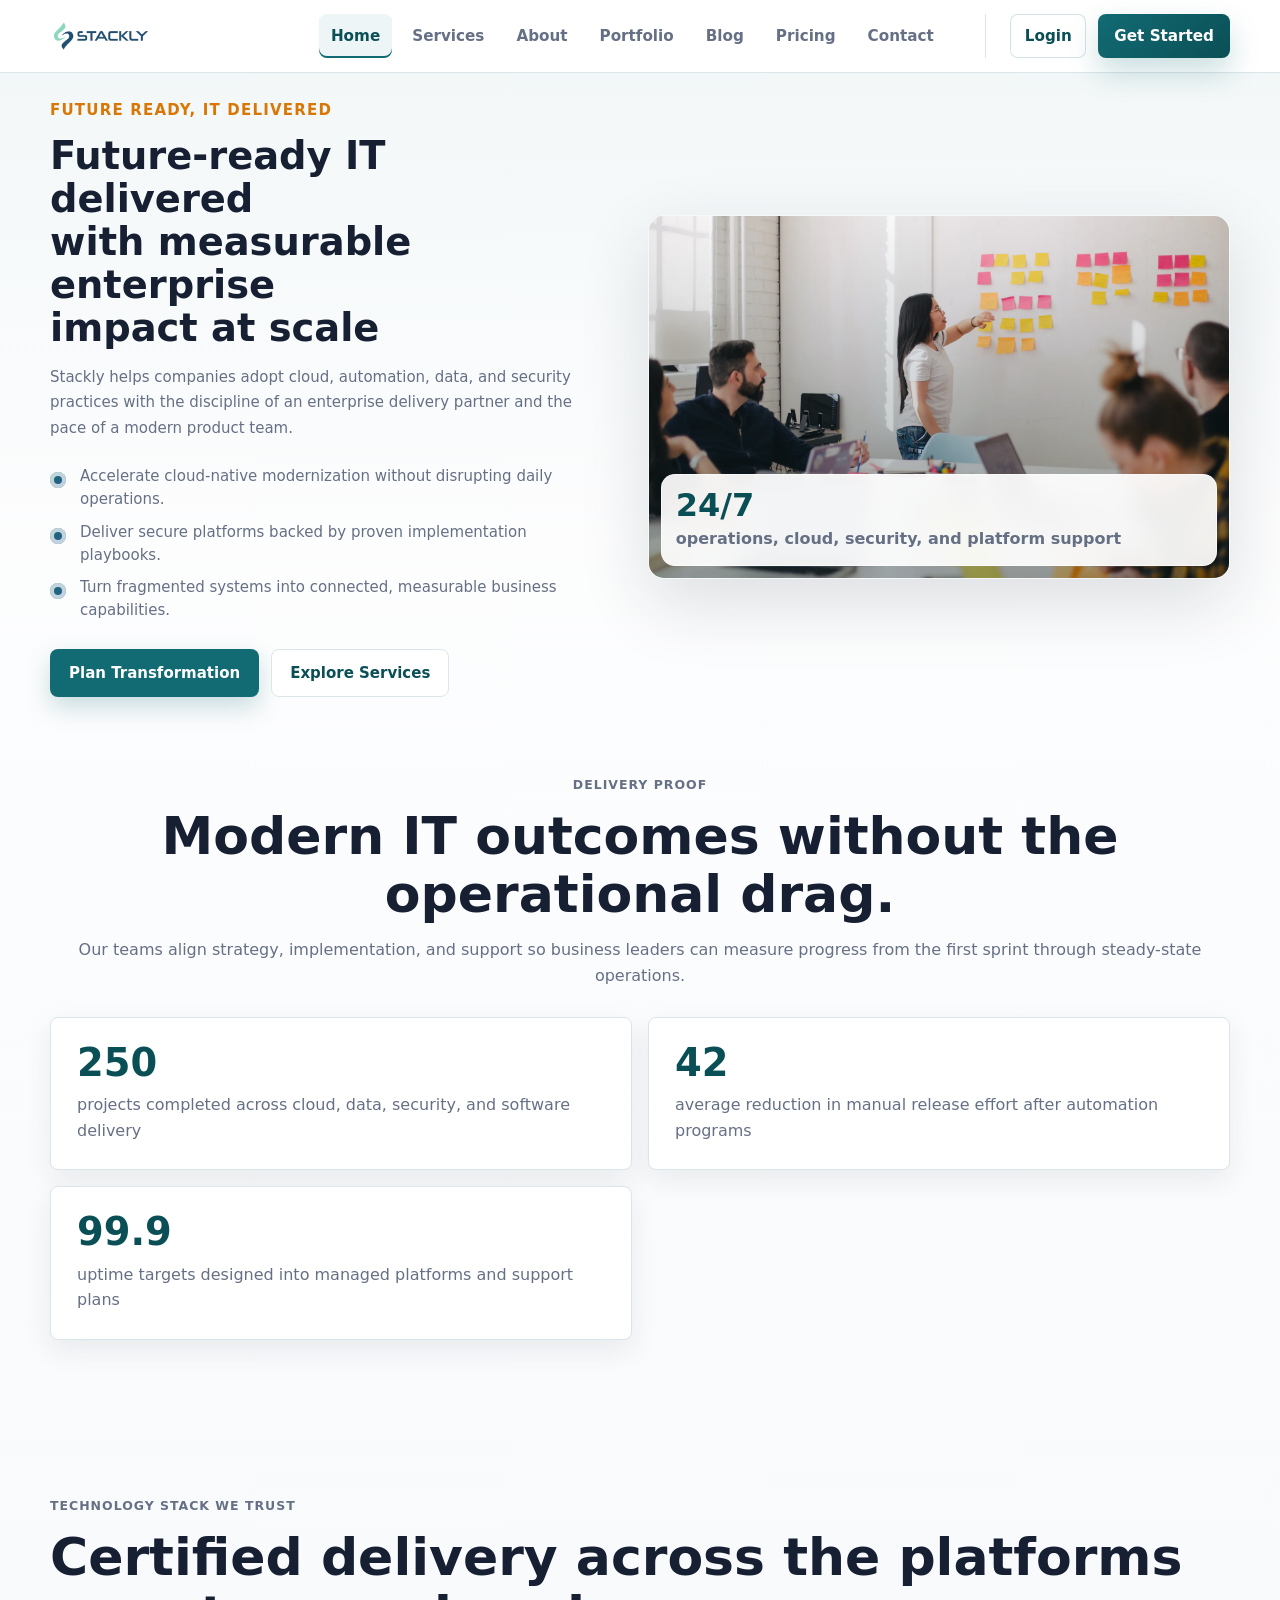
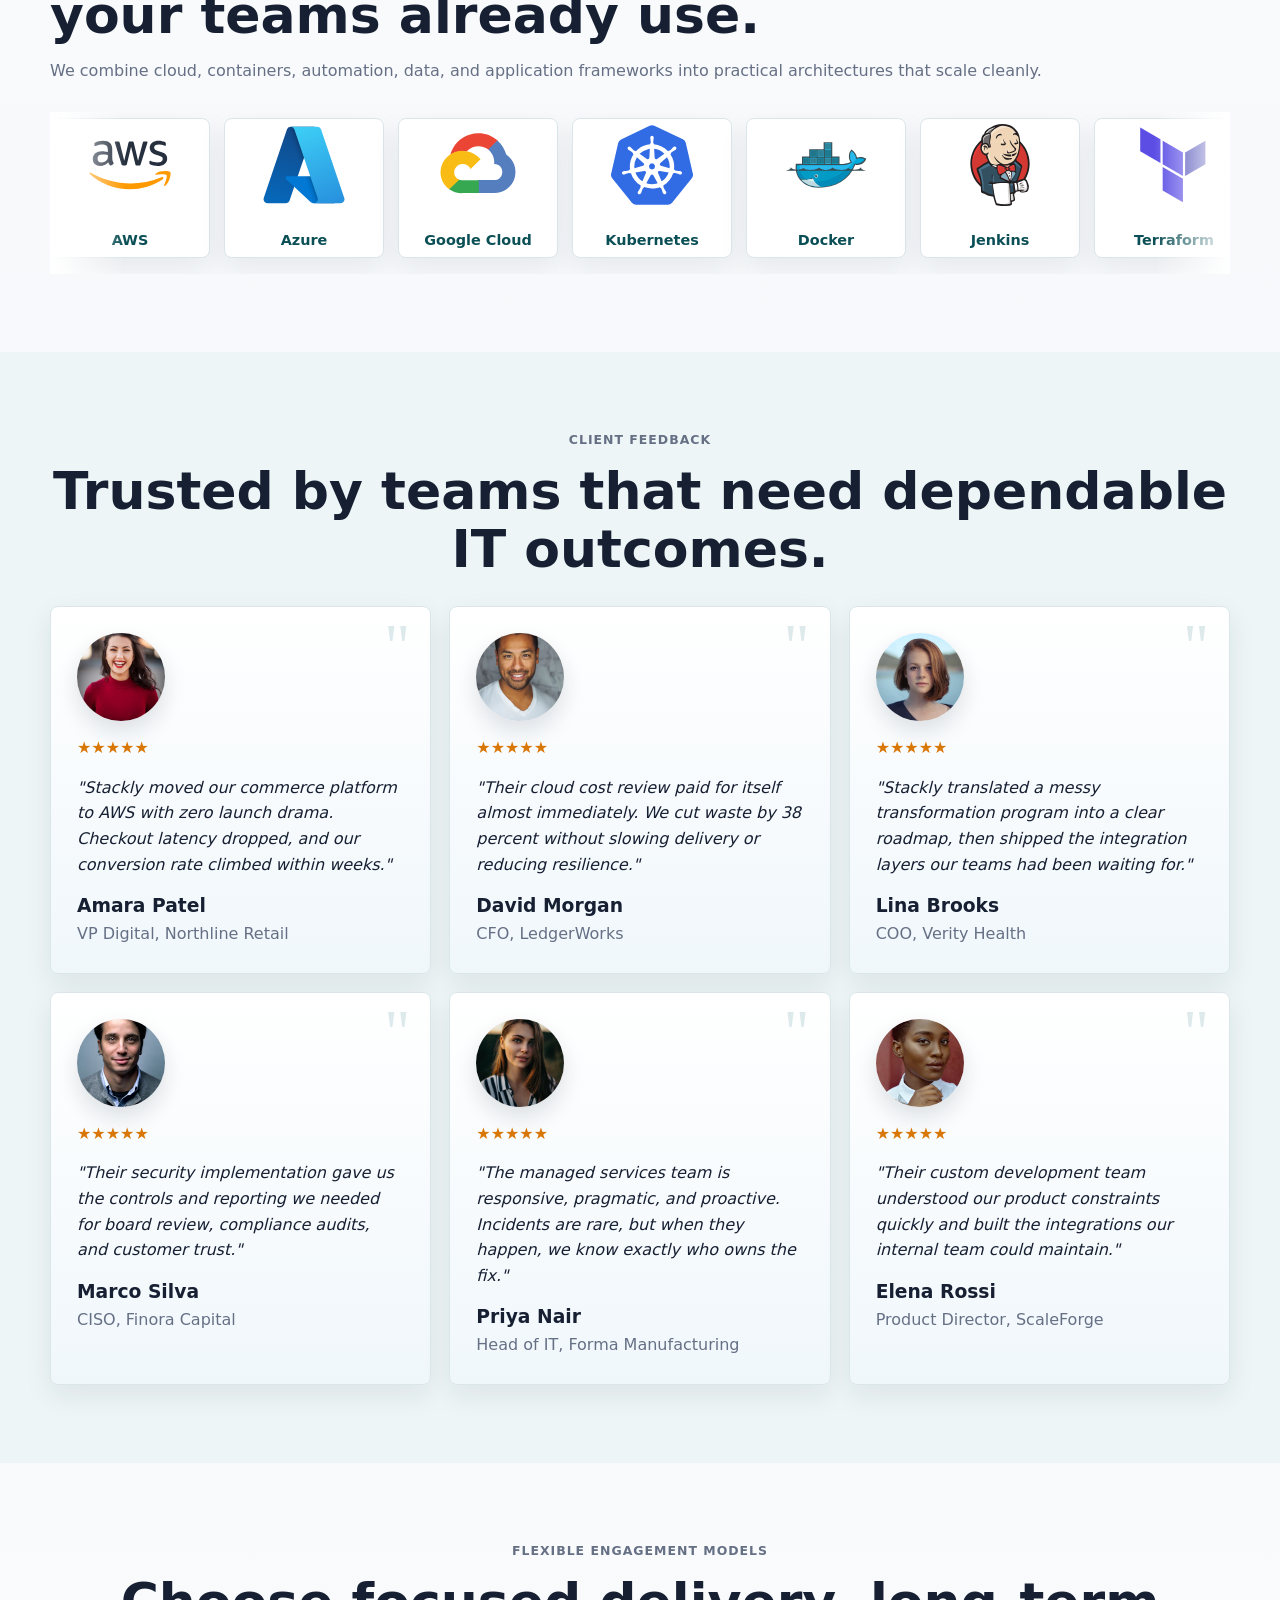
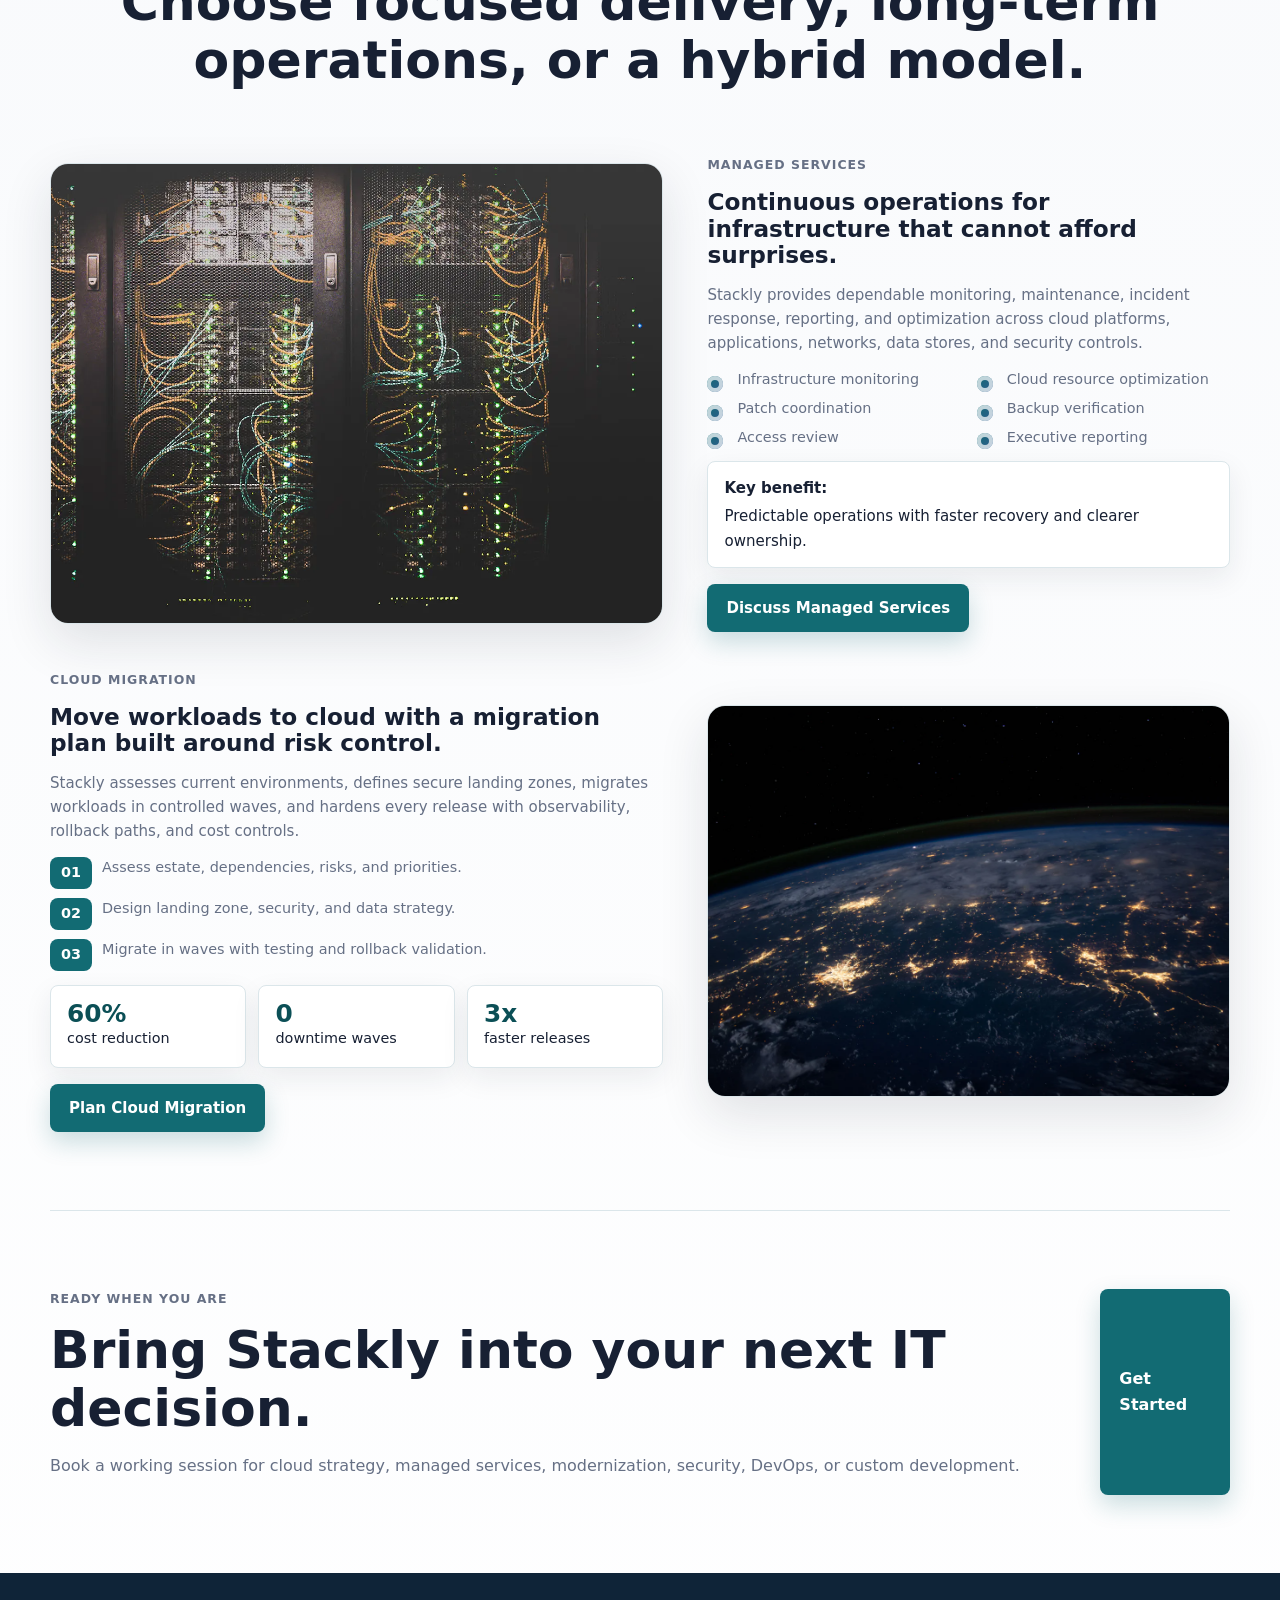
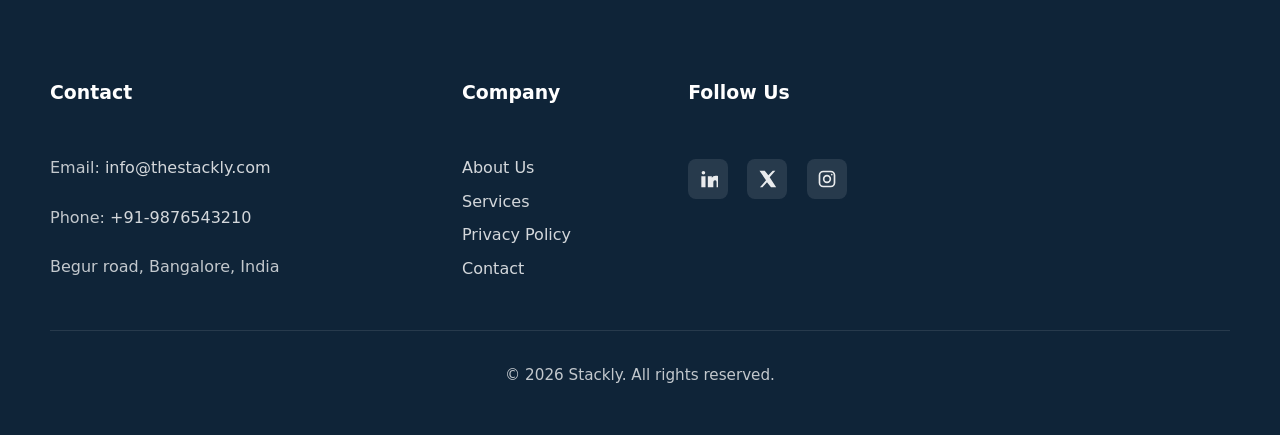
<file: index.html>
<!DOCTYPE html>
<html lang="en">
<head>
  <meta charset="UTF-8">
  <meta name="viewport" content="width=device-width, initial-scale=1.0">
  <meta name="description" content="Stackly delivers enterprise IT services, cloud migration, managed infrastructure, security, DevOps, and custom software for growing organizations.">
  <meta property="og:title" content="Stackly | Enterprise IT Services">
  <meta property="og:description" content="Future-ready IT delivery for cloud, security, automation, and digital transformation.">
  <meta property="og:image" content="assets/photos/hero-it-delivery.webp">
  <title>Stackly | Enterprise IT Services</title>
  <link rel="stylesheet" href="style.css">
  <script type="application/ld+json">
    {
      "@context": "https://schema.org",
      "@type": "Organization",
      "name": "Stackly",
      "url": "https://stackly.example",
      "description": "Enterprise IT services, cloud migration, managed infrastructure, security, DevOps, and custom software delivery.",
      "sameAs": ["https://www.linkedin.com", "https://github.com"]
    }
  </script>
</head>
<body data-page="home" class="preloader-active">
  <div class="preloader" id="preloader">
  <div class="preloader-card">
    
    <div class="preloader-spinner"></div>
    <span class="preloader-label">Stackly</span>
  </div>
</div>
  <header class="site-header">
    <nav class="navbar" aria-label="Main navigation">
<a class="logo" href="index.html" aria-label="Stackly home">
  <img src="assets/stackly-logo.webp" alt="Stackly Logo" class="logo-img">
</a>      <button class="menu-toggle" id="menuToggle" type="button" aria-label="Open menu" aria-expanded="false">
        <span class="menu-bar" aria-hidden="true"></span>
        <span class="menu-bar" aria-hidden="true"></span>
        <span class="menu-bar" aria-hidden="true"></span>
      </button>
      <div class="nav-menu" id="navMenu">
        <ul class="nav-links">
          <li><a href="index.html" data-nav="home">Home</a></li>
          <li><a href="services.html" data-nav="services">Services</a></li>
          <li><a href="about.html" data-nav="about">About</a></li>
          <li><a href="portfolio.html" data-nav="portfolio">Portfolio</a></li>
          <li><a href="blog.html" data-nav="blog">Blog</a></li>
          <li><a href="pricing.html" data-nav="pricing">Pricing</a></li>
          <li><a href="contact.html" data-nav="contact">Contact</a></li>
        </ul>
        <div class="nav-actions" id="authArea"></div>
      </div>
    </nav>
  </header>

  <main>
    <section class="hero hero-it page-fade" id="future-ready">
      <div class="hero-content">
        <p class="eyebrow">Future Ready, IT Delivered</p>
        <h1>Future-ready IT delivered<br>with measurable enterprise<br>impact at scale</h1>
        <p class="hero-subhead">Stackly helps companies adopt cloud, automation, data, and security practices with the discipline of an enterprise delivery partner and the pace of a modern product team.</p>
        <ul class="hero-benefits" aria-label="Stackly key benefits">
          <li><span aria-hidden="true"></span>Accelerate cloud-native modernization without disrupting daily operations.</li>
          <li><span aria-hidden="true"></span>Deliver secure platforms backed by proven implementation playbooks.</li>
          <li><span aria-hidden="true"></span>Turn fragmented systems into connected, measurable business capabilities.</li>
        </ul>
        <div class="hero-actions">
          <a class="btn primary" href="contact.html?service=IT%20Transformation">Plan Transformation</a>
          <a class="btn secondary" href="services.html">Explore Services</a>
        </div>
      </div>
      <figure class="hero-media" aria-label="Technology team working across cloud infrastructure">
        <img src="assets/photos/hero-it-delivery.webp" alt="Professional technology team collaborating around laptops and digital infrastructure" width="1920" height="1080" fetchpriority="high">
        <figcaption>
          <strong>24/7</strong>
          <span>operations, cloud, security, and platform support</span>
        </figcaption>
      </figure>
    </section>

    <section class="section proof-band" aria-labelledby="proof-title">
      <div class="section-heading center">
        <p class="eyebrow">Delivery Proof</p>
        <h2 id="proof-title">Modern IT outcomes without the operational drag.</h2>
        <p>Our teams align strategy, implementation, and support so business leaders can measure progress from the first sprint through steady-state operations.</p>
      </div>
      <div class="metric-grid">
        <article>
          <span data-counter="250">0</span>
          <p>projects completed across cloud, data, security, and software delivery</p>
        </article>
        <article>
          <span data-counter="42">0</span>
          <p>average reduction in manual release effort after automation programs</p>
        </article>
        <article>
          <span data-counter="99.9">0</span>
          <p>uptime targets designed into managed platforms and support plans</p>
        </article>
      </div>
    </section>

    <section class="section" aria-labelledby="stack-title">
      <div class="section-heading">
        <p class="eyebrow">Technology Stack We Trust</p>
        <h2 id="stack-title">Certified delivery across the platforms your teams already use.</h2>
        <p>We combine cloud, containers, automation, data, and application frameworks into practical architectures that scale cleanly.</p>
      </div>
      <div class="tech-carousel-wrap">
        <div class="tech-carousel" id="techCarousel" aria-label="Technology logo carousel">
          <div class="logo-track">
            <article class="logo-card" title="Amazon Web Services"><img src="assets/logos/aws.svg" alt="Amazon Web Services logo" loading="lazy"><span>AWS</span></article>
            <article class="logo-card" title="Microsoft Azure"><img src="assets/logos/azure.svg" alt="Microsoft Azure logo" loading="lazy"><span>Azure</span></article>
            <article class="logo-card" title="Google Cloud"><img src="assets/logos/googlecloud.svg" alt="Google Cloud logo" loading="lazy"><span>Google Cloud</span></article>
            <article class="logo-card" title="Kubernetes"><img src="assets/logos/kubernetes.svg" alt="Kubernetes logo" loading="lazy"><span>Kubernetes</span></article>
            <article class="logo-card" title="Docker"><img src="assets/logos/docker.svg" alt="Docker logo" loading="lazy"><span>Docker</span></article>
            <article class="logo-card" title="Jenkins"><img src="assets/logos/jenkins.svg" alt="Jenkins logo" loading="lazy"><span>Jenkins</span></article>
            <article class="logo-card" title="Terraform"><img src="assets/logos/terraform.svg" alt="Terraform logo" loading="lazy"><span>Terraform</span></article>
            <article class="logo-card" title="GitHub"><img src="assets/logos/github.svg" alt="GitHub logo" loading="lazy"><span>GitHub</span></article>
            <article class="logo-card" title="GitLab"><img src="assets/logos/gitlab.svg" alt="GitLab logo" loading="lazy"><span>GitLab</span></article>
            <article class="logo-card" title="React"><img src="assets/logos/react.svg" alt="React logo" loading="lazy"><span>React</span></article>
            <article class="logo-card" title="Node.js"><img src="assets/logos/nodejs.svg" alt="Node.js logo" loading="lazy"><span>Node.js</span></article>
            <article class="logo-card" title="Python"><img src="assets/logos/python.svg" alt="Python logo" loading="lazy"><span>Python</span></article>
            <article class="logo-card" title="PostgreSQL"><img src="assets/logos/postgresql.svg" alt="PostgreSQL logo" loading="lazy"><span>PostgreSQL</span></article>
            <article class="logo-card" title="MongoDB"><img src="assets/logos/mongodb.svg" alt="MongoDB logo" loading="lazy"><span>MongoDB</span></article>
            <article class="logo-card" title="Redis"><img src="assets/logos/redis.svg" alt="Redis logo" loading="lazy"><span>Redis</span></article>
          </div>
        </div>
      </div>
    </section>

    <section class="section muted" aria-labelledby="testimonials-title">
      <div class="section-heading center">
        <p class="eyebrow">Client Feedback</p>
        <h2 id="testimonials-title">Trusted by teams that need dependable IT outcomes.</h2>
      </div>
      <div class="testimonial-grid">
        <article class="testimonial-card">
          <img src="assets/photos/testimonial-amara.webp" alt="Portrait of Amara Patel" loading="lazy">
          <div class="rating" aria-label="5 out of 5 stars">&#9733;&#9733;&#9733;&#9733;&#9733;</div>
          <p>"Stackly moved our commerce platform to AWS with zero launch drama. Checkout latency dropped, and our conversion rate climbed within weeks."</p>
          <h3>Amara Patel</h3>
          <span>VP Digital, Northline Retail</span>
        </article>
        <article class="testimonial-card">
          <img src="assets/photos/testimonial-david.webp" alt="Portrait of David Morgan" loading="lazy">
          <div class="rating" aria-label="5 out of 5 stars">&#9733;&#9733;&#9733;&#9733;&#9733;</div>
          <p>"Their cloud cost review paid for itself almost immediately. We cut waste by 38 percent without slowing delivery or reducing resilience."</p>
          <h3>David Morgan</h3>
          <span>CFO, LedgerWorks</span>
        </article>
        <article class="testimonial-card">
          <img src="assets/photos/testimonial-lina.webp" alt="Portrait of Lina Brooks" loading="lazy">
          <div class="rating" aria-label="5 out of 5 stars">&#9733;&#9733;&#9733;&#9733;&#9733;</div>
          <p>"Stackly translated a messy transformation program into a clear roadmap, then shipped the integration layers our teams had been waiting for."</p>
          <h3>Lina Brooks</h3>
          <span>COO, Verity Health</span>
        </article>
        <article class="testimonial-card">
          <img src="assets/photos/testimonial-marco.webp" alt="Portrait of Marco Silva" loading="lazy">
          <div class="rating" aria-label="5 out of 5 stars">&#9733;&#9733;&#9733;&#9733;&#9733;</div>
          <p>"Their security implementation gave us the controls and reporting we needed for board review, compliance audits, and customer trust."</p>
          <h3>Marco Silva</h3>
          <span>CISO, Finora Capital</span>
        </article>
        <article class="testimonial-card">
          <img src="assets/photos/testimonial-priya.webp" alt="Portrait of Priya Nair" loading="lazy">
          <div class="rating" aria-label="5 out of 5 stars">&#9733;&#9733;&#9733;&#9733;&#9733;</div>
          <p>"The managed services team is responsive, pragmatic, and proactive. Incidents are rare, but when they happen, we know exactly who owns the fix."</p>
          <h3>Priya Nair</h3>
          <span>Head of IT, Forma Manufacturing</span>
        </article>
        <article class="testimonial-card">
          <img src="assets/photos/testimonial-elena.webp" alt="Portrait of Elena Rossi" loading="lazy">
          <div class="rating" aria-label="5 out of 5 stars">&#9733;&#9733;&#9733;&#9733;&#9733;</div>
          <p>"Their custom development team understood our product constraints quickly and built the integrations our internal team could maintain."</p>
          <h3>Elena Rossi</h3>
          <span>Product Director, ScaleForge</span>
        </article>
      </div>
    </section>

    <section class="section engagement-section" aria-labelledby="engagement-title">
      <div class="section-heading center">
        <p class="eyebrow">Flexible Engagement Models</p>
        <h2 id="engagement-title">Choose focused delivery, long-term operations, or a hybrid model.</h2>
      </div>

      <article class="engagement-row" id="managed-services">
        <div class="engagement-image">
          <img src="assets/photos/managed-services.webp" alt="Server monitoring and IT operations environment" loading="lazy">
        </div>
        <div class="engagement-copy">
          <p class="eyebrow">Managed Services</p>
          <h3>Continuous operations for infrastructure that cannot afford surprises.</h3>
          <p>Stackly provides dependable monitoring, maintenance, incident response, reporting, and optimization across cloud platforms, applications, networks, data stores, and security controls.</p>
          <ul class="icon-list two-column">
            <li>Infrastructure monitoring</li>
            <li>Cloud resource optimization</li>
            <li>Patch coordination</li>
            <li>Backup verification</li>
            <li>Access review</li>
            <li>Executive reporting</li>
          </ul>
          <div class="highlight-strip">
            <strong>Key benefit:</strong>
            <span>Predictable operations with faster recovery and clearer ownership.</span>
          </div>
          <a class="btn primary" href="contact.html?service=Managed%20Services">Discuss Managed Services</a>
        </div>
      </article>

      <article class="engagement-row reverse" id="cloud-migration">
        <div class="engagement-image">
          <img src="assets/photos/cloud-migration.webp" alt="Cloud infrastructure and digital network concept" loading="lazy">
        </div>
        <div class="engagement-copy">
          <p class="eyebrow">Cloud Migration</p>
          <h3>Move workloads to cloud with a migration plan built around risk control.</h3>
          <p>Stackly assesses current environments, defines secure landing zones, migrates workloads in controlled waves, and hardens every release with observability, rollback paths, and cost controls.</p>
          <ol class="timeline-list" aria-label="Cloud migration methodology">
            <li><span>01</span>Assess estate, dependencies, risks, and priorities.</li>
            <li><span>02</span>Design landing zone, security, and data strategy.</li>
            <li><span>03</span>Migrate in waves with testing and rollback validation.</li>
          </ol>
          <div class="result-grid">
            <div><strong>60%</strong><span>cost reduction</span></div>
            <div><strong>0</strong><span>downtime waves</span></div>
            <div><strong>3x</strong><span>faster releases</span></div>
          </div>
          <a class="btn primary" href="contact.html?service=Cloud%20Migration">Plan Cloud Migration</a>
        </div>
      </article>
    </section>

    <section class="section cta-band" aria-labelledby="cta-title">
      <div>
        <p class="eyebrow">Ready When You Are</p>
        <h2 id="cta-title">Bring Stackly into your next IT decision.</h2>
        <p>Book a working session for cloud strategy, managed services, modernization, security, DevOps, or custom development.</p>
      </div>
      <a class="btn primary" href="contact.html">Get Started</a>
    </section>
  </main>

   <footer class="site-footer">
  <div class="container footer-grid">

    <!-- Contact -->
    <div class="footer-section footer-contact-section">
      <h4>Contact</h4>
      <p>
        Email:
        <a href="mailto:info@thestackly.com">info@thestackly.com</a>
      </p>
      <p>
        Phone:
        <a href="tel:+919876543210">+91-9876543210</a>
      </p>
      <p>Begur road, Bangalore, India</p>
    </div>

    <!-- Company -->
    <div class="footer-section footer-company">
      <h4>Company</h4>
      <ul>
        <li><a href="about.html">About Us</a></li>
        <li><a href="services.html">Services</a></li>
        <li><a href="privacy.html">Privacy Policy</a></li>
        <li><a href="contact.html">Contact</a></li>
      </ul>
    </div>

    <!-- Social Media -->
    <div class="footer-section footer-social-section">
      <h4>Follow Us</h4>
      <div class="social-links">
        <a href="https://linkedin.com" aria-label="LinkedIn" target="_blank">
          <svg class="social-icon" viewBox="0 0 24 24" width="24" height="24">
            <path fill="currentColor" d="M6.5 6.7A2.2 2.2 0 1 1 6.5 2.3a2.2 2.2 0 0 1 0 4.4ZM4 21.8V8.6h5v13.2H4Zm7.8 0V8.6h4.8v1.8h.1c.7-1.2 2.3-2.3 4.7-2.3c5 0 5.9 3.3 5.9 7.6v6.1h-5v-5.4c0-1.3 0-3-1.8-3s-2.1 1.4-2.1 2.9v5.5h-5Z"/>
          </svg>
        </a>
        <a href="https://twitter.com" aria-label="Twitter" target="_blank">
          <svg class="social-icon" viewBox="0 0 24 24" width="24" height="24">
            <path fill="currentColor" d="M18.9 2H22l-6.8 7.8L23 22h-6.2l-4.8-6.2L6.6 22H3.5l7.3-8.4L3 2h6.3l4.3 5.6L18.9 2Z"/>
          </svg>
        </a>
        <a href="https://instagram.com" aria-label="Instagram" target="_blank">
          <svg class="social-icon" viewBox="0 0 24 24" width="24" height="24">
            <path fill="currentColor" d="M7.5 2h9A5.5 5.5 0 0 1 22 7.5v9A5.5 5.5 0 0 1 16.5 22h-9A5.5 5.5 0 0 1 2 16.5v-9A5.5 5.5 0 0 1 7.5 2Zm0 2A3.5 3.5 0 0 0 4 7.5v9A3.5 3.5 0 0 0 7.5 20h9a3.5 3.5 0 0 0 3.5-3.5v-9A3.5 3.5 0 0 0 16.5 4h-9Zm10.25 1.75a1 1 0 1 1 0 2a1 1 0 0 1 0-2ZM12 7a5 5 0 1 1 0 10a5 5 0 0 1 0-10Zm0 2a3 3 0 1 0 0 6a3 3 0 0 0 0-6Z"/>
          </svg>
        </a>
      </div>
    </div>

  </div>

  <!-- Footer Bottom -->
  <div class="container footer-bottom">
    <span>
      &copy; 2026 Stackly. All rights reserved.
    </span>
  </div>
</footer>

  <script src="script.js"></script>
</body>
</html>
</file>
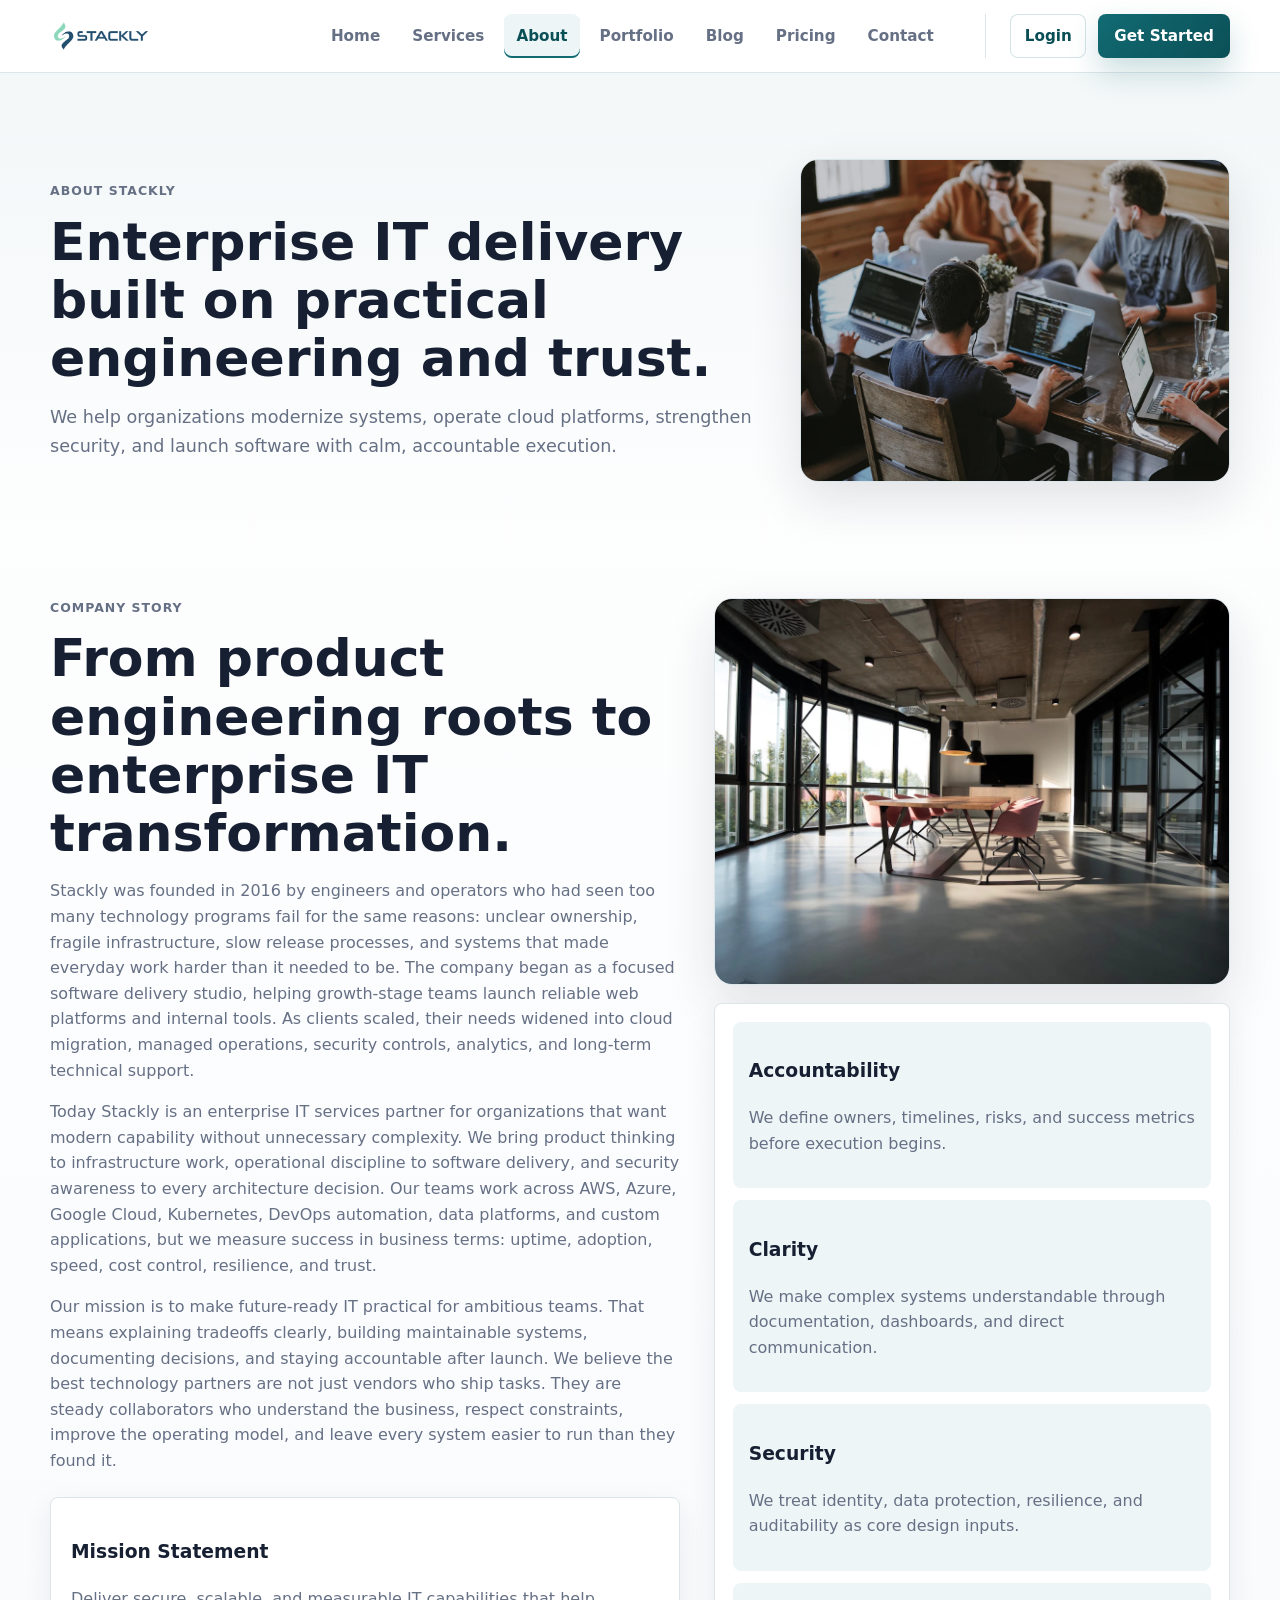
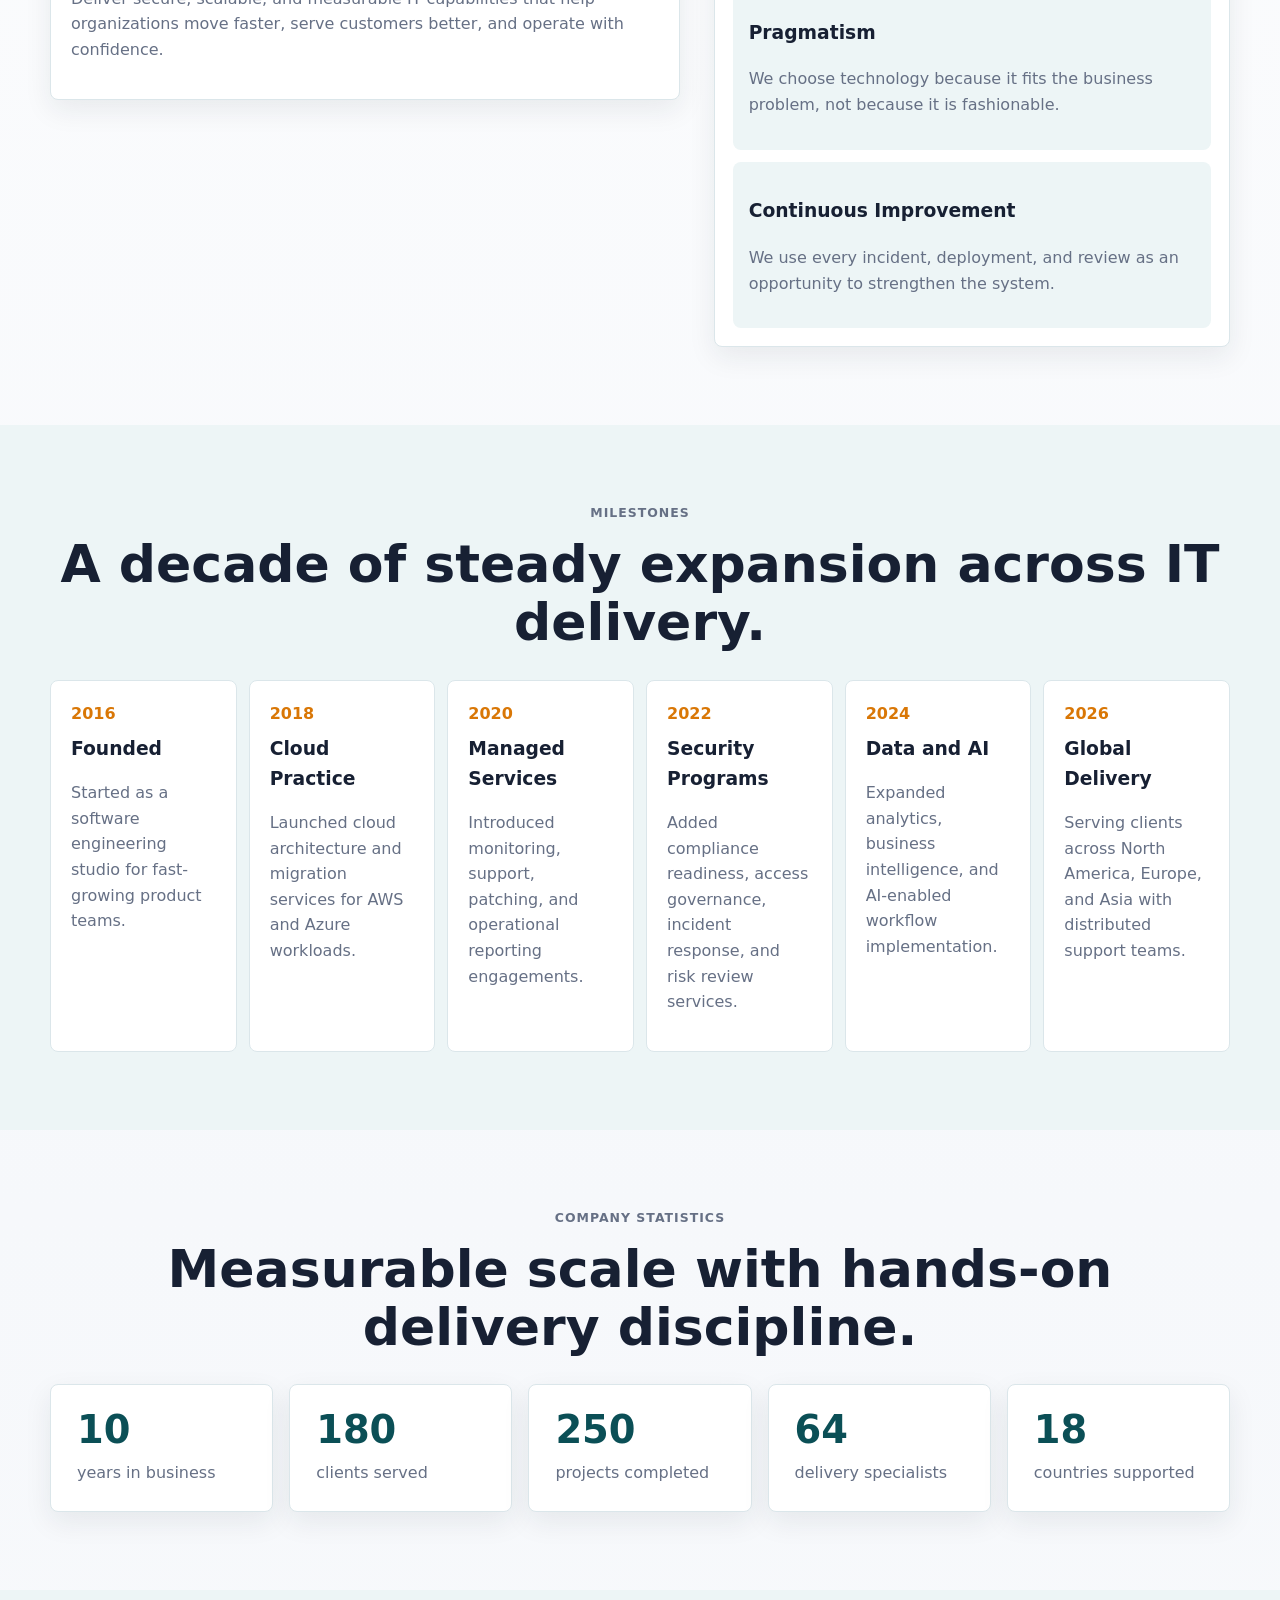
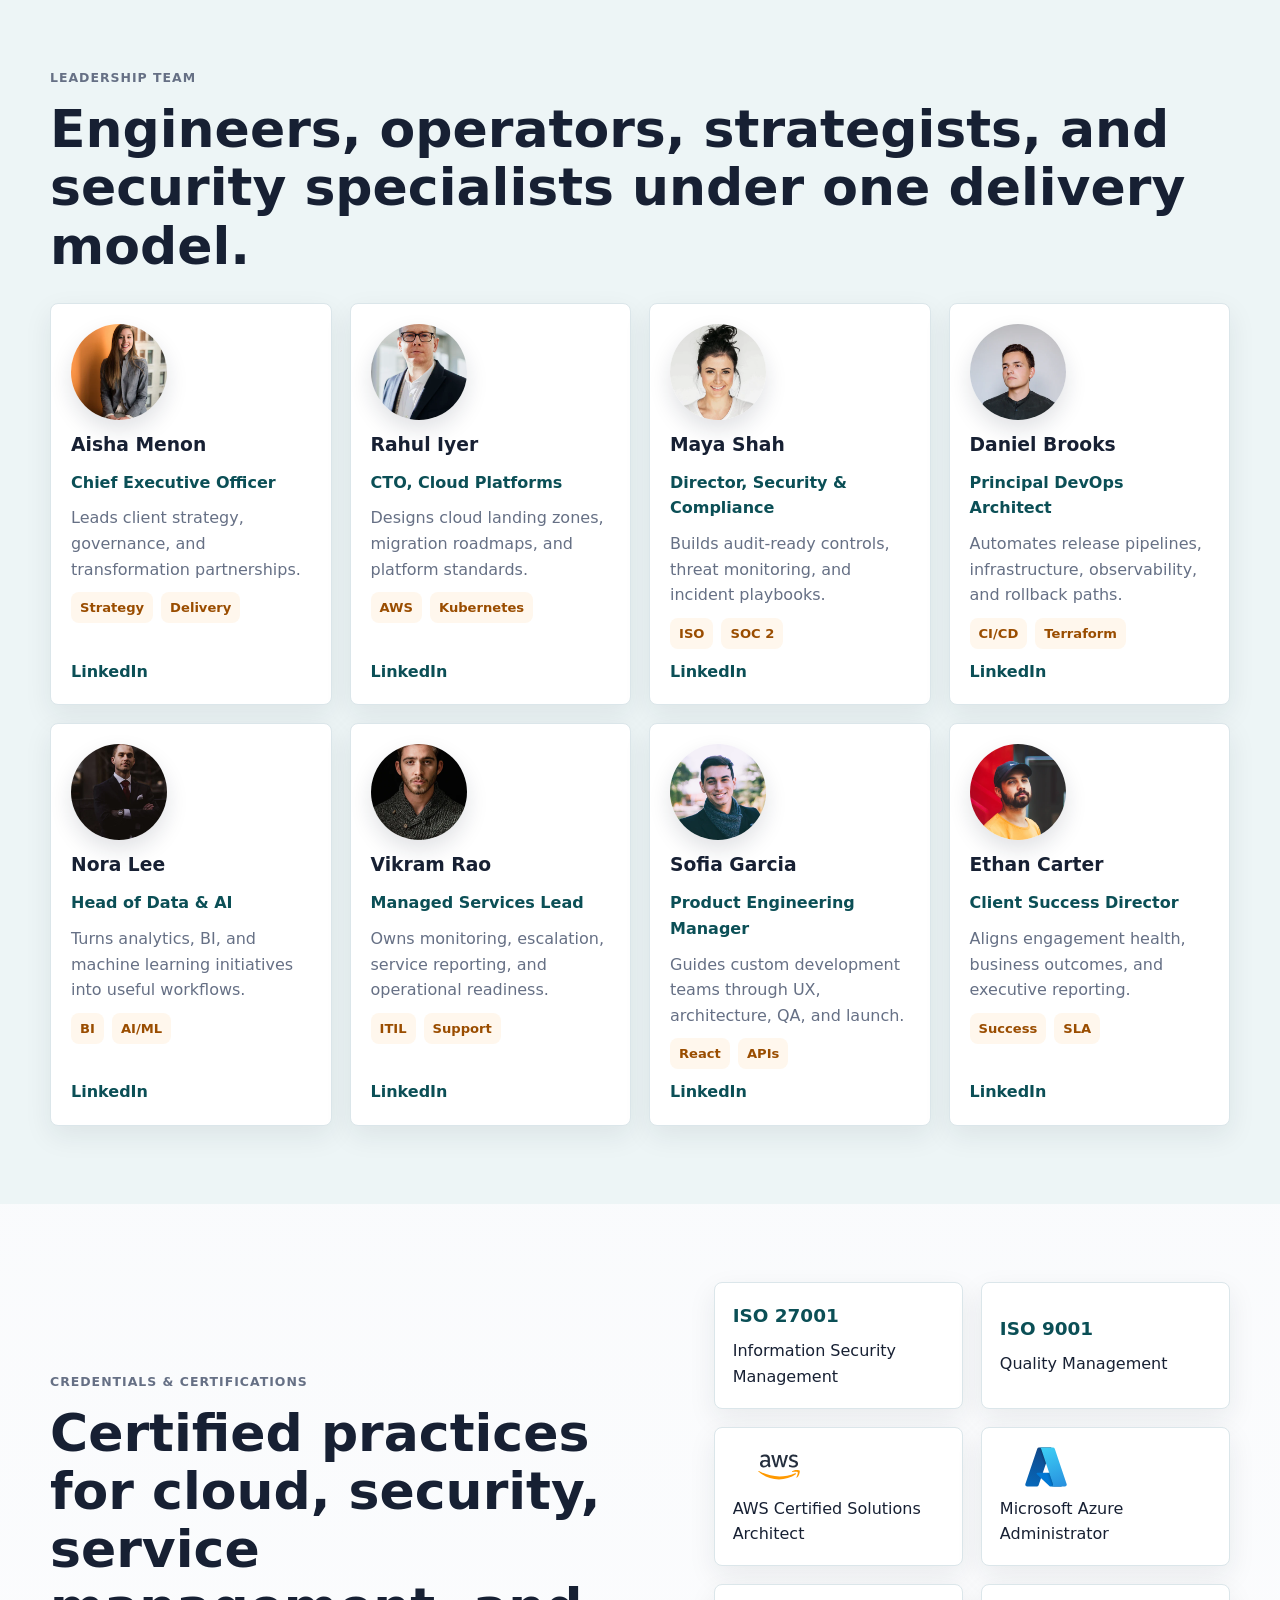
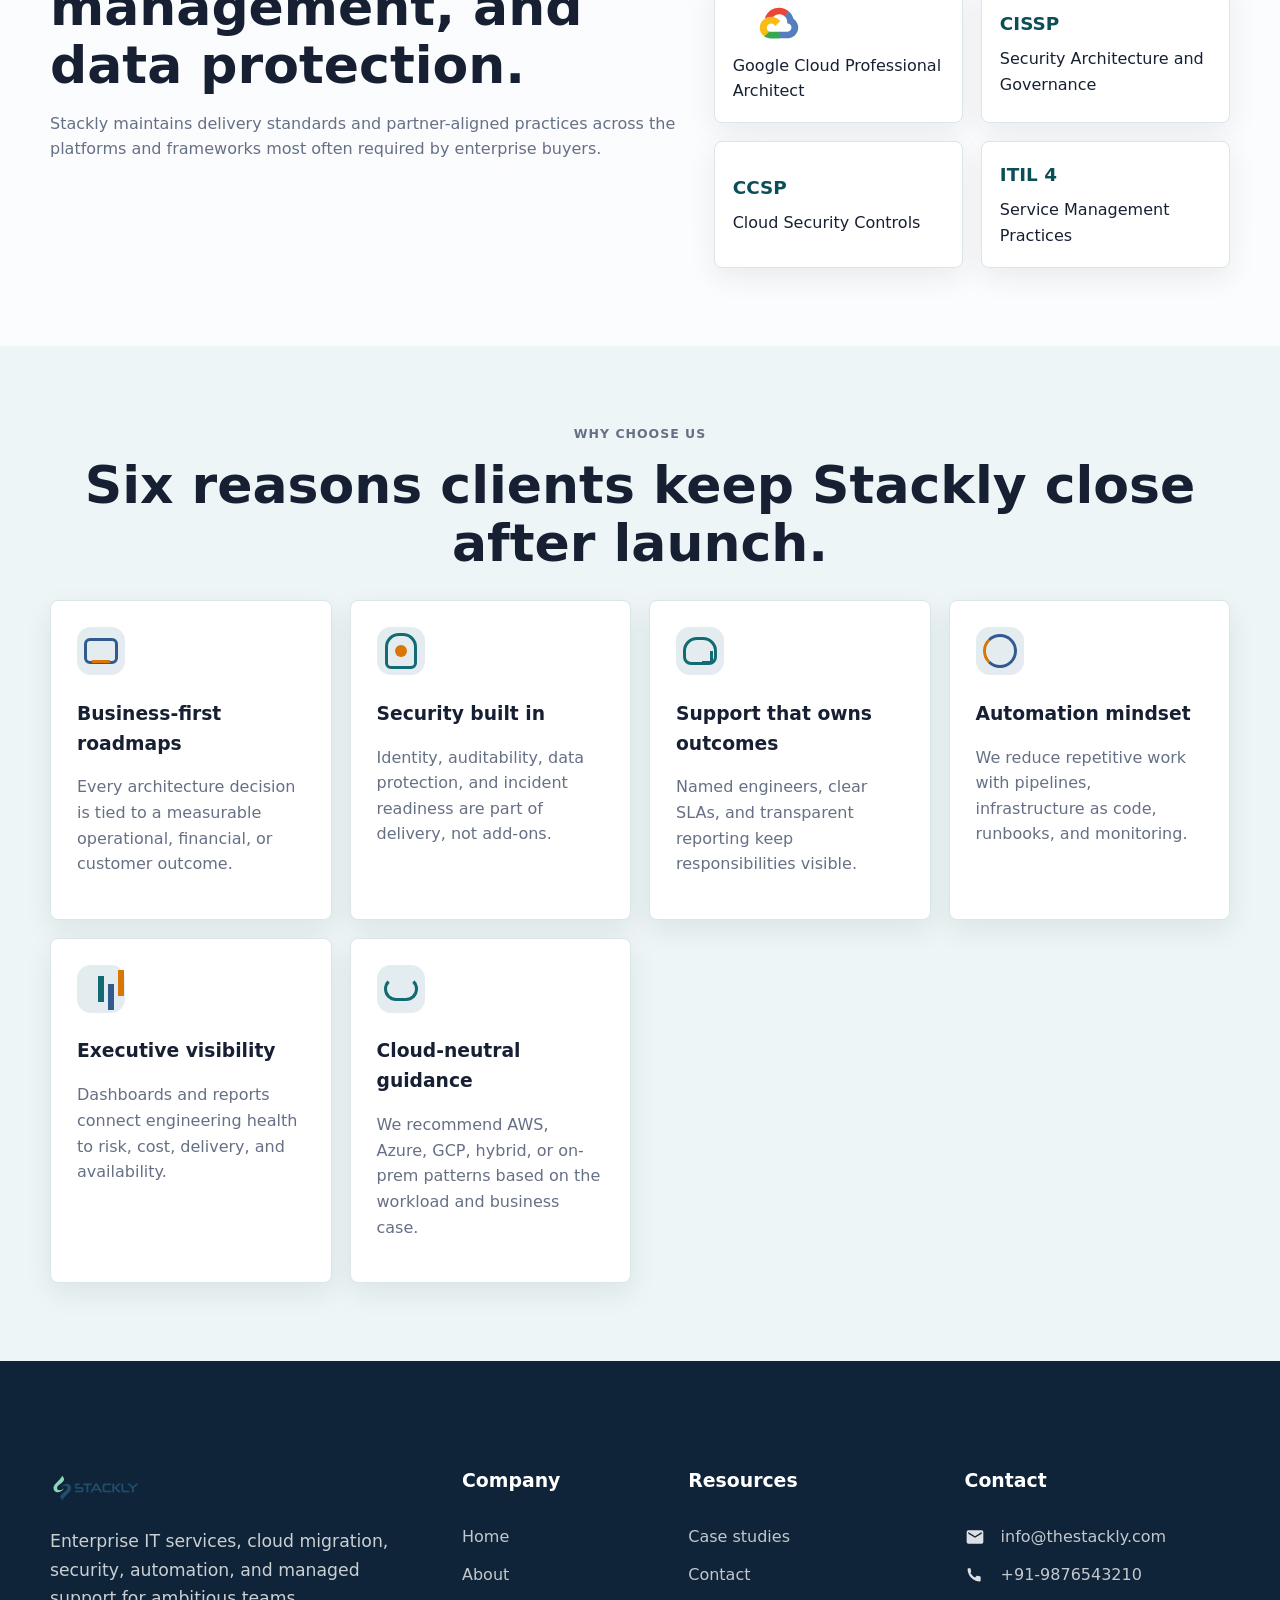
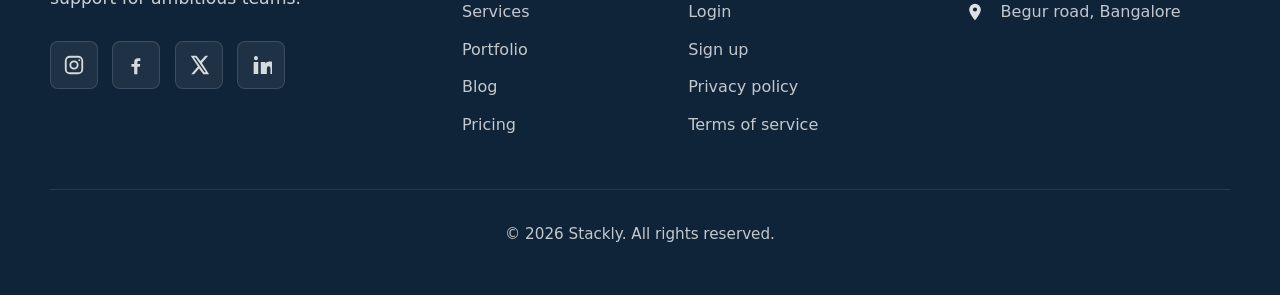
<file: about.html>
<!DOCTYPE html>
<html lang="en">
<head>
  <meta charset="UTF-8">
  <meta name="viewport" content="width=device-width, initial-scale=1.0">
  <meta name="description" content="Learn about Stackly, an enterprise IT services company delivering cloud migration, managed services, security, automation, analytics, and custom development.">
  <meta property="og:title" content="About Stackly | Enterprise IT Delivery Team">
  <meta property="og:description" content="Meet the people, values, certifications, and milestones behind Stackly's IT services practice.">
  <meta property="og:image" content="assets/photos/about-team.webp">
  <title>About Stackly | Enterprise IT Delivery Team</title>
  <link rel="stylesheet" href="style.css">
</head>
<body data-page="about">
  <header class="site-header">
    <nav class="navbar" aria-label="Main navigation">
      <a class="logo" href="index.html" aria-label="Stackly home"><img src="assets/stackly-logo.webp" alt="Stackly Logo" class="logo__img" width="280" height="64"></a>
      <button class="menu-toggle" id="menuToggle" type="button" aria-label="Open menu" aria-expanded="false">
        <span class="menu-bar" aria-hidden="true"></span>
        <span class="menu-bar" aria-hidden="true"></span>
        <span class="menu-bar" aria-hidden="true"></span>
      </button>
      <div class="nav-menu" id="navMenu">
        <ul class="nav-links">
          <li><a href="index.html" data-nav="home">Home</a></li>
          <li><a href="services.html" data-nav="services">Services</a></li>
          <li><a href="about.html" data-nav="about">About</a></li>
          <li><a href="portfolio.html" data-nav="portfolio">Portfolio</a></li>
          <li><a href="blog.html" data-nav="blog">Blog</a></li>
          <li><a href="pricing.html" data-nav="pricing">Pricing</a></li>
          <li><a href="contact.html" data-nav="contact">Contact</a></li>
        </ul>
        <div class="nav-actions" id="authArea"></div>
      </div>
    </nav>
  </header>

  <main>
    <section class="page-hero visual-hero page-fade">
      <div>
        <p class="eyebrow">About Stackly</p>
        <h1>Enterprise IT delivery built on practical engineering and trust.</h1>
        <p>We help organizations modernize systems, operate cloud platforms, strengthen security, and launch software with calm, accountable execution.</p>
      </div>
      <img src="assets/photos/about-team.webp" alt="Stackly team collaborating in a modern office" width="1400" height="900" fetchpriority="high">
    </section>

    <section class="section story-section" aria-labelledby="story-title">
      <div class="story-copy">
        <p class="eyebrow">Company Story</p>
        <h2 id="story-title">From product engineering roots to enterprise IT transformation.</h2>
        <p>Stackly was founded in 2016 by engineers and operators who had seen too many technology programs fail for the same reasons: unclear ownership, fragile infrastructure, slow release processes, and systems that made everyday work harder than it needed to be. The company began as a focused software delivery studio, helping growth-stage teams launch reliable web platforms and internal tools. As clients scaled, their needs widened into cloud migration, managed operations, security controls, analytics, and long-term technical support.</p>
        <p>Today Stackly is an enterprise IT services partner for organizations that want modern capability without unnecessary complexity. We bring product thinking to infrastructure work, operational discipline to software delivery, and security awareness to every architecture decision. Our teams work across AWS, Azure, Google Cloud, Kubernetes, DevOps automation, data platforms, and custom applications, but we measure success in business terms: uptime, adoption, speed, cost control, resilience, and trust.</p>
        <p>Our mission is to make future-ready IT practical for ambitious teams. That means explaining tradeoffs clearly, building maintainable systems, documenting decisions, and staying accountable after launch. We believe the best technology partners are not just vendors who ship tasks. They are steady collaborators who understand the business, respect constraints, improve the operating model, and leave every system easier to run than they found it.</p>
        <div class="mission-card">
          <h3>Mission Statement</h3>
          <p>Deliver secure, scalable, and measurable IT capabilities that help organizations move faster, serve customers better, and operate with confidence.</p>
        </div>
      </div>
      <aside class="story-visual">
        <img src="assets/photos/about-office.webp" alt="Modern office environment with collaborative workspaces" loading="lazy">
        <div class="values-panel">
          <article><h3>Accountability</h3><p>We define owners, timelines, risks, and success metrics before execution begins.</p></article>
          <article><h3>Clarity</h3><p>We make complex systems understandable through documentation, dashboards, and direct communication.</p></article>
          <article><h3>Security</h3><p>We treat identity, data protection, resilience, and auditability as core design inputs.</p></article>
          <article><h3>Pragmatism</h3><p>We choose technology because it fits the business problem, not because it is fashionable.</p></article>
          <article><h3>Continuous Improvement</h3><p>We use every incident, deployment, and review as an opportunity to strengthen the system.</p></article>
        </div>
      </aside>
    </section>

    <section class="section muted" aria-labelledby="timeline-title">
      <div class="section-heading center">
        <p class="eyebrow">Milestones</p>
        <h2 id="timeline-title">A decade of steady expansion across IT delivery.</h2>
      </div>
      <div class="timeline">
        <article><span>2016</span><h3>Founded</h3><p>Started as a software engineering studio for fast-growing product teams.</p></article>
        <article><span>2018</span><h3>Cloud Practice</h3><p>Launched cloud architecture and migration services for AWS and Azure workloads.</p></article>
        <article><span>2020</span><h3>Managed Services</h3><p>Introduced monitoring, support, patching, and operational reporting engagements.</p></article>
        <article><span>2022</span><h3>Security Programs</h3><p>Added compliance readiness, access governance, incident response, and risk review services.</p></article>
        <article><span>2024</span><h3>Data and AI</h3><p>Expanded analytics, business intelligence, and AI-enabled workflow implementation.</p></article>
        <article><span>2026</span><h3>Global Delivery</h3><p>Serving clients across North America, Europe, and Asia with distributed support teams.</p></article>
      </div>
    </section>

    <section class="section" aria-labelledby="stats-title">
      <div class="section-heading center">
        <p class="eyebrow">Company Statistics</p>
        <h2 id="stats-title">Measurable scale with hands-on delivery discipline.</h2>
      </div>
      <div class="stat-grid">
        <article><span data-counter="10">0</span><p>years in business</p></article>
        <article><span data-counter="180">0</span><p>clients served</p></article>
        <article><span data-counter="250">0</span><p>projects completed</p></article>
        <article><span data-counter="64">0</span><p>delivery specialists</p></article>
        <article><span data-counter="18">0</span><p>countries supported</p></article>
      </div>
    </section>

    <section class="section muted" aria-labelledby="team-title">
      <div class="section-heading">
        <p class="eyebrow">Leadership Team</p>
        <h2 id="team-title">Engineers, operators, strategists, and security specialists under one delivery model.</h2>
      </div>
      <div class="team-grid expanded">
        <article class="team-card">
          <img src="assets/photos/team-aisha.webp" alt="Aisha Menon headshot" loading="lazy">
          <h3>Aisha Menon</h3>
          <p>Chief Executive Officer</p>
          <span>Leads client strategy, governance, and transformation partnerships.</span>
          <div class="tag-list"><span>Strategy</span><span>Delivery</span></div>
          <a href="https://www.linkedin.com/" aria-label="Aisha Menon LinkedIn profile">LinkedIn</a>
        </article>
        <article class="team-card">
          <img src="assets/photos/team-rahul.webp" alt="Rahul Iyer headshot" loading="lazy">
          <h3>Rahul Iyer</h3>
          <p>CTO, Cloud Platforms</p>
          <span>Designs cloud landing zones, migration roadmaps, and platform standards.</span>
          <div class="tag-list"><span>AWS</span><span>Kubernetes</span></div>
          <a href="https://www.linkedin.com/" aria-label="Rahul Iyer LinkedIn profile">LinkedIn</a>
        </article>
        <article class="team-card">
          <img src="assets/photos/team-maya.webp" alt="Maya Shah headshot" loading="lazy">
          <h3>Maya Shah</h3>
          <p>Director, Security &amp; Compliance</p>
          <span>Builds audit-ready controls, threat monitoring, and incident playbooks.</span>
          <div class="tag-list"><span>ISO</span><span>SOC 2</span></div>
          <a href="https://www.linkedin.com/" aria-label="Maya Shah LinkedIn profile">LinkedIn</a>
        </article>
        <article class="team-card">
          <img src="assets/photos/team-daniel.webp" alt="Daniel Brooks headshot" loading="lazy">
          <h3>Daniel Brooks</h3>
          <p>Principal DevOps Architect</p>
          <span>Automates release pipelines, infrastructure, observability, and rollback paths.</span>
          <div class="tag-list"><span>CI/CD</span><span>Terraform</span></div>
          <a href="https://www.linkedin.com/" aria-label="Daniel Brooks LinkedIn profile">LinkedIn</a>
        </article>
        <article class="team-card">
          <img src="assets/photos/team-nora.webp" alt="Nora Lee headshot" loading="lazy">
          <h3>Nora Lee</h3>
          <p>Head of Data &amp; AI</p>
          <span>Turns analytics, BI, and machine learning initiatives into useful workflows.</span>
          <div class="tag-list"><span>BI</span><span>AI/ML</span></div>
          <a href="https://www.linkedin.com/" aria-label="Nora Lee LinkedIn profile">LinkedIn</a>
        </article>
        <article class="team-card">
          <img src="assets/photos/team-vikram.webp" alt="Vikram Rao headshot" loading="lazy">
          <h3>Vikram Rao</h3>
          <p>Managed Services Lead</p>
          <span>Owns monitoring, escalation, service reporting, and operational readiness.</span>
          <div class="tag-list"><span>ITIL</span><span>Support</span></div>
          <a href="https://www.linkedin.com" aria-label="Vikram Rao LinkedIn profile">LinkedIn</a>
        </article>
        <article class="team-card">
          <img src="assets/photos/team-sofia.webp" alt="Sofia Garcia headshot" loading="lazy">
          <h3>Sofia Garcia</h3>
          <p>Product Engineering Manager</p>
          <span>Guides custom development teams through UX, architecture, QA, and launch.</span>
          <div class="tag-list"><span>React</span><span>APIs</span></div>
          <a href="https://www.linkedin.com/" aria-label="Sofia Garcia LinkedIn profile">LinkedIn</a>
        </article>
        <article class="team-card">
          <img src="assets/photos/team-ethan.webp" alt="Ethan Carter headshot" loading="lazy">
          <h3>Ethan Carter</h3>
          <p>Client Success Director</p>
          <span>Aligns engagement health, business outcomes, and executive reporting.</span>
          <div class="tag-list"><span>Success</span><span>SLA</span></div>
          <a href="https://www.linkedin.com/" aria-label="Ethan Carter LinkedIn profile">LinkedIn</a>
        </article>
      </div>
    </section>

    <section class="section" aria-labelledby="credentials-title">
      <div class="split align-center">
        <div>
          <p class="eyebrow">Credentials &amp; Certifications</p>
          <h2 id="credentials-title">Certified practices for cloud, security, service management, and data protection.</h2>
          <p>Stackly maintains delivery standards and partner-aligned practices across the platforms and frameworks most often required by enterprise buyers.</p>
        </div>
        <div class="credential-grid">
          <article><strong>ISO 27001</strong><span>Information Security Management</span></article>
          <article><strong>ISO 9001</strong><span>Quality Management</span></article>
          <article><img src="assets/logos/aws.svg" alt="AWS logo" loading="lazy"><span>AWS Certified Solutions Architect</span></article>
          <article><img src="assets/logos/azure.svg" alt="Azure logo" loading="lazy"><span>Microsoft Azure Administrator</span></article>
          <article><img src="assets/logos/googlecloud.svg" alt="Google Cloud logo" loading="lazy"><span>Google Cloud Professional Architect</span></article>
          <article><strong>CISSP</strong><span>Security Architecture and Governance</span></article>
          <article><strong>CCSP</strong><span>Cloud Security Controls</span></article>
          <article><strong>ITIL 4</strong><span>Service Management Practices</span></article>
        </div>
      </div>
    </section>

    <section class="section muted" aria-labelledby="why-title">
      <div class="section-heading center">
        <p class="eyebrow">Why Choose Us</p>
        <h2 id="why-title">Six reasons clients keep Stackly close after launch.</h2>
      </div>
      <div class="differentiator-grid">
        <article><span class="service-icon consulting-icon"></span><h3>Business-first roadmaps</h3><p>Every architecture decision is tied to a measurable operational, financial, or customer outcome.</p></article>
        <article><span class="service-icon security-icon"></span><h3>Security built in</h3><p>Identity, auditability, data protection, and incident readiness are part of delivery, not add-ons.</p></article>
        <article><span class="service-icon support-icon"></span><h3>Support that owns outcomes</h3><p>Named engineers, clear SLAs, and transparent reporting keep responsibilities visible.</p></article>
        <article><span class="service-icon devops-icon"></span><h3>Automation mindset</h3><p>We reduce repetitive work with pipelines, infrastructure as code, runbooks, and monitoring.</p></article>
        <article><span class="service-icon analytics-icon"></span><h3>Executive visibility</h3><p>Dashboards and reports connect engineering health to risk, cost, delivery, and availability.</p></article>
        <article><span class="service-icon cloud-icon"></span><h3>Cloud-neutral guidance</h3><p>We recommend AWS, Azure, GCP, hybrid, or on-prem patterns based on the workload and business case.</p></article>
      </div>
    </section>
  </main>

   <footer class="site-footer">
    <div class="container footer-grid">
      <div class="footer-brand">
        <a class="logo" href="index.html" aria-label="Stackly home">
          <img class="logo__img" src="assets/stackly-logo.webp" alt="Stackly Logo" width="280" height="64" decoding="async">
        </a>
        <p>Enterprise IT services, cloud migration, security, automation, and managed support for ambitious teams.</p>
        <div class="footer-social" aria-label="Social links">
          <a class="footer-social__link" href="404.html" aria-label="Instagram">
            <svg class="footer-social__icon" viewBox="0 0 24 24" width="22" height="22" aria-hidden="true">
              <path fill="currentColor" d="M7.5 2h9A5.5 5.5 0 0 1 22 7.5v9A5.5 5.5 0 0 1 16.5 22h-9A5.5 5.5 0 0 1 2 16.5v-9A5.5 5.5 0 0 1 7.5 2Zm0 2A3.5 3.5 0 0 0 4 7.5v9A3.5 3.5 0 0 0 7.5 20h9a3.5 3.5 0 0 0 3.5-3.5v-9A3.5 3.5 0 0 0 16.5 4h-9Zm10.25 1.75a1 1 0 1 1 0 2a1 1 0 0 1 0-2ZM12 7a5 5 0 1 1 0 10a5 5 0 0 1 0-10Zm0 2a3 3 0 1 0 0 6a3 3 0 0 0 0-6Z"/>
            </svg>
          </a>
          <a class="footer-social__link" href="404.html" aria-label="Facebook">
            <svg class="footer-social__icon" viewBox="0 0 24 24" width="22" height="22" aria-hidden="true">
              <path fill="currentColor" d="M13.5 22v-8h2.7l.4-3H13.5V9.1c0-.9.3-1.6 1.7-1.6h1.5V4.8c-.3 0-1.3-.1-2.5-.1c-2.5 0-4.2 1.5-4.2 4.3V11H7v3h3v8h3.5Z"/>
            </svg>
          </a>
          <a class="footer-social__link" href="404.html" aria-label="Twitter">
            <svg class="footer-social__icon" viewBox="0 0 24 24" width="22" height="22" aria-hidden="true">
              <path fill="currentColor" d="M18.9 2H22l-6.8 7.8L23 22h-6.2l-4.8-6.2L6.6 22H3.5l7.3-8.4L3 2h6.3l4.3 5.6L18.9 2Zm-1.1 18h1.7L8.2 3.9H6.4L17.8 20Z"/>
            </svg>
          </a>
          <a class="footer-social__link" href="404.html" aria-label="LinkedIn">
            <svg class="footer-social__icon" viewBox="0 0 24 24" width="22" height="22" aria-hidden="true">
              <path fill="currentColor" d="M6.5 6.7A2.2 2.2 0 1 1 6.5 2.3a2.2 2.2 0 0 1 0 4.4ZM4 21.8V8.6h5v13.2H4Zm7.8 0V8.6h4.8v1.8h.1c.7-1.2 2.3-2.3 4.7-2.3c5 0 5.9 3.3 5.9 7.6v6.1h-5v-5.4c0-1.3 0-3-1.8-3s-2.1 1.4-2.1 2.9v5.5h-5Z"/>
            </svg>
          </a>
        </div>
      </div>
      <div>
        <h4>Company</h4>
        <ul class="footer-links">
          <li><a href="index.html">Home</a></li>
          <li><a href="about.html">About</a></li>
          <li><a href="services.html">Services</a></li>
          <li><a href="portfolio.html">Portfolio</a></li>
          <li><a href="blog.html">Blog</a></li>
          <li><a href="pricing.html">Pricing</a></li>
        </ul>
      </div>
      <div>
        <h4>Resources</h4>

<ul class="footer-links">
  <li>
    <a href="portfolio.html">Case studies</a>
  </li>

  <li>
    <a href="contact.html">Contact</a>
  </li>

  <li>
    <a href="login.html">Login</a>
  </li>

  <li>
    <a href="signup.html">Sign up</a>
  </li>

  <li>
    <a href="privacy.html">Privacy policy</a>
  </li>

  <li>
    <a href="terms.html">Terms of service</a>
  </li>
</ul>
      </div>
      <div>
        <h4>Contact</h4>
        <ul class="footer-links footer-contact">
          <li>
            <span class="footer-contact__ico" aria-hidden="true">
              <svg viewBox="0 0 24 24" width="20" height="20">
                <path fill="currentColor" d="M20 4H4a2 2 0 0 0-2 2v12a2 2 0 0 0 2 2h16a2 2 0 0 0 2-2V6a2 2 0 0 0-2-2Zm0 4-8 5L4 8V6l8 5 8-5v2Z"/>
              </svg>
            </span>
            <a href="mailto:info@thestackly.com">info@thestackly.com</a>
          </li>
          <li>
            <span class="footer-contact__ico" aria-hidden="true">
              <svg viewBox="0 0 24 24" width="20" height="20">
                <path fill="currentColor" d="M6.6 10.8c1.2 2.3 3.1 4.2 5.4 5.4l1.8-1.8c.2-.2.6-.3.9-.2 1 .3 2.1.5 3.2.5.5 0 .9.4.9.9V20c0 .5-.4.9-.9.9C9.9 20.9 3.1 14.1 3.1 5.9c0-.5.4-.9.9-.9H6c.5 0 .9.4.9.9 0 1.1.2 2.2.5 3.2.1.3 0 .7-.2.9l-1.6 1.7Z"/>
              </svg>
            </span>
            <a href="tel:+919876543210">+91-9876543210</a>
          </li>
          <li>
            <span class="footer-contact__ico" aria-hidden="true">
              <svg viewBox="0 0 24 24" width="20" height="20">
                <path fill="currentColor" d="M12 2a7 7 0 0 1 7 7c0 5.2-7 13-7 13S5 14.2 5 9a7 7 0 0 1 7-7Zm0 9.5A2.5 2.5 0 1 0 12 6.5a2.5 2.5 0 0 0 0 5Z"/>
              </svg>
            </span>
           <a href="https://www.google.com/maps?q=Begur+Road+Bangalore" target="_blank">
  Begur road, Bangalore
</a>
          </li>
        </ul>
      </div>
    </div>
    <div class="container footer-bottom">
      <span>&copy; <span id="year"></span> Stackly. All rights reserved.</span>
    </div>
  </footer>

  <script src="script.js"></script>
</body>
</html>
</file>
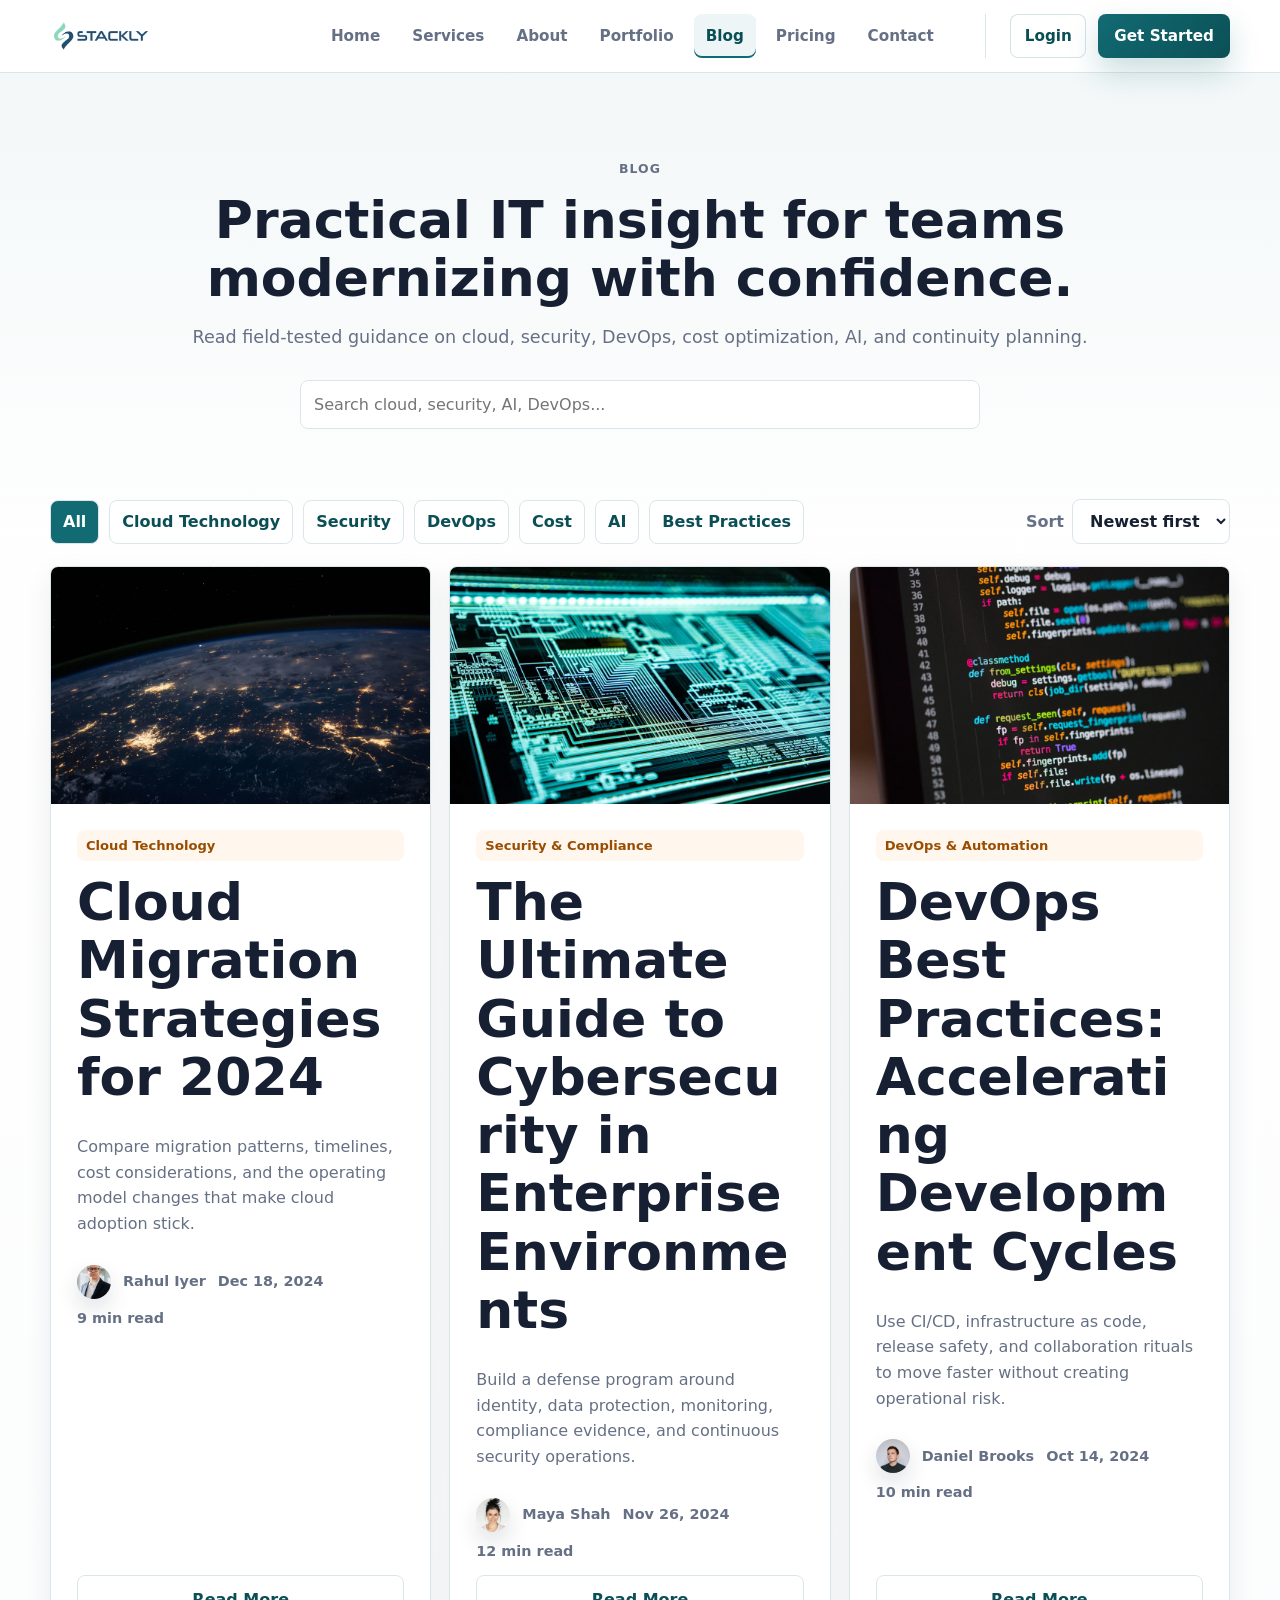
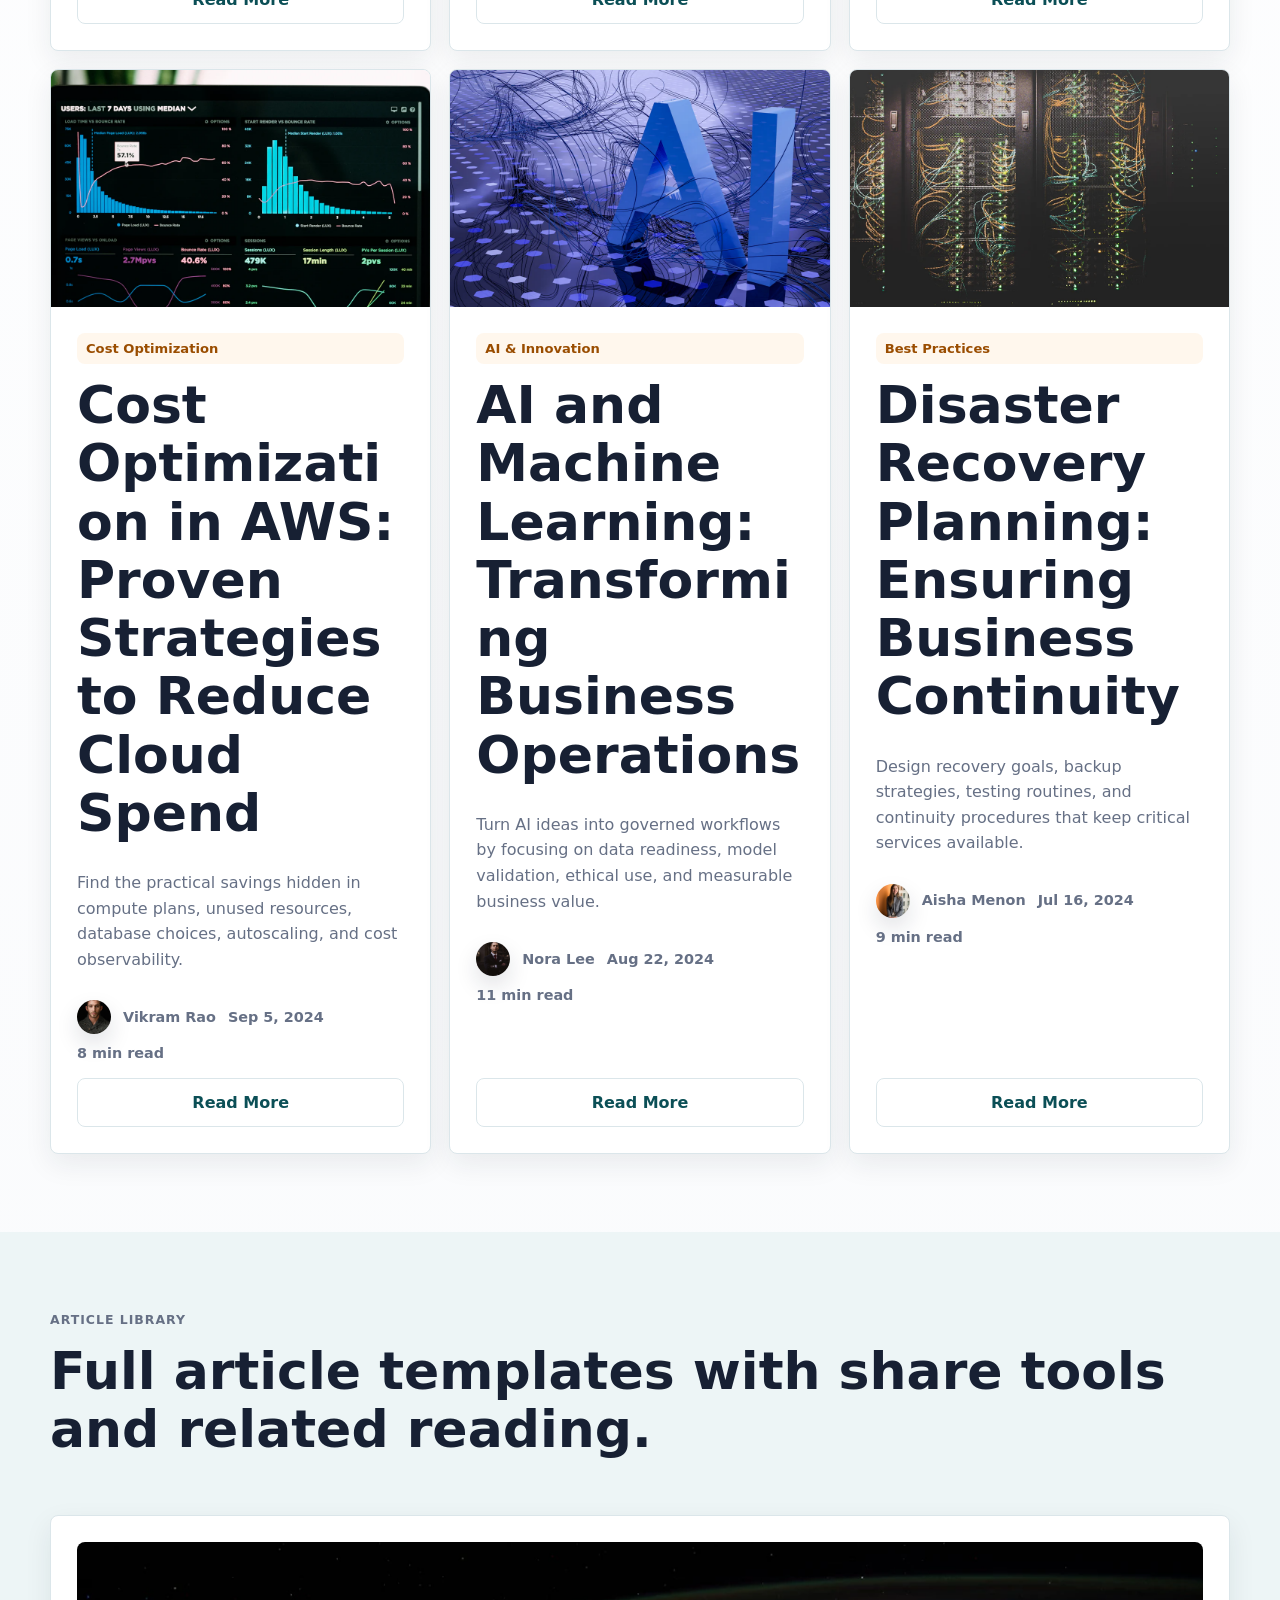
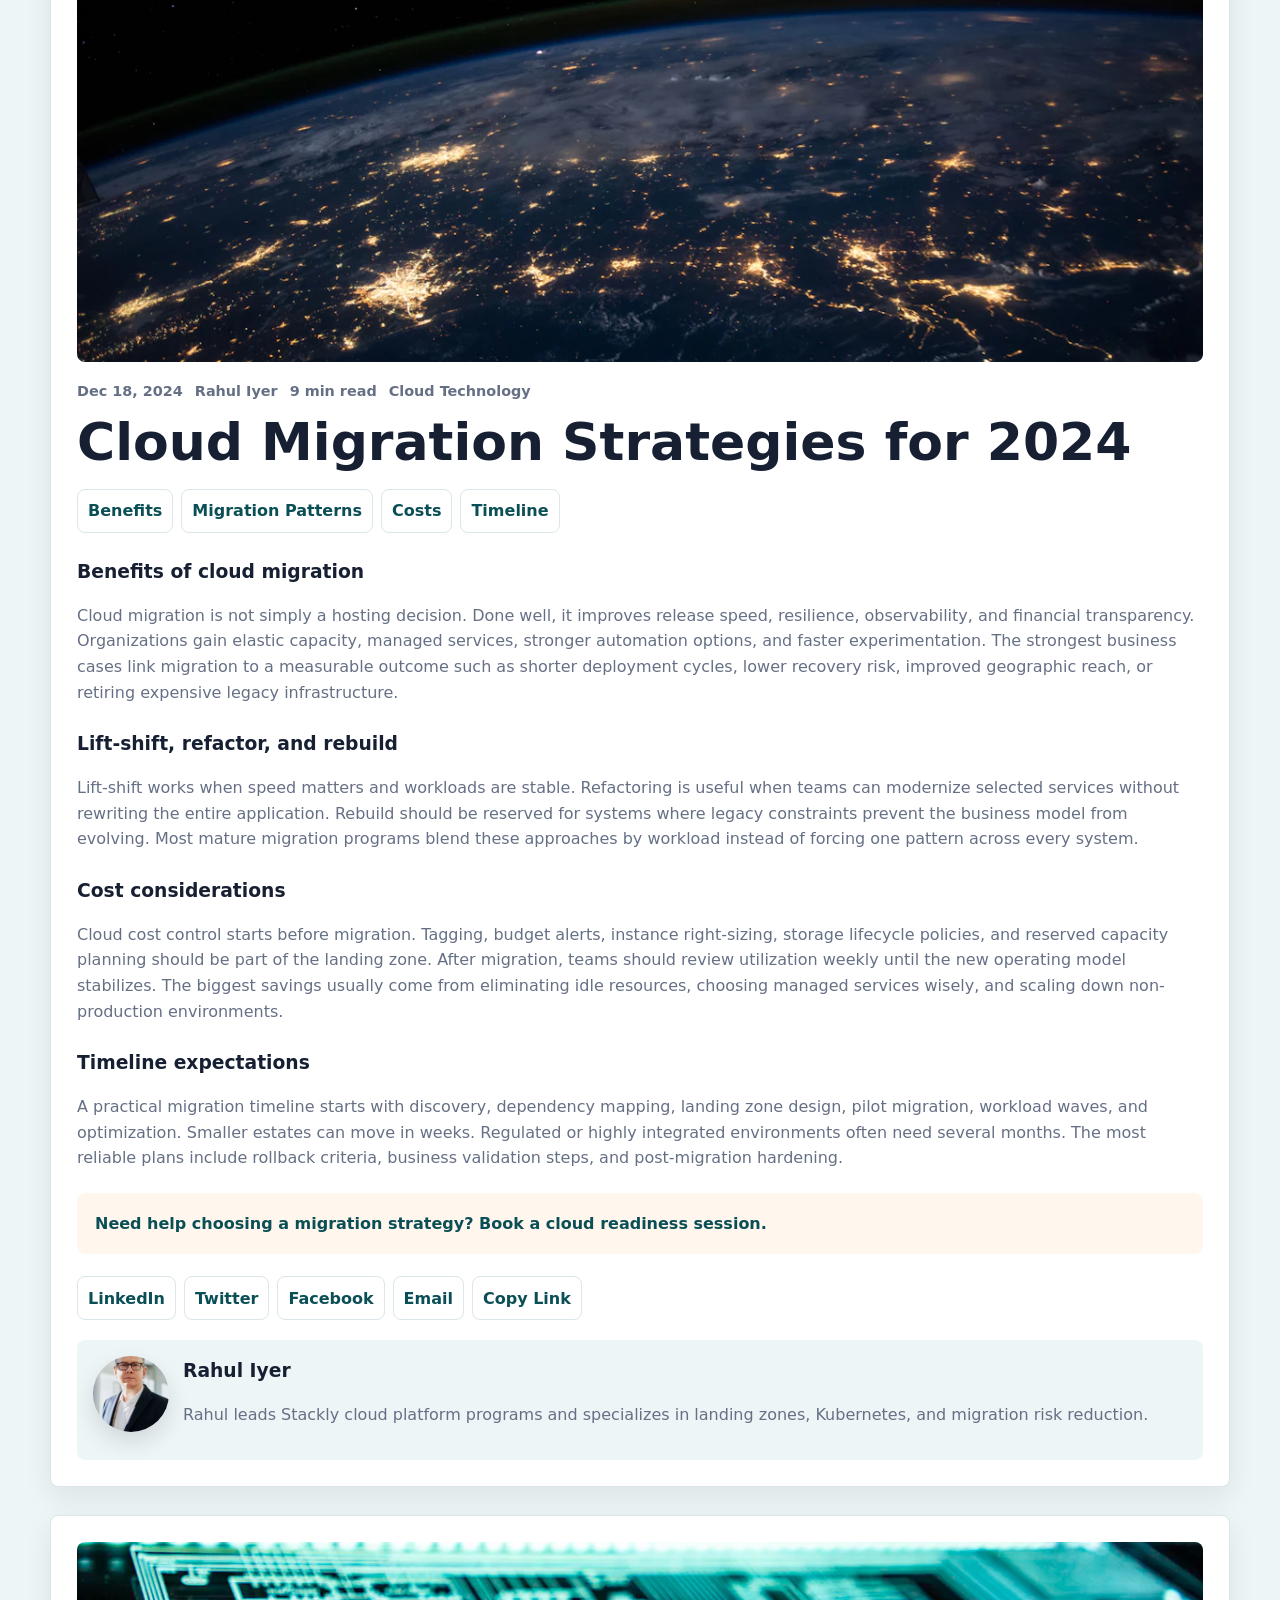
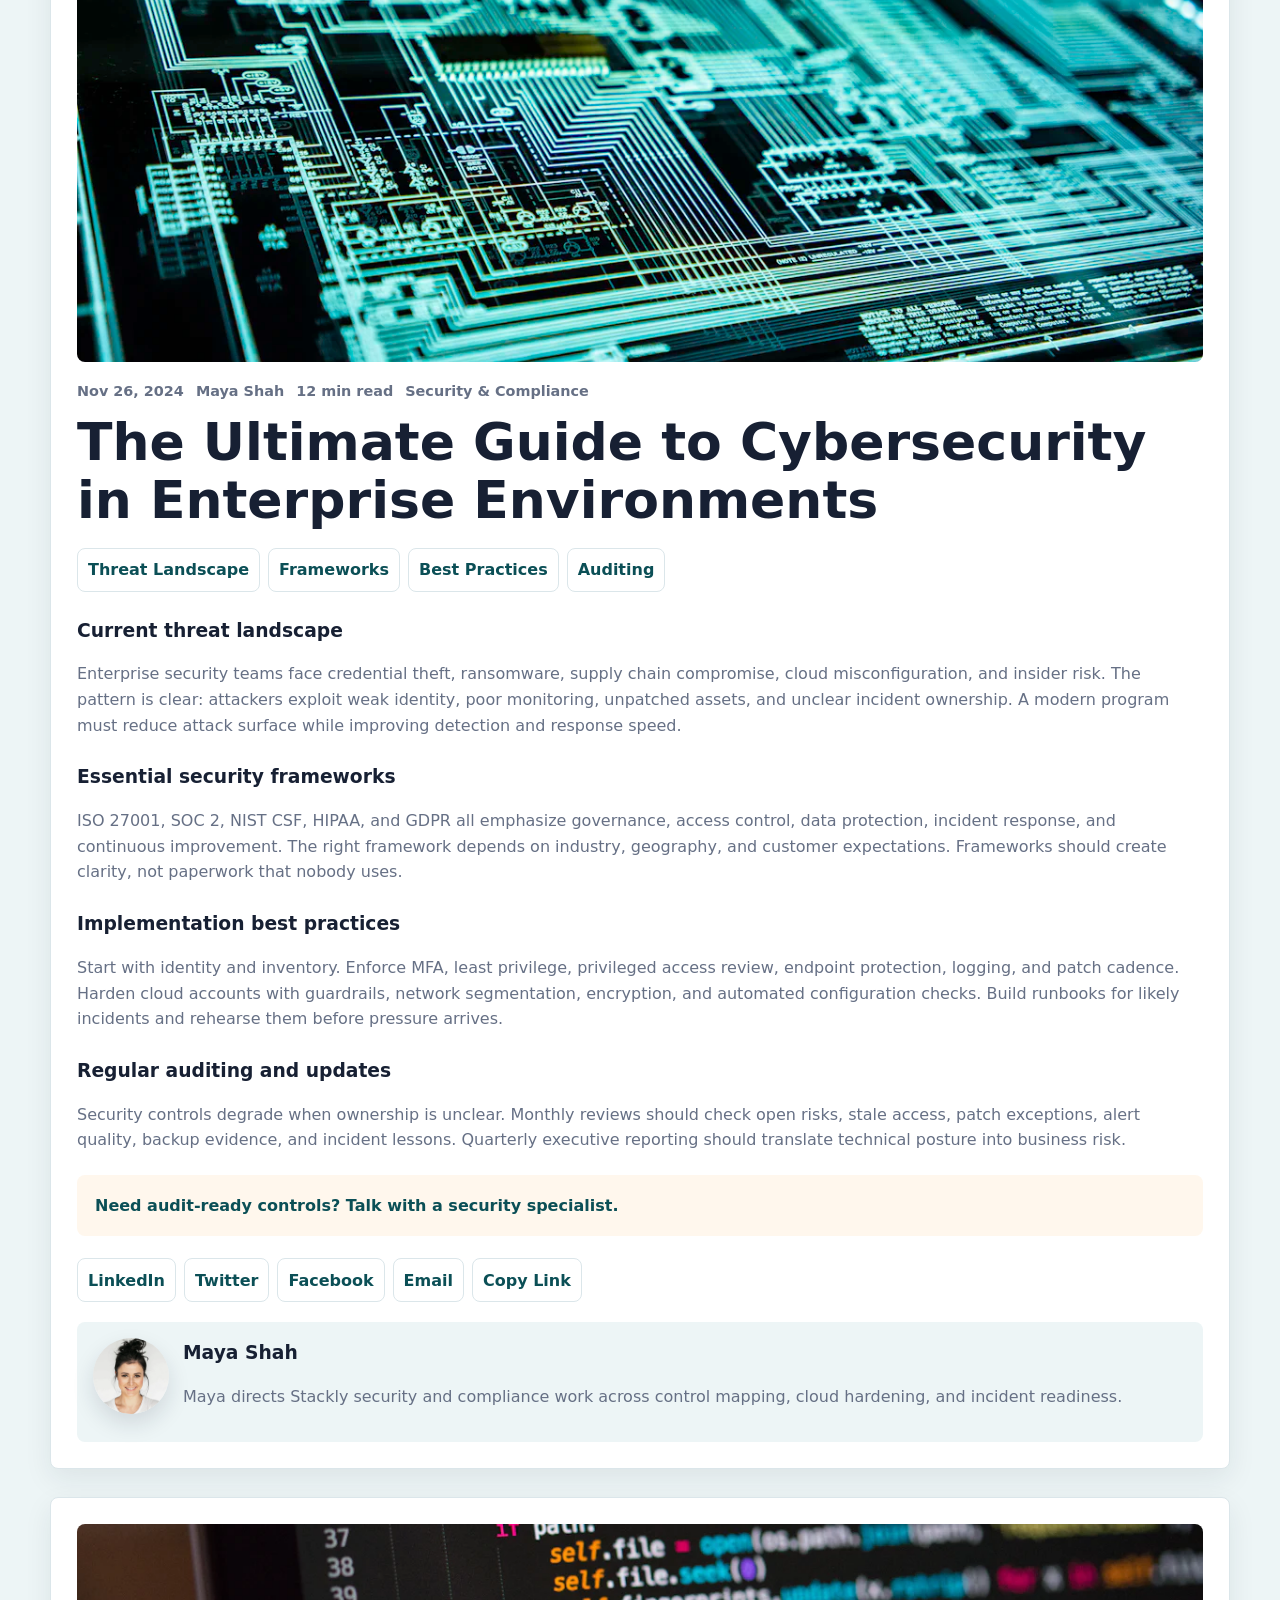
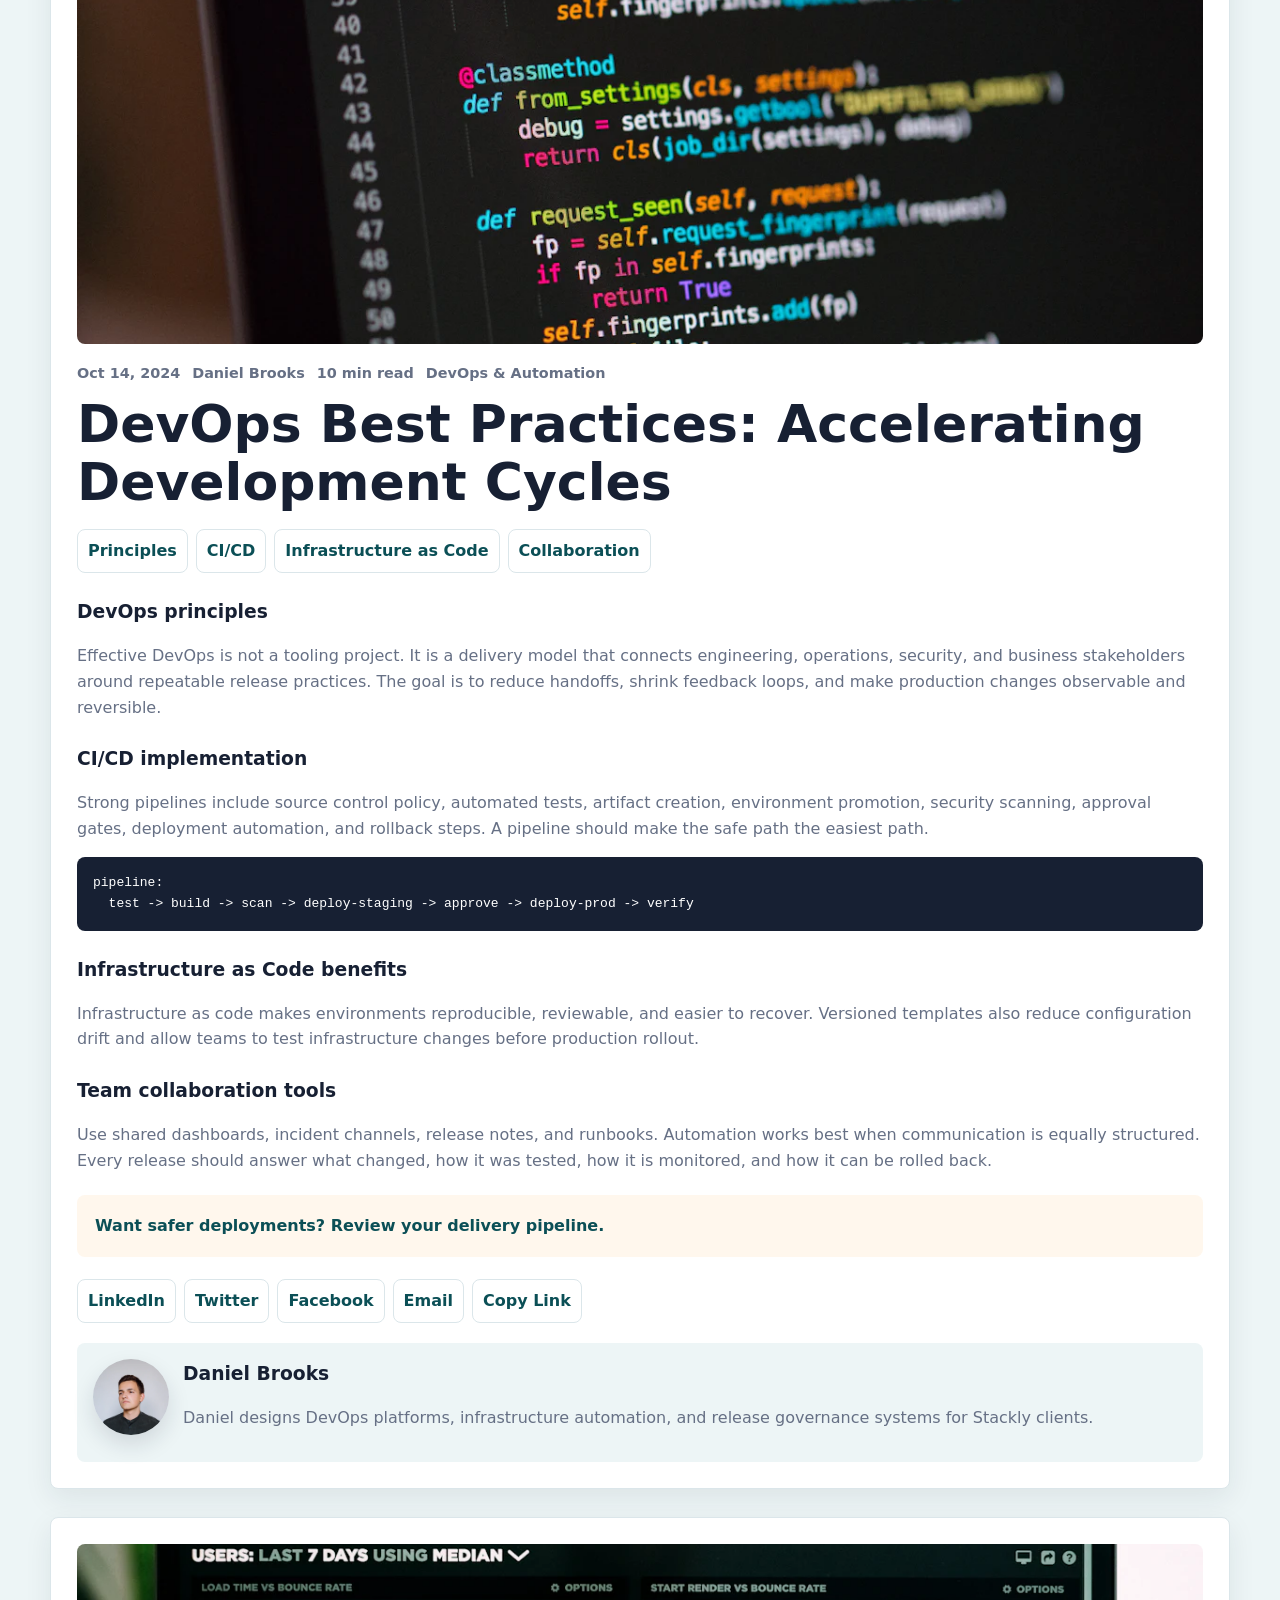
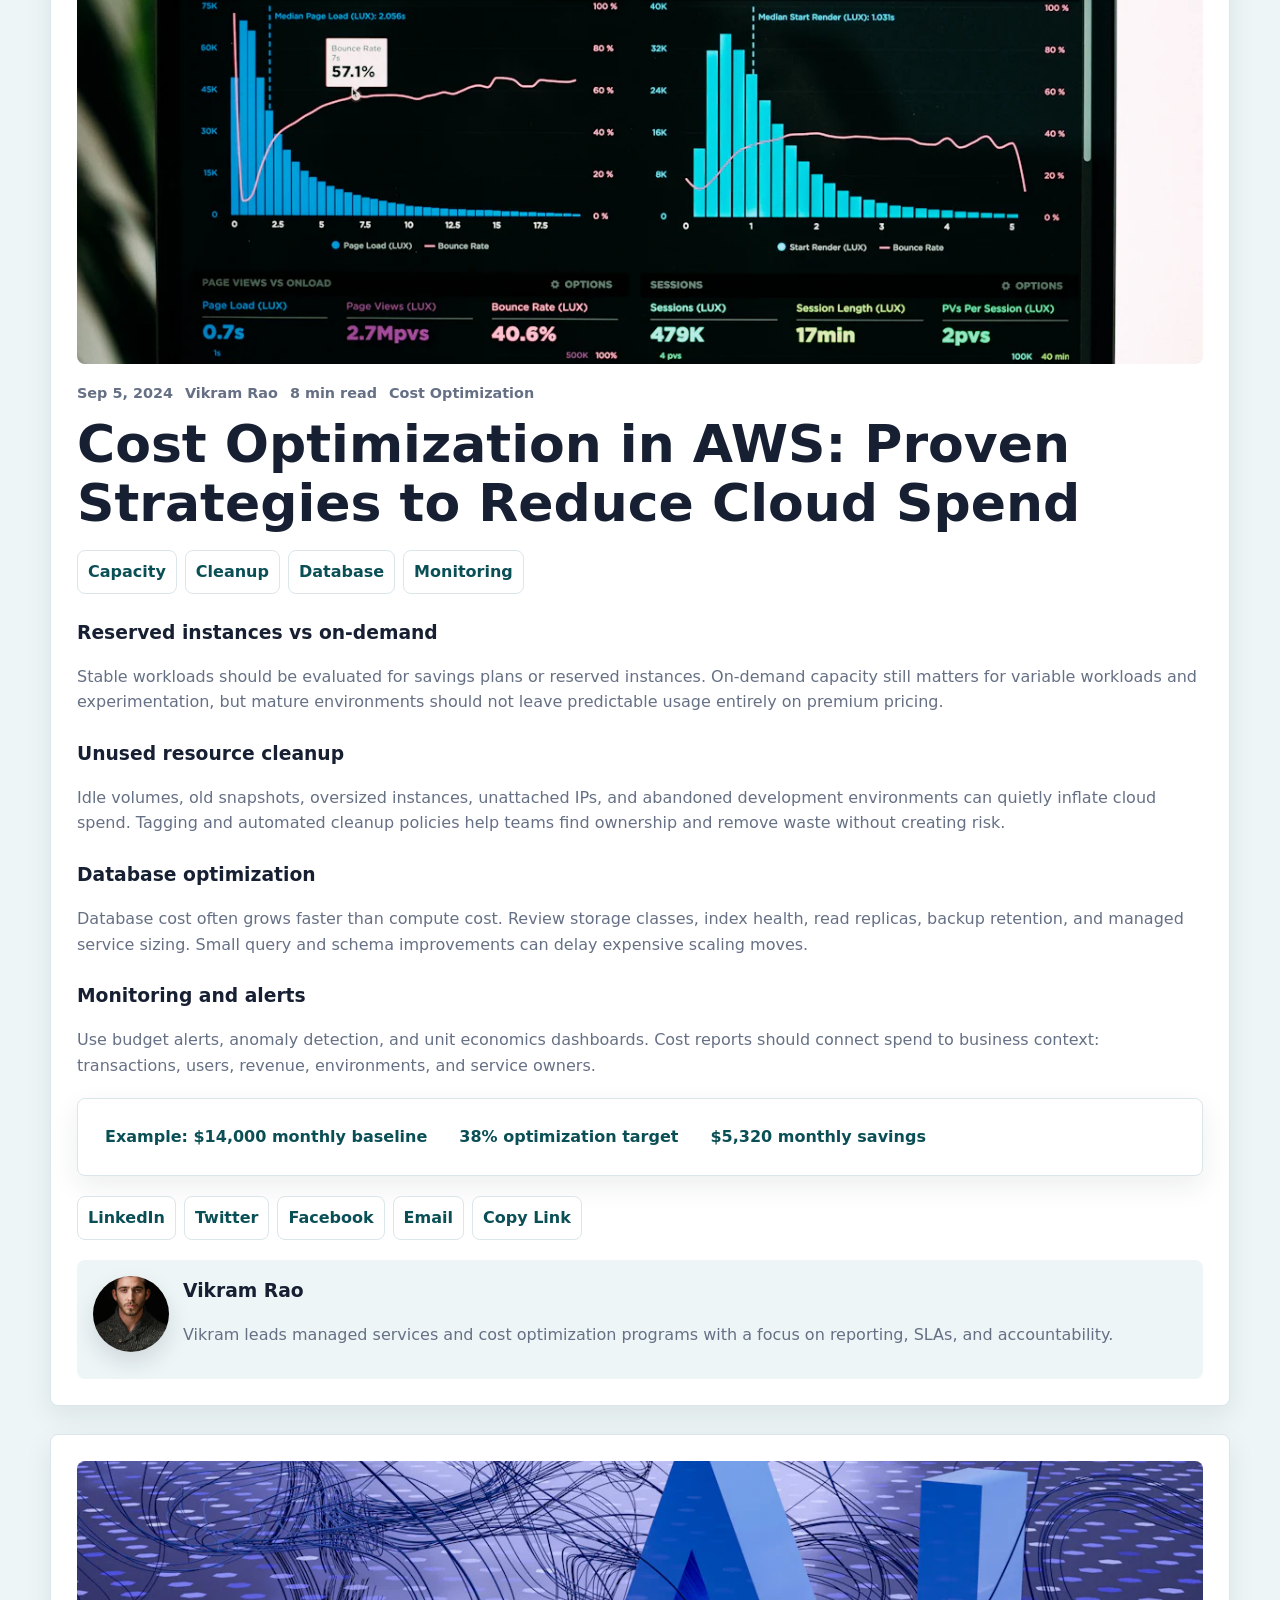
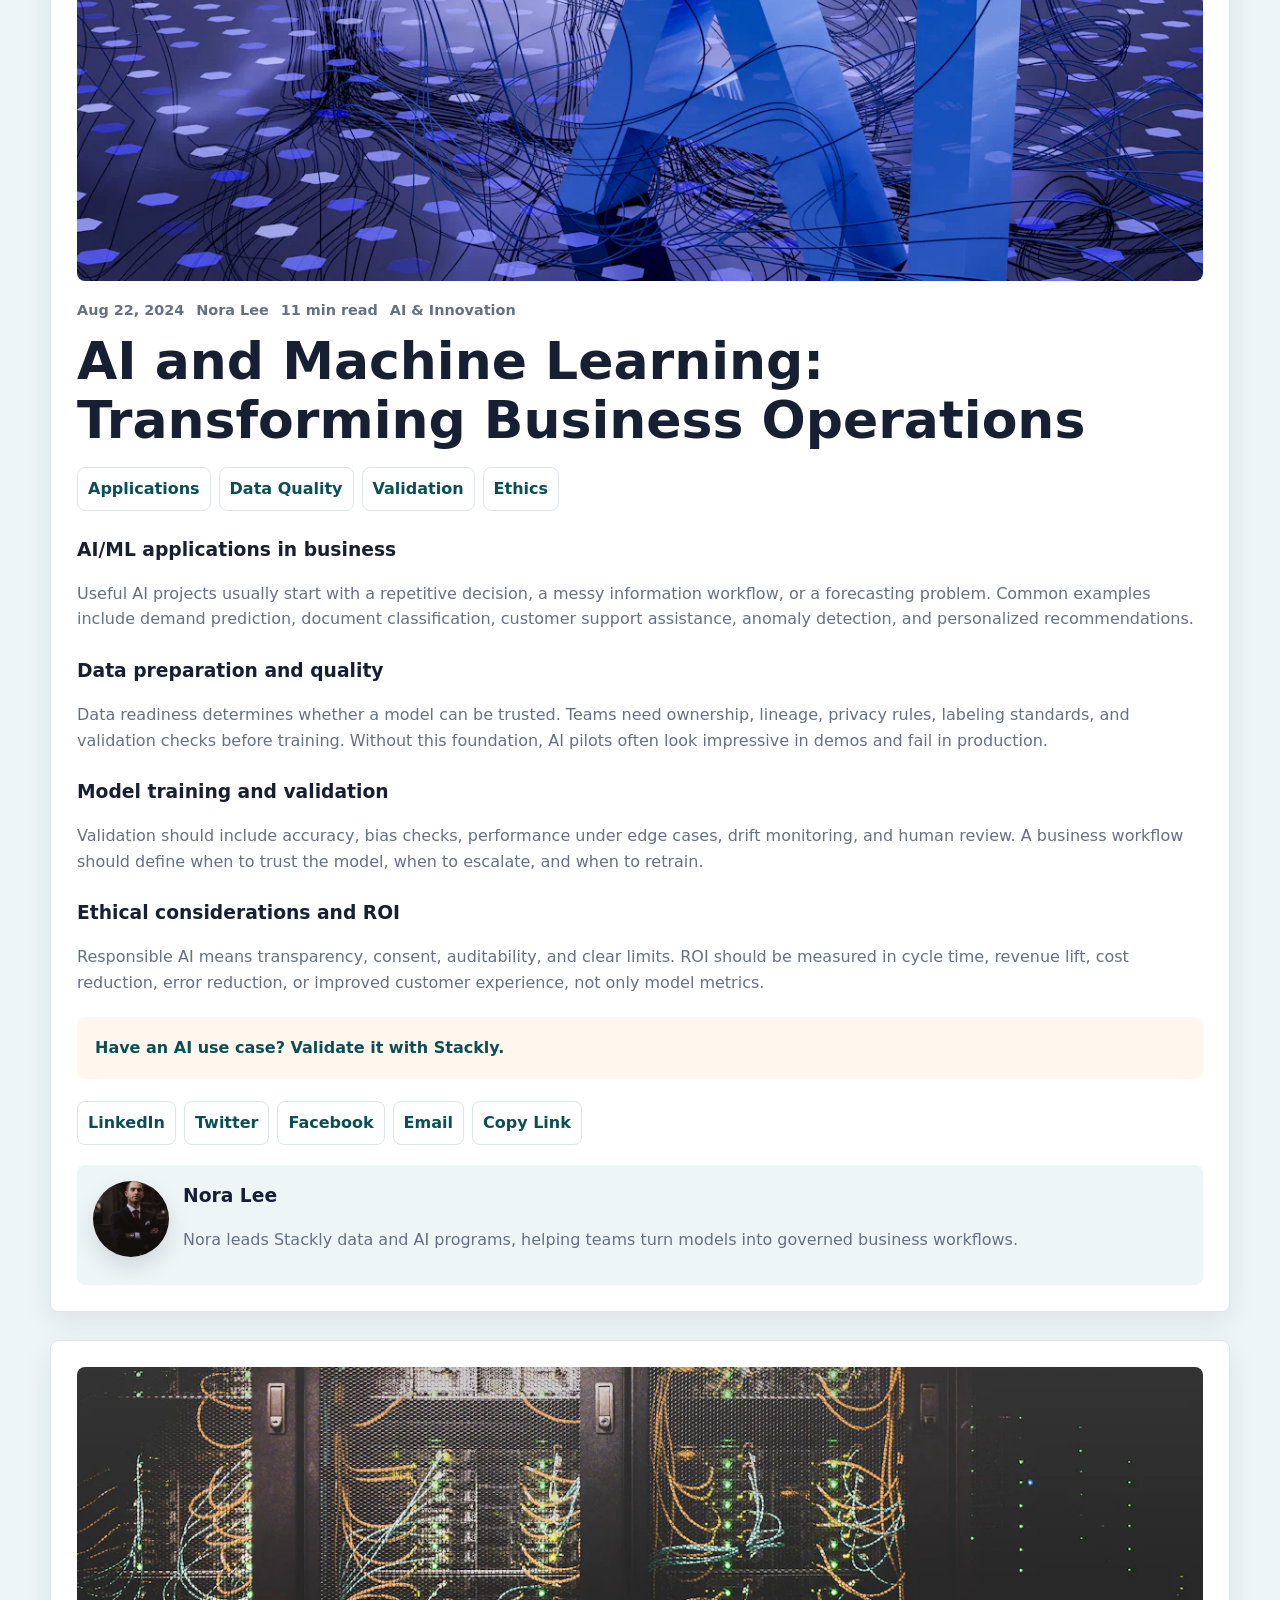
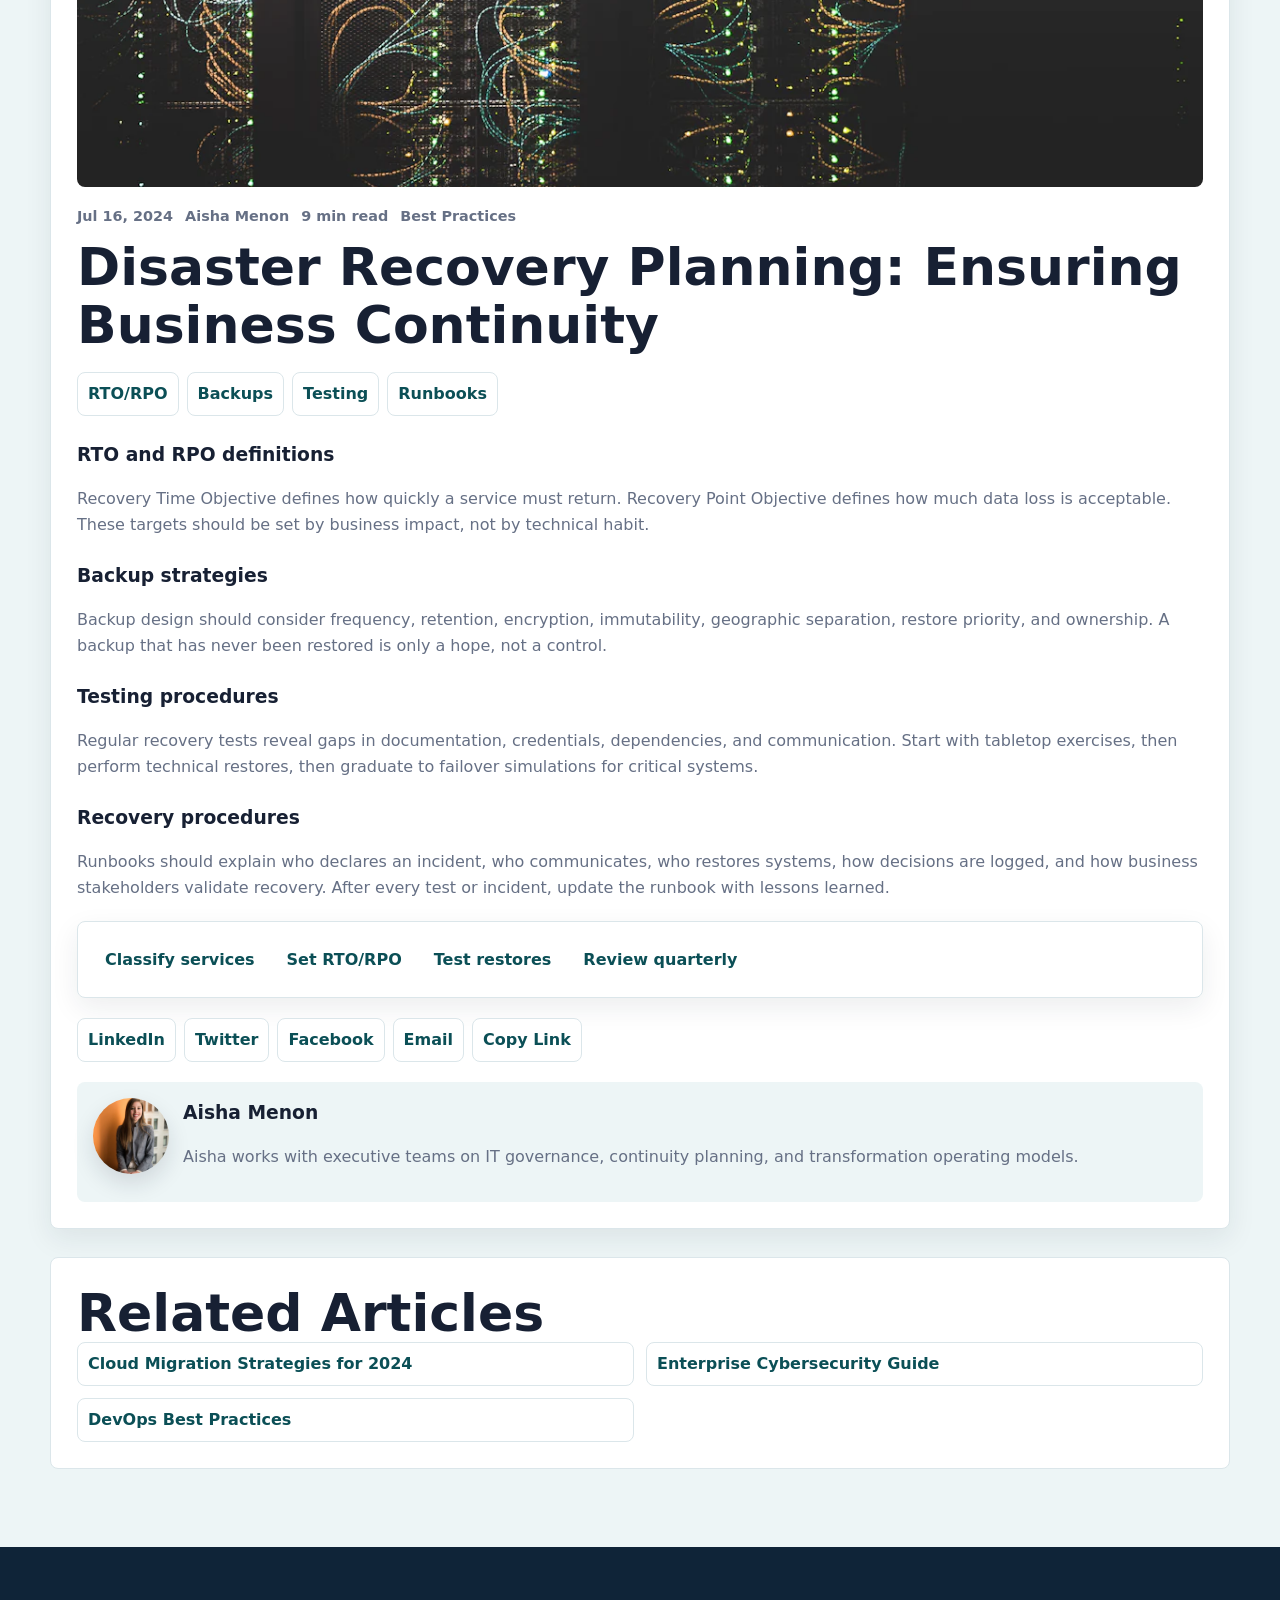
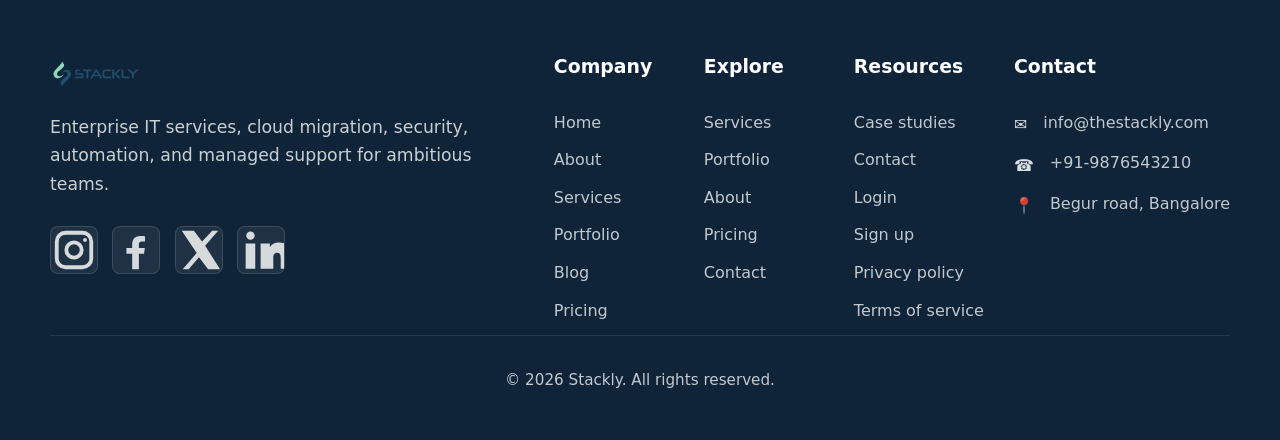
<file: blog.html>
<!DOCTYPE html>
<html lang="en">
<head>
  <meta charset="UTF-8">
  <meta name="viewport" content="width=device-width, initial-scale=1.0">
  <meta name="description" content="Stackly blog articles on cloud migration, cybersecurity, DevOps, AWS cost optimization, AI/ML, and disaster recovery planning.">
  <meta property="og:title" content="Blog | Stackly IT Insights">
  <meta property="og:description" content="Practical enterprise IT guidance from Stackly cloud, security, DevOps, data, and support specialists.">
  <meta property="og:image" content="assets/photos/blog-cloud.webp">
  <title>Blog | Stackly IT Insights</title>
  <link rel="stylesheet" href="style.css">
</head>
<body data-page="blog">
  <header class="site-header">
    <nav class="navbar" aria-label="Main navigation">
      <a class="logo" href="index.html" aria-label="Stackly home"><img src="assets/stackly-logo.webp" alt="Stackly Logo" class="logo__img" width="280" height="64"></a>
      <button class="menu-toggle" id="menuToggle" type="button" aria-label="Open menu" aria-expanded="false">
        <span class="menu-bar" aria-hidden="true"></span>
        <span class="menu-bar" aria-hidden="true"></span>
        <span class="menu-bar" aria-hidden="true"></span>
      </button>
      <div class="nav-menu" id="navMenu">
        <ul class="nav-links">
          <li><a href="index.html" data-nav="home">Home</a></li>
          <li><a href="services.html" data-nav="services">Services</a></li>
          <li><a href="about.html" data-nav="about">About</a></li>
          <li><a href="portfolio.html" data-nav="portfolio">Portfolio</a></li>
          <li><a href="blog.html" data-nav="blog">Blog</a></li>
          <li><a href="pricing.html" data-nav="pricing">Pricing</a></li>
          <li><a href="contact.html" data-nav="contact">Contact</a></li>
        </ul>
        <div class="nav-actions" id="authArea"></div>
      </div>
    </nav>
  </header>

  <main>
    <section class="page-hero page-fade">
      <p class="eyebrow">Blog</p>
      <h1>Practical IT insight for teams modernizing with confidence.</h1>
      <p>Read field-tested guidance on cloud, security, DevOps, cost optimization, AI, and continuity planning.</p>
      <form class="hero-search" role="search" aria-label="Search blog articles">
        <label class="sr-only" for="blogSearch">Search articles</label>
        <input type="search" id="blogSearch" placeholder="Search cloud, security, AI, DevOps..." autocomplete="off">
      </form>
    </section>

    <section class="section compact-top" aria-labelledby="blog-grid-title">
      <div class="toolbar">
        <div class="filter-bar" aria-label="Filter articles">
          <button class="filter-btn active" type="button" data-filter="all">All</button>
          <button class="filter-btn" type="button" data-filter="Cloud Technology">Cloud Technology</button>
          <button class="filter-btn" type="button" data-filter="Security & Compliance">Security</button>
          <button class="filter-btn" type="button" data-filter="DevOps & Automation">DevOps</button>
          <button class="filter-btn" type="button" data-filter="Cost Optimization">Cost</button>
          <button class="filter-btn" type="button" data-filter="AI & Innovation">AI</button>
          <button class="filter-btn" type="button" data-filter="Best Practices">Best Practices</button>
        </div>
        <label class="sort-control">Sort
          <select id="blogSort" aria-label="Sort blog articles">
            <option value="newest">Newest first</option>
            <option value="oldest">Oldest first</option>
            <option value="popular">Most read</option>
          </select>
        </label>
      </div>
      <h2 class="sr-only" id="blog-grid-title">Articles</h2>
      <div class="blog-grid" id="blogGrid">
        <article class="blog-card" data-category="Cloud Technology" data-date="2024-12-18" data-popularity="92" data-keywords="cloud migration strategies 2024 lift shift refactor rebuild">
          <img src="assets/photos/blog-cloud.webp" alt="Modern cloud infrastructure visualization" loading="lazy">
          <div class="blog-card-body">
            <span class="category-tag">Cloud Technology</span>
            <h2>Cloud Migration Strategies for 2024</h2>
            <p>Compare migration patterns, timelines, cost considerations, and the operating model changes that make cloud adoption stick.</p>
            <div class="article-meta"><img src="assets/photos/team-rahul.webp" alt="Rahul Iyer author avatar" loading="lazy"><span>Rahul Iyer</span><time datetime="2024-12-18">Dec 18, 2024</time><span>9 min read</span></div>
            <a class="btn secondary" href="#article-cloud">Read More</a>
          </div>
        </article>

        <article class="blog-card" data-category="Security & Compliance" data-date="2024-11-26" data-popularity="88" data-keywords="cybersecurity enterprise environments compliance iso hipaa gdpr">
          <img src="assets/photos/blog-cybersecurity.webp" alt="Cybersecurity operations and encrypted systems" loading="lazy">
          <div class="blog-card-body">
            <span class="category-tag">Security &amp; Compliance</span>
            <h2>The Ultimate Guide to Cybersecurity in Enterprise Environments</h2>
            <p>Build a defense program around identity, data protection, monitoring, compliance evidence, and continuous security operations.</p>
            <div class="article-meta"><img src="assets/photos/team-maya.webp" alt="Maya Shah author avatar" loading="lazy"><span>Maya Shah</span><time datetime="2024-11-26">Nov 26, 2024</time><span>12 min read</span></div>
            <a class="btn secondary" href="#article-security">Read More</a>
          </div>
        </article>

        <article class="blog-card" data-category="DevOps & Automation" data-date="2024-10-14" data-popularity="81" data-keywords="devops best practices ci cd infrastructure as code automation">
          <img src="assets/photos/blog-devops.webp" alt="Developer working with DevOps automation code" loading="lazy">
          <div class="blog-card-body">
            <span class="category-tag">DevOps &amp; Automation</span>
            <h2>DevOps Best Practices: Accelerating Development Cycles</h2>
            <p>Use CI/CD, infrastructure as code, release safety, and collaboration rituals to move faster without creating operational risk.</p>
            <div class="article-meta"><img src="assets/photos/team-daniel.webp" alt="Daniel Brooks author avatar" loading="lazy"><span>Daniel Brooks</span><time datetime="2024-10-14">Oct 14, 2024</time><span>10 min read</span></div>
            <a class="btn secondary" href="#article-devops">Read More</a>
          </div>
        </article>

        <article class="blog-card" data-category="Cost Optimization" data-date="2024-09-05" data-popularity="79" data-keywords="aws cost optimization reserved instances auto scaling monitoring alerts">
          <img src="assets/photos/blog-cost.webp" alt="Cloud cost analytics dashboard" loading="lazy">
          <div class="blog-card-body">
            <span class="category-tag">Cost Optimization</span>
            <h2>Cost Optimization in AWS: Proven Strategies to Reduce Cloud Spend</h2>
            <p>Find the practical savings hidden in compute plans, unused resources, database choices, autoscaling, and cost observability.</p>
            <div class="article-meta"><img src="assets/photos/team-vikram.webp" alt="Vikram Rao author avatar" loading="lazy"><span>Vikram Rao</span><time datetime="2024-09-05">Sep 5, 2024</time><span>8 min read</span></div>
            <a class="btn secondary" href="#article-cost">Read More</a>
          </div>
        </article>

        <article class="blog-card" data-category="AI & Innovation" data-date="2024-08-22" data-popularity="85" data-keywords="ai machine learning business operations data quality ethical considerations roi">
          <img src="assets/photos/blog-ai.webp" alt="Artificial intelligence and machine learning visualization" loading="lazy">
          <div class="blog-card-body">
            <span class="category-tag">AI &amp; Innovation</span>
            <h2>AI and Machine Learning: Transforming Business Operations</h2>
            <p>Turn AI ideas into governed workflows by focusing on data readiness, model validation, ethical use, and measurable business value.</p>
            <div class="article-meta"><img src="assets/photos/team-nora.webp" alt="Nora Lee author avatar" loading="lazy"><span>Nora Lee</span><time datetime="2024-08-22">Aug 22, 2024</time><span>11 min read</span></div>
            <a class="btn secondary" href="#article-ai">Read More</a>
          </div>
        </article>

        <article class="blog-card" data-category="Best Practices" data-date="2024-07-16" data-popularity="76" data-keywords="disaster recovery planning business continuity rto rpo backup testing">
          <img src="assets/photos/blog-dr.webp" alt="Data center and backup infrastructure" loading="lazy">
          <div class="blog-card-body">
            <span class="category-tag">Best Practices</span>
            <h2>Disaster Recovery Planning: Ensuring Business Continuity</h2>
            <p>Design recovery goals, backup strategies, testing routines, and continuity procedures that keep critical services available.</p>
            <div class="article-meta"><img src="assets/photos/team-aisha.webp" alt="Aisha Menon author avatar" loading="lazy"><span>Aisha Menon</span><time datetime="2024-07-16">Jul 16, 2024</time><span>9 min read</span></div>
            <a class="btn secondary" href="#article-dr">Read More</a>
          </div>
        </article>
      </div>
    </section>

    <section class="section muted article-section" aria-labelledby="articles-title">
      <div class="section-heading">
        <p class="eyebrow">Article Library</p>
        <h2 id="articles-title">Full article templates with share tools and related reading.</h2>
      </div>

      <article class="blog-post-full" id="article-cloud">
        <img class="article-hero" src="assets/photos/blog-cloud.webp" alt="Cloud migration infrastructure" loading="lazy">
        <div class="article-meta wide"><span>Dec 18, 2024</span><span>Rahul Iyer</span><span>9 min read</span><span>Cloud Technology</span></div>
        <h2>Cloud Migration Strategies for 2024</h2>
        <nav class="toc" aria-label="Table of contents"><a href="#cloud-benefits">Benefits</a><a href="#cloud-patterns">Migration Patterns</a><a href="#cloud-costs">Costs</a><a href="#cloud-timeline">Timeline</a></nav>
        <h3 id="cloud-benefits">Benefits of cloud migration</h3>
        <p>Cloud migration is not simply a hosting decision. Done well, it improves release speed, resilience, observability, and financial transparency. Organizations gain elastic capacity, managed services, stronger automation options, and faster experimentation. The strongest business cases link migration to a measurable outcome such as shorter deployment cycles, lower recovery risk, improved geographic reach, or retiring expensive legacy infrastructure.</p>
        <h3 id="cloud-patterns">Lift-shift, refactor, and rebuild</h3>
        <p>Lift-shift works when speed matters and workloads are stable. Refactoring is useful when teams can modernize selected services without rewriting the entire application. Rebuild should be reserved for systems where legacy constraints prevent the business model from evolving. Most mature migration programs blend these approaches by workload instead of forcing one pattern across every system.</p>
        <h3 id="cloud-costs">Cost considerations</h3>
        <p>Cloud cost control starts before migration. Tagging, budget alerts, instance right-sizing, storage lifecycle policies, and reserved capacity planning should be part of the landing zone. After migration, teams should review utilization weekly until the new operating model stabilizes. The biggest savings usually come from eliminating idle resources, choosing managed services wisely, and scaling down non-production environments.</p>
        <h3 id="cloud-timeline">Timeline expectations</h3>
        <p>A practical migration timeline starts with discovery, dependency mapping, landing zone design, pilot migration, workload waves, and optimization. Smaller estates can move in weeks. Regulated or highly integrated environments often need several months. The most reliable plans include rollback criteria, business validation steps, and post-migration hardening.</p>
        <div class="article-callout">Need help choosing a migration strategy? <a href="contact.html?service=Cloud%20Migration">Book a cloud readiness session.</a></div>
        <div class="share-row"><button type="button" data-share="linkedin">LinkedIn</button><button type="button" data-share="twitter">Twitter</button><button type="button" data-share="facebook">Facebook</button><button type="button" data-share="email">Email</button><button type="button" data-copy-link>Copy Link</button></div>
        <aside class="author-box"><img src="assets/photos/team-rahul.webp" alt="Rahul Iyer" loading="lazy"><div><h3>Rahul Iyer</h3><p>Rahul leads Stackly cloud platform programs and specializes in landing zones, Kubernetes, and migration risk reduction.</p></div></aside>
      </article>

      <article class="blog-post-full" id="article-security">
        <img class="article-hero" src="assets/photos/blog-cybersecurity.webp" alt="Enterprise cybersecurity monitoring" loading="lazy">
        <div class="article-meta wide"><span>Nov 26, 2024</span><span>Maya Shah</span><span>12 min read</span><span>Security &amp; Compliance</span></div>
        <h2>The Ultimate Guide to Cybersecurity in Enterprise Environments</h2>
        <nav class="toc" aria-label="Table of contents"><a href="#security-threats">Threat Landscape</a><a href="#security-frameworks">Frameworks</a><a href="#security-practices">Best Practices</a><a href="#security-audit">Auditing</a></nav>
        <h3 id="security-threats">Current threat landscape</h3>
        <p>Enterprise security teams face credential theft, ransomware, supply chain compromise, cloud misconfiguration, and insider risk. The pattern is clear: attackers exploit weak identity, poor monitoring, unpatched assets, and unclear incident ownership. A modern program must reduce attack surface while improving detection and response speed.</p>
        <h3 id="security-frameworks">Essential security frameworks</h3>
        <p>ISO 27001, SOC 2, NIST CSF, HIPAA, and GDPR all emphasize governance, access control, data protection, incident response, and continuous improvement. The right framework depends on industry, geography, and customer expectations. Frameworks should create clarity, not paperwork that nobody uses.</p>
        <h3 id="security-practices">Implementation best practices</h3>
        <p>Start with identity and inventory. Enforce MFA, least privilege, privileged access review, endpoint protection, logging, and patch cadence. Harden cloud accounts with guardrails, network segmentation, encryption, and automated configuration checks. Build runbooks for likely incidents and rehearse them before pressure arrives.</p>
        <h3 id="security-audit">Regular auditing and updates</h3>
        <p>Security controls degrade when ownership is unclear. Monthly reviews should check open risks, stale access, patch exceptions, alert quality, backup evidence, and incident lessons. Quarterly executive reporting should translate technical posture into business risk.</p>
        <div class="article-callout">Need audit-ready controls? <a href="contact.html?service=Security%20and%20Compliance">Talk with a security specialist.</a></div>
        <div class="share-row"><button type="button" data-share="linkedin">LinkedIn</button><button type="button" data-share="twitter">Twitter</button><button type="button" data-share="facebook">Facebook</button><button type="button" data-share="email">Email</button><button type="button" data-copy-link>Copy Link</button></div>
        <aside class="author-box"><img src="assets/photos/team-maya.webp" alt="Maya Shah" loading="lazy"><div><h3>Maya Shah</h3><p>Maya directs Stackly security and compliance work across control mapping, cloud hardening, and incident readiness.</p></div></aside>
      </article>

      <article class="blog-post-full" id="article-devops">
        <img class="article-hero" src="assets/photos/blog-devops.webp" alt="DevOps pipeline code" loading="lazy">
        <div class="article-meta wide"><span>Oct 14, 2024</span><span>Daniel Brooks</span><span>10 min read</span><span>DevOps &amp; Automation</span></div>
        <h2>DevOps Best Practices: Accelerating Development Cycles</h2>
        <nav class="toc" aria-label="Table of contents"><a href="#devops-principles">Principles</a><a href="#devops-cicd">CI/CD</a><a href="#devops-iac">Infrastructure as Code</a><a href="#devops-tools">Collaboration</a></nav>
        <h3 id="devops-principles">DevOps principles</h3>
        <p>Effective DevOps is not a tooling project. It is a delivery model that connects engineering, operations, security, and business stakeholders around repeatable release practices. The goal is to reduce handoffs, shrink feedback loops, and make production changes observable and reversible.</p>
        <h3 id="devops-cicd">CI/CD implementation</h3>
        <p>Strong pipelines include source control policy, automated tests, artifact creation, environment promotion, security scanning, approval gates, deployment automation, and rollback steps. A pipeline should make the safe path the easiest path.</p>
        <pre><code>pipeline:
  test -> build -> scan -> deploy-staging -> approve -> deploy-prod -> verify</code></pre>
        <h3 id="devops-iac">Infrastructure as Code benefits</h3>
        <p>Infrastructure as code makes environments reproducible, reviewable, and easier to recover. Versioned templates also reduce configuration drift and allow teams to test infrastructure changes before production rollout.</p>
        <h3 id="devops-tools">Team collaboration tools</h3>
        <p>Use shared dashboards, incident channels, release notes, and runbooks. Automation works best when communication is equally structured. Every release should answer what changed, how it was tested, how it is monitored, and how it can be rolled back.</p>
        <div class="article-callout">Want safer deployments? <a href="contact.html?service=DevOps%20Automation">Review your delivery pipeline.</a></div>
        <div class="share-row"><button type="button" data-share="linkedin">LinkedIn</button><button type="button" data-share="twitter">Twitter</button><button type="button" data-share="facebook">Facebook</button><button type="button" data-share="email">Email</button><button type="button" data-copy-link>Copy Link</button></div>
        <aside class="author-box"><img src="assets/photos/team-daniel.webp" alt="Daniel Brooks" loading="lazy"><div><h3>Daniel Brooks</h3><p>Daniel designs DevOps platforms, infrastructure automation, and release governance systems for Stackly clients.</p></div></aside>
      </article>

      <article class="blog-post-full" id="article-cost">
        <img class="article-hero" src="assets/photos/blog-cost.webp" alt="AWS cloud cost dashboard" loading="lazy">
        <div class="article-meta wide"><span>Sep 5, 2024</span><span>Vikram Rao</span><span>8 min read</span><span>Cost Optimization</span></div>
        <h2>Cost Optimization in AWS: Proven Strategies to Reduce Cloud Spend</h2>
        <nav class="toc" aria-label="Table of contents"><a href="#cost-capacity">Capacity</a><a href="#cost-cleanup">Cleanup</a><a href="#cost-database">Database</a><a href="#cost-alerts">Monitoring</a></nav>
        <h3 id="cost-capacity">Reserved instances vs on-demand</h3>
        <p>Stable workloads should be evaluated for savings plans or reserved instances. On-demand capacity still matters for variable workloads and experimentation, but mature environments should not leave predictable usage entirely on premium pricing.</p>
        <h3 id="cost-cleanup">Unused resource cleanup</h3>
        <p>Idle volumes, old snapshots, oversized instances, unattached IPs, and abandoned development environments can quietly inflate cloud spend. Tagging and automated cleanup policies help teams find ownership and remove waste without creating risk.</p>
        <h3 id="cost-database">Database optimization</h3>
        <p>Database cost often grows faster than compute cost. Review storage classes, index health, read replicas, backup retention, and managed service sizing. Small query and schema improvements can delay expensive scaling moves.</p>
        <h3 id="cost-alerts">Monitoring and alerts</h3>
        <p>Use budget alerts, anomaly detection, and unit economics dashboards. Cost reports should connect spend to business context: transactions, users, revenue, environments, and service owners.</p>
        <div class="comparison-mini"><span>Example: $14,000 monthly baseline</span><span>38% optimization target</span><span>$5,320 monthly savings</span></div>
        <div class="share-row"><button type="button" data-share="linkedin">LinkedIn</button><button type="button" data-share="twitter">Twitter</button><button type="button" data-share="facebook">Facebook</button><button type="button" data-share="email">Email</button><button type="button" data-copy-link>Copy Link</button></div>
        <aside class="author-box"><img src="assets/photos/team-vikram.webp" alt="Vikram Rao" loading="lazy"><div><h3>Vikram Rao</h3><p>Vikram leads managed services and cost optimization programs with a focus on reporting, SLAs, and accountability.</p></div></aside>
      </article>

      <article class="blog-post-full" id="article-ai">
        <img class="article-hero" src="assets/photos/blog-ai.webp" alt="AI and machine learning systems" loading="lazy">
        <div class="article-meta wide"><span>Aug 22, 2024</span><span>Nora Lee</span><span>11 min read</span><span>AI &amp; Innovation</span></div>
        <h2>AI and Machine Learning: Transforming Business Operations</h2>
        <nav class="toc" aria-label="Table of contents"><a href="#ai-use">Applications</a><a href="#ai-data">Data Quality</a><a href="#ai-validation">Validation</a><a href="#ai-ethics">Ethics</a></nav>
        <h3 id="ai-use">AI/ML applications in business</h3>
        <p>Useful AI projects usually start with a repetitive decision, a messy information workflow, or a forecasting problem. Common examples include demand prediction, document classification, customer support assistance, anomaly detection, and personalized recommendations.</p>
        <h3 id="ai-data">Data preparation and quality</h3>
        <p>Data readiness determines whether a model can be trusted. Teams need ownership, lineage, privacy rules, labeling standards, and validation checks before training. Without this foundation, AI pilots often look impressive in demos and fail in production.</p>
        <h3 id="ai-validation">Model training and validation</h3>
        <p>Validation should include accuracy, bias checks, performance under edge cases, drift monitoring, and human review. A business workflow should define when to trust the model, when to escalate, and when to retrain.</p>
        <h3 id="ai-ethics">Ethical considerations and ROI</h3>
        <p>Responsible AI means transparency, consent, auditability, and clear limits. ROI should be measured in cycle time, revenue lift, cost reduction, error reduction, or improved customer experience, not only model metrics.</p>
        <div class="article-callout">Have an AI use case? <a href="contact.html?service=AI%20and%20Analytics">Validate it with Stackly.</a></div>
        <div class="share-row"><button type="button" data-share="linkedin">LinkedIn</button><button type="button" data-share="twitter">Twitter</button><button type="button" data-share="facebook">Facebook</button><button type="button" data-share="email">Email</button><button type="button" data-copy-link>Copy Link</button></div>
        <aside class="author-box"><img src="assets/photos/team-nora.webp" alt="Nora Lee" loading="lazy"><div><h3>Nora Lee</h3><p>Nora leads Stackly data and AI programs, helping teams turn models into governed business workflows.</p></div></aside>
      </article>

      <article class="blog-post-full" id="article-dr">
        <img class="article-hero" src="assets/photos/blog-dr.webp" alt="Disaster recovery data center systems" loading="lazy">
        <div class="article-meta wide"><span>Jul 16, 2024</span><span>Aisha Menon</span><span>9 min read</span><span>Best Practices</span></div>
        <h2>Disaster Recovery Planning: Ensuring Business Continuity</h2>
        <nav class="toc" aria-label="Table of contents"><a href="#dr-rto">RTO/RPO</a><a href="#dr-backup">Backups</a><a href="#dr-testing">Testing</a><a href="#dr-runbooks">Runbooks</a></nav>
        <h3 id="dr-rto">RTO and RPO definitions</h3>
        <p>Recovery Time Objective defines how quickly a service must return. Recovery Point Objective defines how much data loss is acceptable. These targets should be set by business impact, not by technical habit.</p>
        <h3 id="dr-backup">Backup strategies</h3>
        <p>Backup design should consider frequency, retention, encryption, immutability, geographic separation, restore priority, and ownership. A backup that has never been restored is only a hope, not a control.</p>
        <h3 id="dr-testing">Testing procedures</h3>
        <p>Regular recovery tests reveal gaps in documentation, credentials, dependencies, and communication. Start with tabletop exercises, then perform technical restores, then graduate to failover simulations for critical systems.</p>
        <h3 id="dr-runbooks">Recovery procedures</h3>
        <p>Runbooks should explain who declares an incident, who communicates, who restores systems, how decisions are logged, and how business stakeholders validate recovery. After every test or incident, update the runbook with lessons learned.</p>
        <div class="comparison-mini"><span>Classify services</span><span>Set RTO/RPO</span><span>Test restores</span><span>Review quarterly</span></div>
        <div class="share-row"><button type="button" data-share="linkedin">LinkedIn</button><button type="button" data-share="twitter">Twitter</button><button type="button" data-share="facebook">Facebook</button><button type="button" data-share="email">Email</button><button type="button" data-copy-link>Copy Link</button></div>
        <aside class="author-box"><img src="assets/photos/team-aisha.webp" alt="Aisha Menon" loading="lazy"><div><h3>Aisha Menon</h3><p>Aisha works with executive teams on IT governance, continuity planning, and transformation operating models.</p></div></aside>
      </article>

      <div class="related-articles">
        <h2>Related Articles</h2>
        <div class="mini-card-grid">
          <a href="#article-cloud">Cloud Migration Strategies for 2024</a>
          <a href="#article-security">Enterprise Cybersecurity Guide</a>
          <a href="#article-devops">DevOps Best Practices</a>
        </div>
      </div>
    </section>
  </main>

   <footer class="site-footer">
  <div class="container" style="display: flex; justify-content: space-between; gap: 30px; flex-wrap: wrap; align-items: flex-start;">

    <!-- Footer Brand -->
    <div class="footer-brand" style="flex: 1; min-width: 200px;">
      <a class="logo" href="index.html" aria-label="Stackly home">
        <img class="logo__img"
             src="assets/stackly-logo.webp"
             alt="Stackly Logo">
      </a>

      <p>
        Enterprise IT services, cloud migration, security,
        automation, and managed support for ambitious teams.
      </p>

      <!-- Social Icons -->
      <div class="footer-social" aria-label="Social links">

        <a class="footer-social__link" href="#" aria-label="Instagram">
          <svg class="footer-social__icon" viewBox="0 0 24 24">
            <path fill="currentColor"
              d="M7.5 2h9A5.5 5.5 0 0 1 22 7.5v9A5.5 5.5 0 0 1 16.5 22h-9A5.5 5.5 0 0 1 2 16.5v-9A5.5 5.5 0 0 1 7.5 2Zm0 2A3.5 3.5 0 0 0 4 7.5v9A3.5 3.5 0 0 0 7.5 20h9a3.5 3.5 0 0 0 3.5-3.5v-9A3.5 3.5 0 0 0 16.5 4h-9Zm10.25 1.75a1 1 0 1 1 0 2a1 1 0 0 1 0-2ZM12 7a5 5 0 1 1 0 10a5 5 0 0 1 0-10Zm0 2a3 3 0 1 0 0 6a3 3 0 0 0 0-6Z"/>
          </svg>
        </a>

        <a class="footer-social__link" href="#" aria-label="Facebook">
          <svg class="footer-social__icon" viewBox="0 0 24 24">
            <path fill="currentColor"
              d="M13.5 22v-8h2.7l.4-3H13.5V9.1c0-.9.3-1.6 1.7-1.6h1.5V4.8c-.3 0-1.3-.1-2.5-.1c-2.5 0-4.2 1.5-4.2 4.3V11H7v3h3v8h3.5Z"/>
          </svg>
        </a>

        <a class="footer-social__link" href="#" aria-label="Twitter">
          <svg class="footer-social__icon" viewBox="0 0 24 24">
            <path fill="currentColor"
              d="M18.9 2H22l-6.8 7.8L23 22h-6.2l-4.8-6.2L6.6 22H3.5l7.3-8.4L3 2h6.3l4.3 5.6L18.9 2Z"/>
          </svg>
        </a>

        <a class="footer-social__link" href="#" aria-label="LinkedIn">
          <svg class="footer-social__icon" viewBox="0 0 24 24">
            <path fill="currentColor"
              d="M6.5 6.7A2.2 2.2 0 1 1 6.5 2.3a2.2 2.2 0 0 1 0 4.4ZM4 21.8V8.6h5v13.2H4Zm7.8 0V8.6h4.8v1.8h.1c.7-1.2 2.3-2.3 4.7-2.3c5 0 5.9 3.3 5.9 7.6v6.1h-5v-5.4c0-1.3 0-3-1.8-3s-2.1 1.4-2.1 2.9v5.5h-5Z"/>
          </svg>
        </a>

      </div>
    </div>

    <!-- Company -->
    <div style="flex: 0 1 auto; min-width: 120px;">
      <h4>Company</h4>

      <ul class="footer-links">
        <li><a href="index.html">Home</a></li>
        <li><a href="about.html">About</a></li>
        <li><a href="services.html">Services</a></li>
        <li><a href="portfolio.html">Portfolio</a></li>
        <li><a href="blog.html">Blog</a></li>
        <li><a href="pricing.html">Pricing</a></li>
      </ul>
    </div>

    <!-- Explore -->
    <div style="flex: 0 1 auto; min-width: 120px;">
      <h4>Explore</h4>

      <ul class="footer-links">
        <li><a href="services.html">Services</a></li>
        <li><a href="portfolio.html">Portfolio</a></li>
        <li><a href="about.html">About</a></li>
        <li><a href="pricing.html">Pricing</a></li>
        <li><a href="contact.html">Contact</a></li>
      </ul>
    </div>

    <!-- Resources -->
    <div style="flex: 0 1 auto; min-width: 120px;">
      <h4>Resources</h4>

      <ul class="footer-links">
        <li><a href="portfolio.html">Case studies</a></li>
        <li><a href="contact.html">Contact</a></li>
        <li><a href="login.html">Login</a></li>
        <li><a href="signup.html">Sign up</a></li>
        <li><a href="privacy.html">Privacy policy</a></li>
        <li><a href="terms.html">Terms of service</a></li>
      </ul>
    </div>

    <!-- Contact -->
    <div style="flex: 0 1 auto; min-width: 180px;">
      <h4>Contact</h4>

      <ul class="footer-links footer-contact">

        <li>
          <span class="footer-contact__ico">
            ✉
          </span>

          <a href="mailto:info@thestackly.com">
            info@thestackly.com
          </a>
        </li>

        <li>
          <span class="footer-contact__ico">
            ☎
          </span>

          <a href="tel:+919876543210">
            +91-9876543210
          </a>
        </li>

        <li>
          <span class="footer-contact__ico">
            📍
          </span>

          <a href="https://www.google.com/maps?q=Begur+Road+Bangalore"
             target="_blank">
            Begur road, Bangalore
          </a>
        </li>

      </ul>
    </div>

  </div>

  <!-- Footer Bottom -->
  <div class="container footer-bottom">
    <span>
      &copy; 2026 Stackly. All rights reserved.
    </span>
  </div>
</footer>

  <script src="script.js"></script>
</body>
</html>
</file>
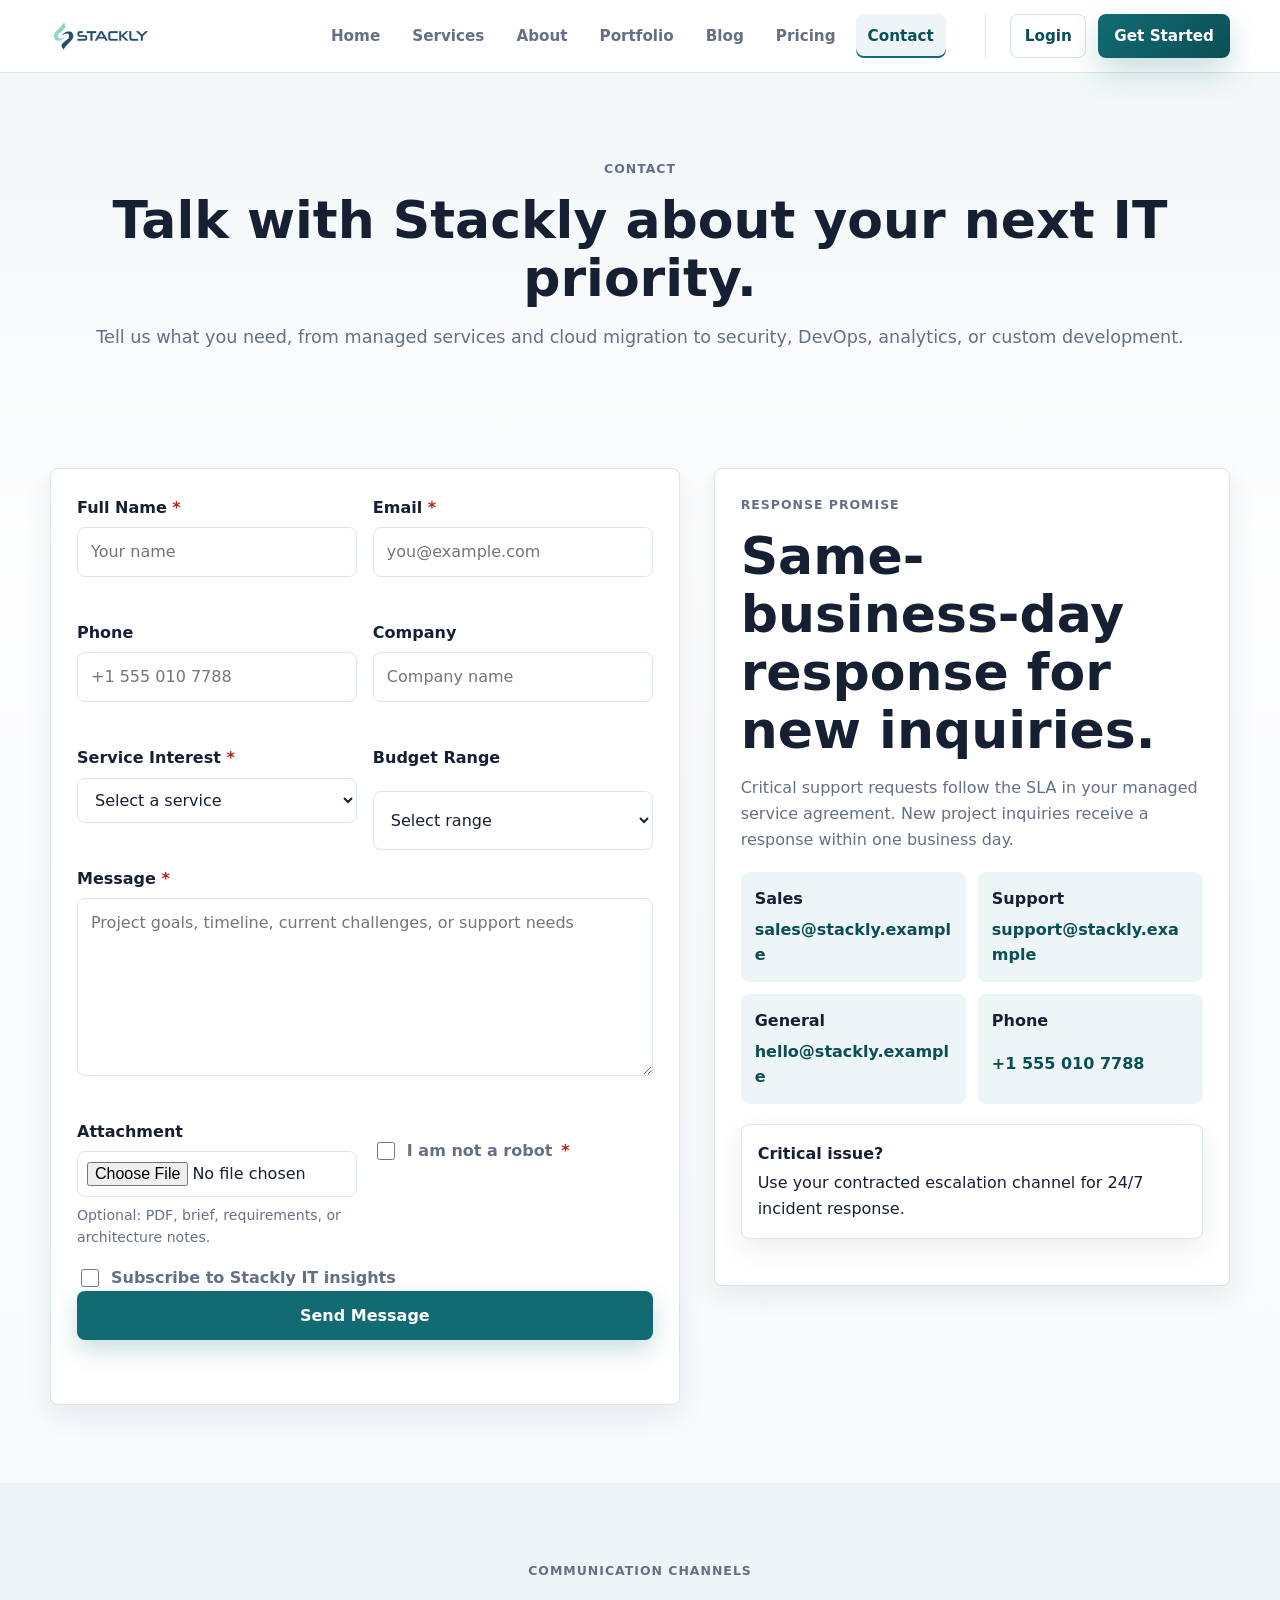
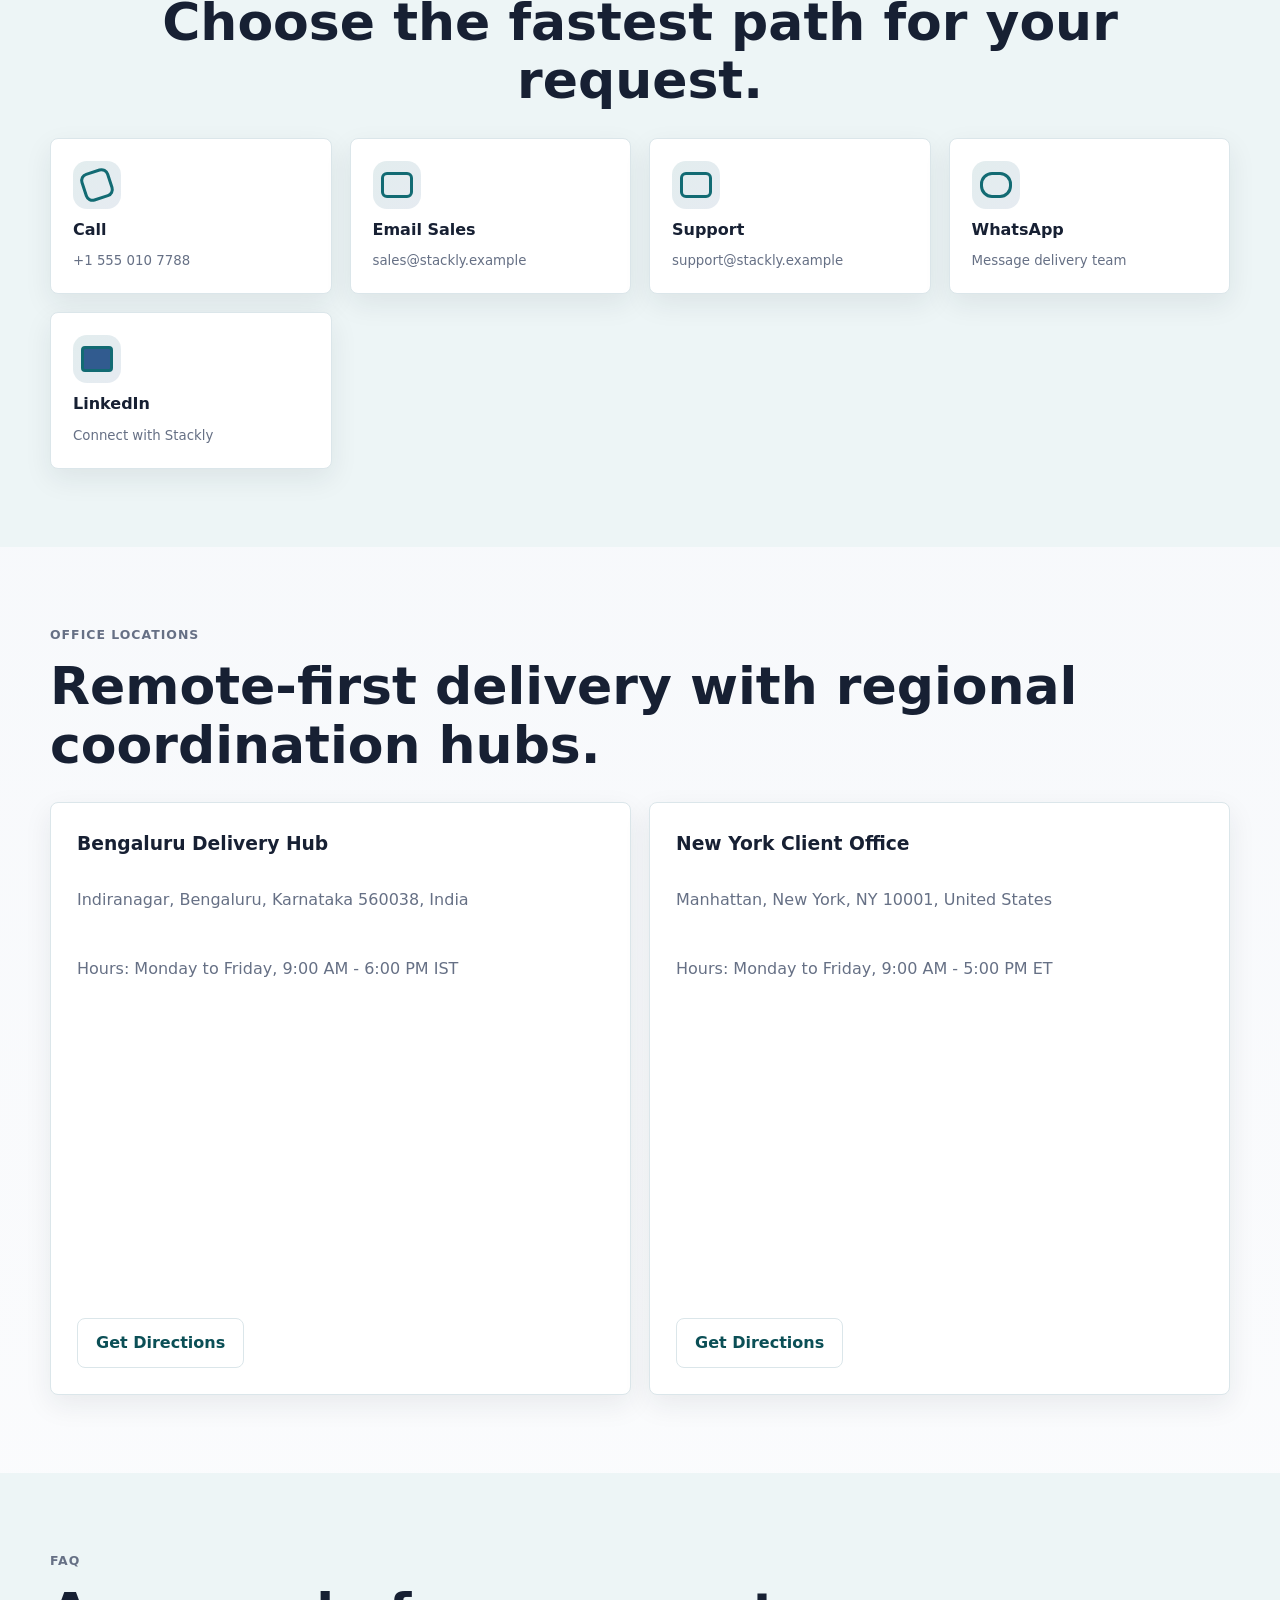
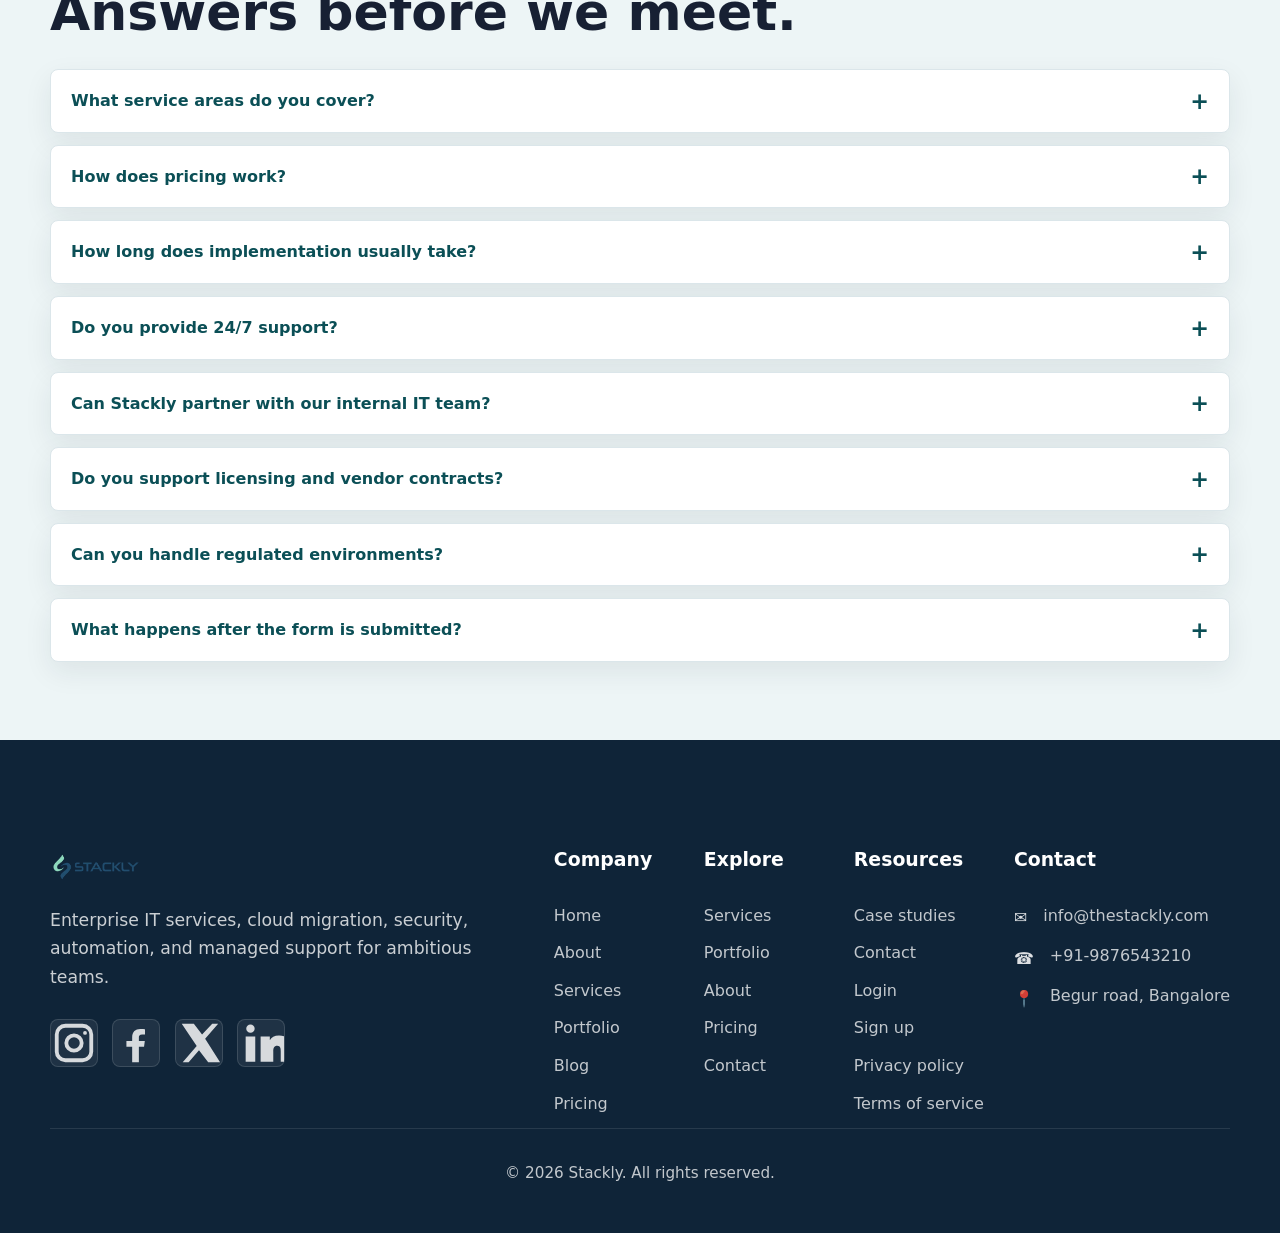
<file: contact.html>
<!DOCTYPE html>
<html lang="en">
<head>
  <meta charset="UTF-8">
  <meta name="viewport" content="width=device-width, initial-scale=1.0">
  <meta name="description" content="Contact Stackly for enterprise IT services, managed support, cloud migration, security, DevOps, analytics, and custom software development.">
  <meta property="og:title" content="Contact Stackly | Enterprise IT Services">
  <meta property="og:description" content="Reach Stackly sales, support, and delivery teams for IT consulting and managed services.">
  <title>Contact Stackly | Enterprise IT Services</title>
  <link rel="stylesheet" href="style.css">
  <script type="application/ld+json">
    {
      "@context": "https://schema.org",
      "@type": "FAQPage",
      "mainEntity": [
        {"@type": "Question", "name": "What regions does Stackly support?", "acceptedAnswer": {"@type": "Answer", "text": "Stackly supports remote and hybrid IT engagements across North America, Europe, and Asia."}},
        {"@type": "Question", "name": "How quickly will Stackly respond?", "acceptedAnswer": {"@type": "Answer", "text": "Sales inquiries receive a same-business-day response. Critical support requests follow the contracted SLA."}}
      ]
    }
  </script>
</head>
<body data-page="contact">
  <header class="site-header">
    <nav class="navbar" aria-label="Main navigation">
      <a class="logo" href="index.html" aria-label="Stackly home"><img src="assets/stackly-logo.webp" alt="Stackly Logo" class="logo__img" width="280" height="64"></a>
      <button class="menu-toggle" id="menuToggle" type="button" aria-label="Open menu" aria-expanded="false">
        <span class="menu-bar" aria-hidden="true"></span>
        <span class="menu-bar" aria-hidden="true"></span>
        <span class="menu-bar" aria-hidden="true"></span>
      </button>
      <div class="nav-menu" id="navMenu">
        <ul class="nav-links">
          <li><a href="index.html" data-nav="home">Home</a></li>
          <li><a href="services.html" data-nav="services">Services</a></li>
          <li><a href="about.html" data-nav="about">About</a></li>
          <li><a href="portfolio.html" data-nav="portfolio">Portfolio</a></li>
          <li><a href="blog.html" data-nav="blog">Blog</a></li>
          <li><a href="pricing.html" data-nav="pricing">Pricing</a></li>
          <li><a href="contact.html" data-nav="contact">Contact</a></li>
        </ul>
        <div class="nav-actions" id="authArea"></div>
      </div>
    </nav>
  </header>

  <main>
    <section class="page-hero page-fade">
      <p class="eyebrow">Contact</p>
      <h1>Talk with Stackly about your next IT priority.</h1>
      <p>Tell us what you need, from managed services and cloud migration to security, DevOps, analytics, or custom development.</p>
    </section>

    <section class="section contact-layout enhanced-contact">
      <form class="form-card contact-form" id="contactForm" novalidate>
        <div class="form-grid">
          <div class="form-group">
            <label for="contactName">Full Name <span aria-hidden="true">*</span></label>
            <input type="text" id="contactName" name="name" placeholder="Your name" required>
            <small class="error-message"></small>
          </div>
          <div class="form-group">
            <label for="contactEmail">Email <span aria-hidden="true">*</span></label>
            <input type="email" id="contactEmail" name="email" placeholder="you@example.com" required>
            <small class="error-message"></small>
          </div>
          <div class="form-group">
            <label for="contactPhone">Phone</label>
            <input type="tel" id="contactPhone" name="phone" placeholder="+1 555 010 7788">
            <small class="error-message"></small>
          </div>
          <div class="form-group">
            <label for="contactCompany">Company</label>
            <input type="text" id="contactCompany" name="company" placeholder="Company name">
            <small class="error-message"></small>
          </div>
          <div class="form-group">
            <label for="serviceInterest">Service Interest <span aria-hidden="true">*</span></label>
            <select id="serviceInterest" name="service" required>
              <option value="">Select a service</option>
              <option>Cloud Migration</option>
              <option>Managed Services</option>
              <option>Security and Compliance</option>
              <option>DevOps Automation</option>
              <option>Data Analytics and BI</option>
              <option>Custom Software Development</option>
              <option>Database Management</option>
              <option>Disaster Recovery</option>
              <option>IT Consulting</option>
              <option>24/7 Technical Support</option>
              <option>Starter Pack</option>
              <option>Professional Pack</option>
              <option>Enterprise Pack</option>
            </select>
            <small class="error-message"></small>
          </div>
          <div class="form-group">
            <label for="budgetRange">Budget Range</label>
            <select id="budgetRange" name="budget">
              <option value="">Select range</option>
              <option>Under $10,000</option>
              <option>$10,000 - $50,000</option>
              <option>$50,000 - $150,000</option>
              <option>$150,000+</option>
              <option>Monthly managed service plan</option>
            </select>
          </div>
          <div class="form-group full-span">
            <label for="contactMessage">Message <span aria-hidden="true">*</span></label>
            <textarea id="contactMessage" name="message" rows="6" placeholder="Project goals, timeline, current challenges, or support needs" required></textarea>
            <small class="error-message"></small>
          </div>
          <div class="form-group">
            <label for="attachment">Attachment</label>
            <input type="file" id="attachment" name="attachment">
            <small class="form-hint">Optional: PDF, brief, requirements, or architecture notes.</small>
          </div>
          <div class="form-group checkbox-group">
            <label><input type="checkbox" id="recaptchaCheck" required> I am not a robot <span aria-hidden="true">*</span></label>
            <small class="error-message"></small>
          </div>
          <div class="form-group checkbox-group full-span">
            <label><input type="checkbox" id="newsletter" name="newsletter"> Subscribe to Stackly IT insights</label>
          </div>
        </div>
        <button class="btn primary full" type="submit">Send Message</button>
        <p class="form-status" id="contactStatus" role="status"></p>
      </form>

      <aside class="contact-panel">
        <p class="eyebrow">Response Promise</p>
        <h2>Same-business-day response for new inquiries.</h2>
        <p>Critical support requests follow the SLA in your managed service agreement. New project inquiries receive a response within one business day.</p>
        <div class="response-grid">
          <div><strong>Sales</strong><a href="mailto:sales@stackly.example">sales@stackly.example</a></div>
          <div><strong>Support</strong><a href="mailto:support@stackly.example">support@stackly.example</a></div>
          <div><strong>General</strong><a href="mailto:hello@stackly.example">hello@stackly.example</a></div>
          <div><strong>Phone</strong><a href="tel:+15550107788">+1 555 010 7788</a></div>
        </div>
        <div class="urgency-card">
          <strong>Critical issue?</strong>
          <span>Use your contracted escalation channel for 24/7 incident response.</span>
        </div>
      </aside>
    </section>

    <section class="section muted" aria-labelledby="channels-title">
      <div class="section-heading center">
        <p class="eyebrow">Communication Channels</p>
        <h2 id="channels-title">Choose the fastest path for your request.</h2>
      </div>
      <div class="channel-grid">
        <a href="tel:+15550107788"><span class="channel-icon phone"></span><strong>Call</strong><small>+1 555 010 7788</small></a>
        <a href="mailto:sales@stackly.example"><span class="channel-icon mail"></span><strong>Email Sales</strong><small>sales@stackly.example</small></a>
        <a href="mailto:support@stackly.example"><span class="channel-icon support"></span><strong>Support</strong><small>support@stackly.example</small></a>
        <a href="https://wa.me/15550107788"><span class="channel-icon chat"></span><strong>WhatsApp</strong><small>Message delivery team</small></a>
        <a href="https://www.linkedin.com"><span class="channel-icon linkedin"></span><strong>LinkedIn</strong><small>Connect with Stackly</small></a>
      </div>
    </section>

    <section class="section" aria-labelledby="locations-title">
      <div class="section-heading">
        <p class="eyebrow">Office Locations</p>
        <h2 id="locations-title">Remote-first delivery with regional coordination hubs.</h2>
      </div>
      <div class="location-grid">
        <article class="location-card">
          <h3>Bengaluru Delivery Hub</h3>
          <p>Indiranagar, Bengaluru, Karnataka 560038, India</p>
          <p>Hours: Monday to Friday, 9:00 AM - 6:00 PM IST</p>
          <iframe title="Map of Bengaluru office" src="https://www.google.com/maps?q=Indiranagar%2C%20Bengaluru%2C%20Karnataka%20560038%2C%20India&output=embed" loading="lazy" allowfullscreen referrerpolicy="no-referrer-when-downgrade"></iframe>
          <a class="btn secondary" href="https://www.google.com/maps/search/?api=1&query=Indiranagar%2C+Bengaluru%2C+Karnataka+560038">Get Directions</a>
        </article>
        <article class="location-card">
          <h3>New York Client Office</h3>
          <p>Manhattan, New York, NY 10001, United States</p>
          <p>Hours: Monday to Friday, 9:00 AM - 5:00 PM ET</p>
          <iframe title="Map of New York office" src="https://www.google.com/maps?q=Manhattan%2C%20New%20York%2C%20NY%2010001%2C%20United%20States&output=embed" loading="lazy" allowfullscreen referrerpolicy="no-referrer-when-downgrade"></iframe>
          <a class="btn secondary" href="https://www.google.com/maps/search/?api=1&query=Manhattan%2C+New+York%2C+NY+10001">Get Directions</a>
        </article>
      </div>
    </section>

    <section class="section muted" aria-labelledby="contact-faq-title">
      <div class="section-heading">
        <p class="eyebrow">FAQ</p>
        <h2 id="contact-faq-title">Answers before we meet.</h2>
      </div>
      <div class="accordion-list">
        <details><summary>What service areas do you cover?</summary><p>Stackly supports cloud migration, managed infrastructure, security, compliance, DevOps, data analytics, custom development, disaster recovery, consulting, and 24/7 technical support.</p></details>
        <details><summary>How does pricing work?</summary><p>Managed service packages start with clear monthly tiers. Project pricing depends on scope, timeline, required specialists, and operational risk.</p></details>
        <details><summary>How long does implementation usually take?</summary><p>Focused assessments can take 1 to 3 weeks. Migration, security, DevOps, and software programs usually range from 4 to 16 weeks depending on complexity.</p></details>
        <details><summary>Do you provide 24/7 support?</summary><p>Yes. 24/7 support is available in Professional add-ons and Enterprise managed service agreements.</p></details>
        <details><summary>Can Stackly partner with our internal IT team?</summary><p>Yes. Most engagements use a hybrid operating model where Stackly owns defined outcomes while internal teams retain business and system knowledge.</p></details>
        <details><summary>Do you support licensing and vendor contracts?</summary><p>We support vendor evaluation, license planning, cloud marketplace guidance, and contract-ready technical scoping.</p></details>
        <details><summary>Can you handle regulated environments?</summary><p>Yes. Stackly has experience with finance, healthcare, retail, manufacturing, SaaS, education, and enterprise compliance contexts.</p></details>
        <details><summary>What happens after the form is submitted?</summary><p>You receive an on-screen confirmation, and our team reviews your request to schedule discovery, route support, or prepare a next-step proposal.</p></details>
      </div>
    </section>
  </main>
<footer class="site-footer">
  <div class="container" style="display: flex; justify-content: space-between; gap: 30px; flex-wrap: wrap; align-items: flex-start;">

    <!-- Footer Brand -->
    <div class="footer-brand" style="flex: 1; min-width: 200px;">
      <a class="logo" href="index.html" aria-label="Stackly home">
        <img class="logo__img"
             src="assets/stackly-logo.webp"
             alt="Stackly Logo">
      </a>

      <p>
        Enterprise IT services, cloud migration, security,
        automation, and managed support for ambitious teams.
      </p>

      <!-- Social Icons -->
      <div class="footer-social" aria-label="Social links">

        <a class="footer-social__link" href="#" aria-label="Instagram">
          <svg class="footer-social__icon" viewBox="0 0 24 24">
            <path fill="currentColor"
              d="M7.5 2h9A5.5 5.5 0 0 1 22 7.5v9A5.5 5.5 0 0 1 16.5 22h-9A5.5 5.5 0 0 1 2 16.5v-9A5.5 5.5 0 0 1 7.5 2Zm0 2A3.5 3.5 0 0 0 4 7.5v9A3.5 3.5 0 0 0 7.5 20h9a3.5 3.5 0 0 0 3.5-3.5v-9A3.5 3.5 0 0 0 16.5 4h-9Zm10.25 1.75a1 1 0 1 1 0 2a1 1 0 0 1 0-2ZM12 7a5 5 0 1 1 0 10a5 5 0 0 1 0-10Zm0 2a3 3 0 1 0 0 6a3 3 0 0 0 0-6Z"/>
          </svg>
        </a>

        <a class="footer-social__link" href="#" aria-label="Facebook">
          <svg class="footer-social__icon" viewBox="0 0 24 24">
            <path fill="currentColor"
              d="M13.5 22v-8h2.7l.4-3H13.5V9.1c0-.9.3-1.6 1.7-1.6h1.5V4.8c-.3 0-1.3-.1-2.5-.1c-2.5 0-4.2 1.5-4.2 4.3V11H7v3h3v8h3.5Z"/>
          </svg>
        </a>

        <a class="footer-social__link" href="#" aria-label="Twitter">
          <svg class="footer-social__icon" viewBox="0 0 24 24">
            <path fill="currentColor"
              d="M18.9 2H22l-6.8 7.8L23 22h-6.2l-4.8-6.2L6.6 22H3.5l7.3-8.4L3 2h6.3l4.3 5.6L18.9 2Z"/>
          </svg>
        </a>

        <a class="footer-social__link" href="#" aria-label="LinkedIn">
          <svg class="footer-social__icon" viewBox="0 0 24 24">
            <path fill="currentColor"
              d="M6.5 6.7A2.2 2.2 0 1 1 6.5 2.3a2.2 2.2 0 0 1 0 4.4ZM4 21.8V8.6h5v13.2H4Zm7.8 0V8.6h4.8v1.8h.1c.7-1.2 2.3-2.3 4.7-2.3c5 0 5.9 3.3 5.9 7.6v6.1h-5v-5.4c0-1.3 0-3-1.8-3s-2.1 1.4-2.1 2.9v5.5h-5Z"/>
          </svg>
        </a>

      </div>
    </div>

    <!-- Company -->
    <div style="flex: 0 1 auto; min-width: 120px;">
      <h4>Company</h4>

      <ul class="footer-links">
        <li><a href="index.html">Home</a></li>
        <li><a href="about.html">About</a></li>
        <li><a href="services.html">Services</a></li>
        <li><a href="portfolio.html">Portfolio</a></li>
        <li><a href="blog.html">Blog</a></li>
        <li><a href="pricing.html">Pricing</a></li>
      </ul>
    </div>

    <!-- Explore -->
    <div style="flex: 0 1 auto; min-width: 120px;">
      <h4>Explore</h4>

      <ul class="footer-links">
        <li><a href="services.html">Services</a></li>
        <li><a href="portfolio.html">Portfolio</a></li>
        <li><a href="about.html">About</a></li>
        <li><a href="pricing.html">Pricing</a></li>
        <li><a href="contact.html">Contact</a></li>
      </ul>
    </div>

    <!-- Resources -->
    <div style="flex: 0 1 auto; min-width: 120px;">
      <h4>Resources</h4>

      <ul class="footer-links">
        <li><a href="portfolio.html">Case studies</a></li>
        <li><a href="contact.html">Contact</a></li>
        <li><a href="login.html">Login</a></li>
        <li><a href="signup.html">Sign up</a></li>
        <li><a href="privacy.html">Privacy policy</a></li>
        <li><a href="terms.html">Terms of service</a></li>
      </ul>
    </div>

    <!-- Contact -->
    <div style="flex: 0 1 auto; min-width: 180px;">
      <h4>Contact</h4>

      <ul class="footer-links footer-contact">

        <li>
          <span class="footer-contact__ico">
            ✉
          </span>

          <a href="mailto:info@thestackly.com">
            info@thestackly.com
          </a>
        </li>

        <li>
          <span class="footer-contact__ico">
            ☎
          </span>

          <a href="tel:+919876543210">
            +91-9876543210
          </a>
        </li>

        <li>
          <span class="footer-contact__ico">
            📍
          </span>

          <a href="https://www.google.com/maps?q=Begur+Road+Bangalore"
             target="_blank">
            Begur road, Bangalore
          </a>
        </li>

      </ul>
    </div>

  </div>

  <!-- Footer Bottom -->
  <div class="container footer-bottom">
    <span>
      &copy; 2026 Stackly. All rights reserved.
    </span>
  </div>
</footer>
    

  <script src="script.js"></script>
</body>
</html>
</file>
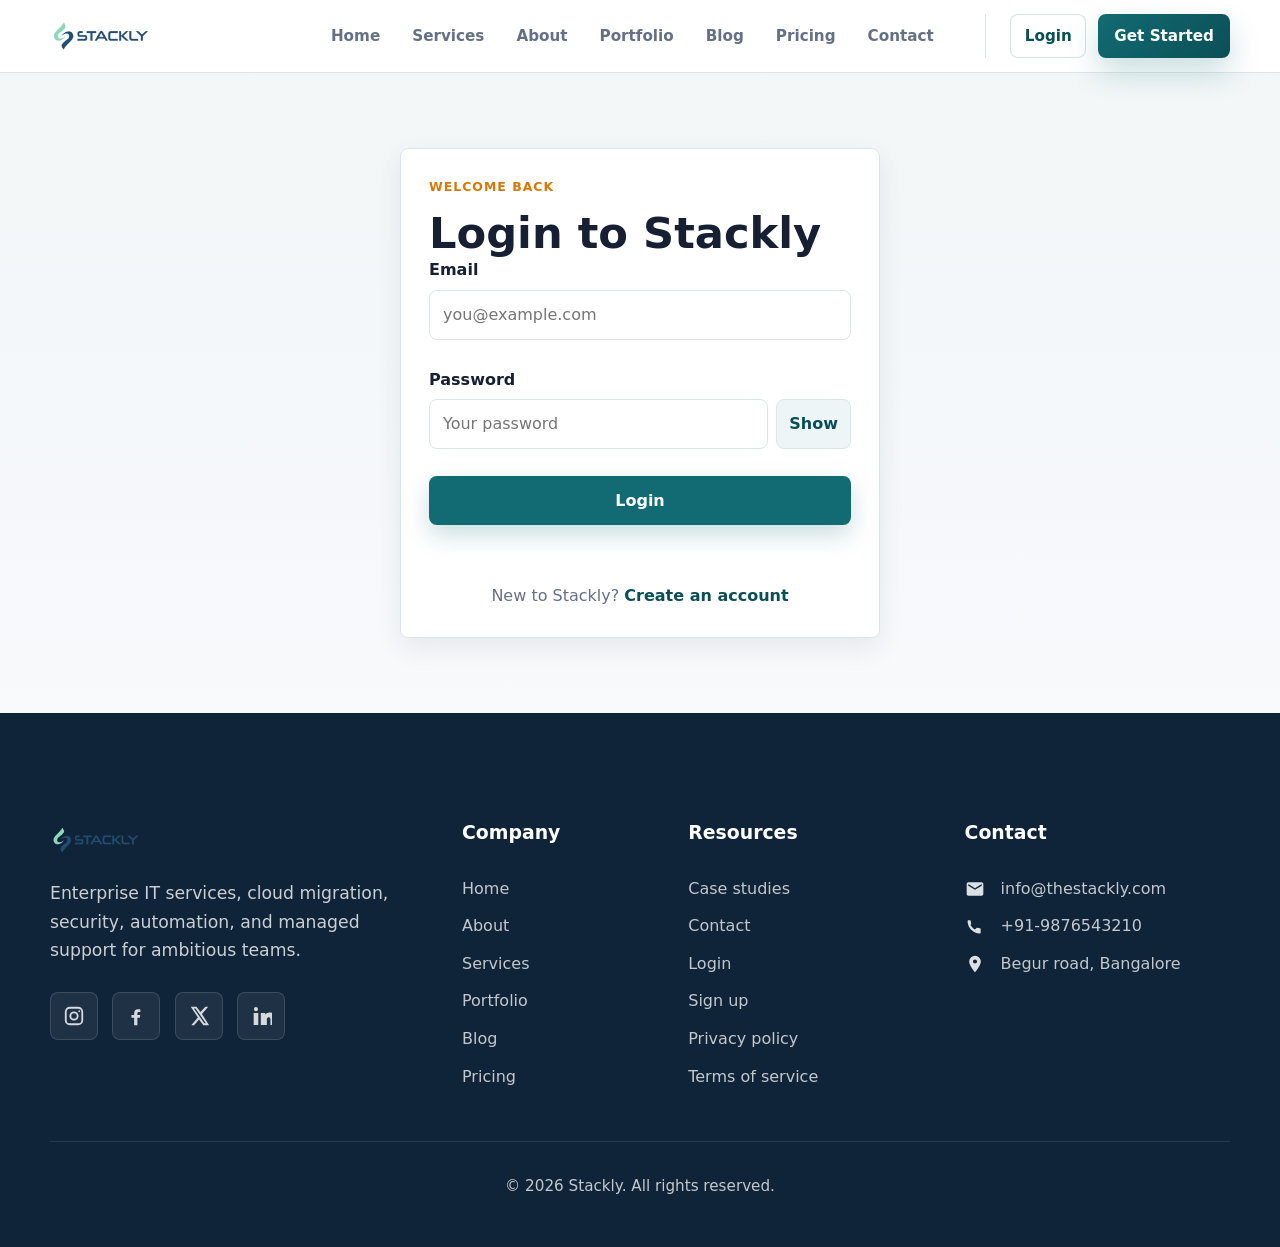
<file: login.html>
<!DOCTYPE html>
<html lang="en">
<head>
  <meta charset="UTF-8">
  <meta name="viewport" content="width=device-width, initial-scale=1.0">
  <title>Login | Stackly</title>
  <link rel="stylesheet" href="style.css">
</head>
<body data-page="login">
  <header class="site-header">
    <nav class="navbar" aria-label="Main navigation">
      <a class="logo" href="index.html" aria-label="Stackly home"><img src="assets/stackly-logo.webp" alt="Stackly Logo" class="logo__img" width="280" height="64"></a>
      <button class="menu-toggle" id="menuToggle" type="button" aria-label="Open menu" aria-expanded="false">
        <span class="menu-bar" aria-hidden="true"></span>
        <span class="menu-bar" aria-hidden="true"></span>
        <span class="menu-bar" aria-hidden="true"></span>
      </button>
      <div class="nav-menu" id="navMenu">
        <ul class="nav-links">
          <li><a href="index.html" data-nav="home">Home</a></li>
          <li><a href="services.html" data-nav="services">Services</a></li>
          <li><a href="about.html" data-nav="about">About</a></li>
          <li><a href="portfolio.html" data-nav="portfolio">Portfolio</a></li>
          <li><a href="blog.html" data-nav="blog">Blog</a></li>
          <li><a href="pricing.html" data-nav="pricing">Pricing</a></li>
          <li><a href="contact.html" data-nav="contact">Contact</a></li>
        </ul>
        <div class="nav-actions" id="authArea"></div>
      </div>
    </nav>
  </header>

  <main class="auth-page page-fade">
    <section class="auth-card">
      <p class="eyebrow">Welcome back</p>
      <h1>Login to Stackly</h1>
      <form id="loginForm" novalidate>
        <div class="form-group">
          <label for="loginEmail">Email</label>
          <input type="email" id="loginEmail" placeholder="you@example.com">
          <small class="error-message"></small>
        </div>
        <div class="form-group">
          <label for="loginPassword">Password</label>
          <div class="password-field">
            <input type="password" id="loginPassword" placeholder="Your password">
            <button class="toggle-password" type="button" data-target="loginPassword">Show</button>
          </div>
          <small class="error-message"></small>
        </div>
        <button class="btn primary full" type="submit">Login</button>
        <p class="form-status" id="loginStatus" role="status"></p>
      </form>
      <p class="auth-switch">New to Stackly? <a href="signup.html">Create an account</a></p>
    </section>
  </main>

  <footer class="site-footer">
    <div class="container footer-grid">
      <div class="footer-brand">
        <a class="logo" href="index.html" aria-label="Stackly home">
          <img class="logo__img" src="assets/stackly-logo.webp" alt="Stackly Logo" width="280" height="64" decoding="async">
        </a>
        <p>Enterprise IT services, cloud migration, security, automation, and managed support for ambitious teams.</p>
        <div class="footer-social" aria-label="Social links">
          <a class="footer-social__link" href="404.html" aria-label="Instagram">
            <svg class="footer-social__icon" viewBox="0 0 24 24" width="22" height="22" aria-hidden="true">
              <path fill="currentColor" d="M7.5 2h9A5.5 5.5 0 0 1 22 7.5v9A5.5 5.5 0 0 1 16.5 22h-9A5.5 5.5 0 0 1 2 16.5v-9A5.5 5.5 0 0 1 7.5 2Zm0 2A3.5 3.5 0 0 0 4 7.5v9A3.5 3.5 0 0 0 7.5 20h9a3.5 3.5 0 0 0 3.5-3.5v-9A3.5 3.5 0 0 0 16.5 4h-9Zm10.25 1.75a1 1 0 1 1 0 2a1 1 0 0 1 0-2ZM12 7a5 5 0 1 1 0 10a5 5 0 0 1 0-10Zm0 2a3 3 0 1 0 0 6a3 3 0 0 0 0-6Z"/>
            </svg>
          </a>
          <a class="footer-social__link" href="404.html" aria-label="Facebook">
            <svg class="footer-social__icon" viewBox="0 0 24 24" width="22" height="22" aria-hidden="true">
              <path fill="currentColor" d="M13.5 22v-8h2.7l.4-3H13.5V9.1c0-.9.3-1.6 1.7-1.6h1.5V4.8c-.3 0-1.3-.1-2.5-.1c-2.5 0-4.2 1.5-4.2 4.3V11H7v3h3v8h3.5Z"/>
            </svg>
          </a>
          <a class="footer-social__link" href="404.html" aria-label="Twitter">
            <svg class="footer-social__icon" viewBox="0 0 24 24" width="22" height="22" aria-hidden="true">
              <path fill="currentColor" d="M18.9 2H22l-6.8 7.8L23 22h-6.2l-4.8-6.2L6.6 22H3.5l7.3-8.4L3 2h6.3l4.3 5.6L18.9 2Zm-1.1 18h1.7L8.2 3.9H6.4L17.8 20Z"/>
            </svg>
          </a>
          <a class="footer-social__link" href="404.html" aria-label="LinkedIn">
            <svg class="footer-social__icon" viewBox="0 0 24 24" width="22" height="22" aria-hidden="true">
              <path fill="currentColor" d="M6.5 6.7A2.2 2.2 0 1 1 6.5 2.3a2.2 2.2 0 0 1 0 4.4ZM4 21.8V8.6h5v13.2H4Zm7.8 0V8.6h4.8v1.8h.1c.7-1.2 2.3-2.3 4.7-2.3c5 0 5.9 3.3 5.9 7.6v6.1h-5v-5.4c0-1.3 0-3-1.8-3s-2.1 1.4-2.1 2.9v5.5h-5Z"/>
            </svg>
          </a>
        </div>
      </div>
      <div>
        <h4>Company</h4>
        <ul class="footer-links">
          <li><a href="index.html">Home</a></li>
          <li><a href="about.html">About</a></li>
          <li><a href="services.html">Services</a></li>
          <li><a href="portfolio.html">Portfolio</a></li>
          <li><a href="blog.html">Blog</a></li>
          <li><a href="pricing.html">Pricing</a></li>
        </ul>
      </div>
      <div>
        <h4>Resources</h4>

<ul class="footer-links">
  <li>
    <a href="portfolio.html">Case studies</a>
  </li>

  <li>
    <a href="contact.html">Contact</a>
  </li>

  <li>
    <a href="login.html">Login</a>
  </li>

  <li>
    <a href="signup.html">Sign up</a>
  </li>

  <li>
    <a href="privacy.html">Privacy policy</a>
  </li>

  <li>
    <a href="terms.html">Terms of service</a>
  </li>
</ul>
        </ul>
      </div>
      <div>
        <h4>Contact</h4>
        <ul class="footer-links footer-contact">
          <li>
            <span class="footer-contact__ico" aria-hidden="true">
              <svg viewBox="0 0 24 24" width="20" height="20">
                <path fill="currentColor" d="M20 4H4a2 2 0 0 0-2 2v12a2 2 0 0 0 2 2h16a2 2 0 0 0 2-2V6a2 2 0 0 0-2-2Zm0 4-8 5L4 8V6l8 5 8-5v2Z"/>
              </svg>
            </span>
            <a href="mailto:info@thestackly.com">info@thestackly.com</a>
          </li>
          <li>
            <span class="footer-contact__ico" aria-hidden="true">
              <svg viewBox="0 0 24 24" width="20" height="20">
                <path fill="currentColor" d="M6.6 10.8c1.2 2.3 3.1 4.2 5.4 5.4l1.8-1.8c.2-.2.6-.3.9-.2 1 .3 2.1.5 3.2.5.5 0 .9.4.9.9V20c0 .5-.4.9-.9.9C9.9 20.9 3.1 14.1 3.1 5.9c0-.5.4-.9.9-.9H6c.5 0 .9.4.9.9 0 1.1.2 2.2.5 3.2.1.3 0 .7-.2.9l-1.6 1.7Z"/>
              </svg>
            </span>
            <a href="tel:+919876543210">+91-9876543210</a>
          </li>
          <li>
            <span class="footer-contact__ico" aria-hidden="true">
              <svg viewBox="0 0 24 24" width="20" height="20">
                <path fill="currentColor" d="M12 2a7 7 0 0 1 7 7c0 5.2-7 13-7 13S5 14.2 5 9a7 7 0 0 1 7-7Zm0 9.5A2.5 2.5 0 1 0 12 6.5a2.5 2.5 0 0 0 0 5Z"/>
              </svg>
            </span>
           <a href="https://www.google.com/maps?q=Begur+Road+Bangalore" target="_blank">
  Begur road, Bangalore
</a>
          </li>
        </ul>
      </div>
    </div>
    <div class="container footer-bottom">
      <span>&copy; <span id="year"></span> Stackly. All rights reserved.</span>
    </div>
  </footer>
  <script src="script.js"></script>
</body>
</html>
</file>
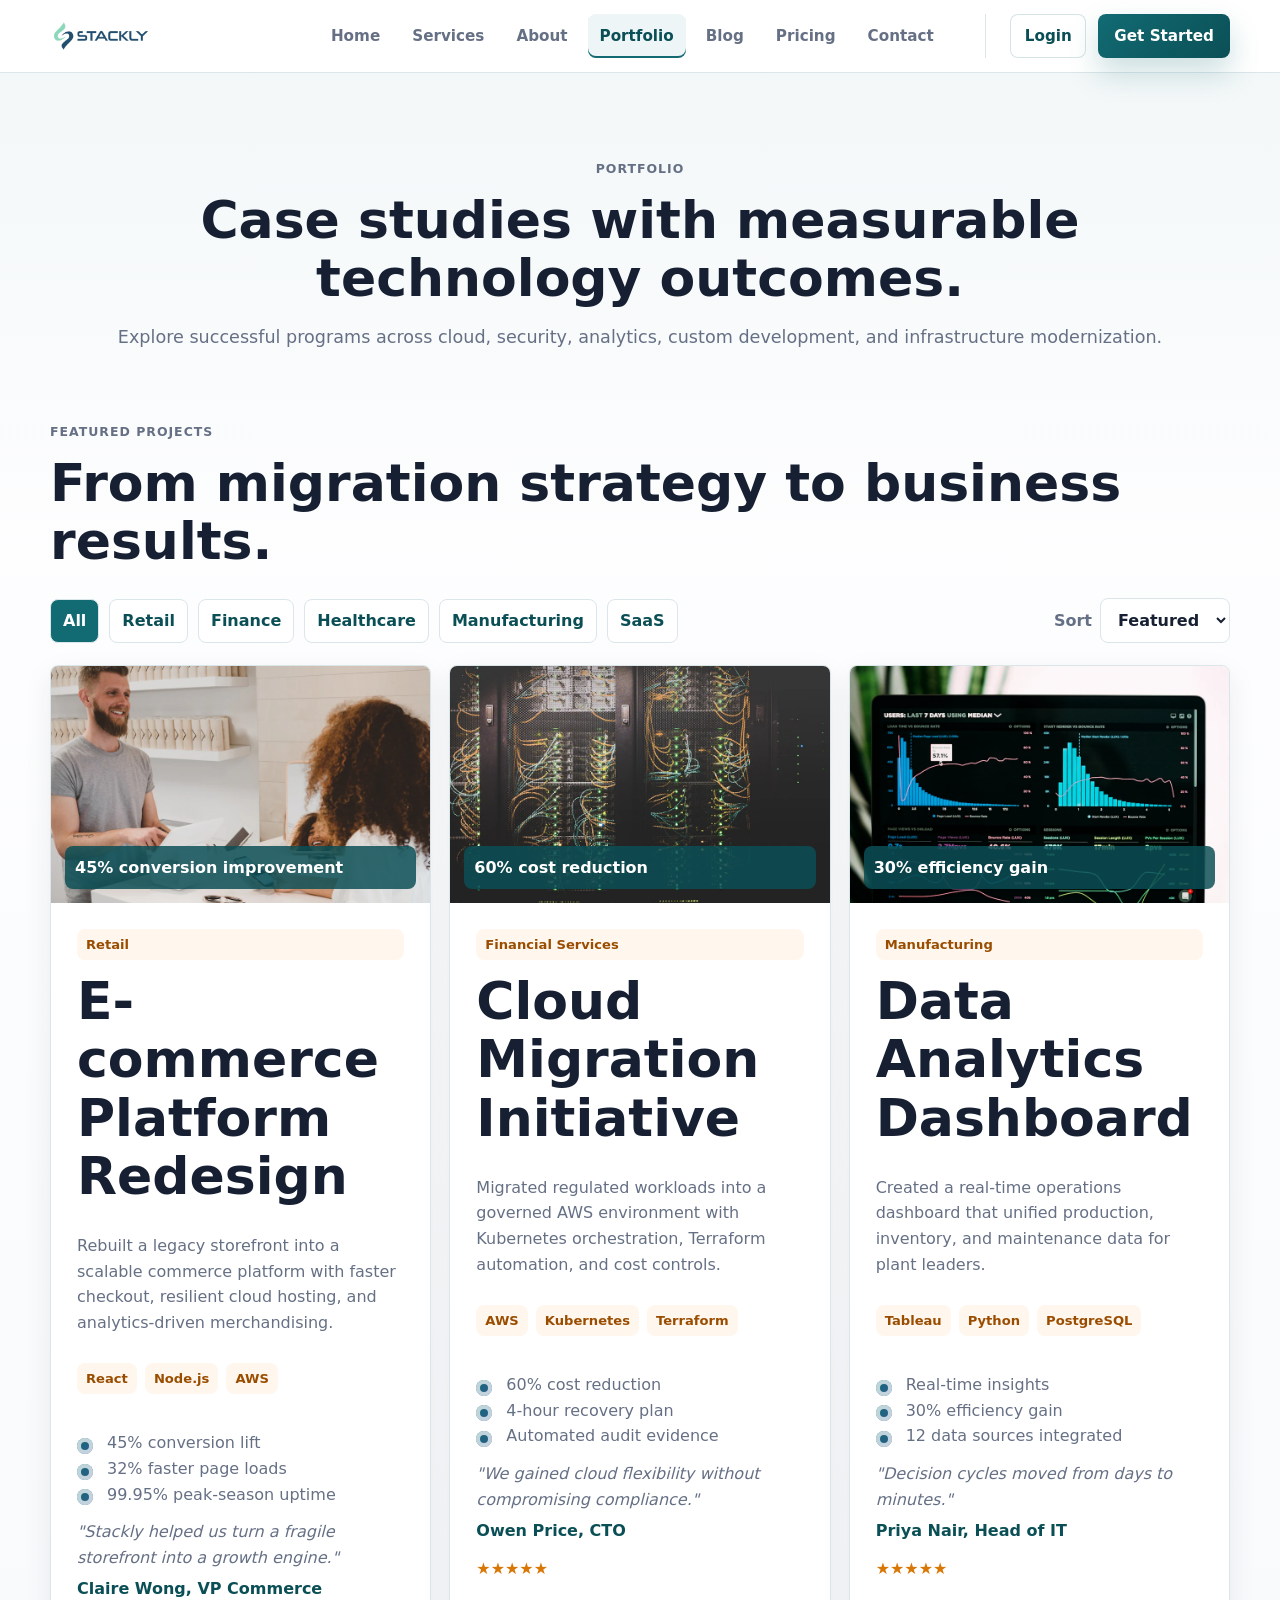
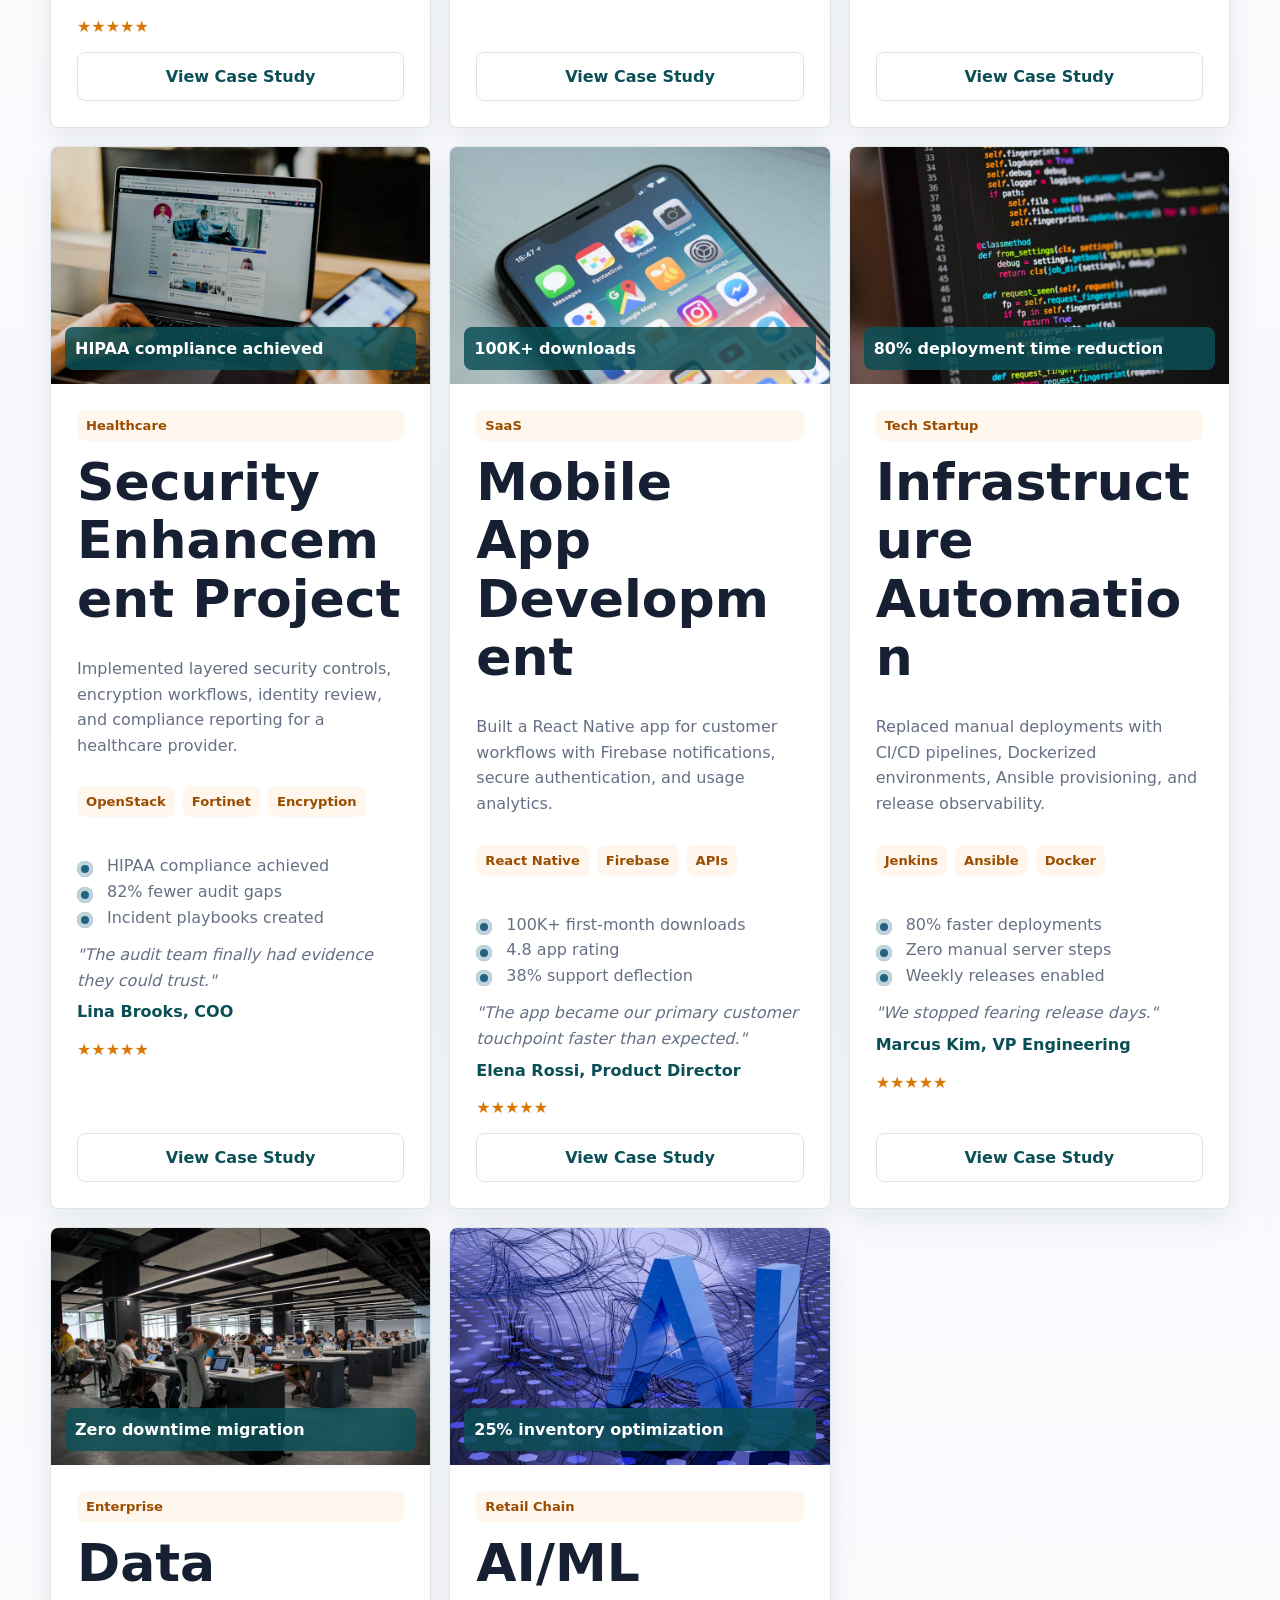
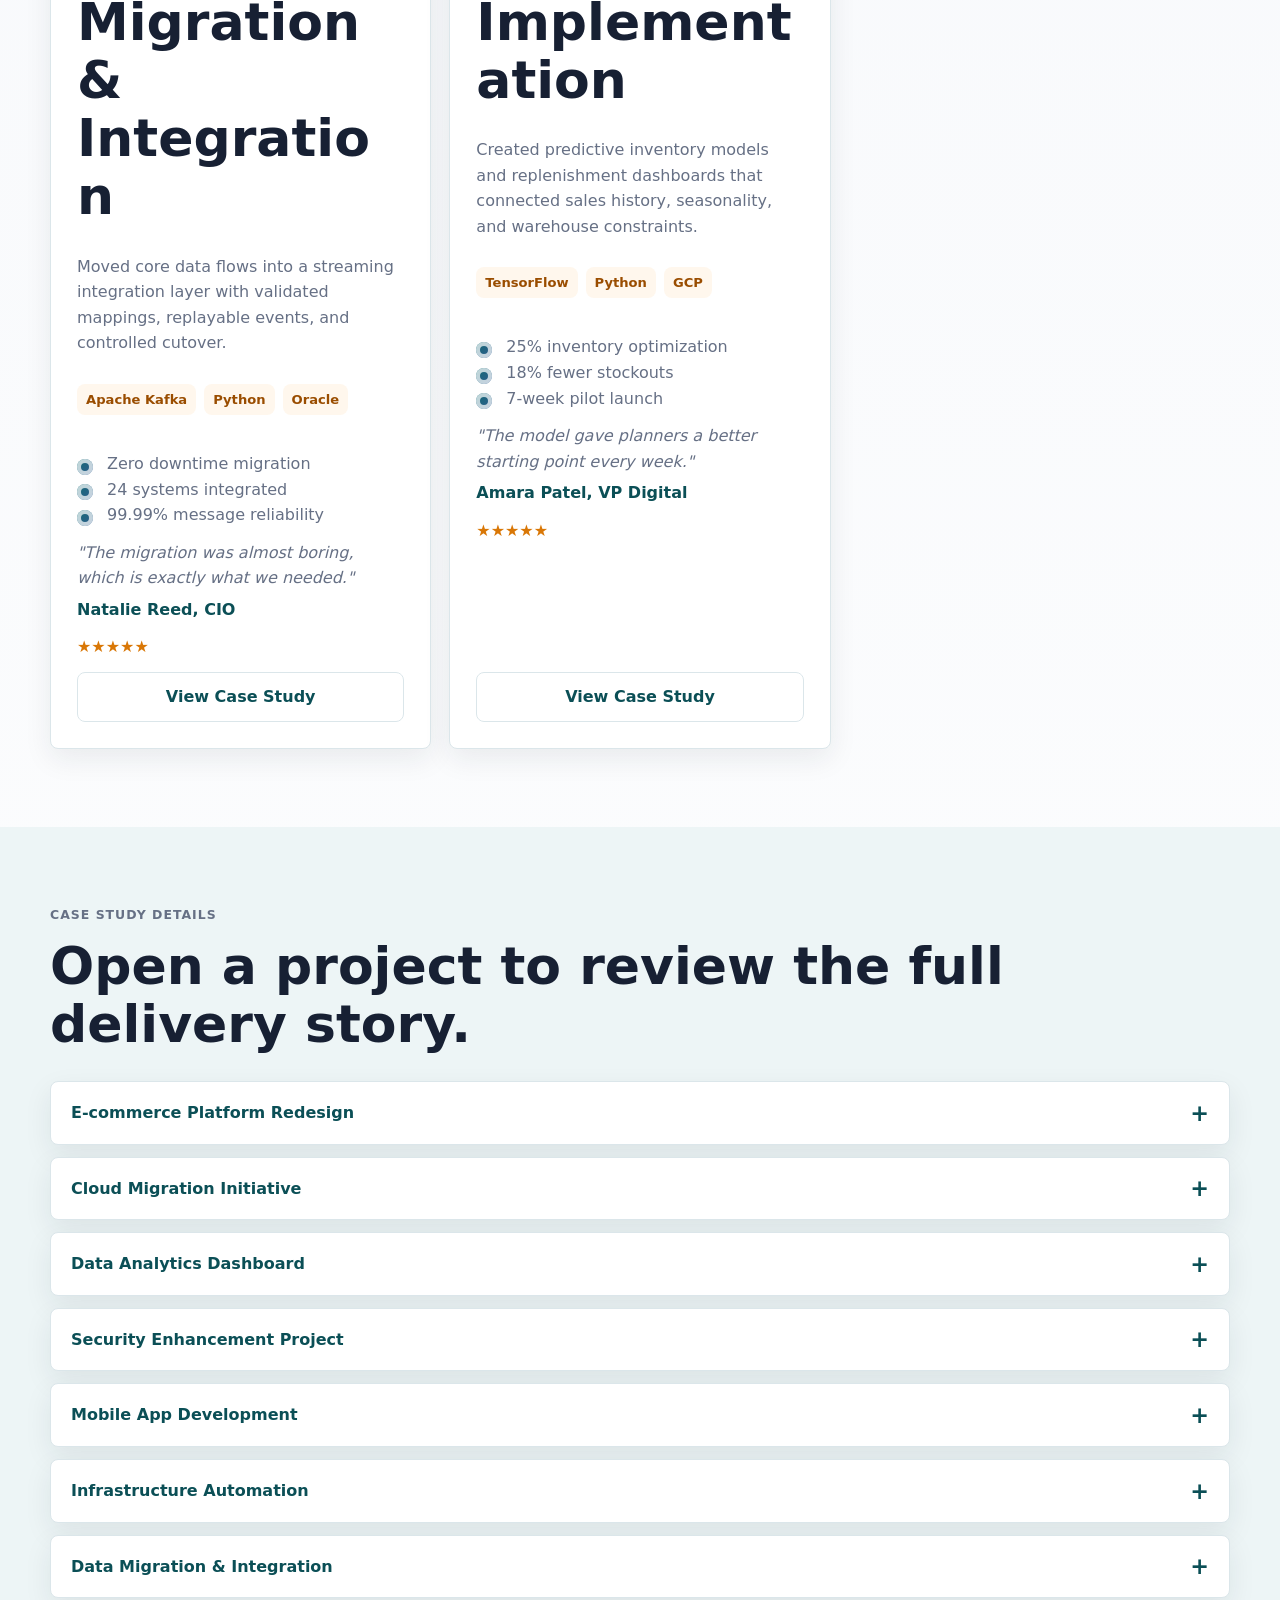
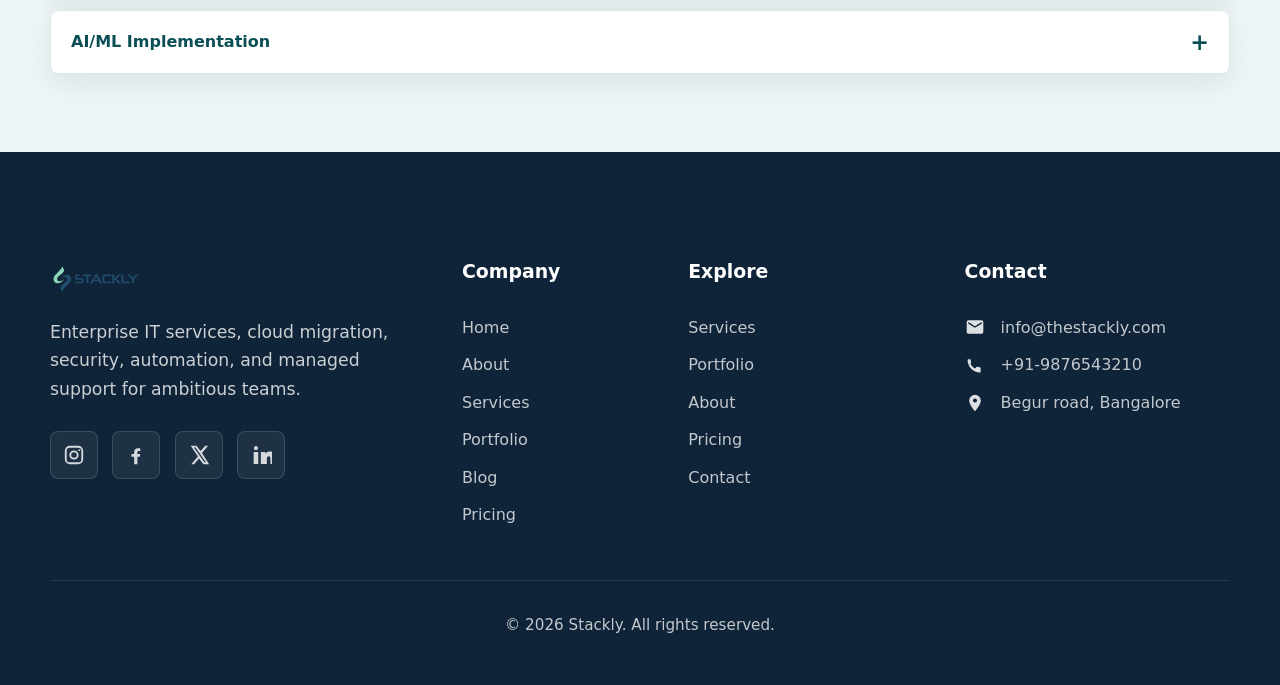
<file: portfolio.html>
<!DOCTYPE html>
<html lang="en">
<head>
  <meta charset="UTF-8">
  <meta name="viewport" content="width=device-width, initial-scale=1.0">
  <meta name="description" content="Explore Stackly case studies across e-commerce, cloud migration, analytics, security, mobile development, automation, data integration, and AI/ML.">
  <meta property="og:title" content="Portfolio | Stackly Case Studies">
  <meta property="og:description" content="See measurable IT outcomes delivered by Stackly across industries and technologies.">
  <meta property="og:image" content="assets/photos/portfolio-cloud.webp">
  <title>Portfolio | Stackly Case Studies</title>
  <link rel="stylesheet" href="style.css">
</head>
<body data-page="portfolio">
  <header class="site-header">
    <nav class="navbar" aria-label="Main navigation">
      <a class="logo" href="index.html" aria-label="Stackly home"><img src="assets/stackly-logo.webp" alt="Stackly Logo" class="logo__img" width="280" height="64"></a>
      <button class="menu-toggle" id="menuToggle" type="button" aria-label="Open menu" aria-expanded="false">
        <span class="menu-bar" aria-hidden="true"></span>
        <span class="menu-bar" aria-hidden="true"></span>
        <span class="menu-bar" aria-hidden="true"></span>
      </button>
      <div class="nav-menu" id="navMenu">
        <ul class="nav-links">
          <li><a href="index.html" data-nav="home">Home</a></li>
          <li><a href="services.html" data-nav="services">Services</a></li>
          <li><a href="about.html" data-nav="about">About</a></li>
          <li><a href="portfolio.html" data-nav="portfolio">Portfolio</a></li>
          <li><a href="blog.html" data-nav="blog">Blog</a></li>
          <li><a href="pricing.html" data-nav="pricing">Pricing</a></li>
          <li><a href="contact.html" data-nav="contact">Contact</a></li>
        </ul>
        <div class="nav-actions" id="authArea"></div>
      </div>
    </nav>
  </header>

  <main>
    <section class="page-hero page-fade">
      <p class="eyebrow">Portfolio</p>
      <h1>Case studies with measurable technology outcomes.</h1>
      <p>Explore successful programs across cloud, security, analytics, custom development, and infrastructure modernization.</p>
    </section>

    <section class="section compact-top" aria-labelledby="portfolio-title">
      <div class="section-heading">
        <p class="eyebrow">Featured Projects</p>
        <h2 id="portfolio-title">From migration strategy to business results.</h2>
      </div>
      <div class="toolbar">
        <div class="filter-bar" aria-label="Filter portfolio">
          <button class="filter-btn active" type="button" data-filter="all">All</button>
          <button class="filter-btn" type="button" data-filter="Retail">Retail</button>
          <button class="filter-btn" type="button" data-filter="Finance">Finance</button>
          <button class="filter-btn" type="button" data-filter="Healthcare">Healthcare</button>
          <button class="filter-btn" type="button" data-filter="Manufacturing">Manufacturing</button>
          <button class="filter-btn" type="button" data-filter="SaaS">SaaS</button>
        </div>
        <label class="sort-control">Sort
          <select id="portfolioSort" aria-label="Sort portfolio projects">
            <option value="featured">Featured</option>
            <option value="industry">Industry</option>
            <option value="impact">Impact</option>
          </select>
        </label>
      </div>

      <div class="portfolio-grid" id="portfolioGrid">
        <article class="portfolio-card" data-industry="Retail" data-impact="45" data-title="E-commerce Platform Redesign">
          <figure>
            <img src="assets/photos/portfolio-ecommerce.webp" alt="E-commerce dashboard and online shopping workflow" loading="lazy">
            <figcaption>45% conversion improvement</figcaption>
          </figure>
          <div class="portfolio-card-body">
            <span class="case-label">Retail</span>
            <h2>E-commerce Platform Redesign</h2>
            <p>Rebuilt a legacy storefront into a scalable commerce platform with faster checkout, resilient cloud hosting, and analytics-driven merchandising.</p>
            <div class="tag-list"><span>React</span><span>Node.js</span><span>AWS</span></div>
            <ul class="result-list"><li>45% conversion lift</li><li>32% faster page loads</li><li>99.95% peak-season uptime</li></ul>
            <blockquote>"Stackly helped us turn a fragile storefront into a growth engine." <cite>Claire Wong, VP Commerce</cite></blockquote>
            <div class="rating" aria-label="5 out of 5 stars">&#9733;&#9733;&#9733;&#9733;&#9733;</div>
            <a class="btn secondary" href="#case-ecommerce">View Case Study</a>
          </div>
        </article>

        <article class="portfolio-card" data-industry="Finance" data-impact="60" data-title="Cloud Migration Initiative">
          <figure>
            <img src="assets/photos/portfolio-cloud.webp" alt="Cloud infrastructure and server environment" loading="lazy">
            <figcaption>60% cost reduction</figcaption>
          </figure>
          <div class="portfolio-card-body">
            <span class="case-label">Financial Services</span>
            <h2>Cloud Migration Initiative</h2>
            <p>Migrated regulated workloads into a governed AWS environment with Kubernetes orchestration, Terraform automation, and cost controls.</p>
            <div class="tag-list"><span>AWS</span><span>Kubernetes</span><span>Terraform</span></div>
            <ul class="result-list"><li>60% cost reduction</li><li>4-hour recovery plan</li><li>Automated audit evidence</li></ul>
            <blockquote>"We gained cloud flexibility without compromising compliance." <cite>Owen Price, CTO</cite></blockquote>
            <div class="rating" aria-label="5 out of 5 stars">&#9733;&#9733;&#9733;&#9733;&#9733;</div>
            <a class="btn secondary" href="#case-cloud">View Case Study</a>
          </div>
        </article>

        <article class="portfolio-card" data-industry="Manufacturing" data-impact="30" data-title="Data Analytics Dashboard">
          <figure>
            <img src="assets/photos/portfolio-analytics.webp" alt="Analytics dashboard on a workstation" loading="lazy">
            <figcaption>30% efficiency gain</figcaption>
          </figure>
          <div class="portfolio-card-body">
            <span class="case-label">Manufacturing</span>
            <h2>Data Analytics Dashboard</h2>
            <p>Created a real-time operations dashboard that unified production, inventory, and maintenance data for plant leaders.</p>
            <div class="tag-list"><span>Tableau</span><span>Python</span><span>PostgreSQL</span></div>
            <ul class="result-list"><li>Real-time insights</li><li>30% efficiency gain</li><li>12 data sources integrated</li></ul>
            <blockquote>"Decision cycles moved from days to minutes." <cite>Priya Nair, Head of IT</cite></blockquote>
            <div class="rating" aria-label="5 out of 5 stars">&#9733;&#9733;&#9733;&#9733;&#9733;</div>
            <a class="btn secondary" href="#case-analytics">View Case Study</a>
          </div>
        </article>

        <article class="portfolio-card" data-industry="Healthcare" data-impact="100" data-title="Security Enhancement Project">
          <figure>
            <img src="assets/photos/portfolio-security.webp" alt="Cybersecurity monitoring and encrypted systems" loading="lazy">
            <figcaption>HIPAA compliance achieved</figcaption>
          </figure>
          <div class="portfolio-card-body">
            <span class="case-label">Healthcare</span>
            <h2>Security Enhancement Project</h2>
            <p>Implemented layered security controls, encryption workflows, identity review, and compliance reporting for a healthcare provider.</p>
            <div class="tag-list"><span>OpenStack</span><span>Fortinet</span><span>Encryption</span></div>
            <ul class="result-list"><li>HIPAA compliance achieved</li><li>82% fewer audit gaps</li><li>Incident playbooks created</li></ul>
            <blockquote>"The audit team finally had evidence they could trust." <cite>Lina Brooks, COO</cite></blockquote>
            <div class="rating" aria-label="5 out of 5 stars">&#9733;&#9733;&#9733;&#9733;&#9733;</div>
            <a class="btn secondary" href="#case-security">View Case Study</a>
          </div>
        </article>

        <article class="portfolio-card" data-industry="SaaS" data-impact="100" data-title="Mobile App Development">
          <figure>
            <img src="assets/photos/portfolio-mobile.webp" alt="Mobile application interface on a smartphone" loading="lazy">
            <figcaption>100K+ downloads</figcaption>
          </figure>
          <div class="portfolio-card-body">
            <span class="case-label">SaaS</span>
            <h2>Mobile App Development</h2>
            <p>Built a React Native app for customer workflows with Firebase notifications, secure authentication, and usage analytics.</p>
            <div class="tag-list"><span>React Native</span><span>Firebase</span><span>APIs</span></div>
            <ul class="result-list"><li>100K+ first-month downloads</li><li>4.8 app rating</li><li>38% support deflection</li></ul>
            <blockquote>"The app became our primary customer touchpoint faster than expected." <cite>Elena Rossi, Product Director</cite></blockquote>
            <div class="rating" aria-label="5 out of 5 stars">&#9733;&#9733;&#9733;&#9733;&#9733;</div>
            <a class="btn secondary" href="#case-mobile">View Case Study</a>
          </div>
        </article>

        <article class="portfolio-card" data-industry="SaaS" data-impact="80" data-title="Infrastructure Automation">
          <figure>
            <img src="assets/photos/portfolio-automation.webp" alt="Software automation and deployment code on laptop" loading="lazy">
            <figcaption>80% deployment time reduction</figcaption>
          </figure>
          <div class="portfolio-card-body">
            <span class="case-label">Tech Startup</span>
            <h2>Infrastructure Automation</h2>
            <p>Replaced manual deployments with CI/CD pipelines, Dockerized environments, Ansible provisioning, and release observability.</p>
            <div class="tag-list"><span>Jenkins</span><span>Ansible</span><span>Docker</span></div>
            <ul class="result-list"><li>80% faster deployments</li><li>Zero manual server steps</li><li>Weekly releases enabled</li></ul>
            <blockquote>"We stopped fearing release days." <cite>Marcus Kim, VP Engineering</cite></blockquote>
            <div class="rating" aria-label="5 out of 5 stars">&#9733;&#9733;&#9733;&#9733;&#9733;</div>
            <a class="btn secondary" href="#case-automation">View Case Study</a>
          </div>
        </article>

        <article class="portfolio-card" data-industry="Enterprise" data-impact="100" data-title="Data Migration & Integration">
          <figure>
            <img src="assets/photos/portfolio-data.webp" alt="Enterprise team reviewing digital data workflows" loading="lazy">
            <figcaption>Zero downtime migration</figcaption>
          </figure>
          <div class="portfolio-card-body">
            <span class="case-label">Enterprise</span>
            <h2>Data Migration &amp; Integration</h2>
            <p>Moved core data flows into a streaming integration layer with validated mappings, replayable events, and controlled cutover.</p>
            <div class="tag-list"><span>Apache Kafka</span><span>Python</span><span>Oracle</span></div>
            <ul class="result-list"><li>Zero downtime migration</li><li>24 systems integrated</li><li>99.99% message reliability</li></ul>
            <blockquote>"The migration was almost boring, which is exactly what we needed." <cite>Natalie Reed, CIO</cite></blockquote>
            <div class="rating" aria-label="5 out of 5 stars">&#9733;&#9733;&#9733;&#9733;&#9733;</div>
            <a class="btn secondary" href="#case-data">View Case Study</a>
          </div>
        </article>

        <article class="portfolio-card" data-industry="Retail" data-impact="25" data-title="AI/ML Implementation">
          <figure>
            <img src="assets/photos/portfolio-ai.webp" alt="AI and machine learning visualization on digital screen" loading="lazy">
            <figcaption>25% inventory optimization</figcaption>
          </figure>
          <div class="portfolio-card-body">
            <span class="case-label">Retail Chain</span>
            <h2>AI/ML Implementation</h2>
            <p>Created predictive inventory models and replenishment dashboards that connected sales history, seasonality, and warehouse constraints.</p>
            <div class="tag-list"><span>TensorFlow</span><span>Python</span><span>GCP</span></div>
            <ul class="result-list"><li>25% inventory optimization</li><li>18% fewer stockouts</li><li>7-week pilot launch</li></ul>
            <blockquote>"The model gave planners a better starting point every week." <cite>Amara Patel, VP Digital</cite></blockquote>
            <div class="rating" aria-label="5 out of 5 stars">&#9733;&#9733;&#9733;&#9733;&#9733;</div>
            <a class="btn secondary" href="#case-ai">View Case Study</a>
          </div>
        </article>
      </div>
    </section>

    <section class="section muted" aria-labelledby="case-details-title">
      <div class="section-heading">
        <p class="eyebrow">Case Study Details</p>
        <h2 id="case-details-title">Open a project to review the full delivery story.</h2>
      </div>
      <div class="accordion-list case-study-list">
        <details id="case-ecommerce">
          <summary>E-commerce Platform Redesign</summary>
          <div class="case-study-body">
            <p>The client needed to replace a brittle storefront before peak season. The existing platform had slow checkout, limited merchandising controls, and poor operational visibility. Stackly started with a two-week discovery sprint, mapped customer journeys, reviewed analytics, and prioritized the highest-impact revenue paths.</p>
            <p>The solution combined a React frontend, Node.js commerce APIs, AWS hosting, managed caching, and a release pipeline with rollback controls. The implementation was delivered in four waves: foundation, catalog and search, checkout, and performance optimization. Each wave included QA, analytics validation, accessibility review, and stakeholder demos.</p>
            <div class="case-metrics"><span>45% conversion lift</span><span>32% faster page loads</span><span>99.95% uptime</span></div>
            <p>Related projects: Cloud Migration Initiative, Data Analytics Dashboard, AI/ML Implementation.</p>
          </div>
        </details>
        <details id="case-cloud">
          <summary>Cloud Migration Initiative</summary>
          <div class="case-study-body">
            <p>A financial services firm needed a controlled move from aging infrastructure to AWS while preserving compliance evidence. Stackly created a landing zone, implemented Terraform modules, containerized workloads, and migrated services in low-risk waves.</p>
            <p>Risk mitigation included dependency mapping, data encryption validation, pilot workload testing, backup verification, and cutover rehearsals. The migration created a repeatable cloud operating model with cost dashboards and automated policy checks.</p>
            <div class="case-metrics"><span>60% cost reduction</span><span>4-hour recovery target</span><span>Automated evidence</span></div>
            <p>Related projects: Security Enhancement Project, Infrastructure Automation, Disaster Recovery &amp; Backup.</p>
          </div>
        </details>
        <details id="case-analytics">
          <summary>Data Analytics Dashboard</summary>
          <div class="case-study-body">
            <p>The manufacturing client was making production decisions from spreadsheets that lagged behind reality. Stackly designed a metric model, integrated ERP and machine data, and delivered dashboards for production managers, maintenance leaders, and executives.</p>
            <p>The timeline covered discovery, data modeling, pipeline development, dashboard design, data validation, and enablement workshops. Real-time alerts highlighted bottlenecks before they disrupted output.</p>
            <div class="case-metrics"><span>30% efficiency gain</span><span>12 data sources</span><span>Real-time dashboards</span></div>
            <p>Related projects: Data Migration &amp; Integration, AI/ML Implementation, Database Management.</p>
          </div>
        </details>
        <details id="case-security">
          <summary>Security Enhancement Project</summary>
          <div class="case-study-body">
            <p>The healthcare provider needed stronger controls for patient data, audit evidence, and incident readiness. Stackly conducted a control assessment, implemented access review workflows, hardened network boundaries, and improved encryption coverage.</p>
            <p>The project included control mapping, remediation sprints, tabletop incident exercises, security monitoring setup, and compliance documentation. Leadership received a risk dashboard that tracked evidence and ownership.</p>
            <div class="case-metrics"><span>HIPAA compliance</span><span>82% fewer gaps</span><span>Incident playbooks</span></div>
            <p>Related projects: Cloud Migration Initiative, Disaster Recovery &amp; Backup, Technical Support.</p>
          </div>
        </details>
        <details id="case-mobile">
          <summary>Mobile App Development</summary>
          <div class="case-study-body">
            <p>The SaaS client needed a mobile experience for customers who were previously relying on support tickets for routine account workflows. Stackly delivered product discovery, UX prototypes, API integration, React Native development, Firebase notifications, and app analytics.</p>
            <p>The launch plan included beta testing, app store submission support, crash monitoring, customer onboarding, and release tracking. After launch, support tickets dropped as customers adopted self-service workflows.</p>
            <div class="case-metrics"><span>100K+ downloads</span><span>4.8 rating</span><span>38% support deflection</span></div>
            <p>Related projects: Custom Software Development, Data Analytics Dashboard, DevOps Automation.</p>
          </div>
        </details>
        <details id="case-automation">
          <summary>Infrastructure Automation</summary>
          <div class="case-study-body">
            <p>The startup's deployments depended on manual server changes and undocumented release checks. Stackly created a CI/CD architecture, containerized applications, added automated environment provisioning, and introduced release health dashboards.</p>
            <p>The team shipped reusable pipeline templates, deployment documentation, and role-based release approval flows. Rollbacks became standard procedure instead of emergency improvisation.</p>
            <div class="case-metrics"><span>80% faster deployment</span><span>Zero manual steps</span><span>Weekly releases</span></div>
            <p>Related projects: Cloud Migration Initiative, Custom Software Development, Managed Services.</p>
          </div>
        </details>
        <details id="case-data">
          <summary>Data Migration &amp; Integration</summary>
          <div class="case-study-body">
            <p>The enterprise client needed to replace point-to-point integrations that were blocking modernization. Stackly designed a Kafka-backed integration layer, created validation tooling, mapped data contracts, and moved workloads through controlled cutover windows.</p>
            <p>The migration approach emphasized replayable events, monitoring, reconciliation reports, and fallback plans. Business users saw no outage during the final transition.</p>
            <div class="case-metrics"><span>Zero downtime</span><span>24 systems</span><span>99.99% reliability</span></div>
            <p>Related projects: Database Management, Data Analytics Dashboard, Disaster Recovery.</p>
          </div>
        </details>
        <details id="case-ai">
          <summary>AI/ML Implementation</summary>
          <div class="case-study-body">
            <p>The retail chain wanted better inventory planning but did not have a governed model workflow. Stackly created a data preparation process, trained predictive models, built planner dashboards, and added controls for model monitoring and exception review.</p>
            <p>The pilot focused on high-variance categories and expanded after planners validated the recommendations. The model did not replace planning judgment. It gave teams a stronger weekly forecast and clearer exception list.</p>
            <div class="case-metrics"><span>25% optimization</span><span>18% fewer stockouts</span><span>7-week pilot</span></div>
            <p>Related projects: Data Analytics Dashboard, Cloud Migration Initiative, Custom Software Development.</p>
          </div>
        </details>
      </div>
    </section>
  </main>

    <footer class="site-footer">
    <div class="container footer-grid">
      <div class="footer-brand">
        <a class="logo" href="index.html" aria-label="Stackly home">
          <img class="logo__img" src="assets/stackly-logo.webp" alt="Stackly Logo" width="280" height="64" decoding="async">
        </a>
        <p>Enterprise IT services, cloud migration, security, automation, and managed support for ambitious teams.</p>
        <div class="footer-social" aria-label="Social links">
          <a class="footer-social__link" href="404.html" aria-label="Instagram">
            <svg class="footer-social__icon" viewBox="0 0 24 24" width="22" height="22" aria-hidden="true">
              <path fill="currentColor" d="M7.5 2h9A5.5 5.5 0 0 1 22 7.5v9A5.5 5.5 0 0 1 16.5 22h-9A5.5 5.5 0 0 1 2 16.5v-9A5.5 5.5 0 0 1 7.5 2Zm0 2A3.5 3.5 0 0 0 4 7.5v9A3.5 3.5 0 0 0 7.5 20h9a3.5 3.5 0 0 0 3.5-3.5v-9A3.5 3.5 0 0 0 16.5 4h-9Zm10.25 1.75a1 1 0 1 1 0 2a1 1 0 0 1 0-2ZM12 7a5 5 0 1 1 0 10a5 5 0 0 1 0-10Zm0 2a3 3 0 1 0 0 6a3 3 0 0 0 0-6Z"/>
            </svg>
          </a>
          <a class="footer-social__link" href="404.html" aria-label="Facebook">
            <svg class="footer-social__icon" viewBox="0 0 24 24" width="22" height="22" aria-hidden="true">
              <path fill="currentColor" d="M13.5 22v-8h2.7l.4-3H13.5V9.1c0-.9.3-1.6 1.7-1.6h1.5V4.8c-.3 0-1.3-.1-2.5-.1c-2.5 0-4.2 1.5-4.2 4.3V11H7v3h3v8h3.5Z"/>
            </svg>
          </a>
          <a class="footer-social__link" href="404.html" aria-label="Twitter">
            <svg class="footer-social__icon" viewBox="0 0 24 24" width="22" height="22" aria-hidden="true">
              <path fill="currentColor" d="M18.9 2H22l-6.8 7.8L23 22h-6.2l-4.8-6.2L6.6 22H3.5l7.3-8.4L3 2h6.3l4.3 5.6L18.9 2Zm-1.1 18h1.7L8.2 3.9H6.4L17.8 20Z"/>
            </svg>
          </a>
          <a class="footer-social__link" href="404.html" aria-label="LinkedIn">
            <svg class="footer-social__icon" viewBox="0 0 24 24" width="22" height="22" aria-hidden="true">
              <path fill="currentColor" d="M6.5 6.7A2.2 2.2 0 1 1 6.5 2.3a2.2 2.2 0 0 1 0 4.4ZM4 21.8V8.6h5v13.2H4Zm7.8 0V8.6h4.8v1.8h.1c.7-1.2 2.3-2.3 4.7-2.3c5 0 5.9 3.3 5.9 7.6v6.1h-5v-5.4c0-1.3 0-3-1.8-3s-2.1 1.4-2.1 2.9v5.5h-5Z"/>
            </svg>
          </a>
        </div>
      </div>
      <div>
        <h4>Company</h4>
        <ul class="footer-links">
          <li><a href="index.html">Home</a></li>
          <li><a href="about.html">About</a></li>
          <li><a href="services.html">Services</a></li>
          <li><a href="portfolio.html">Portfolio</a></li>
          <li><a href="blog.html">Blog</a></li>
          <li><a href="pricing.html">Pricing</a></li>
        </ul>
      </div>
      <div>
        <h4>Explore</h4>
        <ul class="footer-links">
          <li><a href="services.html">Services</a></li>
          <li><a href="portfolio.html">Portfolio</a></li>
          <li><a href="about.html">About</a></li>
          <li><a href="pricing.html">Pricing</a></li>
          <li><a href="contact.html">Contact</a></li>
        </ul>
      </div>
      <div>
        <h4>Contact</h4>
        <ul class="footer-links footer-contact">
          <li>
            <span class="footer-contact__ico" aria-hidden="true">
              <svg viewBox="0 0 24 24" width="20" height="20">
                <path fill="currentColor" d="M20 4H4a2 2 0 0 0-2 2v12a2 2 0 0 0 2 2h16a2 2 0 0 0 2-2V6a2 2 0 0 0-2-2Zm0 4-8 5L4 8V6l8 5 8-5v2Z"/>
              </svg>
            </span>
            <a href="mailto:info@thestackly.com">info@thestackly.com</a>
          </li>
          <li>
            <span class="footer-contact__ico" aria-hidden="true">
              <svg viewBox="0 0 24 24" width="20" height="20">
                <path fill="currentColor" d="M6.6 10.8c1.2 2.3 3.1 4.2 5.4 5.4l1.8-1.8c.2-.2.6-.3.9-.2 1 .3 2.1.5 3.2.5.5 0 .9.4.9.9V20c0 .5-.4.9-.9.9C9.9 20.9 3.1 14.1 3.1 5.9c0-.5.4-.9.9-.9H6c.5 0 .9.4.9.9 0 1.1.2 2.2.5 3.2.1.3 0 .7-.2.9l-1.6 1.7Z"/>
              </svg>
            </span>
            <a href="tel:+919876543210">+91-9876543210</a>
          </li>
          <li>
            <span class="footer-contact__ico" aria-hidden="true">
              <svg viewBox="0 0 24 24" width="20" height="20">
                <path fill="currentColor" d="M12 2a7 7 0 0 1 7 7c0 5.2-7 13-7 13S5 14.2 5 9a7 7 0 0 1 7-7Zm0 9.5A2.5 2.5 0 1 0 12 6.5a2.5 2.5 0 0 0 0 5Z"/>
              </svg>
            </span>
           <a href="https://www.google.com/maps?q=Begur+Road+Bangalore" target="_blank">
  Begur road, Bangalore
</a>
          </li>
        </ul>
      </div>
    </div>
    <div class="container footer-bottom">
      <span>&copy; <span id="year"></span> Stackly. All rights reserved.</span>
    </div>
  </footer>
  <script src="script.js"></script>
</body>
</html>
</file>
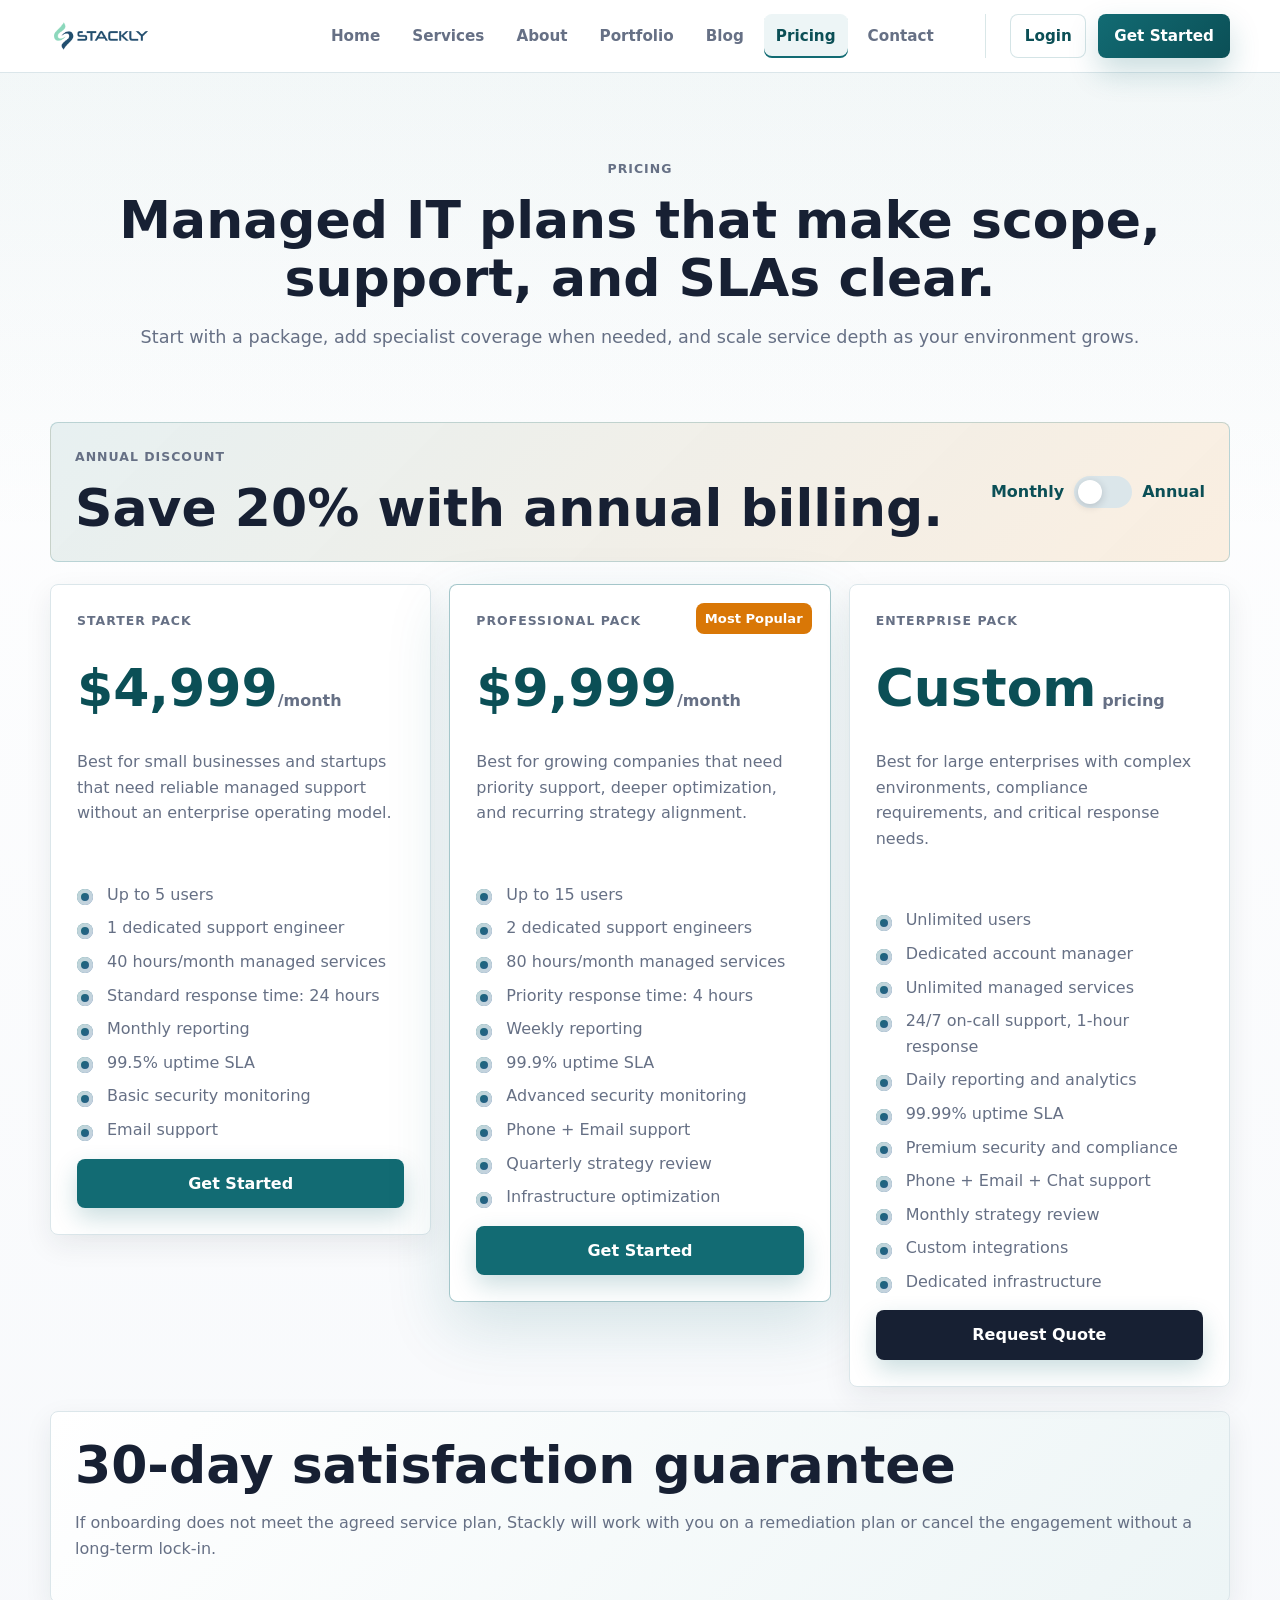
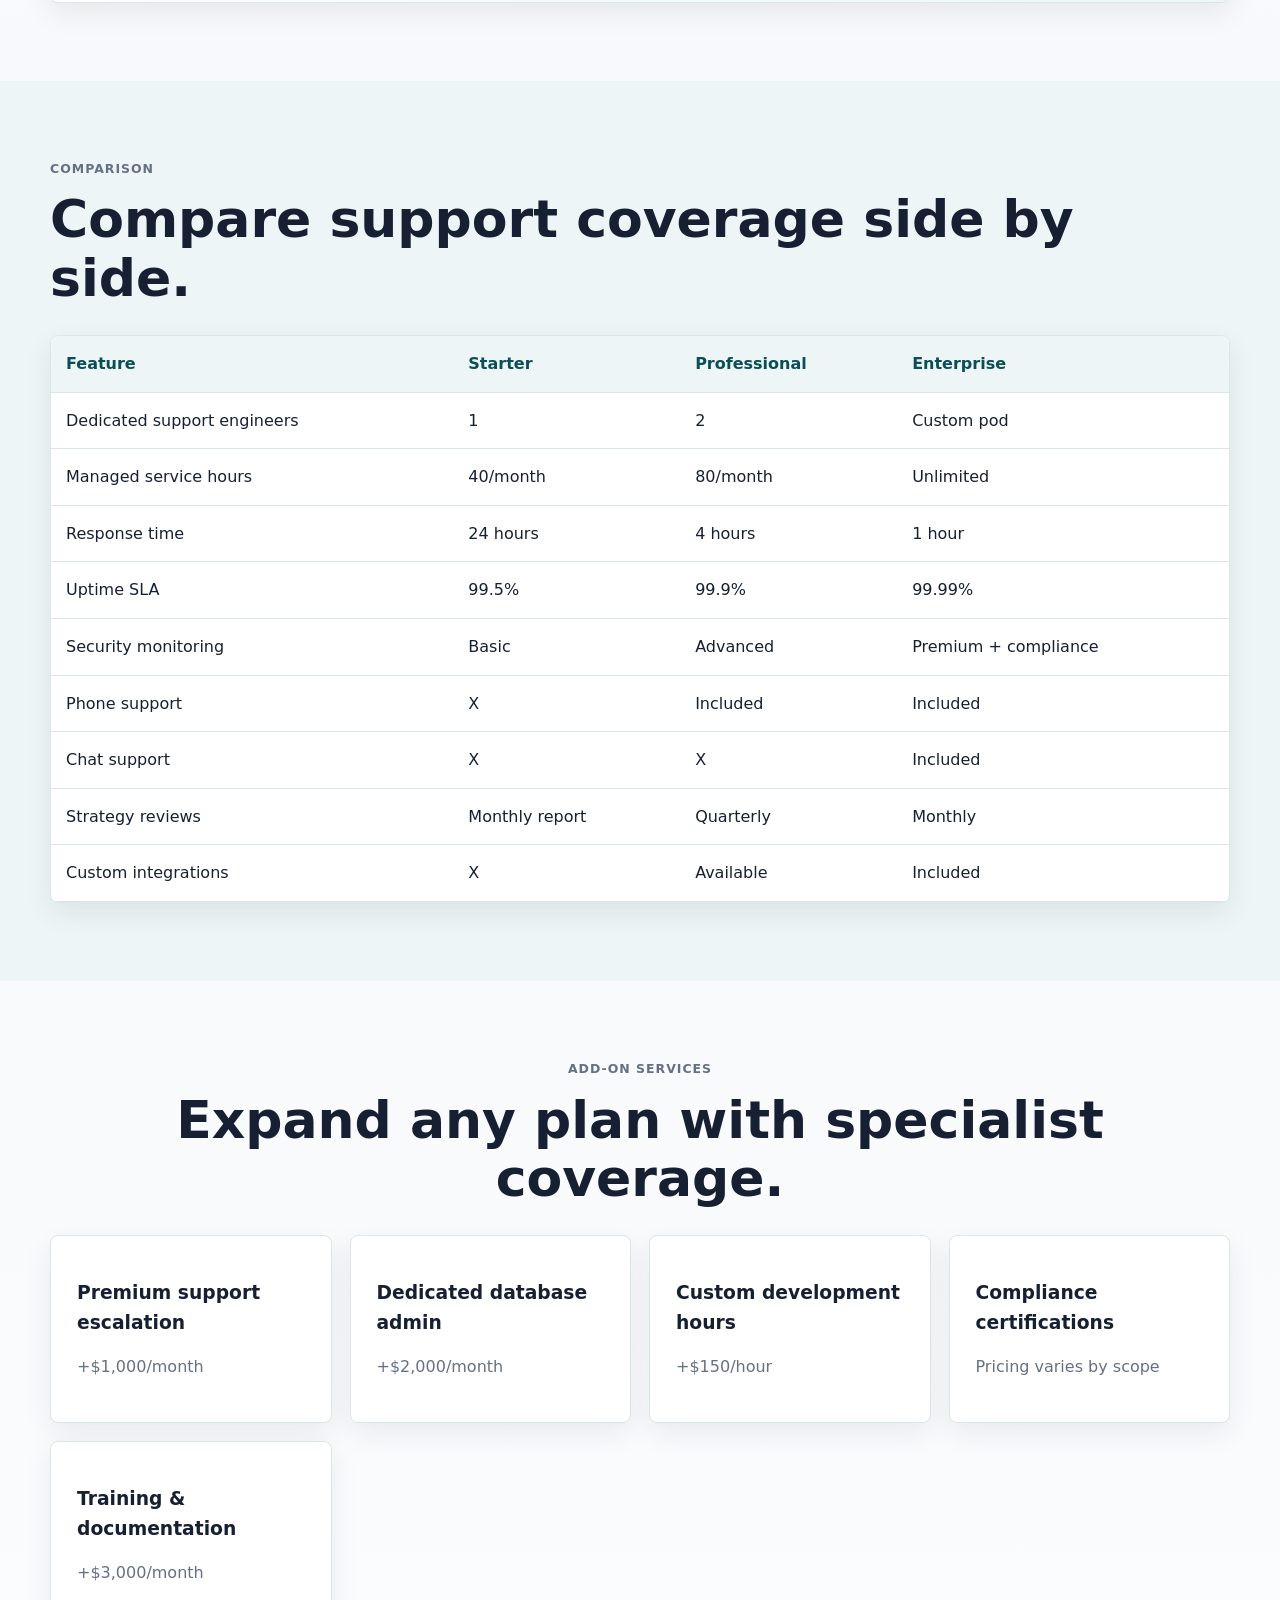
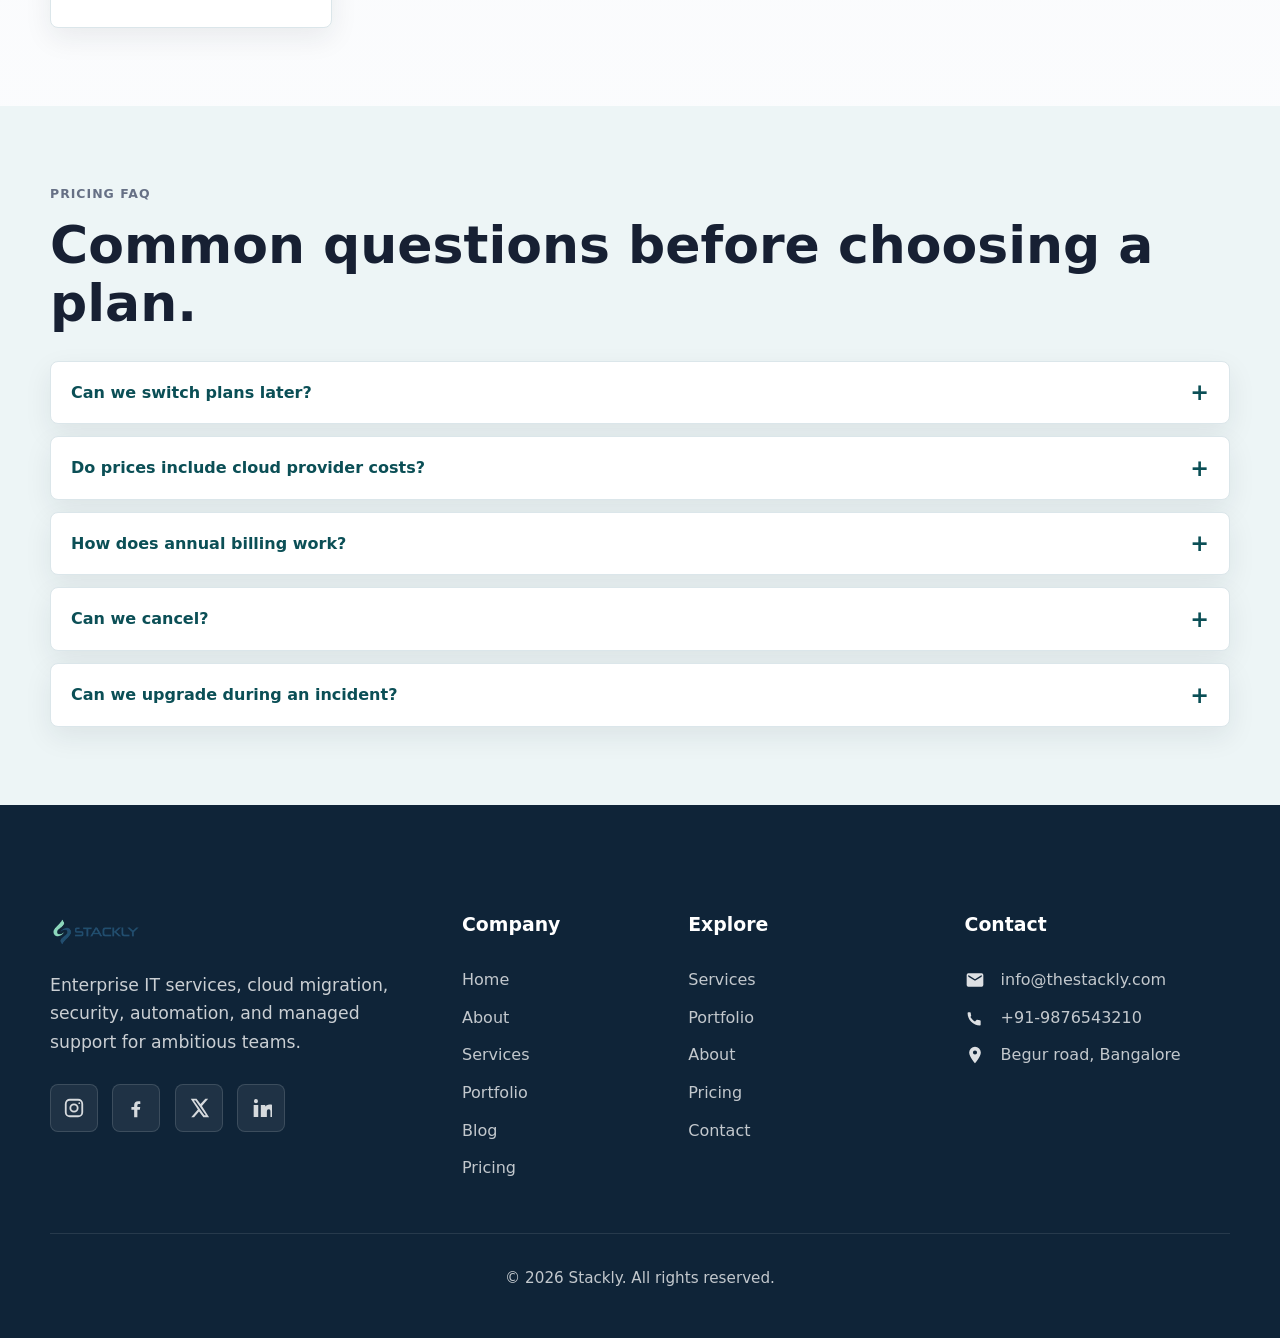
<file: pricing.html>
<!DOCTYPE html>
<html lang="en">
<head>
  <meta charset="UTF-8">
  <meta name="viewport" content="width=device-width, initial-scale=1.0">
  <meta name="description" content="Transparent Stackly managed IT pricing for starter, professional, and enterprise service plans with add-ons and comparison table.">
  <meta property="og:title" content="Pricing | Stackly IT Services">
  <meta property="og:description" content="Compare managed IT service packages, add-ons, SLAs, and enterprise support options.">
  <title>Pricing | Stackly IT Services</title>
  <link rel="stylesheet" href="style.css">
  <script type="application/ld+json">
    {
      "@context": "https://schema.org",
      "@type": "FAQPage",
      "mainEntity": [
        {
          "@type": "Question",
          "name": "Can we switch plans later?",
          "acceptedAnswer": {"@type": "Answer", "text": "Yes. Stackly supports upgrades and downgrades at monthly renewal checkpoints after reviewing service coverage."}
        },
        {
          "@type": "Question",
          "name": "Is there an annual discount?",
          "acceptedAnswer": {"@type": "Answer", "text": "Annual billing can save 20 percent on eligible fixed monthly service plans."}
        }
      ]
    }
  </script>
</head>
<body data-page="pricing">
  <header class="site-header">
    <nav class="navbar" aria-label="Main navigation">
      <a class="logo" href="index.html" aria-label="Stackly home"><img src="assets/stackly-logo.webp" alt="Stackly Logo" class="logo__img" width="280" height="64"></a>
      <button class="menu-toggle" id="menuToggle" type="button" aria-label="Open menu" aria-expanded="false">
        <span class="menu-bar" aria-hidden="true"></span>
        <span class="menu-bar" aria-hidden="true"></span>
        <span class="menu-bar" aria-hidden="true"></span>
      </button>
      <div class="nav-menu" id="navMenu">
        <ul class="nav-links">
          <li><a href="index.html" data-nav="home">Home</a></li>
          <li><a href="services.html" data-nav="services">Services</a></li>
          <li><a href="about.html" data-nav="about">About</a></li>
          <li><a href="portfolio.html" data-nav="portfolio">Portfolio</a></li>
          <li><a href="blog.html" data-nav="blog">Blog</a></li>
          <li><a href="pricing.html" data-nav="pricing">Pricing</a></li>
          <li><a href="contact.html" data-nav="contact">Contact</a></li>
        </ul>
        <div class="nav-actions" id="authArea"></div>
      </div>
    </nav>
  </header>

  <main>
    <section class="page-hero page-fade">
      <p class="eyebrow">Pricing</p>
      <h1>Managed IT plans that make scope, support, and SLAs clear.</h1>
      <p>Start with a package, add specialist coverage when needed, and scale service depth as your environment grows.</p>
    </section>

    <section class="section compact-top" aria-labelledby="pricing-title">
      <div class="discount-banner">
        <div>
          <p class="eyebrow">Annual Discount</p>
          <h2 id="pricing-title">Save 20% with annual billing.</h2>
        </div>
        <label class="billing-toggle">
          <span>Monthly</span>
          <input type="checkbox" id="billingToggle" aria-label="Toggle annual pricing">
          <span class="toggle-slider" aria-hidden="true"></span>
          <span>Annual</span>
        </label>
      </div>

      <div class="pricing-grid">
        <article class="pricing-card starter">
          <p class="eyebrow">Starter Pack</p>
          <h2>$<span class="price-value" data-monthly="4999">4,999</span><small>/month</small></h2>
          <p>Best for small businesses and startups that need reliable managed support without an enterprise operating model.</p>
          <ul class="feature-list">
            <li>Up to 5 users</li>
            <li>1 dedicated support engineer</li>
            <li>40 hours/month managed services</li>
            <li>Standard response time: 24 hours</li>
            <li>Monthly reporting</li>
            <li>99.5% uptime SLA</li>
            <li>Basic security monitoring</li>
            <li>Email support</li>
          </ul>
          <a class="btn primary" href="contact.html?service=Starter%20Pack">Get Started</a>
        </article>

        <article class="pricing-card professional featured">
          <span class="popular-badge">Most Popular</span>
          <p class="eyebrow">Professional Pack</p>
          <h2>$<span class="price-value" data-monthly="9999">9,999</span><small>/month</small></h2>
          <p>Best for growing companies that need priority support, deeper optimization, and recurring strategy alignment.</p>
          <ul class="feature-list">
            <li>Up to 15 users</li>
            <li>2 dedicated support engineers</li>
            <li>80 hours/month managed services</li>
            <li>Priority response time: 4 hours</li>
            <li>Weekly reporting</li>
            <li>99.9% uptime SLA</li>
            <li>Advanced security monitoring</li>
            <li>Phone + Email support</li>
            <li>Quarterly strategy review</li>
            <li>Infrastructure optimization</li>
          </ul>
          <a class="btn primary" href="contact.html?service=Professional%20Pack">Get Started</a>
        </article>

        <article class="pricing-card enterprise">
          <p class="eyebrow">Enterprise Pack</p>
          <h2>Custom<small> pricing</small></h2>
          <p>Best for large enterprises with complex environments, compliance requirements, and critical response needs.</p>
          <ul class="feature-list">
            <li>Unlimited users</li>
            <li>Dedicated account manager</li>
            <li>Unlimited managed services</li>
            <li>24/7 on-call support, 1-hour response</li>
            <li>Daily reporting and analytics</li>
            <li>99.99% uptime SLA</li>
            <li>Premium security and compliance</li>
            <li>Phone + Email + Chat support</li>
            <li>Monthly strategy review</li>
            <li>Custom integrations</li>
            <li>Dedicated infrastructure</li>
          </ul>
          <a class="btn primary dark" href="contact.html?service=Enterprise%20Pack">Request Quote</a>
        </article>
      </div>

      <div class="guarantee-card">
        <h2>30-day satisfaction guarantee</h2>
        <p>If onboarding does not meet the agreed service plan, Stackly will work with you on a remediation plan or cancel the engagement without a long-term lock-in.</p>
      </div>
    </section>

    <section class="section muted" aria-labelledby="comparison-title">
      <div class="section-heading">
        <p class="eyebrow">Comparison</p>
        <h2 id="comparison-title">Compare support coverage side by side.</h2>
      </div>
      <div class="table-wrap">
        <table class="comparison-table">
          <thead>
            <tr>
              <th>Feature</th>
              <th>Starter</th>
              <th>Professional</th>
              <th>Enterprise</th>
            </tr>
          </thead>
          <tbody>
            <tr><td>Dedicated support engineers</td><td>1</td><td>2</td><td>Custom pod</td></tr>
            <tr><td>Managed service hours</td><td>40/month</td><td>80/month</td><td>Unlimited</td></tr>
            <tr><td>Response time</td><td>24 hours</td><td>4 hours</td><td>1 hour</td></tr>
            <tr><td>Uptime SLA</td><td>99.5%</td><td>99.9%</td><td>99.99%</td></tr>
            <tr><td>Security monitoring</td><td>Basic</td><td>Advanced</td><td>Premium + compliance</td></tr>
            <tr><td>Phone support</td><td>X</td><td>Included</td><td>Included</td></tr>
            <tr><td>Chat support</td><td>X</td><td>X</td><td>Included</td></tr>
            <tr><td>Strategy reviews</td><td>Monthly report</td><td>Quarterly</td><td>Monthly</td></tr>
            <tr><td>Custom integrations</td><td>X</td><td>Available</td><td>Included</td></tr>
          </tbody>
        </table>
      </div>
    </section>

    <section class="section" aria-labelledby="addons-title">
      <div class="section-heading center">
        <p class="eyebrow">Add-on Services</p>
        <h2 id="addons-title">Expand any plan with specialist coverage.</h2>
      </div>
      <div class="addon-grid">
        <article><h3>Premium support escalation</h3><p>+$1,000/month</p></article>
        <article><h3>Dedicated database admin</h3><p>+$2,000/month</p></article>
        <article><h3>Custom development hours</h3><p>+$150/hour</p></article>
        <article><h3>Compliance certifications</h3><p>Pricing varies by scope</p></article>
        <article><h3>Training &amp; documentation</h3><p>+$3,000/month</p></article>
      </div>
    </section>

    <section class="section muted" aria-labelledby="pricing-faq-title">
      <div class="section-heading">
        <p class="eyebrow">Pricing FAQ</p>
        <h2 id="pricing-faq-title">Common questions before choosing a plan.</h2>
      </div>
      <div class="accordion-list">
        <details><summary>Can we switch plans later?</summary><p>Yes. Plans can be upgraded or reduced at monthly renewal checkpoints after reviewing support volume, active risks, and committed work.</p></details>
        <details><summary>Do prices include cloud provider costs?</summary><p>No. Cloud provider invoices, third-party licenses, and marketplace tools are billed separately unless a custom enterprise agreement includes them.</p></details>
        <details><summary>How does annual billing work?</summary><p>Eligible fixed monthly plans receive a 20% discount when prepaid annually. Add-ons can be billed monthly or annually depending on scope.</p></details>
        <details><summary>Can we cancel?</summary><p>Starter and Professional plans can be cancelled with 30 days notice. Enterprise contracts follow the service agreement terms.</p></details>
        <details><summary>Can we upgrade during an incident?</summary><p>Critical escalation can be added immediately when specialist coverage is available. The commercial adjustment is confirmed after stabilization.</p></details>
      </div>
    </section>
  </main>

    <footer class="site-footer">
    <div class="container footer-grid">
      <div class="footer-brand">
        <a class="logo" href="index.html" aria-label="Stackly home">
          <img class="logo__img" src="assets/stackly-logo.webp" alt="Stackly Logo" width="280" height="64" decoding="async">
        </a>
        <p>Enterprise IT services, cloud migration, security, automation, and managed support for ambitious teams.</p>
        <div class="footer-social" aria-label="Social links">
          <a class="footer-social__link" href="404.html" aria-label="Instagram">
            <svg class="footer-social__icon" viewBox="0 0 24 24" width="22" height="22" aria-hidden="true">
              <path fill="currentColor" d="M7.5 2h9A5.5 5.5 0 0 1 22 7.5v9A5.5 5.5 0 0 1 16.5 22h-9A5.5 5.5 0 0 1 2 16.5v-9A5.5 5.5 0 0 1 7.5 2Zm0 2A3.5 3.5 0 0 0 4 7.5v9A3.5 3.5 0 0 0 7.5 20h9a3.5 3.5 0 0 0 3.5-3.5v-9A3.5 3.5 0 0 0 16.5 4h-9Zm10.25 1.75a1 1 0 1 1 0 2a1 1 0 0 1 0-2ZM12 7a5 5 0 1 1 0 10a5 5 0 0 1 0-10Zm0 2a3 3 0 1 0 0 6a3 3 0 0 0 0-6Z"/>
            </svg>
          </a>
          <a class="footer-social__link" href="404.html" aria-label="Facebook">
            <svg class="footer-social__icon" viewBox="0 0 24 24" width="22" height="22" aria-hidden="true">
              <path fill="currentColor" d="M13.5 22v-8h2.7l.4-3H13.5V9.1c0-.9.3-1.6 1.7-1.6h1.5V4.8c-.3 0-1.3-.1-2.5-.1c-2.5 0-4.2 1.5-4.2 4.3V11H7v3h3v8h3.5Z"/>
            </svg>
          </a>
          <a class="footer-social__link" href="404.html" aria-label="Twitter">
            <svg class="footer-social__icon" viewBox="0 0 24 24" width="22" height="22" aria-hidden="true">
              <path fill="currentColor" d="M18.9 2H22l-6.8 7.8L23 22h-6.2l-4.8-6.2L6.6 22H3.5l7.3-8.4L3 2h6.3l4.3 5.6L18.9 2Zm-1.1 18h1.7L8.2 3.9H6.4L17.8 20Z"/>
            </svg>
          </a>
          <a class="footer-social__link" href="404.html" aria-label="LinkedIn">
            <svg class="footer-social__icon" viewBox="0 0 24 24" width="22" height="22" aria-hidden="true">
              <path fill="currentColor" d="M6.5 6.7A2.2 2.2 0 1 1 6.5 2.3a2.2 2.2 0 0 1 0 4.4ZM4 21.8V8.6h5v13.2H4Zm7.8 0V8.6h4.8v1.8h.1c.7-1.2 2.3-2.3 4.7-2.3c5 0 5.9 3.3 5.9 7.6v6.1h-5v-5.4c0-1.3 0-3-1.8-3s-2.1 1.4-2.1 2.9v5.5h-5Z"/>
            </svg>
          </a>
        </div>
      </div>
      <div>
        <h4>Company</h4>
        <ul class="footer-links">
          <li><a href="index.html">Home</a></li>
          <li><a href="about.html">About</a></li>
          <li><a href="services.html">Services</a></li>
          <li><a href="portfolio.html">Portfolio</a></li>
          <li><a href="blog.html">Blog</a></li>
          <li><a href="pricing.html">Pricing</a></li>
        </ul>
      </div>
      <div>
        <h4>Explore</h4>
        <ul class="footer-links">
          <li><a href="services.html">Services</a></li>
          <li><a href="portfolio.html">Portfolio</a></li>
          <li><a href="about.html">About</a></li>
          <li><a href="pricing.html">Pricing</a></li>
          <li><a href="contact.html">Contact</a></li>
        </ul>
      </div>
      <div>
        <h4>Contact</h4>
        <ul class="footer-links footer-contact">
          <li>
            <span class="footer-contact__ico" aria-hidden="true">
              <svg viewBox="0 0 24 24" width="20" height="20">
                <path fill="currentColor" d="M20 4H4a2 2 0 0 0-2 2v12a2 2 0 0 0 2 2h16a2 2 0 0 0 2-2V6a2 2 0 0 0-2-2Zm0 4-8 5L4 8V6l8 5 8-5v2Z"/>
              </svg>
            </span>
            <a href="mailto:info@thestackly.com">info@thestackly.com</a>
          </li>
          <li>
            <span class="footer-contact__ico" aria-hidden="true">
              <svg viewBox="0 0 24 24" width="20" height="20">
                <path fill="currentColor" d="M6.6 10.8c1.2 2.3 3.1 4.2 5.4 5.4l1.8-1.8c.2-.2.6-.3.9-.2 1 .3 2.1.5 3.2.5.5 0 .9.4.9.9V20c0 .5-.4.9-.9.9C9.9 20.9 3.1 14.1 3.1 5.9c0-.5.4-.9.9-.9H6c.5 0 .9.4.9.9 0 1.1.2 2.2.5 3.2.1.3 0 .7-.2.9l-1.6 1.7Z"/>
              </svg>
            </span>
            <a href="tel:+919876543210">+91-9876543210</a>
          </li>
          <li>
            <span class="footer-contact__ico" aria-hidden="true">
              <svg viewBox="0 0 24 24" width="20" height="20">
                <path fill="currentColor" d="M12 2a7 7 0 0 1 7 7c0 5.2-7 13-7 13S5 14.2 5 9a7 7 0 0 1 7-7Zm0 9.5A2.5 2.5 0 1 0 12 6.5a2.5 2.5 0 0 0 0 5Z"/>
              </svg>
            </span>
           <a href="https://www.google.com/maps?q=Begur+Road+Bangalore" target="_blank">
  Begur road, Bangalore
</a>
          </li>
        </ul>
      </div>
    </div>
    <div class="container footer-bottom">
      <span>&copy; <span id="year"></span> Stackly. All rights reserved.</span>
    </div>
  </footer>

  <script src="script.js"></script>
</body>
</html>
</file>
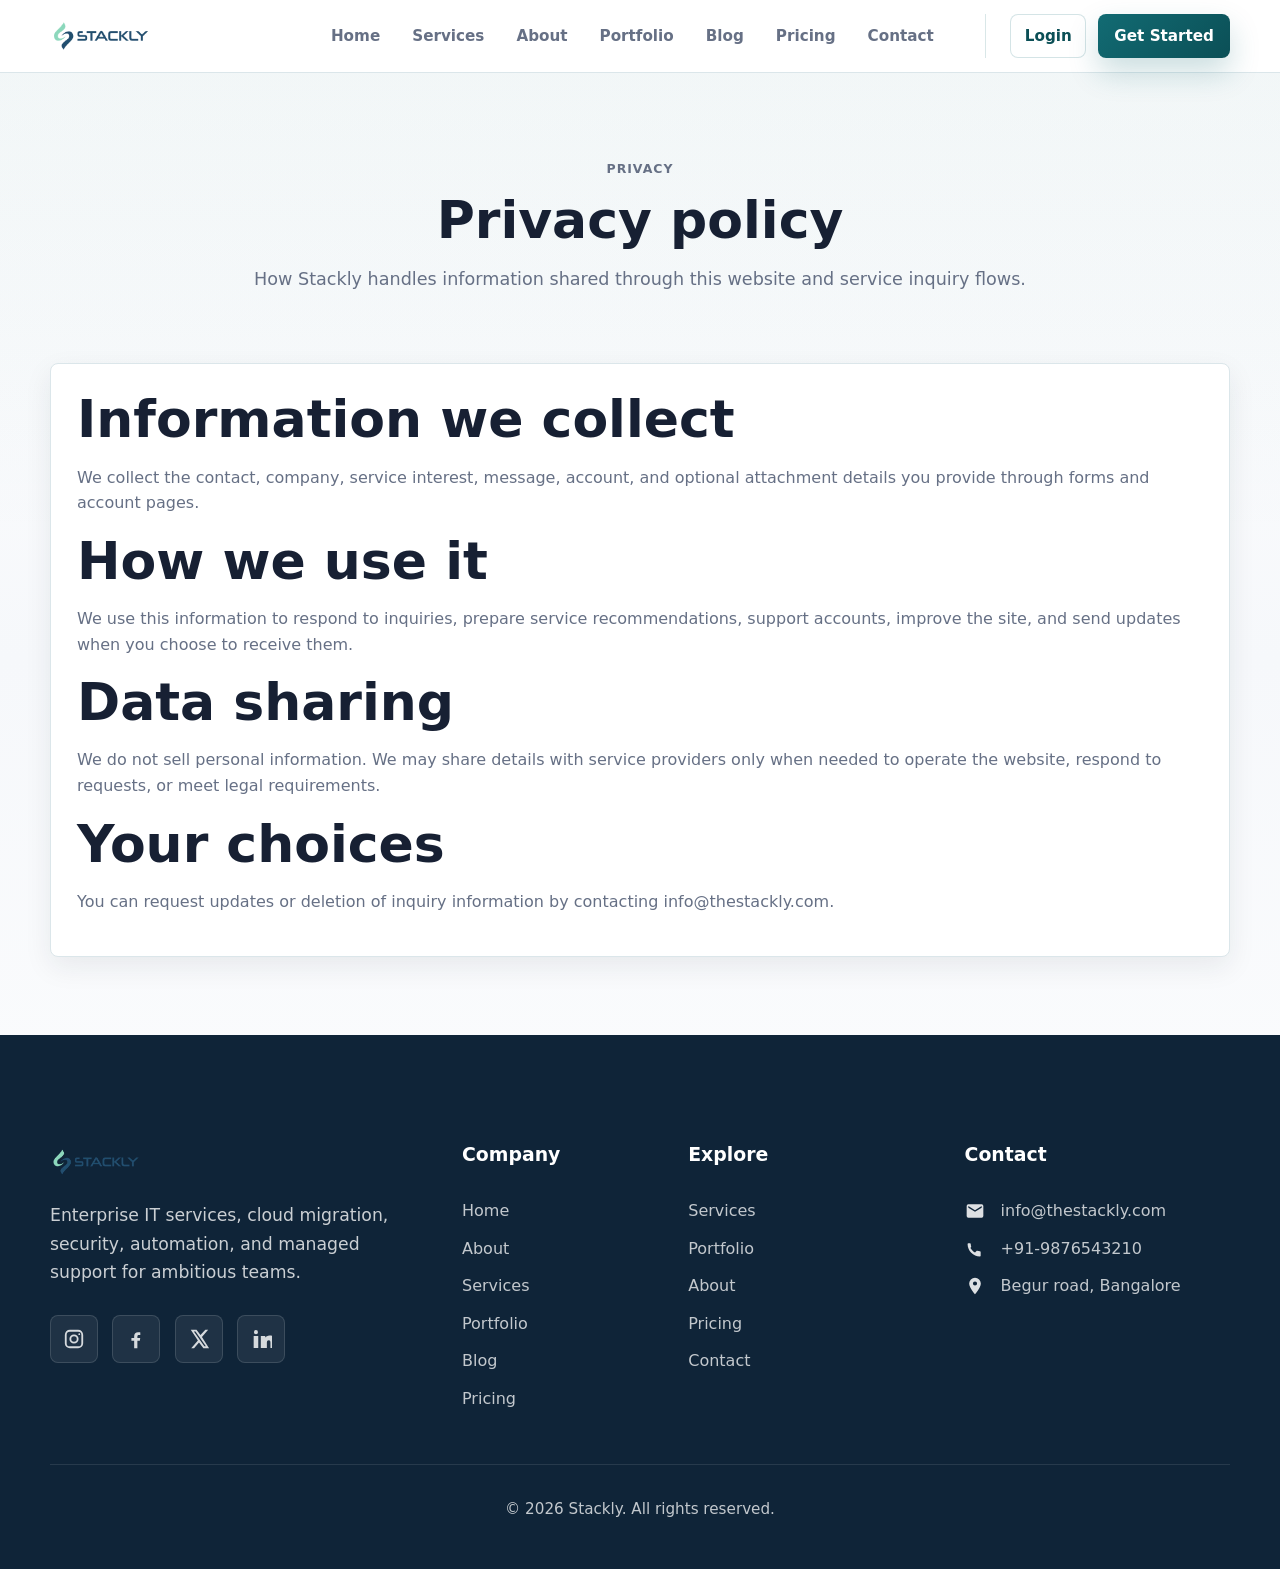
<file: privacy.html>
<!DOCTYPE html>
<html lang="en">
<head>
  <meta charset="UTF-8">
  <meta name="viewport" content="width=device-width, initial-scale=1.0">
  <meta name="description" content="Stackly privacy policy for contact forms, account data, analytics, and service communications.">
  <title>Privacy Policy | Stackly</title>
  <link rel="stylesheet" href="style.css">
</head>
<body data-page="privacy">
  <header class="site-header">
    <nav class="navbar" aria-label="Main navigation">
      <a class="logo" href="index.html" aria-label="Stackly home"><img src="assets/stackly-logo.webp" alt="Stackly Logo" class="logo__img" width="280" height="64"></a>
      <button class="menu-toggle" id="menuToggle" type="button" aria-label="Open menu" aria-expanded="false">
        <span class="menu-bar" aria-hidden="true"></span>
        <span class="menu-bar" aria-hidden="true"></span>
        <span class="menu-bar" aria-hidden="true"></span>
      </button>
      <div class="nav-menu" id="navMenu">
        <ul class="nav-links">
          <li><a href="index.html" data-nav="home">Home</a></li>
          <li><a href="services.html" data-nav="services">Services</a></li>
          <li><a href="about.html" data-nav="about">About</a></li>
          <li><a href="portfolio.html" data-nav="portfolio">Portfolio</a></li>
          <li><a href="blog.html" data-nav="blog">Blog</a></li>
          <li><a href="pricing.html" data-nav="pricing">Pricing</a></li>
          <li><a href="contact.html" data-nav="contact">Contact</a></li>
        </ul>
        <div class="nav-actions" id="authArea"></div>
      </div>
    </nav>
  </header>

  <main>
    <section class="page-hero page-fade">
      <p class="eyebrow">Privacy</p>
      <h1>Privacy policy</h1>
      <p>How Stackly handles information shared through this website and service inquiry flows.</p>
    </section>

    <section class="section compact-top">
      <div class="blog-post-full">
        <h2>Information we collect</h2>
        <p>We collect the contact, company, service interest, message, account, and optional attachment details you provide through forms and account pages.</p>
        <h2>How we use it</h2>
        <p>We use this information to respond to inquiries, prepare service recommendations, support accounts, improve the site, and send updates when you choose to receive them.</p>
        <h2>Data sharing</h2>
        <p>We do not sell personal information. We may share details with service providers only when needed to operate the website, respond to requests, or meet legal requirements.</p>
        <h2>Your choices</h2>
        <p>You can request updates or deletion of inquiry information by contacting <a href="mailto:info@thestackly.com">info@thestackly.com</a>.</p>
      </div>
    </section>
  </main>

   <footer class="site-footer">
    <div class="container footer-grid">
      <div class="footer-brand">
        <a class="logo" href="index.html" aria-label="Stackly home">
          <img class="logo__img" src="assets/stackly-logo.webp" alt="Stackly Logo" width="280" height="64" decoding="async">
        </a>
        <p>Enterprise IT services, cloud migration, security, automation, and managed support for ambitious teams.</p>
        <div class="footer-social" aria-label="Social links">
          <a class="footer-social__link" href="404.html" aria-label="Instagram">
            <svg class="footer-social__icon" viewBox="0 0 24 24" width="22" height="22" aria-hidden="true">
              <path fill="currentColor" d="M7.5 2h9A5.5 5.5 0 0 1 22 7.5v9A5.5 5.5 0 0 1 16.5 22h-9A5.5 5.5 0 0 1 2 16.5v-9A5.5 5.5 0 0 1 7.5 2Zm0 2A3.5 3.5 0 0 0 4 7.5v9A3.5 3.5 0 0 0 7.5 20h9a3.5 3.5 0 0 0 3.5-3.5v-9A3.5 3.5 0 0 0 16.5 4h-9Zm10.25 1.75a1 1 0 1 1 0 2a1 1 0 0 1 0-2ZM12 7a5 5 0 1 1 0 10a5 5 0 0 1 0-10Zm0 2a3 3 0 1 0 0 6a3 3 0 0 0 0-6Z"/>
            </svg>
          </a>
          <a class="footer-social__link" href="404.html" aria-label="Facebook">
            <svg class="footer-social__icon" viewBox="0 0 24 24" width="22" height="22" aria-hidden="true">
              <path fill="currentColor" d="M13.5 22v-8h2.7l.4-3H13.5V9.1c0-.9.3-1.6 1.7-1.6h1.5V4.8c-.3 0-1.3-.1-2.5-.1c-2.5 0-4.2 1.5-4.2 4.3V11H7v3h3v8h3.5Z"/>
            </svg>
          </a>
          <a class="footer-social__link" href="404.html" aria-label="Twitter">
            <svg class="footer-social__icon" viewBox="0 0 24 24" width="22" height="22" aria-hidden="true">
              <path fill="currentColor" d="M18.9 2H22l-6.8 7.8L23 22h-6.2l-4.8-6.2L6.6 22H3.5l7.3-8.4L3 2h6.3l4.3 5.6L18.9 2Zm-1.1 18h1.7L8.2 3.9H6.4L17.8 20Z"/>
            </svg>
          </a>
          <a class="footer-social__link" href="404.html" aria-label="LinkedIn">
            <svg class="footer-social__icon" viewBox="0 0 24 24" width="22" height="22" aria-hidden="true">
              <path fill="currentColor" d="M6.5 6.7A2.2 2.2 0 1 1 6.5 2.3a2.2 2.2 0 0 1 0 4.4ZM4 21.8V8.6h5v13.2H4Zm7.8 0V8.6h4.8v1.8h.1c.7-1.2 2.3-2.3 4.7-2.3c5 0 5.9 3.3 5.9 7.6v6.1h-5v-5.4c0-1.3 0-3-1.8-3s-2.1 1.4-2.1 2.9v5.5h-5Z"/>
            </svg>
          </a>
        </div>
      </div>
      <div>
        <h4>Company</h4>
        <ul class="footer-links">
          <li><a href="index.html">Home</a></li>
          <li><a href="about.html">About</a></li>
          <li><a href="services.html">Services</a></li>
          <li><a href="portfolio.html">Portfolio</a></li>
          <li><a href="blog.html">Blog</a></li>
          <li><a href="pricing.html">Pricing</a></li>
        </ul>
      </div>
      <div>
        <h4>Explore</h4>
        <ul class="footer-links">
          <li><a href="services.html">Services</a></li>
          <li><a href="portfolio.html">Portfolio</a></li>
          <li><a href="about.html">About</a></li>
          <li><a href="pricing.html">Pricing</a></li>
          <li><a href="contact.html">Contact</a></li>
        </ul>
      </div>
      <div>
        <h4>Contact</h4>
        <ul class="footer-links footer-contact">
          <li>
            <span class="footer-contact__ico" aria-hidden="true">
              <svg viewBox="0 0 24 24" width="20" height="20">
                <path fill="currentColor" d="M20 4H4a2 2 0 0 0-2 2v12a2 2 0 0 0 2 2h16a2 2 0 0 0 2-2V6a2 2 0 0 0-2-2Zm0 4-8 5L4 8V6l8 5 8-5v2Z"/>
              </svg>
            </span>
            <a href="mailto:info@thestackly.com">info@thestackly.com</a>
          </li>
          <li>
            <span class="footer-contact__ico" aria-hidden="true">
              <svg viewBox="0 0 24 24" width="20" height="20">
                <path fill="currentColor" d="M6.6 10.8c1.2 2.3 3.1 4.2 5.4 5.4l1.8-1.8c.2-.2.6-.3.9-.2 1 .3 2.1.5 3.2.5.5 0 .9.4.9.9V20c0 .5-.4.9-.9.9C9.9 20.9 3.1 14.1 3.1 5.9c0-.5.4-.9.9-.9H6c.5 0 .9.4.9.9 0 1.1.2 2.2.5 3.2.1.3 0 .7-.2.9l-1.6 1.7Z"/>
              </svg>
            </span>
            <a href="tel:+919876543210">+91-9876543210</a>
          </li>
          <li>
            <span class="footer-contact__ico" aria-hidden="true">
              <svg viewBox="0 0 24 24" width="20" height="20">
                <path fill="currentColor" d="M12 2a7 7 0 0 1 7 7c0 5.2-7 13-7 13S5 14.2 5 9a7 7 0 0 1 7-7Zm0 9.5A2.5 2.5 0 1 0 12 6.5a2.5 2.5 0 0 0 0 5Z"/>
              </svg>
            </span>
           <a href="https://www.google.com/maps?q=Begur+Road+Bangalore" target="_blank">
  Begur road, Bangalore
</a>
          </li>
        </ul>
      </div>
    </div>
    <div class="container footer-bottom">
      <span>&copy; <span id="year"></span> Stackly. All rights reserved.</span>
    </div>
  </footer>

  <script src="script.js"></script>
</body>
</html>
</file>
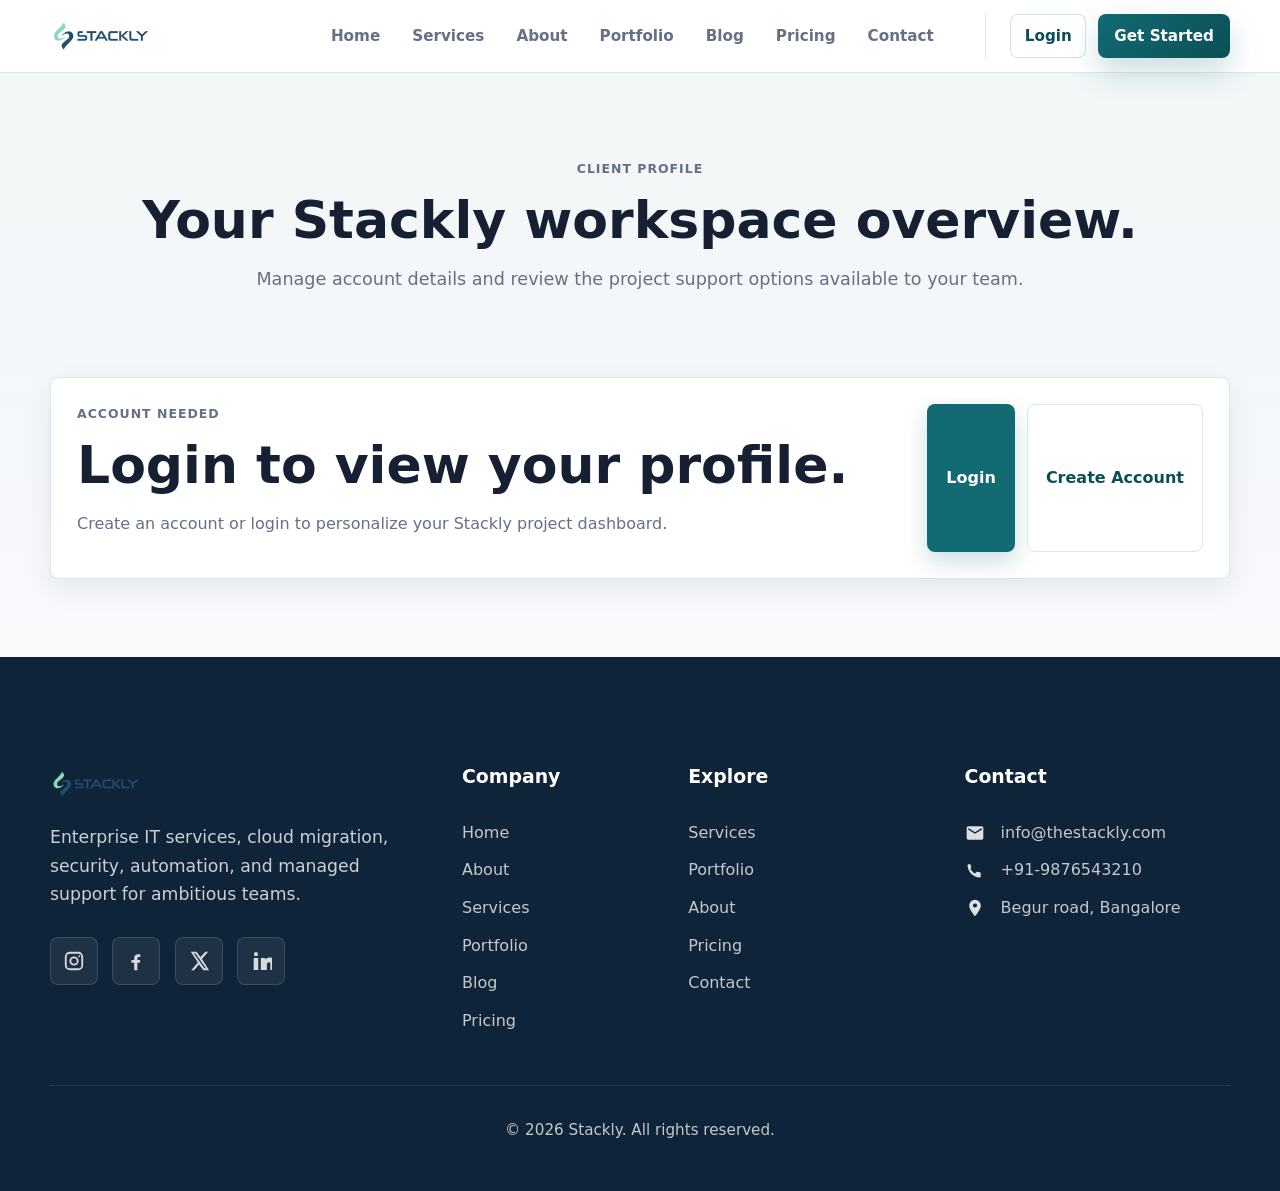
<file: profile.html>
<!DOCTYPE html>
<html lang="en">
<head>
  <meta charset="UTF-8">
  <meta name="viewport" content="width=device-width, initial-scale=1.0">
  <title>Profile | Stackly</title>
  <link rel="stylesheet" href="style.css">
</head>
<body data-page="profile">
  <header class="site-header">
    <nav class="navbar" aria-label="Main navigation">
      <a class="logo" href="index.html" aria-label="Stackly home"><img src="assets/stackly-logo.webp" alt="Stackly Logo" class="logo__img" width="280" height="64"></a>
      <button class="menu-toggle" id="menuToggle" type="button" aria-label="Open menu" aria-expanded="false">
        <span class="menu-bar" aria-hidden="true"></span>
        <span class="menu-bar" aria-hidden="true"></span>
        <span class="menu-bar" aria-hidden="true"></span>
      </button>
      <div class="nav-menu" id="navMenu">
        <ul class="nav-links">
          <li><a href="index.html" data-nav="home">Home</a></li>
          <li><a href="services.html" data-nav="services">Services</a></li>
          <li><a href="about.html" data-nav="about">About</a></li>
          <li><a href="portfolio.html" data-nav="portfolio">Portfolio</a></li>
          <li><a href="blog.html" data-nav="blog">Blog</a></li>
          <li><a href="pricing.html" data-nav="pricing">Pricing</a></li>
          <li><a href="contact.html" data-nav="contact">Contact</a></li>
        </ul>
        <div class="nav-actions" id="authArea"></div>
      </div>
    </nav>
  </header>

  <main>
    <section class="page-hero page-fade">
      <p class="eyebrow">Client Profile</p>
      <h1>Your Stackly workspace overview.</h1>
      <p>Manage account details and review the project support options available to your team.</p>
    </section>

    <section class="section profile-section">
      <article class="profile-empty" id="profileGuest">
        <div>
          <p class="eyebrow">Account needed</p>
          <h2>Login to view your profile.</h2>
          <p>Create an account or login to personalize your Stackly project dashboard.</p>
        </div>
        <div class="profile-actions">
          <a class="btn primary" href="login.html">Login</a>
          <a class="btn secondary" href="signup.html">Create Account</a>
        </div>
      </article>

      <div class="profile-dashboard hidden" id="profileDashboard">
        <aside class="profile-summary">
          <div class="avatar profile-avatar" id="profileAvatar">S</div>
          <h2 id="profileGreeting">Welcome back</h2>
          <p id="profileEmailText">client@stackly.example</p>
          <div class="profile-stats">
            <div>
              <span>3</span>
              <p>active tracks</p>
            </div>
            <div>
              <span>12</span>
              <p>deliverables</p>
            </div>
          </div>
        </aside>

        <form class="form-card profile-form" id="profileForm" novalidate>
          <h2>Account Details</h2>
          <div class="form-group">
            <label for="profileName">Name</label>
            <input type="text" id="profileName" placeholder="Your name">
            <small class="error-message"></small>
          </div>
          <div class="form-group">
            <label for="profileEmail">Email</label>
            <input type="email" id="profileEmail" readonly>
          </div>
          <div class="form-group">
            <label for="profileCompany">Company</label>
            <input type="text" id="profileCompany" placeholder="Company name">
          </div>
          <div class="form-group">
            <label for="profileRole">Project Role</label>
            <input type="text" id="profileRole" placeholder="Founder, manager, engineer...">
          </div>
          <button class="btn primary full" type="submit">Save Profile</button>
          <p class="form-status" id="profileStatus" role="status"></p>
        </form>

        <section class="project-panel workspace-panel">
          <div class="panel-heading">
            <div>
              <p class="eyebrow">Workspace Snapshot</p>
              <h2>Project Status</h2>
              <p>Track the main stages Stackly uses to move a project from early planning to supported launch.</p>
            </div>
            <a class="btn secondary" href="contact.html">Start New Project</a>
          </div>
          <div class="status-grid">
            <article>
              <span class="status-badge active">Active</span>
              <h3>Discovery</h3>
              <p>Goals, users, release scope, and risks are mapped before design begins.</p>
            </article>
            <article>
              <span class="status-badge">Next</span>
              <h3>Build Sprint</h3>
              <p>Product screens, data flows, integrations, and QA move into implementation.</p>
            </article>
            <article>
              <span class="status-badge">Ready</span>
              <h3>Launch Support</h3>
              <p>Deployment, monitoring, analytics, and handoff keep the release steady.</p>
            </article>
          </div>
        </section>

        <section class="project-panel">
          <div class="panel-heading">
            <div>
              <p class="eyebrow">Recommended Tracks</p>
              <h2>Recommended Services</h2>
              <p>Start with these tracks when you are shaping a new product or improving an existing one.</p>
            </div>
          </div>
          <div class="project-list">
            <article>
              <span>01</span>
              <div>
                <h3>Product Discovery</h3>
                <p>Define goals, user flows, and the first release plan.</p>
                <a href="services.html#software-details">View custom development</a>
              </div>
            </article>
            <article>
              <span>02</span>
              <div>
                <h3>Cloud Readiness</h3>
                <p>Prepare hosting, monitoring, and deployment workflows.</p>
                <a href="services.html#cloud-details">View cloud support</a>
              </div>
            </article>
            <article>
              <span>03</span>
              <div>
                <h3>Analytics Setup</h3>
                <p>Track product health and customer behavior from day one.</p>
                <a href="services.html#analytics-details">View analytics options</a>
              </div>
            </article>
          </div>
        </section>
      </div>
    </section>
  </main>

    <footer class="site-footer">
    <div class="container footer-grid">
      <div class="footer-brand">
        <a class="logo" href="index.html" aria-label="Stackly home">
          <img class="logo__img" src="assets/stackly-logo.webp" alt="Stackly Logo" width="280" height="64" decoding="async">
        </a>
        <p>Enterprise IT services, cloud migration, security, automation, and managed support for ambitious teams.</p>
        <div class="footer-social" aria-label="Social links">
          <a class="footer-social__link" href="404.html" aria-label="Instagram">
            <svg class="footer-social__icon" viewBox="0 0 24 24" width="22" height="22" aria-hidden="true">
              <path fill="currentColor" d="M7.5 2h9A5.5 5.5 0 0 1 22 7.5v9A5.5 5.5 0 0 1 16.5 22h-9A5.5 5.5 0 0 1 2 16.5v-9A5.5 5.5 0 0 1 7.5 2Zm0 2A3.5 3.5 0 0 0 4 7.5v9A3.5 3.5 0 0 0 7.5 20h9a3.5 3.5 0 0 0 3.5-3.5v-9A3.5 3.5 0 0 0 16.5 4h-9Zm10.25 1.75a1 1 0 1 1 0 2a1 1 0 0 1 0-2ZM12 7a5 5 0 1 1 0 10a5 5 0 0 1 0-10Zm0 2a3 3 0 1 0 0 6a3 3 0 0 0 0-6Z"/>
            </svg>
          </a>
          <a class="footer-social__link" href="404.html" aria-label="Facebook">
            <svg class="footer-social__icon" viewBox="0 0 24 24" width="22" height="22" aria-hidden="true">
              <path fill="currentColor" d="M13.5 22v-8h2.7l.4-3H13.5V9.1c0-.9.3-1.6 1.7-1.6h1.5V4.8c-.3 0-1.3-.1-2.5-.1c-2.5 0-4.2 1.5-4.2 4.3V11H7v3h3v8h3.5Z"/>
            </svg>
          </a>
          <a class="footer-social__link" href="404.html" aria-label="Twitter">
            <svg class="footer-social__icon" viewBox="0 0 24 24" width="22" height="22" aria-hidden="true">
              <path fill="currentColor" d="M18.9 2H22l-6.8 7.8L23 22h-6.2l-4.8-6.2L6.6 22H3.5l7.3-8.4L3 2h6.3l4.3 5.6L18.9 2Zm-1.1 18h1.7L8.2 3.9H6.4L17.8 20Z"/>
            </svg>
          </a>
          <a class="footer-social__link" href="404.html" aria-label="LinkedIn">
            <svg class="footer-social__icon" viewBox="0 0 24 24" width="22" height="22" aria-hidden="true">
              <path fill="currentColor" d="M6.5 6.7A2.2 2.2 0 1 1 6.5 2.3a2.2 2.2 0 0 1 0 4.4ZM4 21.8V8.6h5v13.2H4Zm7.8 0V8.6h4.8v1.8h.1c.7-1.2 2.3-2.3 4.7-2.3c5 0 5.9 3.3 5.9 7.6v6.1h-5v-5.4c0-1.3 0-3-1.8-3s-2.1 1.4-2.1 2.9v5.5h-5Z"/>
            </svg>
          </a>
        </div>
      </div>
      <div>
        <h4>Company</h4>
        <ul class="footer-links">
          <li><a href="index.html">Home</a></li>
          <li><a href="about.html">About</a></li>
          <li><a href="services.html">Services</a></li>
          <li><a href="portfolio.html">Portfolio</a></li>
          <li><a href="blog.html">Blog</a></li>
          <li><a href="pricing.html">Pricing</a></li>
        </ul>
      </div>
      <div>
        <h4>Explore</h4>
        <ul class="footer-links">
          <li><a href="services.html">Services</a></li>
          <li><a href="portfolio.html">Portfolio</a></li>
          <li><a href="about.html">About</a></li>
          <li><a href="pricing.html">Pricing</a></li>
          <li><a href="contact.html">Contact</a></li>
        </ul>
      </div>
      <div>
        <h4>Contact</h4>
        <ul class="footer-links footer-contact">
          <li>
            <span class="footer-contact__ico" aria-hidden="true">
              <svg viewBox="0 0 24 24" width="20" height="20">
                <path fill="currentColor" d="M20 4H4a2 2 0 0 0-2 2v12a2 2 0 0 0 2 2h16a2 2 0 0 0 2-2V6a2 2 0 0 0-2-2Zm0 4-8 5L4 8V6l8 5 8-5v2Z"/>
              </svg>
            </span>
            <a href="mailto:info@thestackly.com">info@thestackly.com</a>
          </li>
          <li>
            <span class="footer-contact__ico" aria-hidden="true">
              <svg viewBox="0 0 24 24" width="20" height="20">
                <path fill="currentColor" d="M6.6 10.8c1.2 2.3 3.1 4.2 5.4 5.4l1.8-1.8c.2-.2.6-.3.9-.2 1 .3 2.1.5 3.2.5.5 0 .9.4.9.9V20c0 .5-.4.9-.9.9C9.9 20.9 3.1 14.1 3.1 5.9c0-.5.4-.9.9-.9H6c.5 0 .9.4.9.9 0 1.1.2 2.2.5 3.2.1.3 0 .7-.2.9l-1.6 1.7Z"/>
              </svg>
            </span>
            <a href="tel:+919876543210">+91-9876543210</a>
          </li>
          <li>
            <span class="footer-contact__ico" aria-hidden="true">
              <svg viewBox="0 0 24 24" width="20" height="20">
                <path fill="currentColor" d="M12 2a7 7 0 0 1 7 7c0 5.2-7 13-7 13S5 14.2 5 9a7 7 0 0 1 7-7Zm0 9.5A2.5 2.5 0 1 0 12 6.5a2.5 2.5 0 0 0 0 5Z"/>
              </svg>
            </span>
           <a href="https://www.google.com/maps?q=Begur+Road+Bangalore" target="_blank">
  Begur road, Bangalore
</a>
          </li>
        </ul>
      </div>
    </div>
    <div class="container footer-bottom">
      <span>&copy; <span id="year"></span> Stackly. All rights reserved.</span>
    </div>
  </footer>

  <script src="script.js"></script>
</body>
</html>
</file>
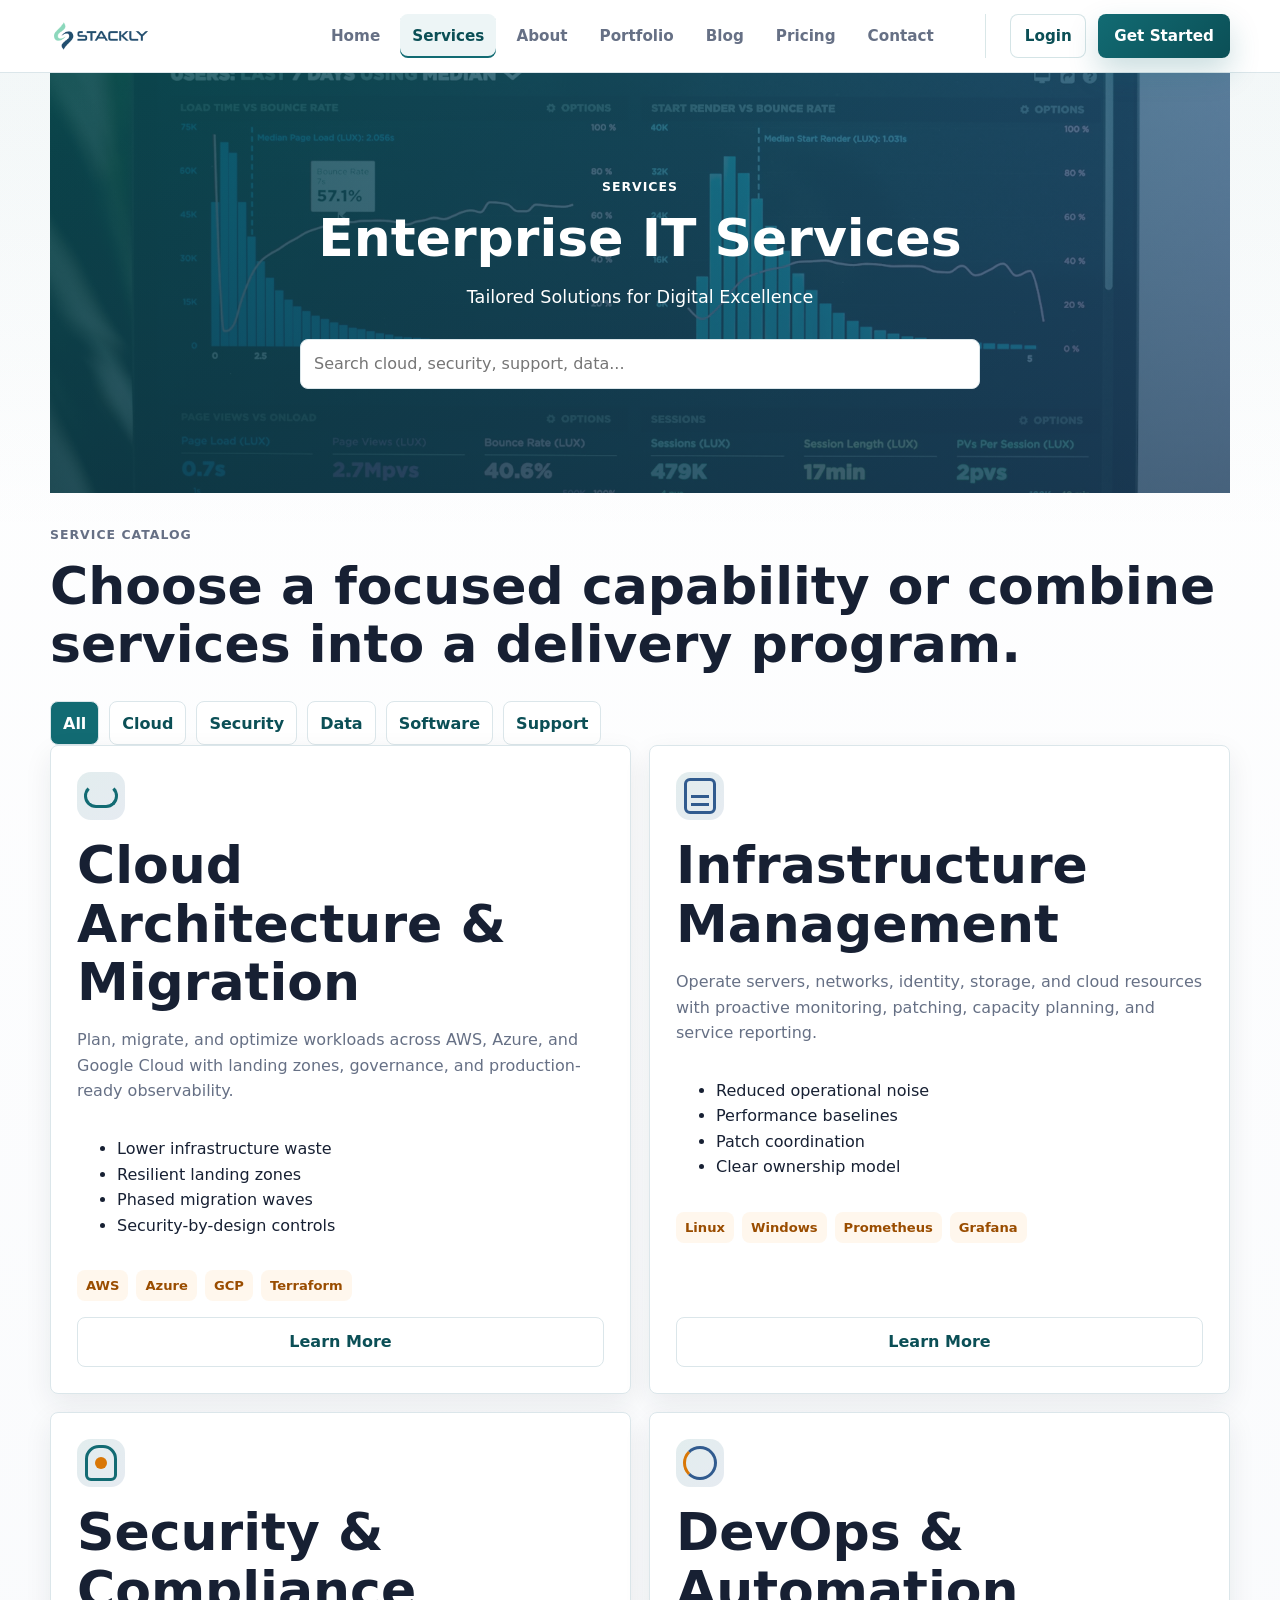
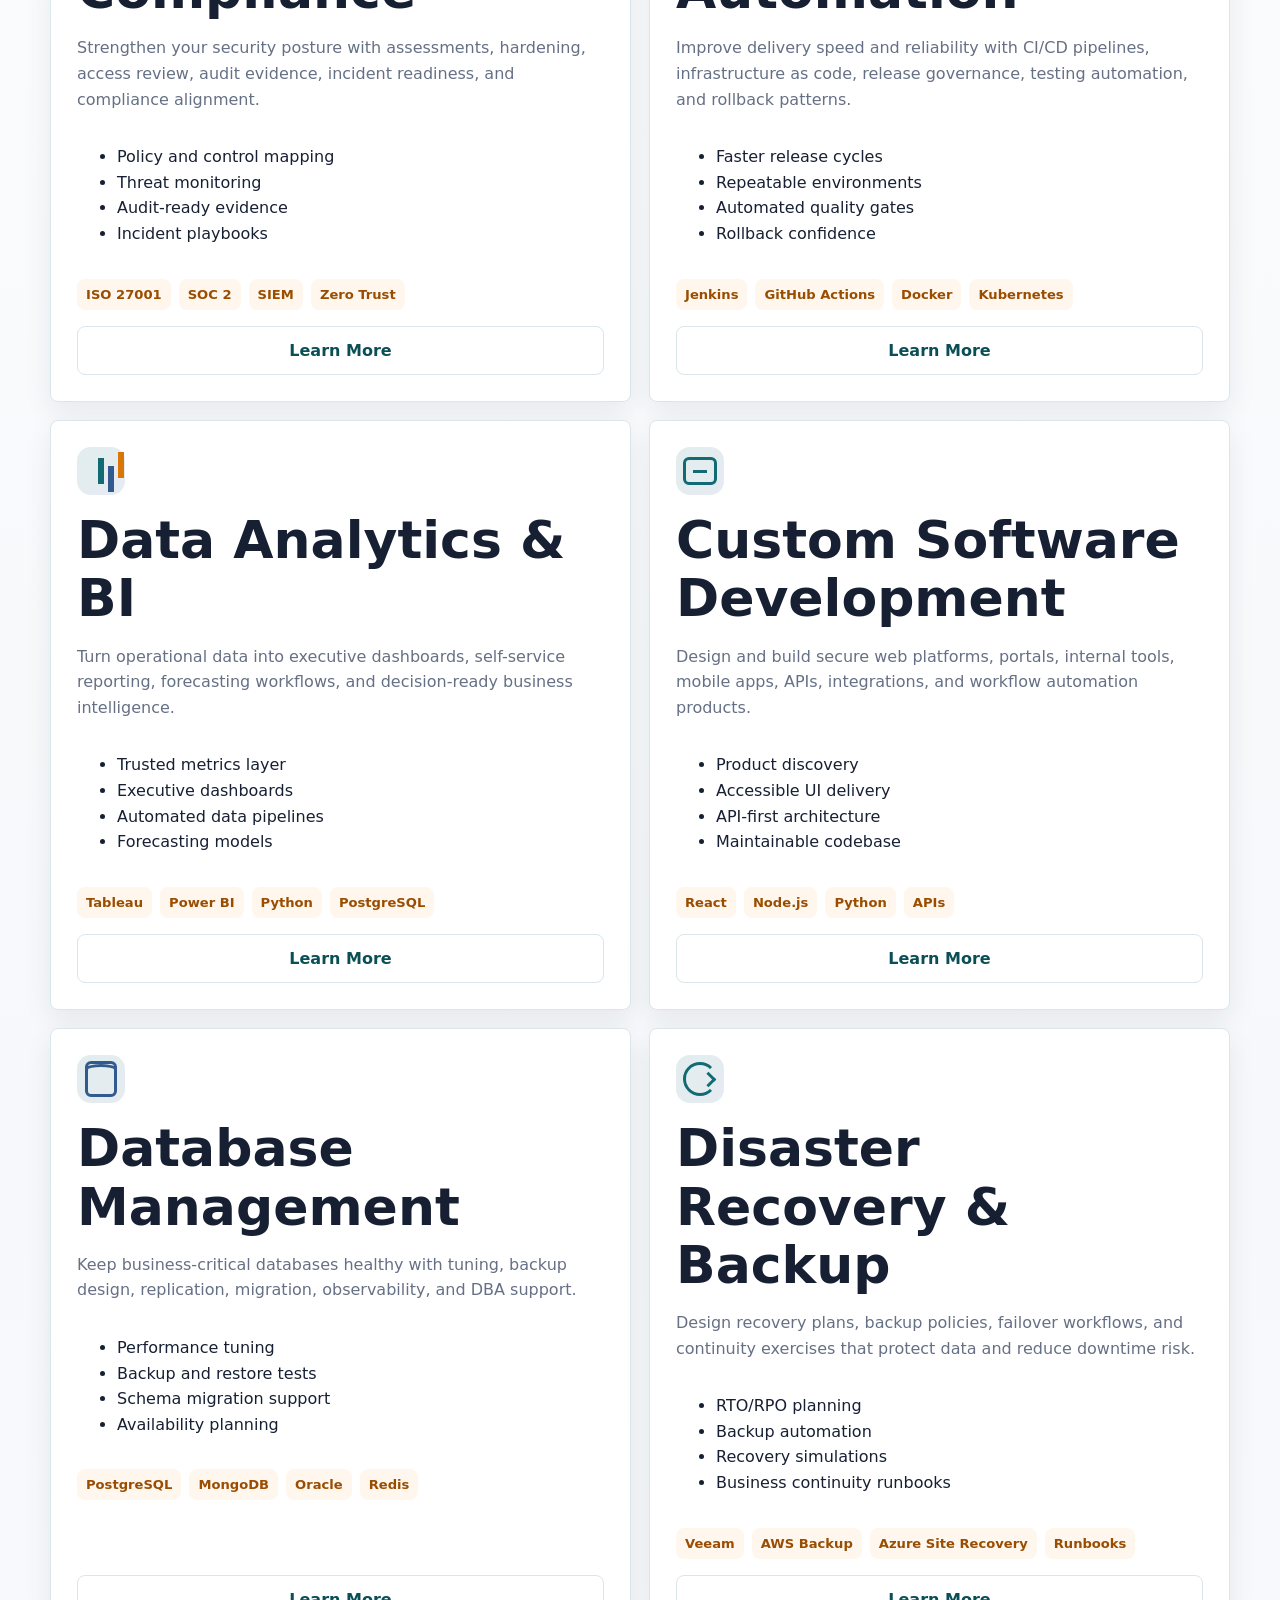
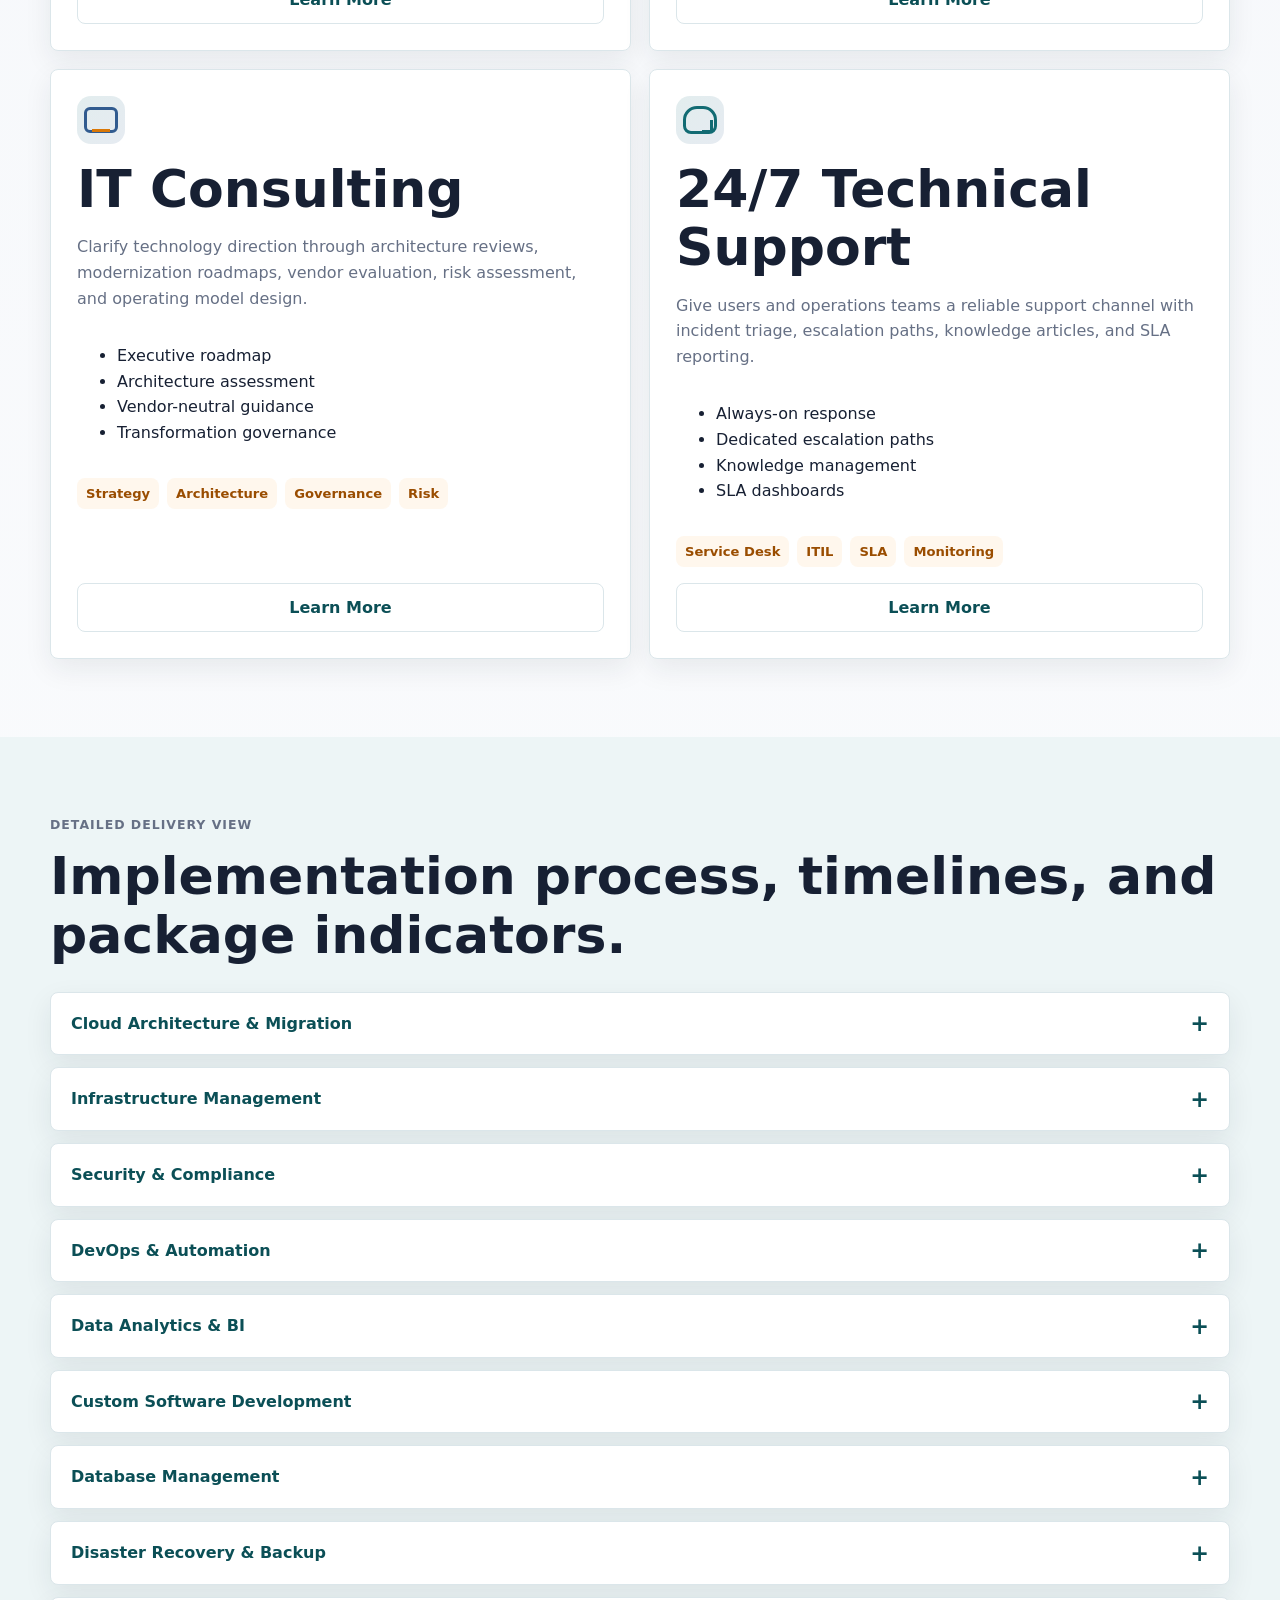
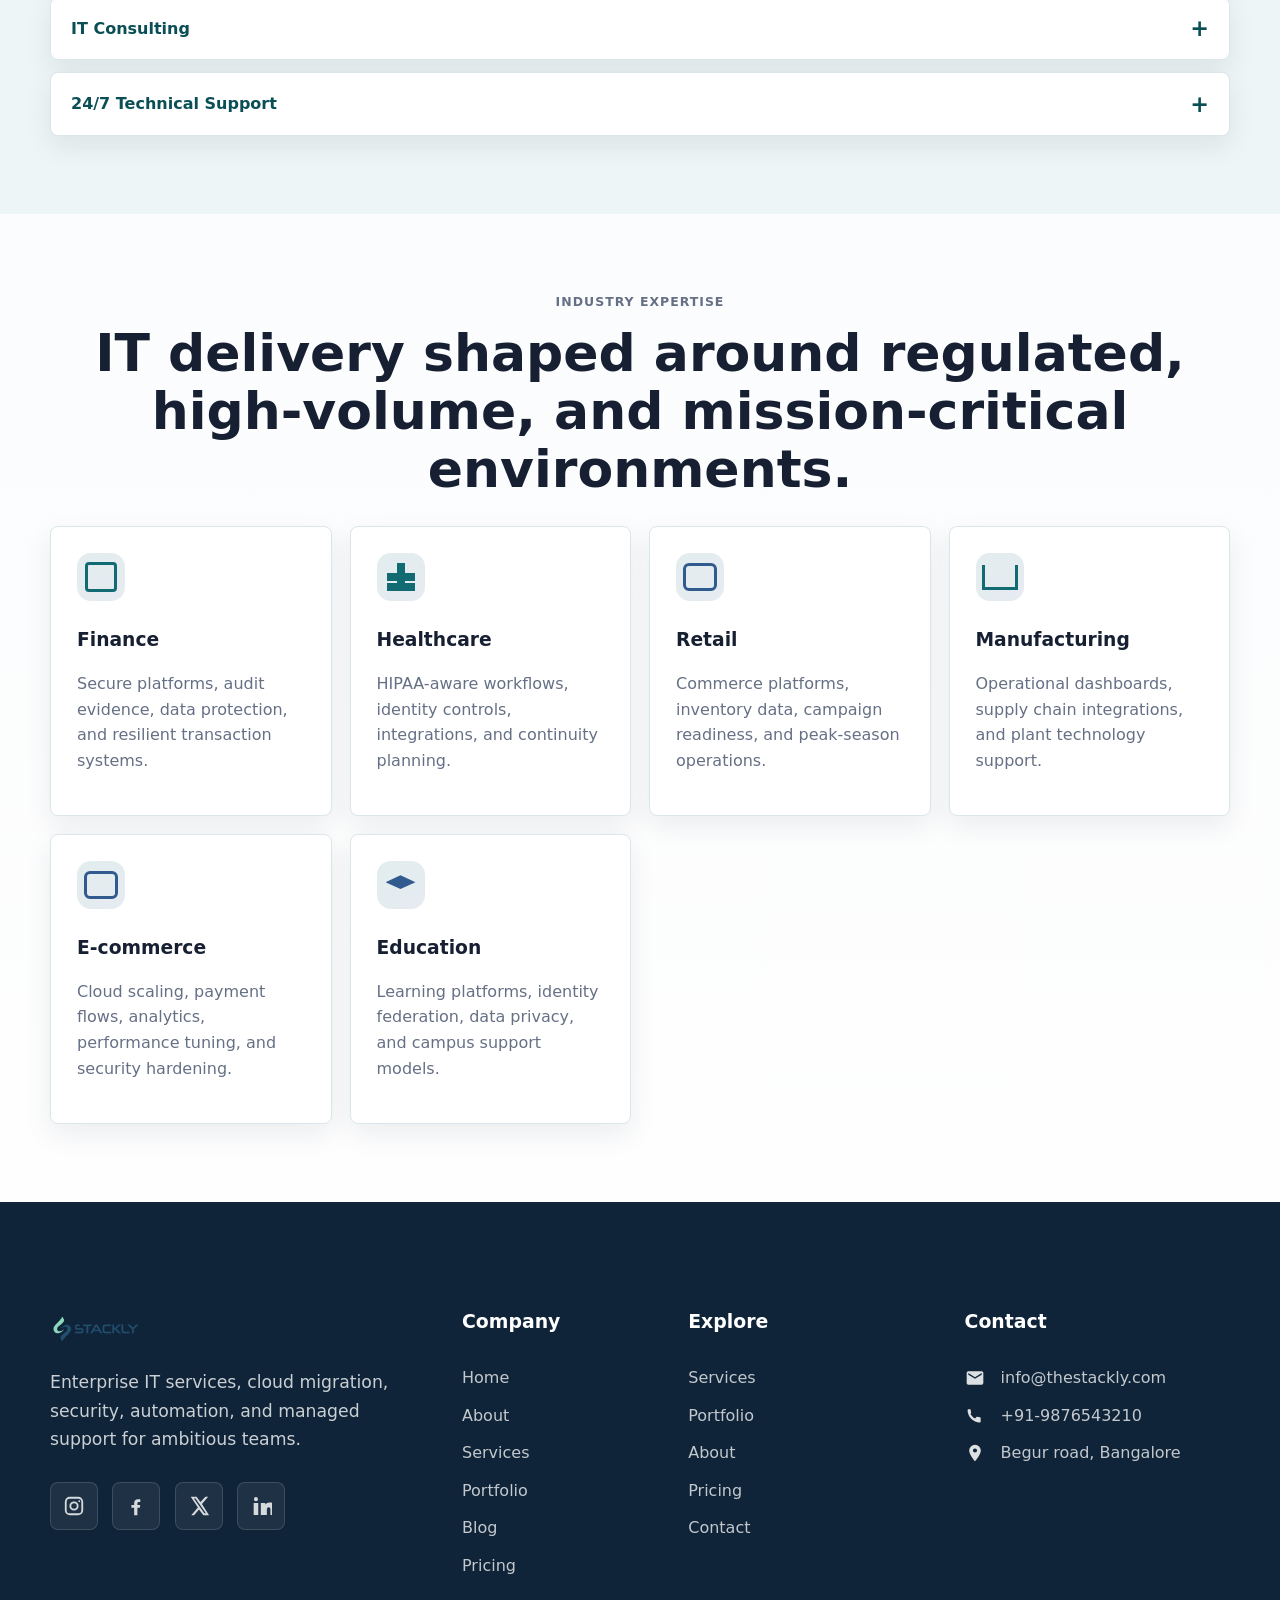
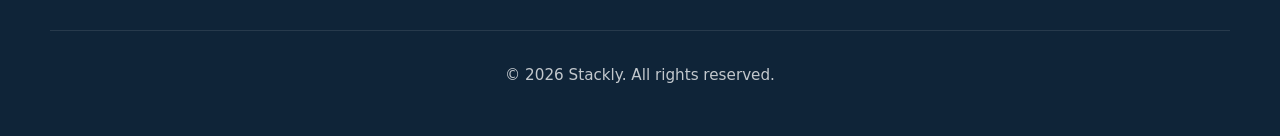
<file: services.html>
<!DOCTYPE html>
<html lang="en">
<head>
  <meta charset="UTF-8">
  <meta name="viewport" content="width=device-width, initial-scale=1.0">
  <meta name="description" content="Explore Stackly enterprise IT services including cloud migration, infrastructure management, security, DevOps, analytics, software development, database management, disaster recovery, consulting, and support.">
  <meta property="og:title" content="Enterprise IT Services | Stackly">
  <meta property="og:description" content="Tailored solutions for digital excellence across cloud, security, DevOps, data, and managed IT.">
  <meta property="og:image" content="assets/photos/services-hero.webp">
  <title>Enterprise IT Services | Stackly</title>
  <link rel="stylesheet" href="style.css">
</head>
<body data-page="services">
  <header class="site-header">
    <nav class="navbar" aria-label="Main navigation">
      <a class="logo" href="index.html" aria-label="Stackly home"><img src="assets/stackly-logo.webp" alt="Stackly Logo" class="logo__img" width="280" height="64"></a>
      <button class="menu-toggle" id="menuToggle" type="button" aria-label="Open menu" aria-expanded="false">
        <span class="menu-bar" aria-hidden="true"></span>
        <span class="menu-bar" aria-hidden="true"></span>
        <span class="menu-bar" aria-hidden="true"></span>
      </button>
      <div class="nav-menu" id="navMenu">
        <ul class="nav-links">
          <li><a href="index.html" data-nav="home">Home</a></li>
          <li><a href="services.html" data-nav="services">Services</a></li>
          <li><a href="about.html" data-nav="about">About</a></li>
          <li><a href="portfolio.html" data-nav="portfolio">Portfolio</a></li>
          <li><a href="blog.html" data-nav="blog">Blog</a></li>
          <li><a href="pricing.html" data-nav="pricing">Pricing</a></li>
          <li><a href="contact.html" data-nav="contact">Contact</a></li>
        </ul>
        <div class="nav-actions" id="authArea"></div>
      </div>
    </nav>
  </header>

  <main>
    <section class="page-hero image-hero page-fade" style="--hero-image: url('assets/photos/services-hero.webp');">
      <div>
        <p class="eyebrow">Services</p>
        <h1>Enterprise IT Services</h1>
        <p>Tailored Solutions for Digital Excellence</p>
        <form class="hero-search" role="search" aria-label="Search services">
          <label class="sr-only" for="serviceSearch">Search services</label>
          <input type="search" id="serviceSearch" placeholder="Search cloud, security, support, data..." autocomplete="off">
        </form>
      </div>
    </section>

    <section class="section compact-top" aria-labelledby="service-catalog-title">
      <div class="section-heading">
        <p class="eyebrow">Service Catalog</p>
        <h2 id="service-catalog-title">Choose a focused capability or combine services into a delivery program.</h2>
      </div>
      <div class="filter-bar" aria-label="Filter services">
        <button class="filter-btn active" type="button" data-filter="all">All</button>
        <button class="filter-btn" type="button" data-filter="cloud">Cloud</button>
        <button class="filter-btn" type="button" data-filter="security">Security</button>
        <button class="filter-btn" type="button" data-filter="data">Data</button>
        <button class="filter-btn" type="button" data-filter="software">Software</button>
        <button class="filter-btn" type="button" data-filter="support">Support</button>
      </div>

      <div class="service-catalog-grid" id="serviceCatalog">
        <article class="service-card rich-card" data-category="cloud" data-keywords="cloud architecture migration aws azure gcp">
          <span class="service-icon cloud-icon" aria-hidden="true"></span>
          <h2>Cloud Architecture &amp; Migration</h2>
          <p>Plan, migrate, and optimize workloads across AWS, Azure, and Google Cloud with landing zones, governance, and production-ready observability.</p>
          <ul>
            <li>Lower infrastructure waste</li>
            <li>Resilient landing zones</li>
            <li>Phased migration waves</li>
            <li>Security-by-design controls</li>
          </ul>
          <div class="tag-list"><span>AWS</span><span>Azure</span><span>GCP</span><span>Terraform</span></div>
          <a class="btn secondary" href="#cloud-details">Learn More</a>
        </article>

        <article class="service-card rich-card" data-category="cloud support" data-keywords="infrastructure management monitoring servers network operations">
          <span class="service-icon infrastructure-icon" aria-hidden="true"></span>
          <h2>Infrastructure Management</h2>
          <p>Operate servers, networks, identity, storage, and cloud resources with proactive monitoring, patching, capacity planning, and service reporting.</p>
          <ul>
            <li>Reduced operational noise</li>
            <li>Performance baselines</li>
            <li>Patch coordination</li>
            <li>Clear ownership model</li>
          </ul>
          <div class="tag-list"><span>Linux</span><span>Windows</span><span>Prometheus</span><span>Grafana</span></div>
          <a class="btn secondary" href="#infra-details">Learn More</a>
        </article>

        <article class="service-card rich-card" data-category="security" data-keywords="security compliance risk iso hipaa gdpr soc">
          <span class="service-icon security-icon" aria-hidden="true"></span>
          <h2>Security &amp; Compliance</h2>
          <p>Strengthen your security posture with assessments, hardening, access review, audit evidence, incident readiness, and compliance alignment.</p>
          <ul>
            <li>Policy and control mapping</li>
            <li>Threat monitoring</li>
            <li>Audit-ready evidence</li>
            <li>Incident playbooks</li>
          </ul>
          <div class="tag-list"><span>ISO 27001</span><span>SOC 2</span><span>SIEM</span><span>Zero Trust</span></div>
          <a class="btn secondary" href="#security-details">Learn More</a>
        </article>

        <article class="service-card rich-card" data-category="software cloud" data-keywords="devops automation ci cd pipelines infrastructure as code">
          <span class="service-icon devops-icon" aria-hidden="true"></span>
          <h2>DevOps &amp; Automation</h2>
          <p>Improve delivery speed and reliability with CI/CD pipelines, infrastructure as code, release governance, testing automation, and rollback patterns.</p>
          <ul>
            <li>Faster release cycles</li>
            <li>Repeatable environments</li>
            <li>Automated quality gates</li>
            <li>Rollback confidence</li>
          </ul>
          <div class="tag-list"><span>Jenkins</span><span>GitHub Actions</span><span>Docker</span><span>Kubernetes</span></div>
          <a class="btn secondary" href="#devops-details">Learn More</a>
        </article>

        <article class="service-card rich-card" data-category="data" data-keywords="data analytics business intelligence dashboards reporting warehouse">
          <span class="service-icon analytics-icon" aria-hidden="true"></span>
          <h2>Data Analytics &amp; BI</h2>
          <p>Turn operational data into executive dashboards, self-service reporting, forecasting workflows, and decision-ready business intelligence.</p>
          <ul>
            <li>Trusted metrics layer</li>
            <li>Executive dashboards</li>
            <li>Automated data pipelines</li>
            <li>Forecasting models</li>
          </ul>
          <div class="tag-list"><span>Tableau</span><span>Power BI</span><span>Python</span><span>PostgreSQL</span></div>
          <a class="btn secondary" href="#analytics-details">Learn More</a>
        </article>

        <article class="service-card rich-card" data-category="software" data-keywords="custom software development web mobile api integration">
          <span class="service-icon software-icon" aria-hidden="true"></span>
          <h2>Custom Software Development</h2>
          <p>Design and build secure web platforms, portals, internal tools, mobile apps, APIs, integrations, and workflow automation products.</p>
          <ul>
            <li>Product discovery</li>
            <li>Accessible UI delivery</li>
            <li>API-first architecture</li>
            <li>Maintainable codebase</li>
          </ul>
          <div class="tag-list"><span>React</span><span>Node.js</span><span>Python</span><span>APIs</span></div>
          <a class="btn secondary" href="#software-details">Learn More</a>
        </article>

        <article class="service-card rich-card" data-category="data support" data-keywords="database management dba performance backup postgres mysql oracle mongo">
          <span class="service-icon database-icon" aria-hidden="true"></span>
          <h2>Database Management</h2>
          <p>Keep business-critical databases healthy with tuning, backup design, replication, migration, observability, and DBA support.</p>
          <ul>
            <li>Performance tuning</li>
            <li>Backup and restore tests</li>
            <li>Schema migration support</li>
            <li>Availability planning</li>
          </ul>
          <div class="tag-list"><span>PostgreSQL</span><span>MongoDB</span><span>Oracle</span><span>Redis</span></div>
          <a class="btn secondary" href="#database-details">Learn More</a>
        </article>

        <article class="service-card rich-card" data-category="cloud security support" data-keywords="disaster recovery backup continuity rto rpo resilience">
          <span class="service-icon recovery-icon" aria-hidden="true"></span>
          <h2>Disaster Recovery &amp; Backup</h2>
          <p>Design recovery plans, backup policies, failover workflows, and continuity exercises that protect data and reduce downtime risk.</p>
          <ul>
            <li>RTO/RPO planning</li>
            <li>Backup automation</li>
            <li>Recovery simulations</li>
            <li>Business continuity runbooks</li>
          </ul>
          <div class="tag-list"><span>Veeam</span><span>AWS Backup</span><span>Azure Site Recovery</span><span>Runbooks</span></div>
          <a class="btn secondary" href="#recovery-details">Learn More</a>
        </article>

        <article class="service-card rich-card" data-category="cloud software security data" data-keywords="it consulting roadmap transformation strategy architecture">
          <span class="service-icon consulting-icon" aria-hidden="true"></span>
          <h2>IT Consulting</h2>
          <p>Clarify technology direction through architecture reviews, modernization roadmaps, vendor evaluation, risk assessment, and operating model design.</p>
          <ul>
            <li>Executive roadmap</li>
            <li>Architecture assessment</li>
            <li>Vendor-neutral guidance</li>
            <li>Transformation governance</li>
          </ul>
          <div class="tag-list"><span>Strategy</span><span>Architecture</span><span>Governance</span><span>Risk</span></div>
          <a class="btn secondary" href="#consulting-details">Learn More</a>
        </article>

        <article class="service-card rich-card" data-category="support security cloud" data-keywords="24 7 technical support helpdesk incident response sla">
          <span class="service-icon support-icon" aria-hidden="true"></span>
          <h2>24/7 Technical Support</h2>
          <p>Give users and operations teams a reliable support channel with incident triage, escalation paths, knowledge articles, and SLA reporting.</p>
          <ul>
            <li>Always-on response</li>
            <li>Dedicated escalation paths</li>
            <li>Knowledge management</li>
            <li>SLA dashboards</li>
          </ul>
          <div class="tag-list"><span>Service Desk</span><span>ITIL</span><span>SLA</span><span>Monitoring</span></div>
          <a class="btn secondary" href="#support-details">Learn More</a>
        </article>
      </div>
    </section>

    <section class="section muted" aria-labelledby="details-title">
      <div class="section-heading">
        <p class="eyebrow">Detailed Delivery View</p>
        <h2 id="details-title">Implementation process, timelines, and package indicators.</h2>
      </div>
      <div class="accordion-list service-details-list">
        <details id="cloud-details">
          <summary>Cloud Architecture &amp; Migration</summary>
          <div class="detail-grid">
            <div><h3>Implementation Process</h3><p>Assess estate, design landing zone, migrate pilot workload, execute migration waves, optimize cost and resilience.</p></div>
            <div><h3>Delivery Timeline</h3><p>4 to 14 weeks depending on workload count, compliance needs, and data complexity.</p></div>
            <div><h3>Pricing Indicator</h3><p>Basic: readiness assessment. Standard: migration waves. Enterprise: full migration office and managed optimization.</p></div>
            <div><h3>Related Services</h3><p>DevOps Automation, Security &amp; Compliance, Disaster Recovery.</p></div>
          </div>
        </details>
        <details id="infra-details">
          <summary>Infrastructure Management</summary>
          <div class="detail-grid">
            <div><h3>Implementation Process</h3><p>Baseline inventory, monitoring integration, runbook creation, patch schedule, reporting cadence, service transition.</p></div>
            <div><h3>Delivery Timeline</h3><p>2 to 6 weeks for onboarding, then ongoing monthly service cycles.</p></div>
            <div><h3>Pricing Indicator</h3><p>Basic: monitoring. Standard: managed operations. Enterprise: dedicated support pod.</p></div>
            <div><h3>Related Services</h3><p>Managed Services, Database Management, 24/7 Technical Support.</p></div>
          </div>
        </details>
        <details id="security-details">
          <summary>Security &amp; Compliance</summary>
          <div class="detail-grid">
            <div><h3>Implementation Process</h3><p>Assess controls, prioritize gaps, implement hardening, configure evidence capture, train responders, review quarterly.</p></div>
            <div><h3>Delivery Timeline</h3><p>3 to 12 weeks depending on audit scope and control maturity.</p></div>
            <div><h3>Pricing Indicator</h3><p>Basic: assessment. Standard: remediation program. Enterprise: ongoing compliance office.</p></div>
            <div><h3>Related Services</h3><p>Cloud Architecture, Disaster Recovery, Technical Support.</p></div>
          </div>
        </details>
        <details id="devops-details">
          <summary>DevOps &amp; Automation</summary>
          <div class="detail-grid">
            <div><h3>Implementation Process</h3><p>Map release process, build pipeline templates, automate infrastructure, define quality gates, train delivery teams.</p></div>
            <div><h3>Delivery Timeline</h3><p>3 to 8 weeks for pipelines and environment automation.</p></div>
            <div><h3>Pricing Indicator</h3><p>Basic: pipeline audit. Standard: CI/CD rollout. Enterprise: platform engineering program.</p></div>
            <div><h3>Related Services</h3><p>Cloud Migration, Custom Software Development, Infrastructure Management.</p></div>
          </div>
        </details>
        <details id="analytics-details">
          <summary>Data Analytics &amp; BI</summary>
          <div class="detail-grid">
            <div><h3>Implementation Process</h3><p>Define metrics, model data, create pipelines, build dashboards, validate accuracy, document governance.</p></div>
            <div><h3>Delivery Timeline</h3><p>4 to 10 weeks for analytics dashboards and data pipelines.</p></div>
            <div><h3>Pricing Indicator</h3><p>Basic: metric workshop. Standard: dashboard suite. Enterprise: governed analytics platform.</p></div>
            <div><h3>Related Services</h3><p>Database Management, AI/ML implementation, Custom Development.</p></div>
          </div>
        </details>
        <details id="software-details">
          <summary>Custom Software Development</summary>
          <div class="detail-grid">
            <div><h3>Implementation Process</h3><p>Discovery, UX flows, architecture, iterative build, QA, release, analytics, and handoff.</p></div>
            <div><h3>Delivery Timeline</h3><p>6 to 16 weeks depending on integrations, users, and workflow depth.</p></div>
            <div><h3>Pricing Indicator</h3><p>Basic: MVP build. Standard: production product. Enterprise: product team extension.</p></div>
            <div><h3>Related Services</h3><p>DevOps Automation, Data Analytics, Security &amp; Compliance.</p></div>
          </div>
        </details>
        <details id="database-details">
          <summary>Database Management</summary>
          <div class="detail-grid">
            <div><h3>Implementation Process</h3><p>Assess performance, tune queries, review schema, strengthen backups, monitor replication, document recovery.</p></div>
            <div><h3>Delivery Timeline</h3><p>2 to 8 weeks for optimization and migration projects, with ongoing DBA support available.</p></div>
            <div><h3>Pricing Indicator</h3><p>Basic: health check. Standard: optimization plan. Enterprise: dedicated DBA support.</p></div>
            <div><h3>Related Services</h3><p>Disaster Recovery, Data Analytics, Infrastructure Management.</p></div>
          </div>
        </details>
        <details id="recovery-details">
          <summary>Disaster Recovery &amp; Backup</summary>
          <div class="detail-grid">
            <div><h3>Implementation Process</h3><p>Define RTO/RPO, classify workloads, automate backups, test recovery, document continuity playbooks.</p></div>
            <div><h3>Delivery Timeline</h3><p>3 to 9 weeks for resilient backup and recovery programs.</p></div>
            <div><h3>Pricing Indicator</h3><p>Basic: backup review. Standard: recovery implementation. Enterprise: continuity program.</p></div>
            <div><h3>Related Services</h3><p>Cloud Migration, Security &amp; Compliance, Infrastructure Management.</p></div>
          </div>
        </details>
        <details id="consulting-details">
          <summary>IT Consulting</summary>
          <div class="detail-grid">
            <div><h3>Implementation Process</h3><p>Interview stakeholders, audit current systems, model options, define roadmap, support execution governance.</p></div>
            <div><h3>Delivery Timeline</h3><p>2 to 6 weeks for strategy engagements, with monthly advisory available.</p></div>
            <div><h3>Pricing Indicator</h3><p>Basic: assessment. Standard: roadmap. Enterprise: advisory retainer.</p></div>
            <div><h3>Related Services</h3><p>Cloud Architecture, Security, Data Analytics, Custom Development.</p></div>
          </div>
        </details>
        <details id="support-details">
          <summary>24/7 Technical Support</summary>
          <div class="detail-grid">
            <div><h3>Implementation Process</h3><p>Define channels, escalation map, knowledge base, SLA model, incident workflow, and reporting cadence.</p></div>
            <div><h3>Delivery Timeline</h3><p>1 to 4 weeks for support onboarding, then ongoing operational service.</p></div>
            <div><h3>Pricing Indicator</h3><p>Basic: business-hours support. Standard: priority support. Enterprise: 24/7 dedicated pod.</p></div>
            <div><h3>Related Services</h3><p>Managed Services, Infrastructure Management, Security &amp; Compliance.</p></div>
          </div>
        </details>
      </div>
    </section>

    <section class="section" aria-labelledby="industries-title">
      <div class="section-heading center">
        <p class="eyebrow">Industry Expertise</p>
        <h2 id="industries-title">IT delivery shaped around regulated, high-volume, and mission-critical environments.</h2>
      </div>
      <div class="industry-grid">
        <article><span class="industry-icon finance"></span><h3>Finance</h3><p>Secure platforms, audit evidence, data protection, and resilient transaction systems.</p></article>
        <article><span class="industry-icon healthcare"></span><h3>Healthcare</h3><p>HIPAA-aware workflows, identity controls, integrations, and continuity planning.</p></article>
        <article><span class="industry-icon retail"></span><h3>Retail</h3><p>Commerce platforms, inventory data, campaign readiness, and peak-season operations.</p></article>
        <article><span class="industry-icon manufacturing"></span><h3>Manufacturing</h3><p>Operational dashboards, supply chain integrations, and plant technology support.</p></article>
        <article><span class="industry-icon ecommerce"></span><h3>E-commerce</h3><p>Cloud scaling, payment flows, analytics, performance tuning, and security hardening.</p></article>
        <article><span class="industry-icon education"></span><h3>Education</h3><p>Learning platforms, identity federation, data privacy, and campus support models.</p></article>
      </div>
    </section>
  </main>

    <footer class="site-footer">
    <div class="container footer-grid">
      <div class="footer-brand">
        <a class="logo" href="index.html" aria-label="Stackly home">
          <img class="logo__img" src="assets/stackly-logo.webp" alt="Stackly Logo" width="280" height="64" decoding="async">
        </a>
        <p>Enterprise IT services, cloud migration, security, automation, and managed support for ambitious teams.</p>
        <div class="footer-social" aria-label="Social links">
          <a class="footer-social__link" href="404.html" aria-label="Instagram">
            <svg class="footer-social__icon" viewBox="0 0 24 24" width="22" height="22" aria-hidden="true">
              <path fill="currentColor" d="M7.5 2h9A5.5 5.5 0 0 1 22 7.5v9A5.5 5.5 0 0 1 16.5 22h-9A5.5 5.5 0 0 1 2 16.5v-9A5.5 5.5 0 0 1 7.5 2Zm0 2A3.5 3.5 0 0 0 4 7.5v9A3.5 3.5 0 0 0 7.5 20h9a3.5 3.5 0 0 0 3.5-3.5v-9A3.5 3.5 0 0 0 16.5 4h-9Zm10.25 1.75a1 1 0 1 1 0 2a1 1 0 0 1 0-2ZM12 7a5 5 0 1 1 0 10a5 5 0 0 1 0-10Zm0 2a3 3 0 1 0 0 6a3 3 0 0 0 0-6Z"/>
            </svg>
          </a>
          <a class="footer-social__link" href="404.html" aria-label="Facebook">
            <svg class="footer-social__icon" viewBox="0 0 24 24" width="22" height="22" aria-hidden="true">
              <path fill="currentColor" d="M13.5 22v-8h2.7l.4-3H13.5V9.1c0-.9.3-1.6 1.7-1.6h1.5V4.8c-.3 0-1.3-.1-2.5-.1c-2.5 0-4.2 1.5-4.2 4.3V11H7v3h3v8h3.5Z"/>
            </svg>
          </a>
          <a class="footer-social__link" href="404.html" aria-label="Twitter">
            <svg class="footer-social__icon" viewBox="0 0 24 24" width="22" height="22" aria-hidden="true">
              <path fill="currentColor" d="M18.9 2H22l-6.8 7.8L23 22h-6.2l-4.8-6.2L6.6 22H3.5l7.3-8.4L3 2h6.3l4.3 5.6L18.9 2Zm-1.1 18h1.7L8.2 3.9H6.4L17.8 20Z"/>
            </svg>
          </a>
          <a class="footer-social__link" href="404.html" aria-label="LinkedIn">
            <svg class="footer-social__icon" viewBox="0 0 24 24" width="22" height="22" aria-hidden="true">
              <path fill="currentColor" d="M6.5 6.7A2.2 2.2 0 1 1 6.5 2.3a2.2 2.2 0 0 1 0 4.4ZM4 21.8V8.6h5v13.2H4Zm7.8 0V8.6h4.8v1.8h.1c.7-1.2 2.3-2.3 4.7-2.3c5 0 5.9 3.3 5.9 7.6v6.1h-5v-5.4c0-1.3 0-3-1.8-3s-2.1 1.4-2.1 2.9v5.5h-5Z"/>
            </svg>
          </a>
        </div>
      </div>
      <div>
        <h4>Company</h4>
        <ul class="footer-links">
          <li><a href="index.html">Home</a></li>
          <li><a href="about.html">About</a></li>
          <li><a href="services.html">Services</a></li>
          <li><a href="portfolio.html">Portfolio</a></li>
          <li><a href="blog.html">Blog</a></li>
          <li><a href="pricing.html">Pricing</a></li>
        </ul>
      </div>
      <div>
        <h4>Explore</h4>
        <ul class="footer-links">
          <li><a href="services.html">Services</a></li>
          <li><a href="portfolio.html">Portfolio</a></li>
          <li><a href="about.html">About</a></li>
          <li><a href="pricing.html">Pricing</a></li>
          <li><a href="contact.html">Contact</a></li>
        </ul>
      </div>
      <div>
        <h4>Contact</h4>
        <ul class="footer-links footer-contact">
          <li>
            <span class="footer-contact__ico" aria-hidden="true">
              <svg viewBox="0 0 24 24" width="20" height="20">
                <path fill="currentColor" d="M20 4H4a2 2 0 0 0-2 2v12a2 2 0 0 0 2 2h16a2 2 0 0 0 2-2V6a2 2 0 0 0-2-2Zm0 4-8 5L4 8V6l8 5 8-5v2Z"/>
              </svg>
            </span>
            <a href="mailto:info@thestackly.com">info@thestackly.com</a>
          </li>
          <li>
            <span class="footer-contact__ico" aria-hidden="true">
              <svg viewBox="0 0 24 24" width="20" height="20">
                <path fill="currentColor" d="M6.6 10.8c1.2 2.3 3.1 4.2 5.4 5.4l1.8-1.8c.2-.2.6-.3.9-.2 1 .3 2.1.5 3.2.5.5 0 .9.4.9.9V20c0 .5-.4.9-.9.9C9.9 20.9 3.1 14.1 3.1 5.9c0-.5.4-.9.9-.9H6c.5 0 .9.4.9.9 0 1.1.2 2.2.5 3.2.1.3 0 .7-.2.9l-1.6 1.7Z"/>
              </svg>
            </span>
            <a href="tel:+919876543210">+91-9876543210</a>
          </li>
          <li>
            <span class="footer-contact__ico" aria-hidden="true">
              <svg viewBox="0 0 24 24" width="20" height="20">
                <path fill="currentColor" d="M12 2a7 7 0 0 1 7 7c0 5.2-7 13-7 13S5 14.2 5 9a7 7 0 0 1 7-7Zm0 9.5A2.5 2.5 0 1 0 12 6.5a2.5 2.5 0 0 0 0 5Z"/>
              </svg>
            </span>
           <a href="https://www.google.com/maps?q=Begur+Road+Bangalore" target="_blank">
  Begur road, Bangalore
</a>
          </li>
        </ul>
      </div>
    </div>
    <div class="container footer-bottom">
      <span>&copy; <span id="year"></span> Stackly. All rights reserved.</span>
    </div>
  </footer>

  <script src="script.js"></script>
</body>
</html>
</file>
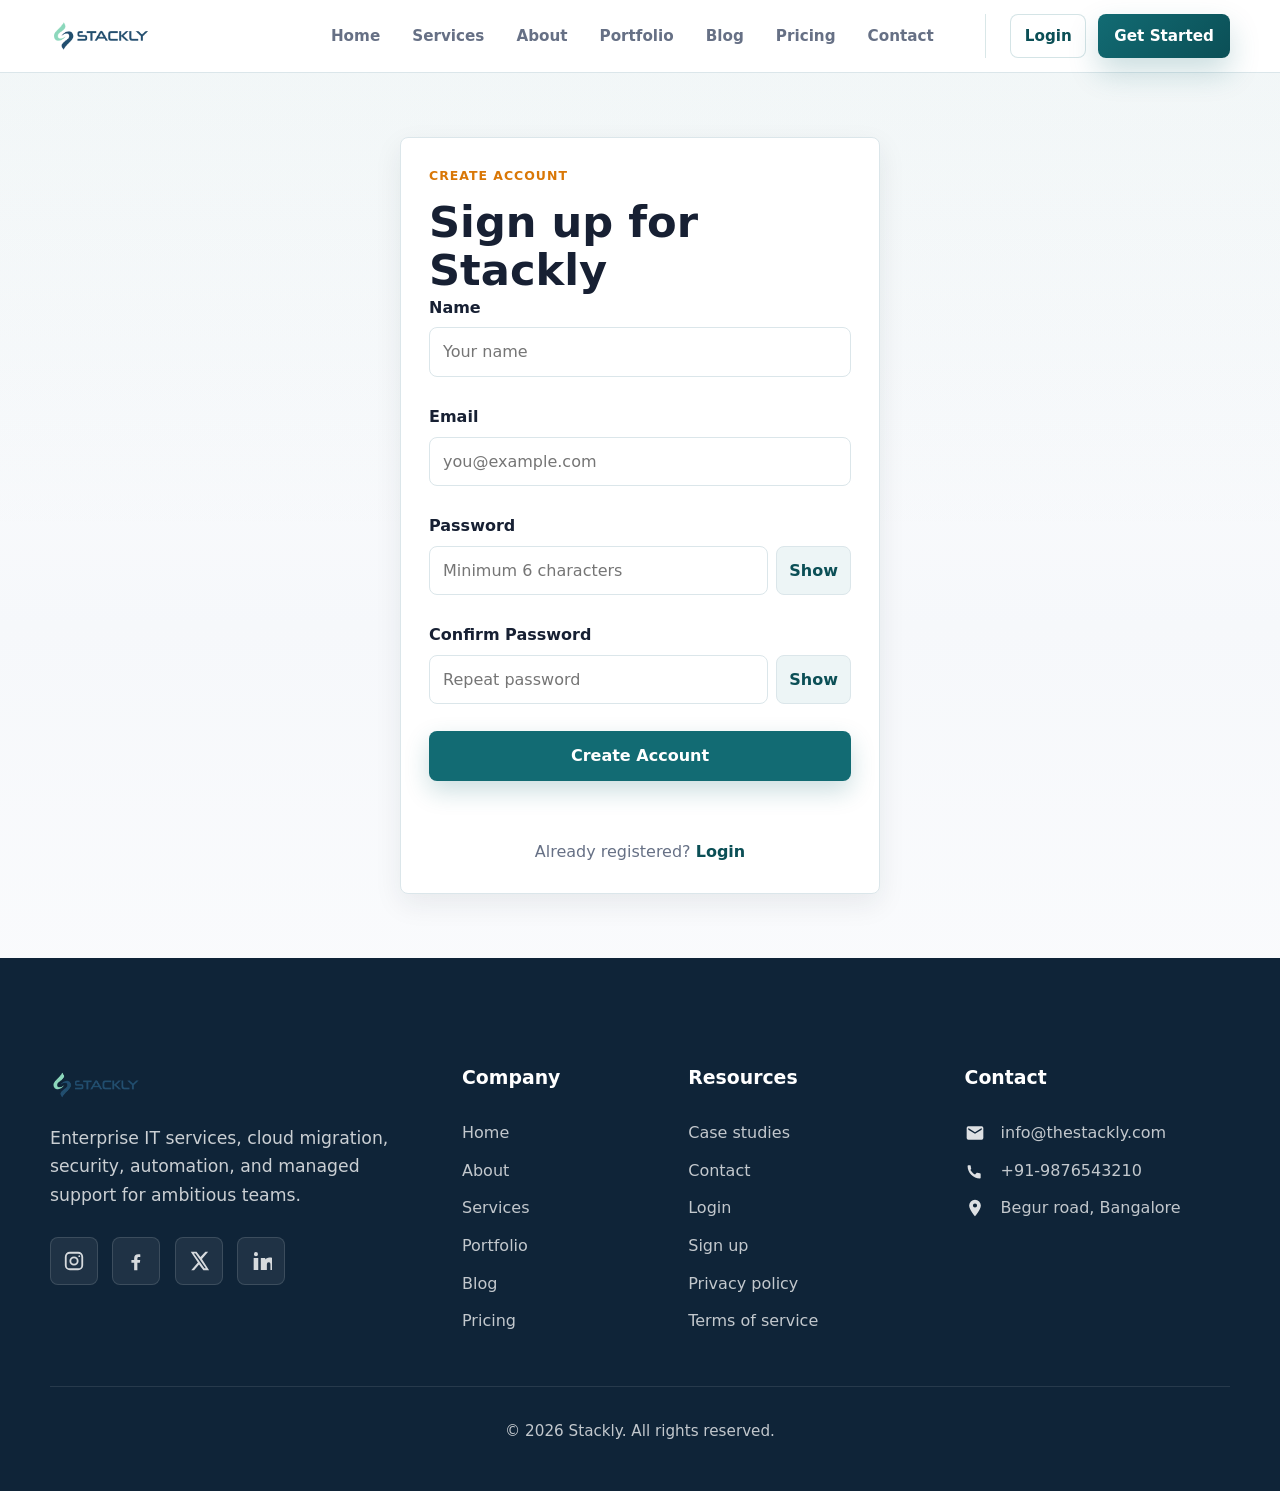
<file: signup.html>
<!DOCTYPE html>
<html lang="en">
<head>
  <meta charset="UTF-8">
  <meta name="viewport" content="width=device-width, initial-scale=1.0">
  <title>Sign Up | Stackly</title>
  <link rel="stylesheet" href="style.css">
</head>
<body data-page="signup">
  <header class="site-header">
    <nav class="navbar" aria-label="Main navigation">
      <a class="logo" href="index.html" aria-label="Stackly home"><img src="assets/stackly-logo.webp" alt="Stackly Logo" class="logo__img" width="280" height="64"></a>
      <button class="menu-toggle" id="menuToggle" type="button" aria-label="Open menu" aria-expanded="false">
        <span class="menu-bar" aria-hidden="true"></span>
        <span class="menu-bar" aria-hidden="true"></span>
        <span class="menu-bar" aria-hidden="true"></span>
      </button>
      <div class="nav-menu" id="navMenu">
        <ul class="nav-links">
          <li><a href="index.html" data-nav="home">Home</a></li>
          <li><a href="services.html" data-nav="services">Services</a></li>
          <li><a href="about.html" data-nav="about">About</a></li>
          <li><a href="portfolio.html" data-nav="portfolio">Portfolio</a></li>
          <li><a href="blog.html" data-nav="blog">Blog</a></li>
          <li><a href="pricing.html" data-nav="pricing">Pricing</a></li>
          <li><a href="contact.html" data-nav="contact">Contact</a></li>
        </ul>
        <div class="nav-actions" id="authArea"></div>
      </div>
    </nav>
  </header>

  <main class="auth-page page-fade">
    <section class="auth-card">
      <p class="eyebrow">Create account</p>
      <h1>Sign up for Stackly</h1>
      <form id="signupForm" novalidate>
        <div class="form-group">
          <label for="signupName">Name</label>
          <input type="text" id="signupName" placeholder="Your name" oninput="this.value=this.value.replace(/[^A-Za-z\s]/g,'')">
          <small class="error-message"></small>
        </div>
        <div class="form-group">
          <label for="signupEmail">Email</label>
          <input type="email" id="signupEmail" placeholder="you@example.com">
          <small class="error-message"></small>
        </div>
        <div class="form-group">
          <label for="signupPassword">Password</label>
          <div class="password-field">
            <input type="password" id="signupPassword" placeholder="Minimum 6 characters">
            <button class="toggle-password" type="button" data-target="signupPassword">Show</button>
          </div>
          <small class="error-message"></small>
        </div>
        <div class="form-group">
          <label for="confirmPassword">Confirm Password</label>
          <div class="password-field">
            <input type="password" id="confirmPassword" placeholder="Repeat password">
            <button class="toggle-password" type="button" data-target="confirmPassword">Show</button>
          </div>
          <small class="error-message"></small>
        </div>
        <button class="btn primary full" type="submit">Create Account</button>
        <p class="form-status" id="signupStatus" role="status"></p>
      </form>
      <p class="auth-switch">Already registered? <a href="login.html">Login</a></p>
    </section>
  </main>

    <footer class="site-footer">
    <div class="container footer-grid">
      <div class="footer-brand">
        <a class="logo" href="index.html" aria-label="Stackly home">
          <img class="logo__img" src="assets/stackly-logo.webp" alt="Stackly Logo" width="280" height="64" decoding="async">
        </a>
        <p>Enterprise IT services, cloud migration, security, automation, and managed support for ambitious teams.</p>
        <div class="footer-social" aria-label="Social links">
          <a class="footer-social__link" href="404.html" aria-label="Instagram">
            <svg class="footer-social__icon" viewBox="0 0 24 24" width="22" height="22" aria-hidden="true">
              <path fill="currentColor" d="M7.5 2h9A5.5 5.5 0 0 1 22 7.5v9A5.5 5.5 0 0 1 16.5 22h-9A5.5 5.5 0 0 1 2 16.5v-9A5.5 5.5 0 0 1 7.5 2Zm0 2A3.5 3.5 0 0 0 4 7.5v9A3.5 3.5 0 0 0 7.5 20h9a3.5 3.5 0 0 0 3.5-3.5v-9A3.5 3.5 0 0 0 16.5 4h-9Zm10.25 1.75a1 1 0 1 1 0 2a1 1 0 0 1 0-2ZM12 7a5 5 0 1 1 0 10a5 5 0 0 1 0-10Zm0 2a3 3 0 1 0 0 6a3 3 0 0 0 0-6Z"/>
            </svg>
          </a>
          <a class="footer-social__link" href="404.html" aria-label="Facebook">
            <svg class="footer-social__icon" viewBox="0 0 24 24" width="22" height="22" aria-hidden="true">
              <path fill="currentColor" d="M13.5 22v-8h2.7l.4-3H13.5V9.1c0-.9.3-1.6 1.7-1.6h1.5V4.8c-.3 0-1.3-.1-2.5-.1c-2.5 0-4.2 1.5-4.2 4.3V11H7v3h3v8h3.5Z"/>
            </svg>
          </a>
          <a class="footer-social__link" href="404.html" aria-label="Twitter">
            <svg class="footer-social__icon" viewBox="0 0 24 24" width="22" height="22" aria-hidden="true">
              <path fill="currentColor" d="M18.9 2H22l-6.8 7.8L23 22h-6.2l-4.8-6.2L6.6 22H3.5l7.3-8.4L3 2h6.3l4.3 5.6L18.9 2Zm-1.1 18h1.7L8.2 3.9H6.4L17.8 20Z"/>
            </svg>
          </a>
          <a class="footer-social__link" href="404.html" aria-label="LinkedIn">
            <svg class="footer-social__icon" viewBox="0 0 24 24" width="22" height="22" aria-hidden="true">
              <path fill="currentColor" d="M6.5 6.7A2.2 2.2 0 1 1 6.5 2.3a2.2 2.2 0 0 1 0 4.4ZM4 21.8V8.6h5v13.2H4Zm7.8 0V8.6h4.8v1.8h.1c.7-1.2 2.3-2.3 4.7-2.3c5 0 5.9 3.3 5.9 7.6v6.1h-5v-5.4c0-1.3 0-3-1.8-3s-2.1 1.4-2.1 2.9v5.5h-5Z"/>
            </svg>
          </a>
        </div>
      </div>
      <div>
        <h4>Company</h4>
        <ul class="footer-links">
          <li><a href="index.html">Home</a></li>
          <li><a href="about.html">About</a></li>
          <li><a href="services.html">Services</a></li>
          <li><a href="portfolio.html">Portfolio</a></li>
          <li><a href="blog.html">Blog</a></li>
          <li><a href="pricing.html">Pricing</a></li>
        </ul>
      </div>
      <div>
        <h4>Resources</h4>

<ul class="footer-links">
  <li>
    <a href="portfolio.html">Case studies</a>
  </li>

  <li>
    <a href="contact.html">Contact</a>
  </li>

  <li>
    <a href="login.html">Login</a>
  </li>

  <li>
    <a href="signup.html">Sign up</a>
  </li>

  <li>
    <a href="privacy.html">Privacy policy</a>
  </li>

  <li>
    <a href="terms.html">Terms of service</a>
  </li>
</ul>
      </div>
      <div>
        <h4>Contact</h4>
        <ul class="footer-links footer-contact">
          <li>
            <span class="footer-contact__ico" aria-hidden="true">
              <svg viewBox="0 0 24 24" width="20" height="20">
                <path fill="currentColor" d="M20 4H4a2 2 0 0 0-2 2v12a2 2 0 0 0 2 2h16a2 2 0 0 0 2-2V6a2 2 0 0 0-2-2Zm0 4-8 5L4 8V6l8 5 8-5v2Z"/>
              </svg>
            </span>
            <a href="mailto:info@thestackly.com">info@thestackly.com</a>
          </li>
          <li>
            <span class="footer-contact__ico" aria-hidden="true">
              <svg viewBox="0 0 24 24" width="20" height="20">
                <path fill="currentColor" d="M6.6 10.8c1.2 2.3 3.1 4.2 5.4 5.4l1.8-1.8c.2-.2.6-.3.9-.2 1 .3 2.1.5 3.2.5.5 0 .9.4.9.9V20c0 .5-.4.9-.9.9C9.9 20.9 3.1 14.1 3.1 5.9c0-.5.4-.9.9-.9H6c.5 0 .9.4.9.9 0 1.1.2 2.2.5 3.2.1.3 0 .7-.2.9l-1.6 1.7Z"/>
              </svg>
            </span>
            <a href="tel:+919876543210">+91-9876543210</a>
          </li>
          <li>
            <span class="footer-contact__ico" aria-hidden="true">
              <svg viewBox="0 0 24 24" width="20" height="20">
                <path fill="currentColor" d="M12 2a7 7 0 0 1 7 7c0 5.2-7 13-7 13S5 14.2 5 9a7 7 0 0 1 7-7Zm0 9.5A2.5 2.5 0 1 0 12 6.5a2.5 2.5 0 0 0 0 5Z"/>
              </svg>
            </span>
           <a href="https://www.google.com/maps?q=Begur+Road+Bangalore" target="_blank">
  Begur road, Bangalore
</a>
          </li>
        </ul>
      </div>
    </div>
    <div class="container footer-bottom">
      <span>&copy; <span id="year"></span> Stackly. All rights reserved.</span>
    </div>
  </footer>
  <script src="script.js"></script>
</body>
</html>
</file>
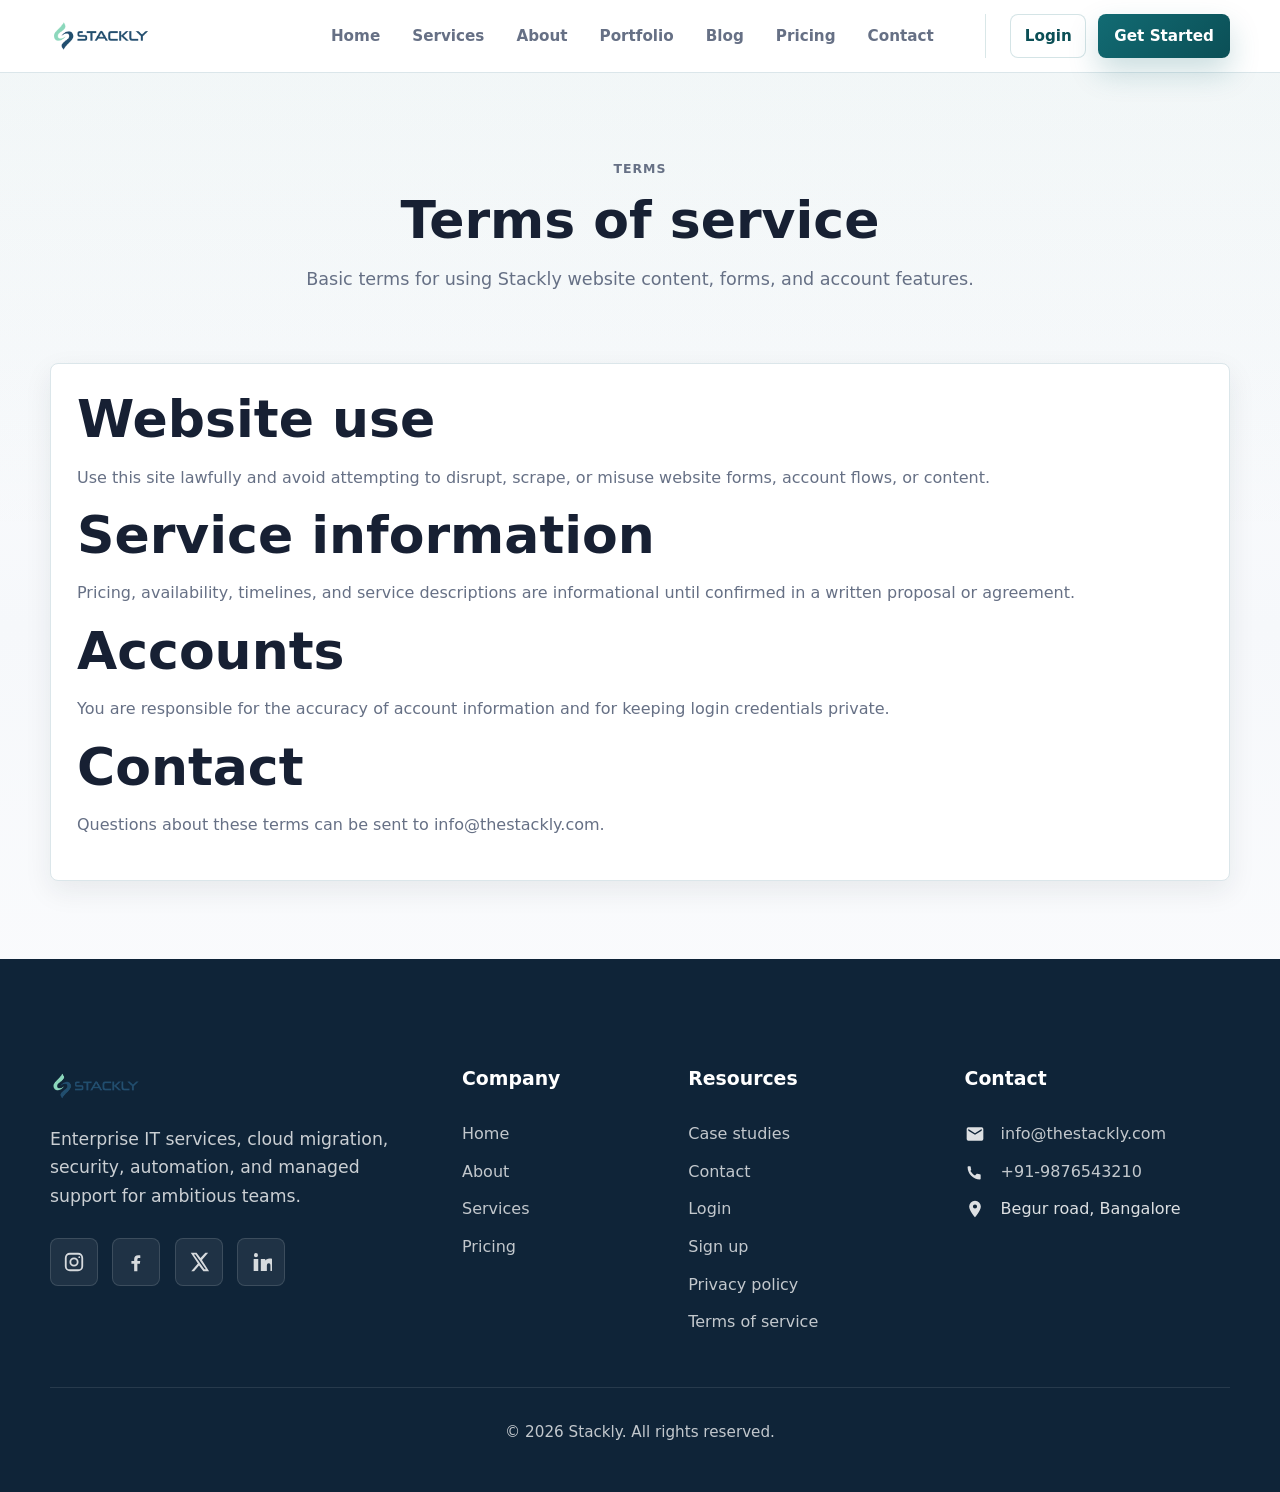
<file: terms.html>
<!DOCTYPE html>
<html lang="en">
<head>
  <meta charset="UTF-8">
  <meta name="viewport" content="width=device-width, initial-scale=1.0">
  <meta name="description" content="Stackly website terms of service for using site content, inquiry forms, accounts, and service information.">
  <title>Terms of Service | Stackly</title>
  <link rel="stylesheet" href="style.css">
</head>
<body data-page="terms">
  <header class="site-header">
    <nav class="navbar" aria-label="Main navigation">
      <a class="logo" href="index.html" aria-label="Stackly home"><img src="assets/stackly-logo.webp" alt="Stackly Logo" class="logo__img" width="280" height="64"></a>
      <button class="menu-toggle" id="menuToggle" type="button" aria-label="Open menu" aria-expanded="false">
        <span class="menu-bar" aria-hidden="true"></span>
        <span class="menu-bar" aria-hidden="true"></span>
        <span class="menu-bar" aria-hidden="true"></span>
      </button>
      <div class="nav-menu" id="navMenu">
        <ul class="nav-links">
          <li><a href="index.html" data-nav="home">Home</a></li>
          <li><a href="services.html" data-nav="services">Services</a></li>
          <li><a href="about.html" data-nav="about">About</a></li>
          <li><a href="portfolio.html" data-nav="portfolio">Portfolio</a></li>
          <li><a href="blog.html" data-nav="blog">Blog</a></li>
          <li><a href="pricing.html" data-nav="pricing">Pricing</a></li>
          <li><a href="contact.html" data-nav="contact">Contact</a></li>
        </ul>
        <div class="nav-actions" id="authArea"></div>
      </div>
    </nav>
  </header>

  <main>
    <section class="page-hero page-fade">
      <p class="eyebrow">Terms</p>
      <h1>Terms of service</h1>
      <p>Basic terms for using Stackly website content, forms, and account features.</p>
    </section>

    <section class="section compact-top">
      <div class="blog-post-full">
        <h2>Website use</h2>
        <p>Use this site lawfully and avoid attempting to disrupt, scrape, or misuse website forms, account flows, or content.</p>
        <h2>Service information</h2>
        <p>Pricing, availability, timelines, and service descriptions are informational until confirmed in a written proposal or agreement.</p>
        <h2>Accounts</h2>
        <p>You are responsible for the accuracy of account information and for keeping login credentials private.</p>
        <h2>Contact</h2>
        <p>Questions about these terms can be sent to <a href="mailto:info@thestackly.com">info@thestackly.com</a>.</p>
      </div>
    </section>
  </main>

    <footer class="site-footer">
    <div class="container footer-grid">
      <div class="footer-brand">
        <a class="logo" href="index.html" aria-label="Stackly home">
          <img class="logo__img" src="assets/stackly-logo.webp" alt="Stackly Logo" width="280" height="64" decoding="async">
        </a>
        <p>Enterprise IT services, cloud migration, security, automation, and managed support for ambitious teams.</p>
        <div class="footer-social" aria-label="Social links">
          <a class="footer-social__link" href="https://www.instagram.com/" aria-label="Instagram">
            <svg class="footer-social__icon" viewBox="0 0 24 24" width="22" height="22" aria-hidden="true">
              <path fill="currentColor" d="M7.5 2h9A5.5 5.5 0 0 1 22 7.5v9A5.5 5.5 0 0 1 16.5 22h-9A5.5 5.5 0 0 1 2 16.5v-9A5.5 5.5 0 0 1 7.5 2Zm0 2A3.5 3.5 0 0 0 4 7.5v9A3.5 3.5 0 0 0 7.5 20h9a3.5 3.5 0 0 0 3.5-3.5v-9A3.5 3.5 0 0 0 16.5 4h-9Zm10.25 1.75a1 1 0 1 1 0 2a1 1 0 0 1 0-2ZM12 7a5 5 0 1 1 0 10a5 5 0 0 1 0-10Zm0 2a3 3 0 1 0 0 6a3 3 0 0 0 0-6Z"/>
            </svg>
          </a>
          <a class="footer-social__link" href="https://www.facebook.com/" aria-label="Facebook">
            <svg class="footer-social__icon" viewBox="0 0 24 24" width="22" height="22" aria-hidden="true">
              <path fill="currentColor" d="M13.5 22v-8h2.7l.4-3H13.5V9.1c0-.9.3-1.6 1.7-1.6h1.5V4.8c-.3 0-1.3-.1-2.5-.1c-2.5 0-4.2 1.5-4.2 4.3V11H7v3h3v8h3.5Z"/>
            </svg>
          </a>
          <a class="footer-social__link" href="https://twitter.com/" aria-label="Twitter">
            <svg class="footer-social__icon" viewBox="0 0 24 24" width="22" height="22" aria-hidden="true">
              <path fill="currentColor" d="M18.9 2H22l-6.8 7.8L23 22h-6.2l-4.8-6.2L6.6 22H3.5l7.3-8.4L3 2h6.3l4.3 5.6L18.9 2Zm-1.1 18h1.7L8.2 3.9H6.4L17.8 20Z"/>
            </svg>
          </a>
          <a class="footer-social__link" href="https://www.linkedin.com/" aria-label="LinkedIn">
            <svg class="footer-social__icon" viewBox="0 0 24 24" width="22" height="22" aria-hidden="true">
              <path fill="currentColor" d="M6.5 6.7A2.2 2.2 0 1 1 6.5 2.3a2.2 2.2 0 0 1 0 4.4ZM4 21.8V8.6h5v13.2H4Zm7.8 0V8.6h4.8v1.8h.1c.7-1.2 2.3-2.3 4.7-2.3c5 0 5.9 3.3 5.9 7.6v6.1h-5v-5.4c0-1.3 0-3-1.8-3s-2.1 1.4-2.1 2.9v5.5h-5Z"/>
            </svg>
          </a>
        </div>
      </div>
      <div>
        <h4>Company</h4>
        <ul class="footer-links">
          <li><a href="index.html">Home</a></li>
          <li><a href="about.html">About</a></li>
          <li><a href="services.html">Services</a></li>
          <li><a href="pricing.html">Pricing</a></li>
        </ul>
      </div>
      <div>
        <h4>Resources</h4>
        <ul class="footer-links">
          <li><a href="portfolio.html">Case studies</a></li>
          <li><a href="contact.html">Contact</a></li>
          <li><a href="login.html">Login</a></li>
          <li><a href="signup.html">Sign up</a></li>
          <li><a href="privacy.html">Privacy policy</a></li>
          <li><a href="terms.html">Terms of service</a></li>
        </ul>
      </div>
      <div>
        <h4>Contact</h4>
        <ul class="footer-links footer-contact">
          <li>
            <span class="footer-contact__ico" aria-hidden="true">
              <svg viewBox="0 0 24 24" width="20" height="20">
                <path fill="currentColor" d="M20 4H4a2 2 0 0 0-2 2v12a2 2 0 0 0 2 2h16a2 2 0 0 0 2-2V6a2 2 0 0 0-2-2Zm0 4-8 5L4 8V6l8 5 8-5v2Z"/>
              </svg>
            </span>
            <a href="mailto:info@thestackly.com">info@thestackly.com</a>
          </li>
          <li>
            <span class="footer-contact__ico" aria-hidden="true">
              <svg viewBox="0 0 24 24" width="20" height="20">
                <path fill="currentColor" d="M6.6 10.8c1.2 2.3 3.1 4.2 5.4 5.4l1.8-1.8c.2-.2.6-.3.9-.2 1 .3 2.1.5 3.2.5.5 0 .9.4.9.9V20c0 .5-.4.9-.9.9C9.9 20.9 3.1 14.1 3.1 5.9c0-.5.4-.9.9-.9H6c.5 0 .9.4.9.9 0 1.1.2 2.2.5 3.2.1.3 0 .7-.2.9l-1.6 1.7Z"/>
              </svg>
            </span>
            <a href="tel:+919876543210">+91-9876543210</a>
          </li>
          <li>
            <span class="footer-contact__ico" aria-hidden="true">
              <svg viewBox="0 0 24 24" width="20" height="20">
                <path fill="currentColor" d="M12 2a7 7 0 0 1 7 7c0 5.2-7 13-7 13S5 14.2 5 9a7 7 0 0 1 7-7Zm0 9.5A2.5 2.5 0 1 0 12 6.5a2.5 2.5 0 0 0 0 5Z"/>
              </svg>
            </span>
            <span>Begur road, Bangalore</span>
          </li>
        </ul>
      </div>
    </div>
    <div class="container footer-bottom">
      <span>&copy; <span id="year"></span> Stackly. All rights reserved.</span>
    </div>
  </footer>

  <script src="script.js"></script>
</body>
</html>
</file>
<file: style.css>
:root {
  --bg: #f6f8fb;
  --surface: #ffffff;
  --surface-soft: #edf5f6;
  --surface-warm: #fff7ed;
  --text: #172033;
  --muted: #667085;
  --line: #dbe6ea;
  --primary: #126b73;
  --primary-dark: #0b4f56;
  --secondary: #315b8f;
  --accent: #d97706;
  --accent-dark: #9a4d00;
  --success: #057647;
  --error: #b42318;
  --shadow-sm: 0 10px 28px rgba(23, 32, 51, 0.08);
  --shadow: 0 18px 50px rgba(23, 32, 51, 0.12);
  --radius: 8px;
  --container: 1180px;
}

.container {
  width: calc(100% - 32px);
  max-width: var(--container);
  margin: 0 auto;
}

.site-footer {
  background: #0f2438;
  color: rgba(255, 255, 255, 0.75);
  padding: 5rem 0 2.6rem;
  margin-top: 0;
}

.site-footer .container {
  max-width: 1700px;
  margin: 0 auto;
}
 
.footer-grid {
  display: grid;
  grid-template-columns: repeat(auto-fit, minmax(280px, 1fr));
  gap: clamp(2rem, 6vw, 4rem);
  align-items: start;
  margin-bottom: 2rem;
}

.footer-section {
  display: flex;
  flex-direction: column;
  gap: 1rem;
}

.footer-section h4 {
  margin-bottom: 0.75rem;
  font-size: 1.1rem;
  color: #ffffff;
  font-weight: 600;
}

.footer-section p,
.footer-section li {
  margin: 0.25rem 0;
  line-height: 1.6;
}

.footer-section a {
  color: rgba(255, 255, 255, 0.85);
  text-decoration: none;
  transition: color 0.2s ease;
}

.footer-section a:hover {
  color: #ffffff;
}

.footer-company ul {
  list-style: none;
  margin: 0;
  padding: 0;
}

.footer-company li {
  margin-bottom: 0.5rem;
}

.social-links {
  display: flex;
  gap: 1.2rem;
  margin-top: 0.5rem;
}

.social-links a {
  display: inline-flex;
  align-items: center;
  justify-content: center;
  width: 40px;
  height: 40px;
  border-radius: 8px;
  background: rgba(255, 255, 255, 0.1);
  transition: background 0.2s ease, transform 0.2s ease;
}

.social-links a:hover {
  background: rgba(255, 255, 255, 0.2);
  transform: translateY(-2px);
}

.social-icon {
  width: 20px;
  height: 20px;
  display: block;
  color: rgba(255, 255, 255, 0.9);
}
 
.site-footer h4 {
  color: #fff;
  font-size: 1.18rem;
  line-height: 1.2;
  margin: 0 0 2rem;
}
 
.site-footer a {
  color: rgba(255, 255, 255, 0.82);
}
 
.site-footer a:hover {
  color: #fff;
}
 
.footer-links {
  list-style: none;
  padding: 0;
  margin: 0;
}
 
.footer-links li {
  margin-bottom: 1.42rem;
}
 
.footer-contact li {
  display: flex;
  align-items: flex-start;
  gap: 1rem;
}
 
.footer-contact__ico {
  display: inline-flex;
  flex: 0 0 auto;
  margin-top: 0.18rem;
  color: rgba(255, 255, 255, 0.76);
}
 
.footer-contact a,
.footer-contact span {
  color: rgba(255, 255, 255, 0.86);
}

.footer-brand {
  display: grid;
  justify-items: center;
  text-align: center;
}
 
.footer-brand p {
  color: rgba(255, 255, 255, 0.78);
  font-size: 1.08rem;
  line-height: 1.65;
  max-width: 360px;
  margin: 2rem 0 1.35rem;
}
 
.footer-social {
  display: flex;
  align-items: center;
  justify-content: center;
  gap: 0.9rem;
  margin-top: 0.4rem;
}
 
.footer-social__link {
  width: 56px;
  height: 56px;
  display: inline-flex;
  align-items: center;
  justify-content: center;
  border-radius: 16px;
  border: 1px solid rgba(255, 255, 255, 0.13);
  background: rgba(255, 255, 255, 0.065);
  color: rgba(255, 255, 255, 0.82);
  transition: transform var(--transition), background var(--transition), border-color var(--transition), color var(--transition);
}
 
.footer-social__link:hover {
  transform: translateY(-2px);
  background: rgba(255, 255, 255, 0.12);
  border-color: rgba(255, 255, 255, 0.22);
  color: #fff;
}
 
.footer-social__icon {
  display: block;
}
 
.footer-bottom {
  padding-top: 3rem;
  border-top: 1px solid rgba(255, 255, 255, 0.1);
  display: flex;
  justify-content: center;
  align-items: center;
  text-align: center;
  font-size: 0.95rem;
}
 
.footer-bottom__brand {
  display: inline-flex;
  align-items: center;
  gap: 0.6rem;
}
 
.footer-bottom__logo {
  width: 110px;
  height: 28px;
  object-fit: contain;
  display: block;
}

.site-footer .logo__img {
  height: 38px;
  width: auto;
}

* {
  box-sizing: border-box;
}

html {
  scroll-behavior: smooth;
  scroll-padding-top: 96px;
}

body {
  margin: 0;
  color: var(--text);
  background:
    linear-gradient(180deg, rgba(18, 107, 115, 0.06), transparent 540px),
    linear-gradient(180deg, #ffffff 0%, var(--bg) 42%, #ffffff 100%);
  font-family: Inter, ui-sans-serif, system-ui, -apple-system, BlinkMacSystemFont, "Segoe UI", sans-serif;
  line-height: 1.6;
  overflow-x: hidden;
}

img,
svg,
iframe {
  max-width: 100%;
}

img {
  display: block;
  height: auto;
}

a {
  color: inherit;
  text-decoration: none;
}

button,
input,
select,
textarea {
  font: inherit;
}

button {
  border: 0;
}

input,
select,
textarea {
  width: 100%;
  min-height: 46px;
  border: 1px solid var(--line);
  border-radius: var(--radius);
  padding: 11px 13px;
  color: var(--text);
  background: #fff;
  transition: border-color 0.2s ease, box-shadow 0.2s ease;
}

textarea {
  resize: vertical;
}

input[type="checkbox"] {
  width: 18px;
  min-height: 18px;
  accent-color: var(--primary);
}

input[type="file"] {
  padding: 9px;
}

input:focus,
select:focus,
textarea:focus,
button:focus-visible,
a:focus-visible,
summary:focus-visible {
  outline: none;
  border-color: var(--primary);
  box-shadow: 0 0 0 4px rgba(18, 107, 115, 0.15);
}

.sr-only {
  position: absolute;
  width: 1px;
  height: 1px;
  overflow: hidden;
  clip: rect(0, 0, 0, 0);
  white-space: nowrap;
}

.site-header {
  position: sticky;
  top: 0;
  z-index: 50;
  background: rgba(255, 255, 255, 0.94);
  border-bottom: 1px solid var(--line);
  backdrop-filter: blur(16px);
}
.preloader-active {
  overflow: hidden;
}

/* Background */
.preloader {
  position: fixed;
  inset: 0;
  z-index: 9999;
  display: flex;
  align-items: center;
  justify-content: center;
  background: linear-gradient(135deg, #f5f7fa, #e4ecf3);
  backdrop-filter: blur(6px);
  transition: opacity 0.5s ease, visibility 0.5s ease;
}

.preloader-hidden {
  opacity: 0;
  visibility: hidden;
  pointer-events: none;
}

/* Glass Card */
.preloader-card {
  display: flex;
  align-items: center;
  gap: 1rem;
  padding: 22px 30px;
  border-radius: 20px;
  background: rgba(255, 255, 255, 0.6);
  backdrop-filter: blur(14px);
  box-shadow: 0 20px 60px rgba(0, 0, 0, 0.12);
  animation: fadeInUp 0.6s ease;
}

/* Logo */
.preloader-logo {
  width: 48px;
  height: 48px;
  border-radius: 50%;
  object-fit: cover;
  box-shadow: 0 10px 25px rgba(0, 0, 0, 0.15);
  animation: pulse 1.8s infinite ease-in-out;
}

/* Spinner */
.preloader-spinner {
  width: 32px;
  height: 32px;
  border-radius: 50%;
  background: conic-gradient(
    from 0deg,
    #4a90e2,
    #6dd5ed,
    #4a90e2
  );
  mask: radial-gradient(farthest-side, transparent 60%, black 61%);
  -webkit-mask: radial-gradient(farthest-side, transparent 60%, black 61%);
  animation: spin 1s linear infinite;
}

/* Text */
.preloader-label {
  font-size: 1.3rem;
  font-weight: 800;
  letter-spacing: 0.08em;
  color: #2c3e50;
}

/* Animations */
@keyframes spin {
  to {
    transform: rotate(360deg);
  }
}

@keyframes pulse {
  0%, 100% {
    transform: scale(1);
  }
  50% {
    transform: scale(1.08);
  }
}

@keyframes fadeInUp {
  from {
    opacity: 0;
    transform: translateY(25px);
  }
  to {
    opacity: 1;
    transform: translateY(0);
  }
}
.navbar {
  width: calc(100% - 32px);
  max-width: var(--container);
  min-height: 72px;
  margin: 0 auto;
  display: flex;
  align-items: center;
  justify-content: space-between;
  gap: 18px;
  position: relative;
}

.logo {
  display: inline-flex;
  align-items: center;
  gap: 10px;
  color: var(--primary-dark);
  font-size: 1.4rem;
  font-weight: 900;
  letter-spacing: 0;
}

.logo img,
.logo-img {
  max-height: 42px;
  width: auto;
  display: block;
}

.menu-toggle {
  width: 44px;
  min-width: 44px;
  height: 44px;
  display: inline-grid;
  align-content: center;
  justify-items: center;
  gap: 5px;
  border: 1px solid var(--line);
  border-radius: var(--radius);
  color: var(--text);
  background: var(--surface);
  cursor: pointer;
}

.menu-bar {
  width: 20px;
  height: 2px;
  display: block;
  border-radius: 999px;
  background: currentColor;
  transition: transform 0.2s ease, opacity 0.2s ease;
}

.menu-toggle.open .menu-bar:nth-child(1) {
  transform: translateY(7px) rotate(45deg);
}

.menu-toggle.open .menu-bar:nth-child(2) {
  opacity: 0;
}

.menu-toggle.open .menu-bar:nth-child(3) {
  transform: translateY(-7px) rotate(-45deg);
}

.nav-menu {
  position: fixed;
  inset: 72px 0 auto auto;
  width: min(360px, calc(100vw - 24px));
  max-height: calc(100vh - 88px);
  display: none;
  flex-direction: column;
  gap: 14px;
  padding: 18px;
  border: 1px solid var(--line);
  border-radius: var(--radius);
  background: #fff;
  box-shadow: var(--shadow);
  overflow-y: auto;
}

.nav-menu.open {
  display: flex;
}

.nav-links,
.nav-actions {
  display: flex;
  gap: 8px;
}

.nav-links {
  flex-direction: column;
  align-items: stretch;
  padding: 0;
  margin: 0;
  list-style: none;
}

.nav-actions {
  flex-direction: column;
  gap: 10px;
}

.nav-links a,
.nav-actions a,
.logout-btn {
  min-height: 40px;
  display: inline-flex;
  align-items: center;
  justify-content: center;
  border-radius: var(--radius);
  padding: 8px 12px;
  color: var(--muted);
  background: transparent;
  font-weight: 800;
  cursor: pointer;
  transition: color 0.2s ease, background 0.2s ease, transform 0.2s ease;
}

.nav-links a:hover,
.nav-links a.active {
  color: var(--primary-dark);
  background: var(--surface-soft);
}

.nav-links a.active {
  box-shadow: inset 0 -2px 0 var(--primary);
}

.nav-cta,
.nav-actions .nav-cta {
  color: #fff;
  background: linear-gradient(135deg, var(--primary), var(--primary-dark));
  border-color: transparent;
  box-shadow: 0 14px 30px rgba(18, 107, 115, 0.22);
}

.nav-actions .login-link {
  color: var(--primary-dark);
  background: #fff;
  border: 1px solid rgba(18, 107, 115, 0.18);
}

.nav-actions .login-link:hover {
  color: var(--primary-dark);
  background: rgba(18, 107, 115, 0.08);
  border-color: rgba(18, 107, 115, 0.34);
}

.nav-cta:hover,
.logout-btn:hover {
  color: #fff;
  background: var(--primary-dark);
}

.user-pill {
  display: inline-flex;
  align-items: center;
  justify-content: center;
  min-height: 40px;
  max-width: 160px;
  padding: 8px 12px;
  border: 1px solid var(--line);
  border-radius: var(--radius);
  background: #fff;
  font-weight: 800;
  overflow: hidden;
  text-overflow: ellipsis;
  white-space: nowrap;
}

.hero,
.page-hero,
.section,
.auth-page {
  width: calc(100% - 32px);
  max-width: var(--container);
  margin: 0 auto;
}

.hero {
  min-height: auto;
  display: grid;
  grid-template-columns: minmax(0, 1fr) minmax(360px, 0.86fr);
  align-items: center;
  gap: 48px;
  padding: 10px 0 64px;
}

.hero.hero-404 {
  min-height: 100vh;
  width: 100%;
  max-width: 100%;
  margin: 0;
  display: grid;
  justify-items: center;
  align-items: center;
  place-items: center;
  padding: 100px 24px;
  background: radial-gradient(circle at top, rgba(18, 107, 115, 0.12), transparent 42%), var(--bg);
}

.hero.hero-404 .hero-content {
  width: min(100%, 720px);
  margin: 0 auto;
  text-align: center;
  padding: 40px 36px;
  border-radius: 28px;
  background: rgba(255, 255, 255, 0.96);
  box-shadow: 0 24px 64px rgba(23, 32, 51, 0.12);
  border: 1px solid rgba(18, 107, 115, 0.08);
}

.hero.hero-404 .error-hero-card {
  display: grid;
  place-items: center;
  gap: 18px;
  margin-bottom: 24px;
}

.hero.hero-404 .error-code {
  display: inline-flex;
  align-items: center;
  justify-content: center;
  min-width: 96px;
  min-height: 96px;
  border-radius: 28px;
  background: linear-gradient(135deg, rgba(18, 107, 115, 0.12), rgba(49, 91, 143, 0.16));
  color: var(--primary);
  font-size: 2.8rem;
  font-weight: 900;
}

.hero.hero-404 h1 {
  font-size: clamp(2.2rem, 4vw, 3.4rem);
}

.hero.hero-404 .hero-subhead {
  color: var(--muted);
  font-size: 1rem;
  margin-top: 0;
}

.hero.hero-404 .hero-actions {
  justify-content: center;
  gap: 16px;
  margin-top: 28px;
}

.hero.hero-404 .hero-actions .btn {
  min-width: 170px;
}

.hero.hero-404 .btn.primary {
  box-shadow: 0 16px 36px rgba(18, 107, 115, 0.18);
}

.hero.hero-404 .btn.secondary {
  background: #f8fbfd;
}

.hero.hero-404 .btn.secondary:hover {
  background: #eef7fb;
}

.hero.hero-404 .eyebrow {
  margin-bottom: 12px;
  letter-spacing: 0.15em;
  color: var(--accent);
}

.hero h1,
.page-hero h1,
.auth-card h1 {
  margin: 0;
  line-height: 1.04;
  letter-spacing: 0;
}

.hero h1 {
  max-width: 680px;
  color: #172033;
  font-size: clamp(2.15rem, 3.4vw, 3rem);
  line-height: 1.12;
  font-weight: 900;
}

.hero-content,
.hero-media,
.engagement-copy,
.story-copy,
.rich-card,
.portfolio-card,
.blog-card,
.pricing-card,
.team-card,
.form-card,
.contact-panel {
  min-width: 0;
}

.hero h1,
.page-hero h1,
.section h2 {
  overflow-wrap: break-word;
}

.hero-subhead,
.page-hero p,
.section p {
  color: var(--muted);
}

.hero-subhead {
  max-width: 610px;
  margin: 16px 0 0;
  font-size: 15px;
  line-height: 1.7;
}

.hero .eyebrow,
.hero-actions .btn {
  font-size: 15px;
}

.eyebrow {
  margin: 0 0 12px;
  color: var(--accent);
  font-size: 0.78rem;
  font-weight: 900;
  letter-spacing: 0.08em;
  text-transform: uppercase;
}

.hero-benefits,
.icon-list,
.feature-list,
.result-list {
  padding: 0;
  margin: 24px 0 0;
  list-style: none;
}

.hero-benefits {
  display: grid;
  gap: 9px;
  max-width: 620px;
}

.hero-benefits li,
.icon-list li,
.feature-list li,
.result-list li {
  position: relative;
  padding-left: 30px;
  color: var(--muted);
}

.hero-benefits li {
  font-size: 15px;
  line-height: 1.55;
}

.hero-benefits li span,
.icon-list li::before,
.feature-list li::before,
.result-list li::before {
  content: "";
  position: absolute;
  left: 0;
  top: 0.48em;
  width: 16px;
  height: 16px;
  border-radius: 50%;
  background:
    linear-gradient(135deg, var(--primary), var(--secondary));
  box-shadow: inset 0 0 0 4px rgba(255, 255, 255, 0.72);
}

.hero-actions {
  display: flex;
  flex-wrap: wrap;
  gap: 12px;
  margin-top: 26px;
}

.btn {
  min-height: 46px;
  display: inline-flex;
  align-items: center;
  justify-content: center;
  border: 1px solid transparent;
  border-radius: var(--radius);
  padding: 11px 18px;
  font-weight: 900;
  cursor: pointer;
  transition: transform 0.2s ease, box-shadow 0.2s ease, background 0.2s ease, color 0.2s ease;
}

.btn:active,
.filter-btn:active,
.nav-links a:active,
.nav-actions a:active,
.logout-btn:active {
  transform: translateY(0);
}

.btn[disabled],
button[disabled] {
  cursor: not-allowed;
  opacity: 0.68;
  transform: none;
}

.btn:hover,
.card:hover,
.rich-card:hover,
.portfolio-card:hover,
.blog-card:hover,
.pricing-card:hover,
.testimonial-card:hover,
.team-card:hover,
.addon-grid article:hover,
.industry-grid article:hover,
.differentiator-grid article:hover {
  transform: translateY(-3px);
}

.btn.primary {
  color: #fff;
  background: var(--primary);
  box-shadow: 0 10px 24px rgba(18, 107, 115, 0.22);
}

.btn.primary:hover {
  background: var(--primary-dark);
}

.btn.secondary {
  color: var(--primary-dark);
  background: #fff;
  border-color: var(--line);
}

.btn.secondary:hover {
  border-color: rgba(18, 107, 115, 0.35);
  box-shadow: var(--shadow-sm);
}

.btn.dark {
  background: #172033;
}

.full {
  width: 100%;
}

.hero-media {
  position: relative;
  margin: 0;
  border: 1px solid rgba(255, 255, 255, 0.7);
  border-radius: 22px;
  overflow: hidden;
  background: #dfecef;
  box-shadow: 0 24px 70px rgba(23, 32, 51, 0.14);
}

.hero-media::after,
.image-hero::after {
  content: "";
  position: absolute;
  inset: 0;
  background: linear-gradient(180deg, transparent, rgba(6, 33, 38, 0.35));
  pointer-events: none;
}

.hero-media img {
  width: 100%;
  min-height: 560px;
  object-fit: cover;
}

.hero-media figcaption {
  position: absolute;
  left: 18px;
  right: 18px;
  bottom: 18px;
  z-index: 2;
  display: grid;
  gap: 5px;
  padding: 16px 18px;
  border: 1px solid rgba(255, 255, 255, 0.55);
  border-radius: 14px;
  background: rgba(255, 255, 255, 0.92);
  backdrop-filter: blur(12px);
}

.hero-media strong {
  color: var(--primary-dark);
  font-size: 1.75rem;
  line-height: 1;
}

.hero-media span {
  color: var(--muted);
  font-weight: 800;
}

.section {
  padding: 78px 0;
}

.section.compact-top {
  padding-top: 32px;
}

.section.muted {
  width: 100%;
  padding: 78px max(16px, calc((100% - var(--container)) / 2));
  background: var(--surface-soft);
}

.section-heading {
  max-width: 760px;
  margin-bottom: 28px;
}

.section-heading.center {
  margin-right: auto;
  margin-left: auto;
  text-align: center;
}

.section h2,
.page-hero h1 {
  margin: 0;
  font-size: 3rem;
  line-height: 1.1;
  letter-spacing: 0;
}

.section-heading p:not(.eyebrow) {
  margin: 14px 0 0;
}

.proof-band {
  padding-top: 0;
}

.metric-grid,
.stat-grid,
.result-grid {
  display: grid;
  grid-template-columns: repeat(3, minmax(0, 1fr));
  gap: 16px;
}

.stat-grid {
  grid-template-columns: repeat(5, minmax(0, 1fr));
}

.metric-grid article,
.stat-grid article,
.result-grid div,
.guarantee-card,
.mission-card,
.highlight-strip,
.urgency-card,
.comparison-mini {
  border: 1px solid var(--line);
  border-radius: var(--radius);
  background: #fff;
  box-shadow: var(--shadow-sm);
}

.metric-grid article,
.stat-grid article,
.result-grid div {
  padding: 24px;
}

.metric-grid span,
.stat-grid span {
  display: block;
  color: var(--primary-dark);
  font-size: 2.4rem;
  font-weight: 900;
  line-height: 1;
}

.metric-grid p,
.stat-grid p {
  margin: 10px 0 0;
}

.tech-carousel-wrap {
  position: relative;
}

.tech-carousel-wrap::before,
.tech-carousel-wrap::after {
  content: "";
  position: absolute;
  top: 0;
  bottom: 0;
  z-index: 2;
  width: 76px;
  pointer-events: none;
}

.tech-carousel-wrap::before {
  left: 0;
  background: linear-gradient(90deg, #fff, rgba(255, 255, 255, 0));
}

.tech-carousel-wrap::after {
  right: 0;
  background: linear-gradient(270deg, #fff, rgba(255, 255, 255, 0));
}

.tech-carousel {
  overflow-x: auto;
  scroll-snap-type: x mandatory;
  scrollbar-width: none;
  padding: 6px 0 16px;
}

.tech-carousel::-webkit-scrollbar {
  display: none;
}

.logo-track {
  display: grid;
  grid-auto-flow: column;
  grid-auto-columns: 160px;
  gap: 14px;
  width: max-content;
  min-width: 100%;
}

.logo-card {
  min-height: 140px;
  display: grid;
  place-items: center;
  gap: 12px;
  scroll-snap-align: start;
  border: 1px solid var(--line);
  border-radius: var(--radius);
  background: #fff;
  box-shadow: var(--shadow-sm);
  animation: fadeUp 0.55s ease both;
}

.logo-card img {
  width: 110px;
  height: 82px;
  object-fit: contain;
}

.logo-card span {
  color: var(--primary-dark);
  font-size: 0.9rem;
  font-weight: 900;
}

.testimonial-grid,
.service-catalog-grid,
.portfolio-grid,
.blog-grid,
.team-grid,
.industry-grid,
.differentiator-grid,
.addon-grid,
.location-grid,
.channel-grid,
.credential-grid {
  display: grid;
  gap: 18px;
}

.testimonial-grid,
.portfolio-grid,
.blog-grid {
  grid-template-columns: repeat(3, minmax(0, 1fr));
}

.service-catalog-grid {
  grid-template-columns: repeat(2, minmax(0, 1fr));
}

.team-grid,
.industry-grid,
.differentiator-grid,
.addon-grid,
.channel-grid {
  grid-template-columns: repeat(4, minmax(0, 1fr));
}

.team-grid.expanded {
  grid-template-columns: repeat(4, minmax(0, 1fr));
}

.credential-grid {
  grid-template-columns: repeat(2, minmax(0, 1fr));
}

.testimonial-card,
.rich-card,
.portfolio-card,
.blog-card,
.team-card,
.industry-grid article,
.differentiator-grid article,
.addon-grid article,
.location-card,
.credential-grid article,
.form-card,
.contact-panel,
.values-panel,
.pricing-card,
.blog-post-full,
.accordion-list details {
  border: 1px solid var(--line);
  border-radius: var(--radius);
  background: var(--surface);
  box-shadow: var(--shadow-sm);
}

.testimonial-card {
  position: relative;
  padding: 26px;
  background: linear-gradient(180deg, #fff, #f0f7fb);
  transition: transform 0.3s ease, box-shadow 0.3s ease;
}

.testimonial-card::before {
  content: "\"";
  position: absolute;
  top: 8px;
  right: 20px;
  color: rgba(18, 107, 115, 0.14);
  font-size: 4rem;
  font-family: Georgia, serif;
  line-height: 1;
}

.testimonial-card img,
.team-card img,
.article-meta img,
.author-box img {
  border-radius: 50%;
  object-fit: cover;
  box-shadow: 0 10px 22px rgba(23, 32, 51, 0.13);
}

.testimonial-card img {
  width: 88px;
  height: 88px;
  margin-bottom: 14px;
}

.rating {
  color: var(--accent);
  letter-spacing: 0;
  font-size: 1rem;
  font-weight: 900;
}

.testimonial-card p {
  min-height: 104px;
  margin: 14px 0;
  color: var(--text);
  font-style: italic;
}

.testimonial-card h3,
.team-card h3,
.portfolio-card h2,
.blog-card h2,
.pricing-card h2,
.location-card h3 {
  margin: 0;
}

.testimonial-card span,
.team-card span {
  color: var(--muted);
}

.engagement-section {
  display: grid;
  gap: 38px;
}

.engagement-row {
  display: grid;
  grid-template-columns: minmax(360px, 1.08fr) minmax(0, 0.92fr);
  gap: 44px;
  align-items: center;
}

.engagement-row.reverse .engagement-image {
  order: 2;
}

.engagement-image img,
.story-visual img,
.visual-hero img {
  width: 100%;
  aspect-ratio: 4 / 3;
  object-fit: cover;
  border: 1px solid var(--line);
  border-radius: 18px;
  box-shadow: var(--shadow);
}

.engagement-image img {
  aspect-ratio: 4 / 3;
}

.engagement-copy {
  display: grid;
  align-content: center;
  gap: 14px;
  font-size: 0.94rem;
}

.engagement-copy h3 {
  margin: 0;
  font-size: clamp(1.45rem, 1.8vw, 1.75rem);
  line-height: 1.14;
}

.engagement-copy p {
  margin: 0;
  line-height: 1.6;
}

.engagement-copy .eyebrow {
  margin: 0;
}

.engagement-copy .icon-list,
.engagement-copy .result-grid {
  margin: 0;
}

.engagement-copy .two-column {
  gap: 8px 16px;
}

.engagement-copy .icon-list li,
.engagement-copy .timeline-list li,
.engagement-copy .result-grid span {
  font-size: 0.9rem;
  line-height: 1.45;
}

.engagement-copy .highlight-strip {
  padding: 14px 16px;
  margin: 0;
}

.engagement-copy .timeline-list {
  gap: 9px;
  margin: 0;
}

.engagement-copy .timeline-list li {
  grid-template-columns: 42px 1fr;
  gap: 10px;
}

.engagement-copy .timeline-list span {
  min-height: 32px;
}

.engagement-copy .result-grid {
  gap: 12px;
}

.engagement-copy .result-grid div {
  padding: 16px;
}

.engagement-copy .result-grid strong {
  font-size: 1.55rem;
}

.engagement-copy .btn {
  justify-self: start;
  margin-top: 2px;
}

.two-column {
  display: grid;
  grid-template-columns: repeat(2, minmax(0, 1fr));
  gap: 10px 16px;
}

.highlight-strip,
.urgency-card,
.comparison-mini {
  display: grid;
  gap: 4px;
  padding: 16px;
  margin: 20px 0;
}

.timeline-list {
  display: grid;
  gap: 12px;
  padding: 0;
  margin: 22px 0;
  list-style: none;
}

.timeline-list li {
  display: grid;
  grid-template-columns: 46px 1fr;
  gap: 12px;
  align-items: start;
  color: var(--muted);
}

.timeline-list span {
  display: inline-grid;
  place-items: center;
  min-height: 34px;
  border-radius: var(--radius);
  color: #fff;
  background: var(--primary);
  font-weight: 900;
}

.result-grid {
  grid-template-columns: repeat(3, minmax(0, 1fr));
  margin: 20px 0;
}

.result-grid strong {
  display: block;
  color: var(--primary-dark);
  font-size: 1.8rem;
  line-height: 1;
}

.cta-band {
  display: flex;
  align-items: center;
  justify-content: space-between;
  gap: 24px;
  border-top: 1px solid var(--line);
}

.page-hero {
  padding: 86px 0 38px;
  max-width: 920px;
  text-align: center;
}

[id] {
  scroll-margin-top: 96px;
}

.page-hero h1 {
  font-size: 3.6rem;
}

.page-hero p:not(.eyebrow) {
  max-width: 720px;
  margin: 16px auto 0;
  font-size: 1.1rem;
}

.visual-hero {
  max-width: var(--container);
  display: grid;
  grid-template-columns: minmax(0, 1fr) minmax(300px, 430px);
  gap: 32px;
  align-items: center;
  text-align: left;
}

.visual-hero p:not(.eyebrow) {
  margin-left: 0;
}

.image-hero {
  position: relative;
  isolation: isolate;
  max-width: none;
  width: 100%;
  min-height: 420px;
  display: grid;
  place-items: center;
  padding: 96px 16px;
  overflow: hidden;
  color: #fff;
  background:
    linear-gradient(135deg, rgba(11, 79, 86, 0.86), rgba(49, 91, 143, 0.72)),
    var(--hero-image) center / cover;
}

.image-hero > div {
  position: relative;
  z-index: 2;
  width: min(900px, 100%);
}

.image-hero .eyebrow,
.image-hero p {
  color: #fff;
}

.hero-search {
  width: min(680px, 100%);
  margin: 28px auto 0;
}

.filter-bar,
.toolbar {
  display: flex;
  flex-wrap: wrap;
  align-items: center;
  gap: 10px;
}

.toolbar {
  justify-content: space-between;
  margin-bottom: 22px;
}

.filter-btn {
  min-height: 40px;
  border: 1px solid var(--line);
  border-radius: var(--radius);
  padding: 8px 12px;
  color: var(--primary-dark);
  background: #fff;
  font-weight: 900;
  cursor: pointer;
  transition: background 0.2s ease, color 0.2s ease, transform 0.2s ease;
}

.filter-btn.active,
.filter-btn:hover {
  color: #fff;
  background: var(--primary);
}

.sort-control {
  display: flex;
  align-items: center;
  gap: 8px;
  color: var(--muted);
  font-weight: 900;
}

.sort-control select {
  width: auto;
}

.rich-card {
  position: relative;
  display: flex;
  flex-direction: column;
  gap: 16px;
  padding: 24px;
  transition: transform 0.2s ease, box-shadow 0.2s ease;
}

.rich-card h2 {
  margin: 0;
  font-size: 1.45rem;
  line-height: 1.18;
}

.rich-card p,
.rich-card ul {
  margin-top: 0;
}

.rich-card .btn,
.portfolio-card .btn,
.blog-card .btn {
  margin-top: auto;
}

.service-icon,
.industry-icon,
.channel-icon {
  position: relative;
  display: inline-grid;
  place-items: center;
  width: 48px;
  height: 48px;
  min-width: 48px;
  border-radius: 14px;
  background: linear-gradient(135deg, rgba(18, 107, 115, 0.12), rgba(49, 91, 143, 0.12));
}

.service-icon::before,
.service-icon::after,
.industry-icon::before,
.channel-icon::before {
  content: "";
  position: absolute;
}

.cloud-icon::before {
  width: 28px;
  height: 18px;
  border: 3px solid var(--primary);
  border-top-color: transparent;
  border-radius: 999px;
}

.infrastructure-icon::before,
.database-icon::before {
  width: 26px;
  height: 30px;
  border: 3px solid var(--secondary);
  border-radius: 6px;
}

.infrastructure-icon::after {
  width: 18px;
  height: 3px;
  background: var(--secondary);
  box-shadow: 0 8px 0 var(--secondary), 0 16px 0 var(--secondary);
}

.security-icon::before {
  width: 26px;
  height: 30px;
  border: 3px solid var(--primary);
  border-radius: 14px 14px 6px 6px;
}

.security-icon::after {
  width: 12px;
  height: 12px;
  border-radius: 50%;
  background: var(--accent);
}

.devops-icon::before {
  width: 28px;
  height: 28px;
  border: 3px solid var(--secondary);
  border-left-color: var(--accent);
  border-radius: 50%;
}

.analytics-icon::before {
  width: 6px;
  height: 26px;
  background: var(--primary);
  box-shadow: 10px 8px 0 var(--secondary), 20px -6px 0 var(--accent);
}

.software-icon::before {
  width: 28px;
  height: 22px;
  border: 3px solid var(--primary);
  border-radius: 6px;
}

.software-icon::after {
  width: 14px;
  height: 3px;
  background: var(--primary);
}

.database-icon::after {
  width: 26px;
  height: 8px;
  border: 3px solid var(--secondary);
  border-bottom: 0;
  border-radius: 50% 50% 0 0;
  top: 9px;
}

.recovery-icon::before {
  width: 28px;
  height: 28px;
  border: 3px solid var(--primary);
  border-right-color: transparent;
  border-radius: 50%;
}

.recovery-icon::after {
  width: 8px;
  height: 8px;
  border-top: 3px solid var(--primary);
  border-right: 3px solid var(--primary);
  transform: rotate(45deg);
  right: 10px;
}

.consulting-icon::before {
  width: 28px;
  height: 20px;
  border: 3px solid var(--secondary);
  border-radius: 6px;
}

.consulting-icon::after {
  width: 18px;
  height: 3px;
  background: var(--accent);
  bottom: 12px;
}

.support-icon::before {
  width: 28px;
  height: 22px;
  border: 3px solid var(--primary);
  border-radius: 14px 14px 8px 8px;
}

.support-icon::after {
  width: 8px;
  height: 10px;
  border-right: 3px solid var(--primary);
  border-bottom: 3px solid var(--primary);
  right: 11px;
  bottom: 11px;
}

.tag-list {
  display: flex;
  flex-wrap: wrap;
  gap: 8px;
}

.tag-list span,
.category-tag,
.case-label,
.popular-badge,
.status-badge {
  display: inline-flex;
  min-height: 30px;
  align-items: center;
  border-radius: var(--radius);
  padding: 5px 9px;
  background: var(--surface-warm);
  color: var(--accent-dark);
  font-size: 0.82rem;
  font-weight: 900;
}

.accordion-list {
  display: grid;
  gap: 12px;
}

.accordion-list details {
  overflow: hidden;
}

.accordion-list summary {
  min-height: 58px;
  display: flex;
  align-items: center;
  justify-content: space-between;
  gap: 16px;
  padding: 18px 20px;
  cursor: pointer;
  color: var(--primary-dark);
  font-weight: 900;
}

.accordion-list summary::after {
  content: "+";
  font-size: 1.4rem;
  line-height: 1;
}

.accordion-list details[open] summary::after {
  content: "-";
}

.accordion-list details > p,
.accordion-list details > div {
  padding: 0 20px 20px;
}

.detail-grid {
  display: grid;
  grid-template-columns: repeat(4, minmax(0, 1fr));
  gap: 12px;
}

.detail-grid div,
.case-study-body,
.author-box {
  border-radius: var(--radius);
  background: var(--surface-soft);
}

.detail-grid div {
  padding: 16px;
}

.detail-grid h3 {
  margin: 0 0 6px;
  font-size: 1rem;
}

.industry-grid article,
.differentiator-grid article,
.addon-grid article {
  padding: 22px;
  transition: transform 0.2s ease, box-shadow 0.2s ease;
}

.industry-grid h3,
.differentiator-grid h3,
.addon-grid h3 {
  margin: 16px 0 8px;
}

.finance::before {
  width: 26px;
  height: 24px;
  border: 3px solid var(--primary);
  border-radius: 4px;
}

.healthcare::before {
  width: 28px;
  height: 8px;
  background: var(--primary);
  box-shadow: 0 10px 0 var(--primary);
}

.healthcare::after {
  content: "";
  position: absolute;
  width: 8px;
  height: 28px;
  background: var(--primary);
}

.retail::before,
.ecommerce::before {
  width: 28px;
  height: 22px;
  border: 3px solid var(--secondary);
  border-radius: 6px;
}

.manufacturing::before {
  width: 30px;
  height: 22px;
  border: 3px solid var(--primary);
  border-top: 0;
}

.education::before {
  width: 30px;
  height: 20px;
  background: var(--secondary);
  clip-path: polygon(50% 0, 100% 34%, 50% 68%, 0 34%);
}

.story-section,
.split,
.contact-layout,
.profile-dashboard {
  display: grid;
  grid-template-columns: minmax(0, 1fr) minmax(320px, 0.82fr);
  gap: 34px;
  align-items: start;
}

.align-center {
  align-items: center;
}

.story-copy h2 {
  margin: 0;
}

.mission-card {
  padding: 20px;
  margin-top: 24px;
}

.values-panel {
  display: grid;
  gap: 12px;
  padding: 18px;
  margin-top: 18px;
}

.values-panel article,
.values-panel div {
  padding: 16px;
  border-radius: var(--radius);
  background: var(--surface-soft);
}

.timeline {
  display: grid;
  grid-template-columns: repeat(6, minmax(0, 1fr));
  gap: 12px;
}

.timeline article {
  position: relative;
  padding: 20px;
  border: 1px solid var(--line);
  border-radius: var(--radius);
  background: #fff;
}

.timeline span {
  color: var(--accent);
  font-weight: 900;
}

.timeline h3 {
  margin: 8px 0;
}

.team-card {
  display: flex;
  flex-direction: column;
  gap: 10px;
  padding: 20px;
  transition: transform 0.2s ease, box-shadow 0.2s ease;
}

.team-card img {
  width: 96px;
  height: 96px;
}

.team-card p {
  margin: 0;
  color: var(--primary-dark);
  font-weight: 900;
}

.team-card a {
  margin-top: auto;
  color: var(--primary-dark);
  font-weight: 900;
}

.credential-grid article {
  min-height: 112px;
  display: grid;
  align-content: center;
  gap: 8px;
  padding: 18px;
}

.credential-grid img {
  width: 92px;
  height: 42px;
  object-fit: contain;
}

.credential-grid strong {
  color: var(--primary-dark);
  font-size: 1.15rem;
}

.portfolio-card,
.blog-card {
  display: flex;
  flex-direction: column;
  overflow: hidden;
  transition: transform 0.2s ease, box-shadow 0.2s ease;
}

.portfolio-card figure,
.blog-card > img {
  position: relative;
  margin: 0;
  overflow: hidden;
  background: #dce5ea;
}

.portfolio-card figure img,
.blog-card > img {
  width: 100%;
  aspect-ratio: 16 / 10;
  object-fit: cover;
  transition: transform 0.35s ease;
}

.portfolio-card:hover figure img {
  transform: scale(1.05);
}

.portfolio-card figcaption {
  position: absolute;
  left: 14px;
  right: 14px;
  bottom: 14px;
  padding: 9px 10px;
  border-radius: var(--radius);
  color: #fff;
  background: rgba(11, 79, 86, 0.84);
  font-weight: 900;
}

.portfolio-card-body,
.blog-card-body {
  display: flex;
  flex: 1;
  flex-direction: column;
  gap: 12px;
  padding: 20px;
}

.portfolio-card blockquote {
  margin: 0;
  color: var(--muted);
  font-style: italic;
}

.portfolio-card cite {
  display: block;
  margin-top: 6px;
  color: var(--primary-dark);
  font-style: normal;
  font-weight: 900;
}

.case-study-body {
  display: grid;
  gap: 14px;
  padding: 18px;
}

.case-metrics,
.comparison-mini {
  display: flex;
  flex-wrap: wrap;
  gap: 10px;
}

.case-metrics span,
.comparison-mini span {
  border-radius: var(--radius);
  padding: 9px 11px;
  color: var(--primary-dark);
  background: #fff;
  font-weight: 900;
}

.discount-banner {
  display: flex;
  align-items: center;
  justify-content: space-between;
  gap: 20px;
  padding: 24px;
  margin-bottom: 22px;
  border: 1px solid rgba(18, 107, 115, 0.22);
  border-radius: var(--radius);
  background: linear-gradient(135deg, rgba(18, 107, 115, 0.1), rgba(217, 119, 6, 0.12)), #fff;
}

.discount-banner h2 {
  font-size: 1.6rem;
}

.billing-toggle {
  display: inline-flex;
  align-items: center;
  gap: 10px;
  color: var(--primary-dark);
  font-weight: 900;
}

.billing-toggle input {
  position: absolute;
  opacity: 0;
  pointer-events: none;
}

.toggle-slider {
  position: relative;
  width: 58px;
  height: 32px;
  border-radius: 999px;
  background: var(--line);
  transition: background 0.2s ease;
}

.toggle-slider::after {
  content: "";
  position: absolute;
  top: 4px;
  left: 4px;
  width: 24px;
  height: 24px;
  border-radius: 50%;
  background: #fff;
  box-shadow: 0 2px 8px rgba(23, 32, 51, 0.2);
  transition: transform 0.2s ease;
}

.billing-toggle input:checked + .toggle-slider {
  background: var(--primary);
}

.billing-toggle input:checked + .toggle-slider::after {
  transform: translateX(26px);
}

.pricing-grid {
  display: grid;
  grid-template-columns: repeat(3, minmax(0, 1fr));
  gap: 18px;
  align-items: start;
}

.pricing-card {
  position: relative;
  display: flex;
  flex-direction: column;
  gap: 16px;
  padding: 26px;
  transition: transform 0.3s ease, box-shadow 0.3s ease;
  animation: fadeUp 0.55s ease both;
}

.pricing-card.featured {
  transform: translateY(-10px);
  border-color: rgba(18, 107, 115, 0.38);
  box-shadow: 0 24px 64px rgba(18, 107, 115, 0.16);
}

.pricing-card.featured:hover {
  transform: translateY(-14px) scale(1.02);
}

.pricing-card h2 {
  color: var(--primary-dark);
  font-size: 2.4rem;
}

.pricing-card small {
  color: var(--muted);
  font-size: 1rem;
}

.popular-badge {
  position: absolute;
  top: 18px;
  right: 18px;
  color: #fff;
  background: var(--accent);
}

.feature-list {
  display: grid;
  gap: 8px;
}

.guarantee-card {
  padding: 24px;
  margin-top: 24px;
  background: linear-gradient(135deg, #fff, var(--surface-soft));
}

.table-wrap {
  overflow-x: auto;
  border: 1px solid var(--line);
  border-radius: var(--radius);
  background: #fff;
  box-shadow: var(--shadow-sm);
}

.comparison-table {
  width: 100%;
  min-width: 720px;
  border-collapse: collapse;
}

.comparison-table th,
.comparison-table td {
  padding: 15px;
  border-bottom: 1px solid var(--line);
  text-align: left;
}

.comparison-table th {
  color: var(--primary-dark);
  background: var(--surface-soft);
}

.comparison-table tbody tr:hover {
  background: #fffaf2;
}

.blog-card h2 {
  font-size: 1.35rem;
  line-height: 1.2;
}

.article-meta {
  display: flex;
  flex-wrap: wrap;
  align-items: center;
  gap: 8px 12px;
  color: var(--muted);
  font-size: 0.9rem;
  font-weight: 800;
}

.article-meta img {
  width: 34px;
  height: 34px;
}

.article-meta.wide {
  margin: 18px 0 10px;
}

.article-section {
  display: grid;
  gap: 28px;
}

.blog-post-full {
  padding: 24px;
}

.blog-post-full h2 {
  font-size: 2.2rem;
}

.article-hero {
  width: 100%;
  max-height: 420px;
  object-fit: cover;
  border-radius: var(--radius);
}

.toc {
  display: flex;
  flex-wrap: wrap;
  gap: 8px;
  margin: 18px 0 24px;
}

.toc a,
.mini-card-grid a,
.share-row button {
  border: 1px solid var(--line);
  border-radius: var(--radius);
  padding: 8px 10px;
  color: var(--primary-dark);
  background: #fff;
  font-weight: 900;
}

.blog-post-full h3 {
  margin: 24px 0 8px;
}

.blog-post-full pre {
  overflow-x: auto;
  padding: 16px;
  border-radius: var(--radius);
  color: #fff;
  background: #172033;
}

.article-callout {
  margin: 22px 0;
  padding: 18px;
  border-radius: var(--radius);
  color: var(--primary-dark);
  background: var(--surface-warm);
  font-weight: 900;
}

.share-row {
  display: flex;
  flex-wrap: wrap;
  gap: 8px;
  margin: 20px 0;
}

.share-row button {
  cursor: pointer;
}

.author-box {
  display: flex;
  gap: 14px;
  align-items: center;
  padding: 16px;
}

.author-box img {
  width: 76px;
  height: 76px;
}

.author-box h3 {
  margin-top: 0;
}

.related-articles {
  padding: 24px;
  border: 1px solid var(--line);
  border-radius: var(--radius);
  background: #fff;
}

.mini-card-grid {
  display: grid;
  grid-template-columns: repeat(3, minmax(0, 1fr));
  gap: 12px;
}

.enhanced-contact .form-card,
.enhanced-contact .contact-panel {
  width: 100%;
}

.form-card,
.contact-panel {
  padding: 26px;
}

.form-grid {
  display: grid;
  grid-template-columns: repeat(2, minmax(0, 1fr));
  gap: 16px;
}

.form-group {
  display: grid;
  gap: 7px;
}

.form-group label {
  font-weight: 900;
}

.form-group label span {
  color: var(--error);
}

.full-span {
  grid-column: 1 / -1;
}

.checkbox-group label {
  display: inline-flex;
  align-items: center;
  gap: 9px;
  color: var(--muted);
}

.error-message,
.form-hint {
  min-height: 20px;
  color: var(--error);
  font-size: 0.88rem;
}

.form-hint {
  color: var(--muted);
}

.form-status {
  min-height: 24px;
  margin: 14px 0 0;
  color: var(--success);
  font-weight: 900;
  text-align: center;
}

.response-grid {
  display: grid;
  grid-template-columns: repeat(2, minmax(0, 1fr));
  gap: 12px;
  margin-top: 20px;
}

.response-grid div {
  display: grid;
  gap: 5px;
  padding: 14px;
  border-radius: var(--radius);
  background: var(--surface-soft);
}

.response-grid a {
  color: var(--primary-dark);
  font-weight: 900;
}

.channel-grid a {
  display: grid;
  gap: 8px;
  padding: 22px;
  border: 1px solid var(--line);
  border-radius: var(--radius);
  background: #fff;
  box-shadow: var(--shadow-sm);
}

.channel-grid small {
  color: var(--muted);
}

.channel-icon::before {
  width: 26px;
  height: 20px;
  border: 3px solid var(--primary);
  border-radius: 6px;
}

.phone::before {
  width: 24px;
  height: 24px;
  border-radius: 8px;
  transform: rotate(-18deg);
}

.chat::before {
  border-radius: 12px;
}

.linkedin::before {
  border-radius: 4px;
  background: var(--secondary);
}

.location-grid {
  grid-template-columns: repeat(2, minmax(0, 1fr));
}

.location-card {
  display: grid;
  gap: 12px;
  padding: 22px;
}

.location-card iframe {
  width: 100%;
  min-height: 260px;
  aspect-ratio: 16 / 9;
  border: 0;
  border-radius: var(--radius);
}

.location-card a.btn {
  width: fit-content;
}

.hidden,
.hidden-by-filter {
  display: none !important;
}

.auth-page {
  min-height: calc(100vh - 260px);
  display: grid;
  place-items: center;
  padding: 64px 0;
}

.auth-card {
  width: min(100%, 480px);
  padding: 28px;
  border: 1px solid var(--line);
  border-radius: var(--radius);
  background: #fff;
  box-shadow: var(--shadow-sm);
}

.auth-card h1 {
  font-size: 2.7rem;
}

.auth-switch {
  margin: 20px 0 0;
  color: var(--muted);
  text-align: center;
}

.auth-switch a {
  color: var(--primary-dark);
  font-weight: 900;
}

.password-field {
  display: flex;
  gap: 8px;
}

.password-field input {
  flex: 1;
}

.toggle-password {
  border: 1px solid var(--line);
  border-radius: var(--radius);
  padding: 0 12px;
  color: var(--primary-dark);
  background: var(--surface-soft);
  font-weight: 900;
  cursor: pointer;
}

.profile-section {
  padding-top: 46px;
}

.profile-empty,
.profile-summary,
.project-panel {
  border: 1px solid var(--line);
  border-radius: var(--radius);
  background: var(--surface);
  box-shadow: var(--shadow-sm);
}

.profile-empty {
  display: flex;
  align-items: center;
  justify-content: space-between;
  gap: 24px;
  padding: 28px;
}

.profile-actions {
  display: flex;
  flex-wrap: wrap;
  gap: 12px;
}

.profile-summary,
.project-panel {
  padding: 24px;
}

.avatar,
.profile-avatar {
  width: 72px;
  height: 72px;
  display: grid;
  place-items: center;
  border-radius: 50%;
  color: #fff;
  background: var(--primary);
  font-weight: 900;
}

.profile-stats,
.status-grid,
.project-list {
  display: grid;
  grid-template-columns: repeat(2, minmax(0, 1fr));
  gap: 12px;
  margin-top: 18px;
}

.status-grid,
.project-list {
  grid-template-columns: repeat(3, minmax(0, 1fr));
}

.profile-stats div,
.status-grid article,
.project-list article {
  padding: 16px;
  border: 1px solid var(--line);
  border-radius: var(--radius);
  background: var(--surface-soft);
}

.profile-stats span {
  display: block;
  color: var(--primary-dark);
  font-size: 1.7rem;
  font-weight: 900;
  line-height: 1;
}

.panel-heading {
  display: flex;
  align-items: flex-start;
  justify-content: space-between;
  gap: 18px;
  margin-bottom: 18px;
}

.footer {
  width: calc(100% - 32px);
  max-width: var(--container);
  margin: 0 auto;
  padding: 38px 0;
  display: grid;
  grid-template-columns: 1fr auto;
  gap: 20px;
  border-top: 1px solid var(--line);
}

.footer p {
  max-width: 560px;
  margin: 8px 0 0;
  color: var(--muted);
}

.footer-links {
  display: flex;
  flex-wrap: wrap;
  justify-content: flex-end;
  gap: 12px;
}

.footer-links a {
  color: var(--primary-dark);
  font-weight: 900;
}

.site-footer .footer-links {
  display: block;
  margin: 0;
  padding: 0;
}

.site-footer .footer-links li {
  margin-bottom: 0.75rem;
}

.site-footer .footer-links a {
  color: rgba(255, 255, 255, 0.75);
  display: inline-block;
  font-weight: 400;
}

.site-footer .footer-links a:hover {
  color: #fff;
}

.copyright {
  grid-column: 1 / -1;
  font-size: 0.92rem;
}

.page-fade {
  animation: slideUp 0.35s ease both;
}

.fade-in {
  animation: fadeUp 0.55s ease both;
}

@keyframes slideUp {
  from {
    transform: translateY(8px);
  }
  to {
    transform: translateY(0);
  }
}

@keyframes fadeUp {
  from {
    opacity: 0;
    transform: translateY(12px);
  }
  to {
    opacity: 1;
    transform: translateY(0);
  }
}

@media (min-width: 1040px) {
  .menu-toggle {
    display: none;
  }

  .navbar {
    flex-wrap: nowrap;
  }

  .logo {
    flex: 0 0 auto;
  }

  .nav-menu {
    position: static;
    width: auto;
    max-height: none;
    display: flex;
    flex: 1;
    min-width: 0;
    flex-direction: row;
    align-items: center;
    justify-content: flex-end;
    padding: 0;
    border: 0;
    background: transparent;
    box-shadow: none;
    overflow: visible;
  }

  .nav-links,
  .nav-actions {
    flex-direction: row;
    align-items: center;
  }

  .nav-links {
    flex: 0 1 auto;
    gap: clamp(4px, 0.7vw, 8px);
  }

  .nav-actions {
    flex: 0 0 auto;
    gap: 12px;
    margin-left: clamp(1rem, 2vw, 2rem);
    padding-left: clamp(1rem, 2vw, 1.5rem);
    border-left: 1px solid rgba(18, 107, 115, 0.16);
  }

  .nav-links a,
  .nav-actions a,
  .logout-btn {
    width: auto;
    white-space: nowrap;
    font-size: 0.95rem;
  }

  .nav-actions .login-link {
    min-width: 76px;
  }

  .nav-actions .nav-cta {
    min-width: 118px;
    padding-right: 16px;
    padding-left: 16px;
  }
}

@media (max-width: 1040px) {
  .hero,
  .story-section,
  .split,
  .contact-layout,
  .visual-hero,
  .profile-dashboard,
  .engagement-row {
    grid-template-columns: 1fr;
  }

  .hero {
    min-height: auto;
  }

  .hero h1 {
    font-size: 2.35rem;
  }

  .page-hero h1 {
    font-size: 2.9rem;
  }

  .hero-media img {
    min-height: 420px;
  }

  .navbar {
    min-height: 64px;
  }

  .nav-menu {
    position: fixed;
    top: 64px;
    right: 0.75rem;
    left: 0.75rem;
    width: auto;
    max-height: calc(100dvh - 5.5rem);
    padding: 1rem;
  }

  .nav-menu.open {
    display: flex;
  }

  .nav-links,
  .nav-actions {
    width: 100%;
    flex-direction: column;
    align-items: stretch;
  }

  .nav-links a,
  .nav-actions a,
  .logout-btn,
  .user-pill {
    width: 100%;
    justify-content: center;
  }

  .engagement-row.reverse .engagement-image {
    order: 0;
  }

  .service-catalog-grid,
  .testimonial-grid,
  .portfolio-grid,
  .blog-grid,
  .pricing-grid,
  .location-grid {
    grid-template-columns: repeat(2, minmax(0, 1fr));
  }

  .team-grid,
  .team-grid.expanded,
  .industry-grid,
  .differentiator-grid,
  .addon-grid,
  .channel-grid,
  .timeline,
  .detail-grid,
  .stat-grid {
    grid-template-columns: repeat(2, minmax(0, 1fr));
  }

  .pricing-card.featured {
    transform: none;
  }

  .site-footer .footer-grid {
    grid-template-columns: repeat(2, minmax(0, 1fr));
    gap: 3rem;
  }

  .site-footer .footer-bottom {
    justify-content: center;
    gap: 16px;
    flex-direction: column;
    align-items: center;
  }

  .site-footer .footer-bottom__brand {
    width: 100%;
    text-align: center;
  }
}

@media (max-width: 700px) {
  .site-footer {
    padding: 4rem 0 2.4rem;
  }

  .site-footer .container {
    width: calc(100vw - 32px);
    max-width: calc(100vw - 32px);
  }

  .site-footer .footer-grid {
    grid-template-columns: 1fr;
    gap: 2.2rem;
    margin-bottom: 3rem;
    text-align: center;
  }

  .site-footer .footer-links {
    text-align: center;
  }

  .footer-contact li {
    justify-content: center;
  }

  .navbar,
  .hero,
  .page-hero,
  .section,
  .auth-page,
  .footer {
    width: calc(100vw - 24px) !important;
    max-width: calc(100vw - 24px) !important;
  }

  .section,
  .section.muted {
    padding-top: 56px;
    padding-bottom: 56px;
  }

  .hero {
    padding: 10px 0 48px;
  }

  .hero h1 {
    width: 360px !important;
    max-width: 100% !important;
    font-size: 1.62rem;
    line-height: 1.16;
    white-space: normal !important;
    overflow-wrap: anywhere;
    word-break: break-word;
  }

  .hero-content,
  .hero-subhead,
  .hero-benefits {
    width: 360px !important;
    max-width: 100% !important;
  }

  .section h2,
  .page-hero h1 {
    font-size: 2.1rem;
  }

  .hero-media img {
    min-height: 320px;
  }

  .hero-actions,
  .cta-band,
  .discount-banner,
  .panel-heading,
  .profile-empty {
    display: grid;
  }

  .menu-toggle {
    position: static;
    z-index: 80;
  }

  .nav-menu {
    left: 12px;
    right: 12px;
    width: auto;
    max-height: calc(100dvh - 88px);
  }

  .logo img,
  .logo-img {
    max-height: 32px;
  }

  .metric-grid,
  .stat-grid,
  .testimonial-grid,
  .service-catalog-grid,
  .portfolio-grid,
  .blog-grid,
  .team-grid,
  .team-grid.expanded,
  .industry-grid,
  .differentiator-grid,
  .addon-grid,
  .channel-grid,
  .pricing-grid,
  .location-grid,
  .credential-grid,
  .detail-grid,
  .result-grid,
  .timeline,
  .form-grid,
  .response-grid,
  .mini-card-grid,
  .status-grid,
  .project-list,
  .profile-stats,
  .two-column {
    grid-template-columns: 1fr;
  }

  .full-span {
    grid-column: auto;
  }

  .toolbar,
  .filter-bar {
    align-items: stretch;
  }

  .filter-btn,
  .sort-control,
  .sort-control select {
    width: 100%;
  }

  .footer {
    grid-template-columns: 1fr;
  }

  .footer-links {
    justify-content: flex-start;
  }
}

@media (prefers-reduced-motion: reduce) {
  *,
  *::before,
  *::after {
    scroll-behavior: auto !important;
    animation-duration: 0.01ms !important;
    animation-iteration-count: 1 !important;
    transition-duration: 0.01ms !important;
  }
}


.logo__img {
  height: 50px;
  width: auto;
  object-fit: contain;
  display: block;
}

/* Mobile-first responsive safety layer */
html,
body {
  max-width: 100%;
  overflow-x: clip;
}

body.nav-open {
  overflow: hidden;
}

body,
main,
header,
footer,
section,
article,
aside,
nav,
div {
  min-width: 0;
}

p,
h1,
h2,
h3,
h4,
h5,
h6,
a,
span,
li,
strong,
small,
label,
button {
  overflow-wrap: anywhere;
}

.navbar,
.hero,
.page-hero,
.section,
.auth-page,
.footer,
.container,
.site-footer .container {
  width: min(100% - 1.5rem, var(--container));
  max-width: var(--container);
}

.section.muted {
  width: 100%;
  max-width: none;
  padding-right: max(0.75rem, calc((100% - var(--container)) / 2));
  padding-left: max(0.75rem, calc((100% - var(--container)) / 2));
}

.hero,
.story-section,
.split,
.contact-layout,
.visual-hero,
.profile-dashboard,
.engagement-row,
.metric-grid,
.stat-grid,
.testimonial-grid,
.service-catalog-grid,
.portfolio-grid,
.blog-grid,
.team-grid,
.team-grid.expanded,
.industry-grid,
.differentiator-grid,
.addon-grid,
.channel-grid,
.pricing-grid,
.location-grid,
.credential-grid,
.detail-grid,
.result-grid,
.timeline,
.form-grid,
.response-grid,
.mini-card-grid,
.status-grid,
.project-list,
.profile-stats,
.two-column,
.footer-grid,
.site-footer .footer-grid {
  grid-template-columns: 1fr;
}

.hero {
  min-height: auto;
  gap: clamp(1.5rem, 6vw, 3rem);
  padding: 10px 0 clamp(3rem, 8vw, 4.5rem);
}

.hero h1,
.page-hero h1,
.section h2,
.auth-card h1 {
  max-width: 100%;
  line-height: 1.12;
}

.hero h1 {
  font-size: clamp(1.85rem, 8vw, 2.6rem);
}

.hero h1 br {
  display: none;
}

.section h2,
.page-hero h1 {
  font-size: clamp(2rem, 8vw, 2.9rem);
}

.hero-subhead,
.page-hero p:not(.eyebrow),
.section-heading,
.section-heading p:not(.eyebrow) {
  max-width: 100%;
}

.hero-media {
  border-radius: 1rem;
}

.hero-media img,
.visual-hero img,
.engagement-image img,
.story-visual img,
.article-hero,
.location-card iframe {
  width: 100%;
  max-width: 100%;
}

.hero-media img {
  min-height: 0;
  aspect-ratio: 4 / 3;
  object-fit: cover;
}

.hero-media figcaption {
  left: 0.75rem;
  right: 0.75rem;
  bottom: 0.75rem;
  padding: 0.875rem;
}

.hero-media strong {
  font-size: clamp(1.35rem, 7vw, 2rem);
}

.btn,
.nav-links a,
.nav-actions a,
.logout-btn,
.filter-btn,
.share-row button,
.toc a,
.mini-card-grid a,
input,
select,
textarea {
  min-height: 44px;
}

.hero-actions,
.cta-band,
.discount-banner,
.panel-heading,
.profile-empty,
.author-box,
.password-field {
  align-items: stretch;
}

.hero-actions .btn,
.cta-band .btn,
.discount-banner .btn,
.profile-actions .btn {
  width: 100%;
}

.rich-card,
.testimonial-card,
.portfolio-card-body,
.blog-card-body,
.pricing-card,
.form-card,
.contact-panel,
.blog-post-full,
.related-articles,
.profile-empty,
.profile-summary,
.project-panel,
.location-card,
.industry-grid article,
.differentiator-grid article,
.addon-grid article,
.metric-grid article,
.stat-grid article,
.result-grid div {
  padding: clamp(1rem, 4vw, 1.625rem);
}

.testimonial-card p {
  min-height: 0;
}

.pricing-card.featured,
.pricing-card.featured:hover,
.btn:hover,
.card:hover,
.rich-card:hover,
.portfolio-card:hover,
.blog-card:hover,
.pricing-card:hover,
.testimonial-card:hover,
.team-card:hover,
.addon-grid article:hover,
.industry-grid article:hover,
.differentiator-grid article:hover {
  transform: none;
}

.toolbar,
.filter-bar,
.sort-control,
.case-metrics,
.comparison-mini,
.footer-social,
.profile-actions,
.share-row,
.toc {
  max-width: 100%;
}

.toolbar,
.filter-bar {
  align-items: stretch;
}

.filter-btn,
.sort-control,
.sort-control select {
  width: 100%;
}

.table-wrap,
.blog-post-full pre,
.tech-carousel {
  max-width: 100%;
  -webkit-overflow-scrolling: touch;
}

.comparison-table {
  min-width: 42rem;
}

.nav-menu {
  z-index: 120;
}

.site-footer {
  padding: clamp(3rem, 10vw, 6.75rem) 0 clamp(2rem, 7vw, 3rem);
}

.site-footer .container {
  width: min(100% - 1.5rem, 1700px);
}

.site-footer .footer-grid {
  gap: 2rem;
  margin-bottom: 2.5rem;
  text-align: left;
}

.footer-brand {
  justify-items: start;
  text-align: left;
}

.footer-brand p {
  max-width: 100%;
  margin-top: 1.25rem;
}

.footer-social {
  justify-content: flex-start;
  flex-wrap: wrap;
}

.footer-social__link {
  width: 48px;
  height: 48px;
  border-radius: var(--radius);
}

.footer-contact li {
  min-width: 0;
}

.footer-bottom {
  padding-top: 2rem;
}

@media (max-width: 1279px) {
  .navbar,
  .hero,
  .page-hero,
  .section,
  .auth-page,
  .footer,
  .container,
  .site-footer .container {
    width: calc(100% - 1.5rem) !important;
    max-width: var(--container) !important;
  }

  .hero h1,
  .hero-content,
  .hero-subhead,
  .hero-benefits {
    width: auto !important;
    max-width: 100% !important;
  }

  .navbar {
    min-height: 64px;
  }

  .visual-hero,
  .engagement-row,
  .story-section,
  .split,
  .contact-layout,
  .profile-dashboard {
    gap: 1.5rem;
  }

  .engagement-row.reverse .engagement-image {
    order: 0;
  }
}

@media (max-width: 480px) {
  .navbar,
  .hero,
  .page-hero,
  .section,
  .auth-page,
  .footer,
  .container,
  .site-footer .container {
    width: calc(100% - 1rem) !important;
  }

  .section,
  .section.muted {
    padding-top: 3rem;
    padding-bottom: 3rem;
  }

  .page-hero {
    padding-top: 3.25rem;
    padding-bottom: 2rem;
  }

  .hero {
    padding-top: 10px;
    padding-bottom: 3rem;
  }

  .hero-subhead,
  .page-hero p:not(.eyebrow) {
    font-size: 15px;
  }

  .logo img,
  .logo-img,
  .logo__img,
  .site-footer .logo__img {
    max-height: 34px;
    height: auto;
  }

  .menu-toggle {
    width: 44px;
    min-width: 44px;
    height: 44px;
  }

  .nav-menu {
    top: 64px;
    right: 0.5rem;
    left: 0.5rem;
    max-height: calc(100dvh - 4.75rem);
  }

  .hero-benefits li,
  .icon-list li,
  .feature-list li,
  .result-list li {
    padding-left: 1.65rem;
  }

  .timeline-list li {
    grid-template-columns: 2.5rem 1fr;
  }

  .popular-badge {
    position: static;
    width: max-content;
    max-width: 100%;
  }

  .auth-card {
    padding: 1rem;
  }

  .password-field {
    flex-direction: column;
  }

  .footer-contact li {
    gap: 0.75rem;
  }
}

@media (max-width: 320px) {
  .navbar,
  .hero,
  .page-hero,
  .section,
  .auth-page,
  .footer,
  .container,
  .site-footer .container {
    width: calc(100% - 0.75rem) !important;
  }

  .hero h1 {
    font-size: 1.8rem;
  }

  .section h2,
  .page-hero h1,
  .auth-card h1 {
    font-size: 1.75rem;
  }

  .btn,
  .nav-links a,
  .nav-actions a,
  .logout-btn,
  .filter-btn {
    padding-right: 0.75rem;
    padding-left: 0.75rem;
  }

  .hero-media figcaption {
    position: static;
    border-radius: 0;
    border-right: 0;
    border-bottom: 0;
    border-left: 0;
  }

  .footer-social__link {
    width: 44px;
    height: 44px;
  }
}

@media (min-width: 480px) {
  .hero-actions .btn,
  .cta-band .btn,
  .discount-banner .btn,
  .profile-actions .btn {
    width: auto;
  }
}

@media (min-width: 768px) {
  .navbar,
  .hero,
  .page-hero,
  .section,
  .auth-page,
  .footer,
  .container {
    width: min(100% - 2rem, var(--container));
  }

  .site-footer .container {
    width: min(100% - 4rem, 1700px);
  }

  .metric-grid,
  .result-grid,
  .response-grid,
  .mini-card-grid,
  .profile-stats,
  .status-grid,
  .project-list,
  .location-grid,
  .credential-grid,
  .form-grid,
  .two-column {
    grid-template-columns: repeat(2, minmax(0, 1fr));
  }

  .testimonial-grid,
  .service-catalog-grid,
  .portfolio-grid,
  .blog-grid,
  .pricing-grid,
  .team-grid,
  .team-grid.expanded,
  .industry-grid,
  .differentiator-grid,
  .addon-grid,
  .channel-grid,
  .detail-grid,
  .stat-grid,
  .timeline,
  .site-footer .footer-grid {
    grid-template-columns: repeat(2, minmax(0, 1fr));
  }

  .full-span {
    grid-column: 1 / -1;
  }

  .hero h1 {
    font-size: clamp(2.15rem, 3.8vw, 2.85rem);
  }

  .hero h1 br {
    display: block;
  }

  .section h2,
  .page-hero h1 {
    font-size: clamp(2.5rem, 4.5vw, 3.25rem);
  }

  .hero-media img {
    aspect-ratio: 16 / 10;
  }

  .toolbar {
    align-items: center;
  }

  .filter-btn,
  .sort-control,
  .sort-control select {
    width: auto;
  }

  .site-footer .footer-grid,
  .footer-brand {
    text-align: left;
  }
}

@media (min-width: 1024px) {
  .navbar,
  .hero,
  .page-hero,
  .section,
  .auth-page,
  .footer,
  .container {
    width: min(100% - 4rem, var(--container));
  }

  .hero {
    min-height: min(760px, calc(86vh - 72px));
    grid-template-columns: minmax(0, 0.92fr) minmax(22rem, 0.98fr);
    gap: clamp(2rem, 4vw, 3.25rem);
    padding: 10px 0 clamp(3.5rem, 5vw, 5rem);
  }

  .hero h1 {
    font-size: clamp(2.35rem, 3vw, 2.95rem);
  }

  .story-section,
  .split,
  .contact-layout,
  .profile-dashboard {
    grid-template-columns: minmax(0, 1fr) minmax(20rem, 0.82fr);
  }

  .visual-hero {
    grid-template-columns: minmax(0, 1fr) minmax(18rem, 26.875rem);
  }

  .engagement-row {
    grid-template-columns: minmax(24rem, 1.08fr) minmax(0, 0.92fr);
  }

  .engagement-row.reverse .engagement-image {
    order: 2;
  }

  .testimonial-grid,
  .portfolio-grid,
  .blog-grid,
  .pricing-grid,
  .result-grid,
  .status-grid,
  .project-list {
    grid-template-columns: repeat(3, minmax(0, 1fr));
  }

  .team-grid,
  .team-grid.expanded,
  .industry-grid,
  .differentiator-grid,
  .addon-grid,
  .channel-grid,
  .detail-grid {
    grid-template-columns: repeat(4, minmax(0, 1fr));
  }

  .stat-grid {
    grid-template-columns: repeat(5, minmax(0, 1fr));
  }

  .timeline {
    grid-template-columns: repeat(6, minmax(0, 1fr));
  }

  .site-footer .footer-grid {
    grid-template-columns: minmax(16rem, 1.18fr) minmax(8rem, 0.55fr) minmax(10rem, 0.72fr) minmax(16rem, 0.9fr);
    gap: clamp(2rem, 5vw, 6rem);
  }

  .pricing-card.featured {
    transform: translateY(-10px);
  }

  .pricing-card.featured:hover {
    transform: translateY(-14px) scale(1.02);
  }
}

@media (min-width: 1440px) {
  :root {
    --container: 1280px;
  }

  .site-footer .container {
    width: min(100% - 8rem, 1700px);
  }

  .hero {
    gap: 3rem;
  }

  .hero h1 {
    font-size: 3rem;
  }

  .section h2 {
    font-size: 3.15rem;
  }
}
</file>
